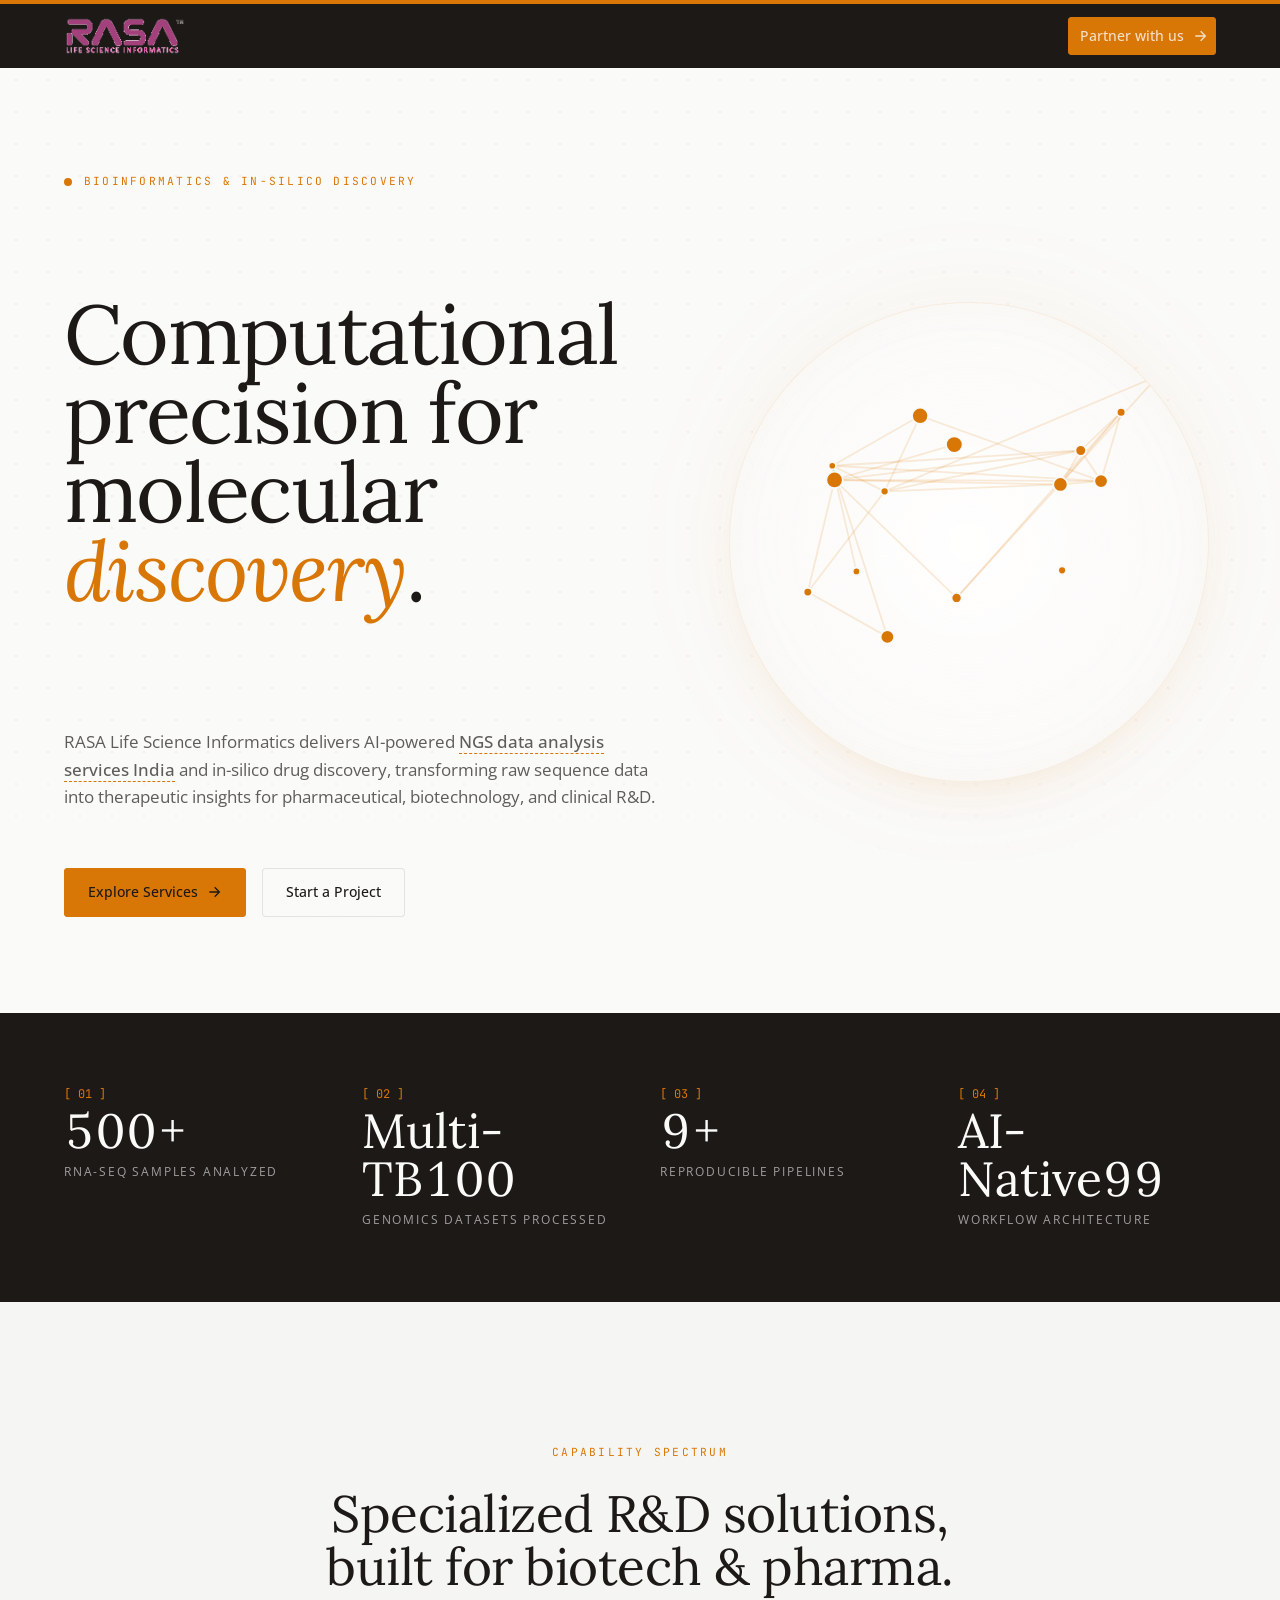
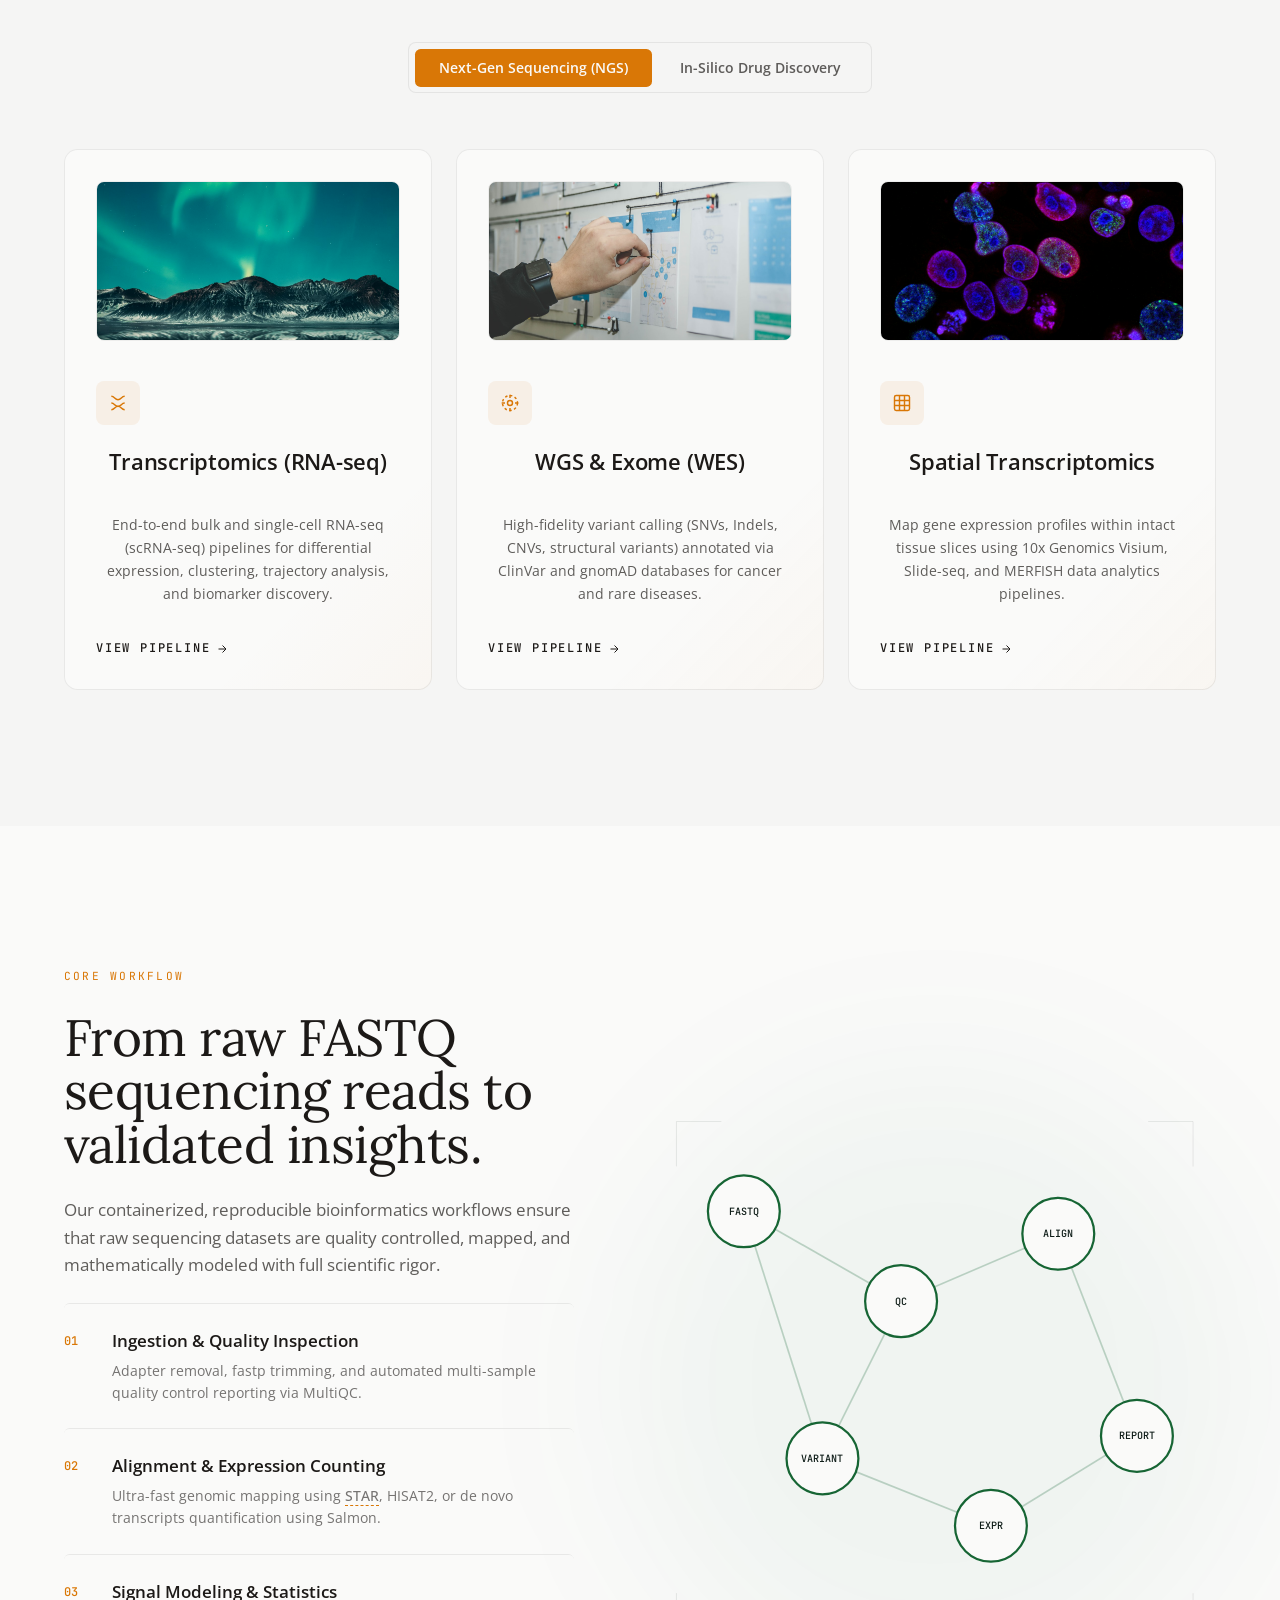
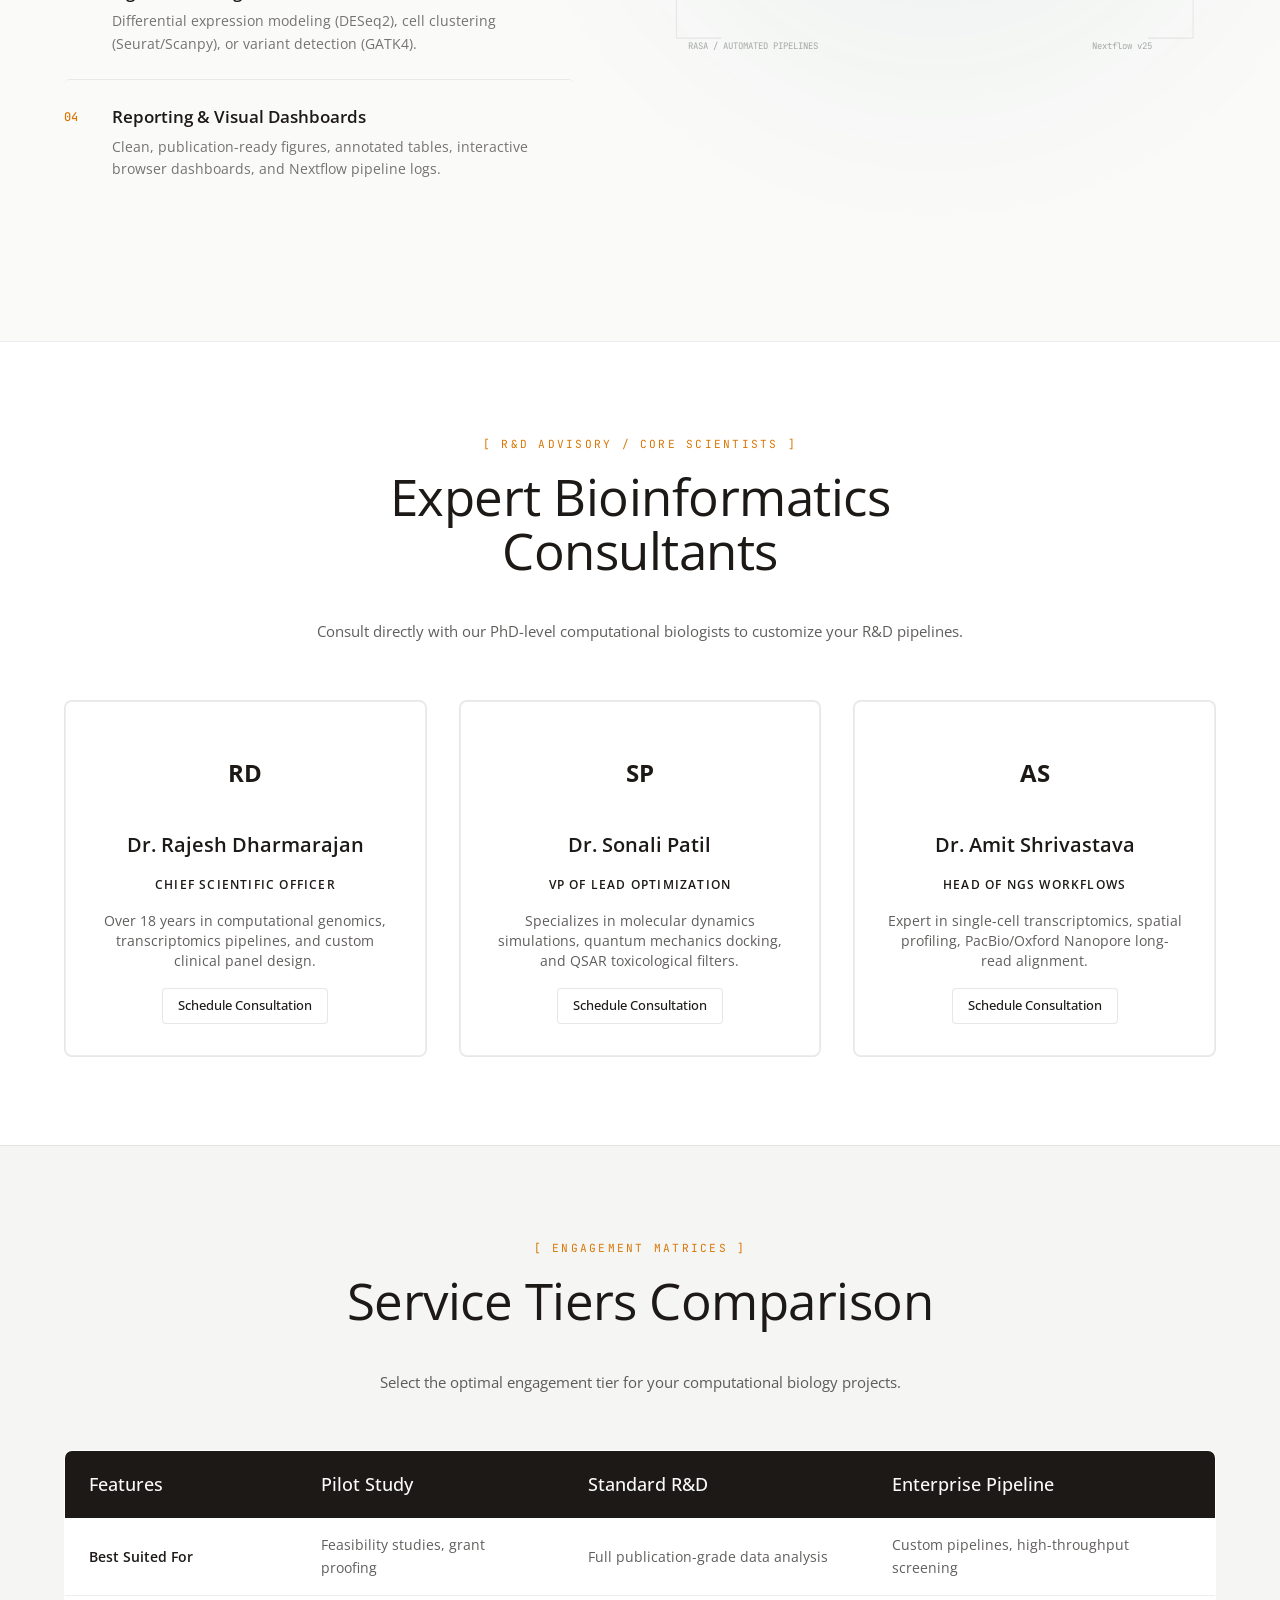
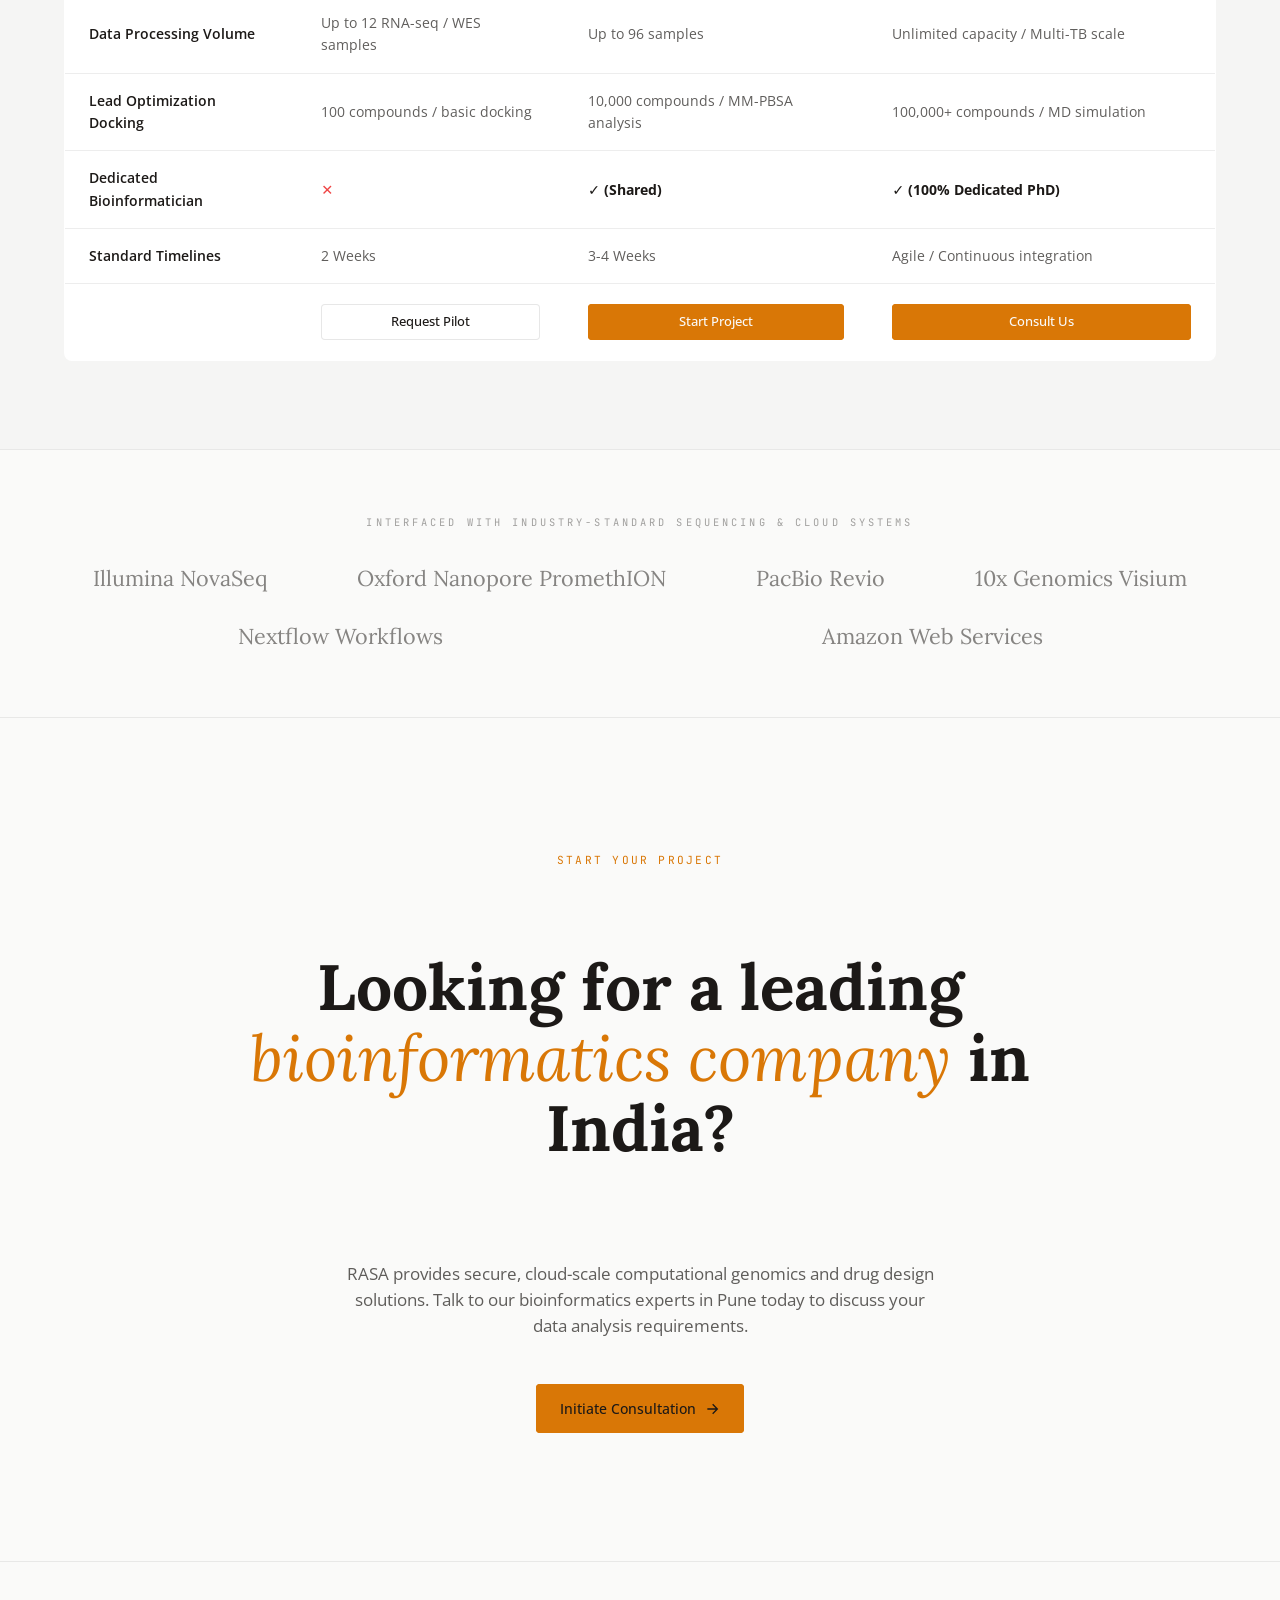
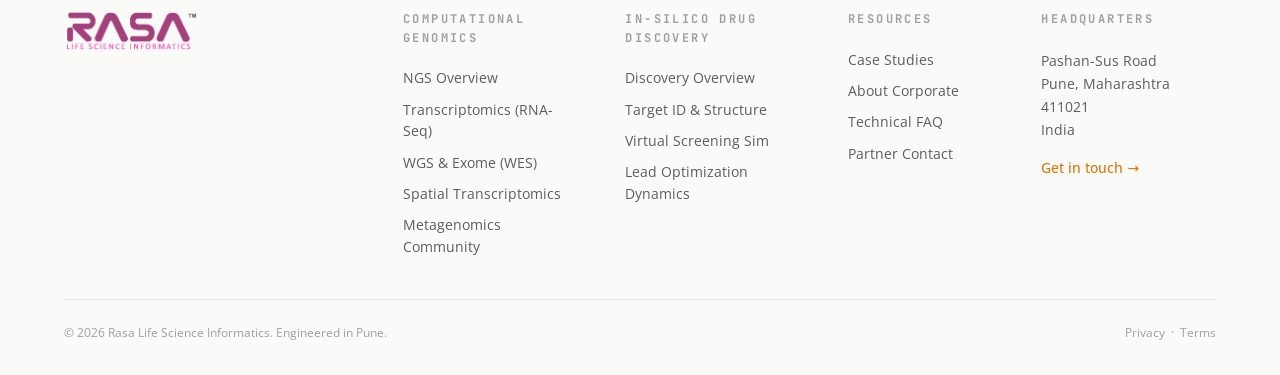
<file: index.html>
<!DOCTYPE html>
<html lang="en">
<head>
  <meta charset="UTF-8">
  <meta name="viewport" content="width=device-width, initial-scale=1.0">
  <title>RASA Life Science Informatics | Bioinformatics & NGS Services India</title>
  <meta name="description" content="RASA Life Science Informatics provides AI-powered NGS data analysis services, transcriptomics, epigenomics, and in-silico drug discovery pipelines in India.">
  <link rel="icon" type="image/svg+xml" href="favicon.svg">
  <link rel="preconnect" href="https://fonts.googleapis.com">
  <link rel="preconnect" href="https://fonts.gstatic.com" crossorigin>
  <link href="https://fonts.googleapis.com/css2?family=Instrument+Serif:ital@0;1&family=Inter:wght@300;400;500;600;700&family=JetBrains+Mono:wght@400;500&display=swap" rel="stylesheet">
  <link rel="stylesheet" href="theme.css">
</head>
<body class="rasa">
  
  <!--
================================================================
  RASA LSI — HOME PAGE
  WordPress Custom HTML block. Self-contained.
  Design system: "Academic Precision" — cream + ink + forest leaf
  Typography: Instrument Serif / Inter / JetBrains Mono
================================================================
-->







<!-- =============== HEADER =============== -->
<header class="rasa rasa-header">
  <div class="rasa-header__inner">
    <div class="rasa-header__group">
      <a href="index.html" class="rasa-brand"><img src="logo.png" alt="RASA LSI Logo" style="height: 38px; width: auto; display: block; object-fit: contain; margin: 0;"></a>
                              <nav class="rasa-nav" aria-label="Primary Nav">
        <div class="rasa-nav__item">
          <a href="services-ngs.html">NGS Analysis <span class="rasa-nav__arrow">▼</span></a>
          <div class="rasa-nav__dropdown">
            <a href="services-ngs.html">Overview</a>
            <a href="services-ngs-transcriptomics.html">Transcriptomics (RNA-Seq)</a>
            <a href="services-ngs-wgs-wes.html">WGS &amp; Exome (WES)</a>
            <a href="services-ngs-spatial.html">Spatial Transcriptomics</a>
            <a href="services-ngs-metagenomics.html">Metagenomics</a>
          </div>
        </div>
        <div class="rasa-nav__item">
          <a href="services-drug-discovery.html">Drug Discovery <span class="rasa-nav__arrow">▼</span></a>
          <div class="rasa-nav__dropdown">
            <a href="services-drug-discovery.html">Overview</a>
            <a href="services-dd-target-id.html">Target ID &amp; Structure</a>
            <a href="services-dd-virtual-screening.html">Virtual Screening</a>
            <a href="services-dd-lead-optimization.html">Lead Optimization</a>
          </div>
        </div>
        <div class="rasa-nav__item"><a href="case-studies.html">Case Studies</a></div>
        <div class="rasa-nav__item"><a href="about.html">About</a></div>
        <div class="rasa-nav__item"><a href="faq.html">FAQ</a></div>
      </nav>
    </div>
    <div class="rasa-header__actions" style="display: flex; align-items: center; gap: 1rem;">
      
      <a href="contact.html" class="rasa-cta-btn">
        Partner with us
        <svg viewBox="0 0 24 24" fill="none" stroke="currentColor" stroke-width="2" aria-hidden="true"><path d="M5 12h14M13 5l7 7-7 7"/></svg>
      </a>
    </div>
  </div>
</header>

<!-- =============== MAIN =============== -->
<main class="rasa rasa-page">

  <!-- HERO -->
  <section class="rasa-hero">
    <div class="rasa-grid-bg" aria-hidden="true"></div>
    <div class="container rasa-hero__grid">
      <div class="rasa-hero__copy">
        <div class="rasa-reveal">
          <span class="rasa-eyebrow">
            <span class="rasa-eyebrow__pulse" aria-hidden="true"></span>
            Bioinformatics &amp; In-Silico Discovery
          </span>
        </div>
        <h1 class="rasa-h1 rasa-reveal" data-delay="1">
          Computational precision for molecular
          <span class="serif italic leaf">discovery</span>.
        </h1>
        <p class="rasa-lede rasa-reveal" data-delay="2">
          RASA Life Science Informatics delivers AI-powered 
          <span class="rasa-tooltip-target">NGS data analysis services India<span class="rasa-tooltip">High-throughput DNA and RNA sequencing workflows.</span></span> 
          and in-silico drug discovery, transforming raw sequence data into therapeutic insights for pharmaceutical, biotechnology, and clinical R&amp;D.
        </p>
        <div class="rasa-reveal" data-delay="3" style="display:flex; flex-wrap:wrap; gap:1rem; padding-top:0.5rem;">
          <a href="services-ngs.html" class="rasa-btn rasa-btn--primary">
            Explore Services
            <svg viewBox="0 0 24 24" fill="none" stroke="currentColor" stroke-width="2" aria-hidden="true"><path d="M5 12h14M13 5l7 7-7 7"/></svg>
          </a>
          <a href="contact.html" class="rasa-btn rasa-btn--ghost">Start a Project</a>
        </div>
      </div>

      <!-- Interactive SVG Network Diagram -->
      <div class="rasa-hero__art rasa-reveal" data-delay="2">
        <svg id="rasa-hero-network" class="rasa-network-canvas" viewBox="0 0 400 400" aria-label="Interactive molecular network diagram"></svg>
      </div>
    </div>
  </section>

  <!-- METRICS -->
  <section class="rasa-section--ink" style="padding: 4.5rem 0;">
    <div class="container">
      <div class="rasa-metrics">
        <div>
          <div class="rasa-metric__idx">[ 01 ]</div>
          <div class="rasa-metric__value" data-count="500" data-suffix="+">0+</div>
          <span class="rasa-metric__label">RNA-seq samples analyzed</span>
        </div>
        <div>
          <div class="rasa-metric__idx">[ 02 ]</div>
          <div class="rasa-metric__value" data-count="100" data-prefix="Multi-TB" data-suffix="">Multi-TB</div>
          <span class="rasa-metric__label">Genomics datasets processed</span>
        </div>
        <div>
          <div class="rasa-metric__idx">[ 03 ]</div>
          <div class="rasa-metric__value" data-count="12" data-suffix="+">0+</div>
          <span class="rasa-metric__label">Reproducible pipelines</span>
        </div>
        <div>
          <div class="rasa-metric__idx">[ 04 ]</div>
          <div class="rasa-metric__value" data-count="99" data-prefix="AI-Native" data-suffix="">AI-Native</div>
          <span class="rasa-metric__label">Workflow architecture</span>
        </div>
      </div>
    </div>
  </section>

  <!-- SPECIALIZED SERVICES (INTERACTIVE TABS) -->
  <section class="rasa-section rasa-section--lg rasa-section--muted">
    <div class="container" style="text-align: center;">
      <div class="rasa-reveal" style="max-width: 700px; margin: 0 auto 3rem;">
        <span class="rasa-eyebrow">Capability Spectrum</span>
        <h2 class="rasa-h2" style="margin-top:1.5rem;">Specialized R&amp;D solutions, built for biotech &amp; pharma.</h2>
      </div>

      <!-- Tab Switcher -->
      <div class="rasa-reveal" data-delay="1">
        <div class="rasa-tabs-nav" role="tablist">
          <button class="rasa-tab-btn is-active" id="tab-ngs" role="tab" aria-selected="true" aria-controls="panel-ngs">Next-Gen Sequencing (NGS)</button>
          <button class="rasa-tab-btn" id="tab-dd" role="tab" aria-selected="false" aria-controls="panel-dd">In-Silico Drug Discovery</button>
        </div>
      </div>

      <!-- NGS Content Panel -->
      <div class="rasa-tab-panel is-active" id="panel-ngs" role="tabpanel" aria-labelledby="tab-ngs">
         <div class="rasa-services-grid">
           <div class="rasa-card zoom-parent">
             <div class="rasa-card__img-wrap"><img src="images/dna_sequencing_flow.png" alt="Transcriptomics"></div>
             <div class="rasa-card__icon-wrap">
               <svg viewBox="0 0 24 24"><path d="M4 4c4 0 4 4 8 4s4-4 8-4M4 12c4 0 4 4 8 4s4-4 8-4M4 20c4 0 4-4 8-4s4 4 8 4"/></svg>
             </div>
             <h3 class="rasa-card__title">Transcriptomics (RNA-seq)</h3>
             <p class="rasa-card__body">End-to-end bulk and single-cell RNA-seq (scRNA-seq) pipelines for differential expression, clustering, trajectory analysis, and biomarker discovery.</p>
             <a href="services-ngs-transcriptomics.html" class="rasa-card__more">View Pipeline <svg viewBox="0 0 24 24" fill="none" stroke="currentColor" stroke-width="2" aria-hidden="true"><path d="M5 12h14M13 5l7 7-7 7"/></svg></a>
           </div>
 
           <div class="rasa-card zoom-parent">
             <div class="rasa-card__img-wrap"><img src="images/computational_biologist_cluster.png" alt="WGS &amp; Exome"></div>
             <div class="rasa-card__icon-wrap">
               <svg viewBox="0 0 24 24"><circle cx="12" cy="12" r="3"/><circle cx="12" cy="12" r="9" stroke-dasharray="3 3"/><path d="M12 2v4M12 18v4M2 12h4M18 12h4"/></svg>
             </div>
             <h3 class="rasa-card__title">WGS &amp; Exome (WES)</h3>
             <p class="rasa-card__body">High-fidelity variant calling (SNVs, Indels, CNVs, structural variants) annotated via ClinVar and gnomAD databases for cancer and rare diseases.</p>
             <a href="services-ngs-wgs-wes.html" class="rasa-card__more">View Pipeline <svg viewBox="0 0 24 24" fill="none" stroke="currentColor" stroke-width="2" aria-hidden="true"><path d="M5 12h14M13 5l7 7-7 7"/></svg></a>
           </div>
 
           <div class="rasa-card zoom-parent">
             <div class="rasa-card__img-wrap"><img src="images/spatial_cell_mapping.png" alt="Spatial Transcriptomics"></div>
             <div class="rasa-card__icon-wrap">
               <svg viewBox="0 0 24 24"><rect x="3" y="3" width="18" height="18" rx="2"/><path d="M9 3v18M15 3v18M3 9h18M3 15h18"/></svg>
             </div>
             <h3 class="rasa-card__title">Spatial Transcriptomics</h3>
             <p class="rasa-card__body">Map gene expression profiles within intact tissue slices using 10x Genomics Visium, Slide-seq, and MERFISH data analytics pipelines.</p>
             <a href="services-ngs-spatial.html" class="rasa-card__more">View Pipeline <svg viewBox="0 0 24 24" fill="none" stroke="currentColor" stroke-width="2" aria-hidden="true"><path d="M5 12h14M13 5l7 7-7 7"/></svg></a>
           </div>
         </div>
       </div>
 
       <!-- Drug Discovery Panel -->
       <div class="rasa-tab-panel" id="panel-dd" role="tabpanel" aria-labelledby="tab-dd">
         <div class="rasa-services-grid">
           <div class="rasa-card zoom-parent">
             <div class="rasa-card__img-wrap"><img src="images/molecular_docking_3d.png" alt="Target ID &amp; Structure"></div>
             <div class="rasa-card__icon-wrap">
               <svg viewBox="0 0 24 24"><path d="M6 2v6a6 6 0 0 0 12 0V2M6 22v-6a6 6 0 0 1 12 0v6M6 2h12M6 22h12"/></svg>
             </div>
             <h3 class="rasa-card__title">Target ID &amp; Structure</h3>
             <p class="rasa-card__body">Integrative mining of transcriptomic &amp; clinical data paired with high-accuracy 3D structural prediction utilizing AlphaFold2 models.</p>
             <a href="services-dd-target-id.html" class="rasa-card__more">Explore Target ID <svg viewBox="0 0 24 24" fill="none" stroke="currentColor" stroke-width="2" aria-hidden="true"><path d="M5 12h14M13 5l7 7-7 7"/></svg></a>
           </div>
 
           <div class="rasa-card zoom-parent">
             <div class="rasa-card__img-wrap"><img src="images/lab_collaboration_science.png" alt="Virtual Screening"></div>
             <div class="rasa-card__icon-wrap">
               <svg viewBox="0 0 24 24"><circle cx="6" cy="6" r="3"/><circle cx="6" cy="18" r="3"/><circle cx="18" cy="12" r="3"/><path d="M9 6c6 0 6 6 6 6M9 18c6 0 6-6 6-6"/></svg>
             </div>
             <h3 class="rasa-card__title">Virtual Screening</h3>
             <p class="rasa-card__body">High-throughput structure-based virtual screening and shape-based pharmacophore docking of commercial compound databases.</p>
             <a href="services-dd-virtual-screening.html" class="rasa-card__more">Explore Screening <svg viewBox="0 0 24 24" fill="none" stroke="currentColor" stroke-width="2" aria-hidden="true"><path d="M5 12h14M13 5l7 7-7 7"/></svg></a>
           </div>
 
           <div class="rasa-card zoom-parent">
             <div class="rasa-card__img-wrap"><img src="images/computational_biologist_cluster.png" alt="Lead Optimization"></div>
             <div class="rasa-card__icon-wrap">
               <svg viewBox="0 0 24 24"><path d="M12 2 4 5v7c0 5 3.5 8.5 8 10 4.5-1.5 8-5 8-10V5l-8-3z"/><path d="m9 12 2 2 4-4"/></svg>
             </div>
             <h3 class="rasa-card__title">Lead Optimization</h3>
             <p class="rasa-card__body">Refine hit binding affinities with GROMACS molecular dynamics, ML QSAR modeling, SwissADME profiling, and toxicity filters.</p>
             <a href="services-dd-lead-optimization.html" class="rasa-card__more">Explore Optimization <svg viewBox="0 0 24 24" fill="none" stroke="currentColor" stroke-width="2" aria-hidden="true"><path d="M5 12h14M13 5l7 7-7 7"/></svg></a>
           </div>
         </div>
       </div>
    </div>
  </section>

  <!-- PIPELINE -->
  <section class="rasa-section rasa-section--lg">
    <div class="container rasa-pipe-grid">
      <div class="rasa-reveal">
        <span class="rasa-eyebrow">Core Workflow</span>
        <h2 class="rasa-h2" style="margin: 1.5rem 0;">From raw FASTQ sequencing reads to validated insights.</h2>
        <p class="rasa-lede">
          Our containerized, reproducible bioinformatics workflows ensure that raw sequencing datasets 
          are quality controlled, mapped, and mathematically modeled with full scientific rigor.
        </p>
        <div class="rasa-pipe-list">
          <div class="rasa-pipe-row">
            <span class="rasa-pipe-row__num">01</span>
            <div>
              <div class="rasa-pipe-row__title">Ingestion &amp; Quality Inspection</div>
              <div class="rasa-pipe-row__body">Adapter removal, fastp trimming, and automated multi-sample quality control reporting via MultiQC.</div>
            </div>
          </div>
          <div class="rasa-pipe-row">
            <span class="rasa-pipe-row__num">02</span>
            <div>
              <div class="rasa-pipe-row__title">Alignment &amp; Expression Counting</div>
              <div class="rasa-pipe-row__body">Ultra-fast genomic mapping using 
                <span class="rasa-tooltip-target">STAR<span class="rasa-tooltip">Spliced Transcripts Alignment to a Reference - high speed RNA-seq aligner.</span></span>, 
                HISAT2, or de novo transcripts quantification using Salmon.
              </div>
            </div>
          </div>
          <div class="rasa-pipe-row">
            <span class="rasa-pipe-row__num">03</span>
            <div>
              <div class="rasa-pipe-row__title">Signal Modeling &amp; Statistics</div>
              <div class="rasa-pipe-row__body">Differential expression modeling (DESeq2), cell clustering (Seurat/Scanpy), or variant detection (GATK4).</div>
            </div>
          </div>
          <div class="rasa-pipe-row">
            <span class="rasa-pipe-row__num">04</span>
            <div>
              <div class="rasa-pipe-row__title">Reporting &amp; Visual Dashboards</div>
              <div class="rasa-pipe-row__body">Clean, publication-ready figures, annotated tables, interactive browser dashboards, and Nextflow pipeline logs.</div>
            </div>
          </div>
        </div>
      </div>

      <!-- Dynamic SVG Schematic -->
      <div class="rasa-reveal" data-delay="2" style="position: relative;">
        <div style="position: absolute; inset: -2rem; background: rgba(22,101,52,0.04); filter: blur(80px); border-radius: 50%; z-index: 0;"></div>
        <svg viewBox="0 0 500 500" style="width: 100%; position: relative; z-index: 1;" aria-hidden="true" role="img">
          <defs>
            <linearGradient id="rasa-pipe-grad" x1="0" y1="0" x2="1" y2="1">
              <stop offset="0%" stop-color="#166534" stop-opacity="0.3"/>
              <stop offset="100%" stop-color="#166534" stop-opacity="0.05"/>
            </linearGradient>
          </defs>
          <!-- Grid connections -->
          <g stroke="rgba(22,101,52,0.25)" stroke-width="1.5" fill="none">
            <path d="M80,100 Q150,140 220,180"/>
            <path d="M220,180 Q290,150 360,120"/>
            <path d="M220,180 Q185,250 150,320"/>
            <path d="M360,120 Q395,210 430,300"/>
            <path d="M150,320 Q225,350 300,380"/>
            <path d="M300,380 Q365,340 430,300"/>
            <path d="M80,100 Q115,210 150,320"/>
          </g>
          <!-- Nodes -->
          <g fill="var(--cream)">
            <circle cx="80" cy="100" r="32" stroke="#166534" stroke-width="2"/>
            <circle cx="220" cy="180" r="32" stroke="#166534" stroke-width="2"/>
            <circle cx="360" cy="120" r="32" stroke="#166534" stroke-width="2"/>
            <circle cx="150" cy="320" r="32" stroke="#166534" stroke-width="2"/>
            <circle cx="300" cy="380" r="32" stroke="#166534" stroke-width="2"/>
            <circle cx="430" cy="300" r="32" stroke="#166534" stroke-width="2"/>
          </g>
          <!-- Node Texts -->
          <g font-family="JetBrains Mono, monospace" font-size="9" fill="#0c1a16" text-anchor="middle" font-weight="500">
            <text x="80" y="103">FASTQ</text>
            <text x="220" y="183">QC</text>
            <text x="360" y="123">ALIGN</text>
            <text x="150" y="323">VARIANT</text>
            <text x="300" y="383">EXPR</text>
            <text x="430" y="303">REPORT</text>
          </g>
          <!-- Ticks -->
          <g stroke="rgba(12,26,22,0.08)" stroke-width="1">
            <line x1="20" y1="20" x2="60" y2="20"/><line x1="20" y1="20" x2="20" y2="60"/>
            <line x1="480" y1="20" x2="440" y2="20"/><line x1="480" y1="20" x2="480" y2="60"/>
            <line x1="20" y1="480" x2="60" y2="480"/><line x1="20" y1="480" x2="20" y2="440"/>
            <line x1="480" y1="480" x2="440" y2="480"/><line x1="480" y1="480" x2="480" y2="440"/>
          </g>
          <g font-family="JetBrains Mono, monospace" font-size="8" fill="#0c1a16" opacity="0.35">
            <text x="30" y="490">RASA / AUTOMATED PIPELINES</text>
            <text x="390" y="490">Nextflow v25</text>
          </g>
        </svg>
      </div>
    </div>
  </section>

  <!-- PLATFORMS -->
  
      <!-- EXPERT ADVISORY / CORE SCIENTISTS -->
      <section class="rasa-section" style="background: #ffffff; border-top: 1px solid var(--border); padding: 5.5rem 0;">
        <div class="container">
          <div style="text-align: center; max-width: 700px; margin: 0 auto 3.5rem;">
            <span class="rasa-eyebrow">[ R&amp;D Advisory / Core Scientists ]</span>
            <h2 class="rasa-h2" style="margin-top: 1rem; font-family: var(--font-serif); font-weight: normal;">Expert Bioinformatics Consultants</h2>
            <p style="color: var(--foreground-70); font-size: 0.95rem;">Consult directly with our PhD-level computational biologists to customize your R&amp;D pipelines.</p>
          </div>
          <div style="display: grid; grid-template-columns: repeat(auto-fit, minmax(280px, 1fr)); gap: 2rem;">
            <!-- Scientist 1 -->
            <div class="rasa-value-card" style="padding: 2rem; display: flex; flex-direction: column; gap: 1rem; align-items: center; text-align: center;">
              <div style="width: 80px; height: 80px; border-radius: 50%; background: var(--primary-soft); color: var(--primary); display: flex; align-items: center; justify-content: center; font-size: 1.5rem; font-weight: 700; border: 2px solid var(--primary);">
                RD
              </div>
              <h3 style="font-size: 1.25rem; font-weight: 600; margin: 0; font-family: var(--font-serif);">Dr. Rajesh Dharmarajan</h3>
              <span style="font-size: 0.75rem; text-transform: uppercase; color: var(--primary); font-weight: 600; letter-spacing: 0.1em;">Chief Scientific Officer</span>
              <p style="font-size: 0.85rem; color: var(--foreground-70); margin: 0; line-height: 1.5;">Over 18 years in computational genomics, transcriptomics pipelines, and custom clinical panel design.</p>
              <a href="contact.html" class="rasa-btn rasa-btn--ghost" style="font-size: 0.8rem; padding: 0.5rem 1rem; margin-top: auto; border: 1px solid var(--primary);">Schedule Consultation</a>
            </div>
            <!-- Scientist 2 -->
            <div class="rasa-value-card" style="padding: 2rem; display: flex; flex-direction: column; gap: 1rem; align-items: center; text-align: center;">
              <div style="width: 80px; height: 80px; border-radius: 50%; background: var(--primary-soft); color: var(--primary); display: flex; align-items: center; justify-content: center; font-size: 1.5rem; font-weight: 700; border: 2px solid var(--primary);">
                SP
              </div>
              <h3 style="font-size: 1.25rem; font-weight: 600; margin: 0; font-family: var(--font-serif);">Dr. Sonali Patil</h3>
              <span style="font-size: 0.75rem; text-transform: uppercase; color: var(--primary); font-weight: 600; letter-spacing: 0.1em;">VP of Lead Optimization</span>
              <p style="font-size: 0.85rem; color: var(--foreground-70); margin: 0; line-height: 1.5;">Specializes in molecular dynamics simulations, quantum mechanics docking, and QSAR toxicological filters.</p>
              <a href="contact.html" class="rasa-btn rasa-btn--ghost" style="font-size: 0.8rem; padding: 0.5rem 1rem; margin-top: auto; border: 1px solid var(--primary);">Schedule Consultation</a>
            </div>
            <!-- Scientist 3 -->
            <div class="rasa-value-card" style="padding: 2rem; display: flex; flex-direction: column; gap: 1rem; align-items: center; text-align: center;">
              <div style="width: 80px; height: 80px; border-radius: 50%; background: var(--primary-soft); color: var(--primary); display: flex; align-items: center; justify-content: center; font-size: 1.5rem; font-weight: 700; border: 2px solid var(--primary);">
                AS
              </div>
              <h3 style="font-size: 1.25rem; font-weight: 600; margin: 0; font-family: var(--font-serif);">Dr. Amit Shrivastava</h3>
              <span style="font-size: 0.75rem; text-transform: uppercase; color: var(--primary); font-weight: 600; letter-spacing: 0.1em;">Head of NGS Workflows</span>
              <p style="font-size: 0.85rem; color: var(--foreground-70); margin: 0; line-height: 1.5;">Expert in single-cell transcriptomics, spatial profiling, PacBio/Oxford Nanopore long-read alignment.</p>
              <a href="contact.html" class="rasa-btn rasa-btn--ghost" style="font-size: 0.8rem; padding: 0.5rem 1rem; margin-top: auto; border: 1px solid var(--primary);">Schedule Consultation</a>
            </div>
          </div>
        </div>
      </section>

      <!-- TUITION PROJECT COMPARISON TABLE -->
      <section class="rasa-section rasa-section--muted" style="border-top: 1px solid var(--border); padding: 5.5rem 0;">
        <div class="container">
          <div style="text-align: center; max-width: 700px; margin: 0 auto 3.5rem;">
            <span class="rasa-eyebrow">[ Engagement Matrices ]</span>
            <h2 class="rasa-h2" style="margin-top: 1rem; font-family: var(--font-serif); font-weight: normal;">Service Tiers Comparison</h2>
            <p style="color: var(--foreground-70); font-size: 0.95rem;">Select the optimal engagement tier for your computational biology projects.</p>
          </div>
          <div style="overflow-x: auto;">
            <table style="width: 100%; border-collapse: collapse; background: #ffffff; border-radius: var(--radius); overflow: hidden; border: 1px solid var(--border); font-size: 0.9rem;">
              <thead>
                <tr style="background: var(--ink); color: #fafaf9; text-align: left;">
                  <th style="padding: 1.25rem 1.5rem; font-family: var(--font-serif); font-size: 1.1rem; font-weight: 500;">Features</th>
                  <th style="padding: 1.25rem 1.5rem; font-family: var(--font-serif); font-size: 1.1rem; font-weight: 500;">Pilot Study</th>
                  <th style="padding: 1.25rem 1.5rem; font-family: var(--font-serif); font-size: 1.1rem; font-weight: 500;">Standard R&amp;D</th>
                  <th style="padding: 1.25rem 1.5rem; font-family: var(--font-serif); font-size: 1.1rem; font-weight: 500;">Enterprise Pipeline</th>
                </tr>
              </thead>
              <tbody>
                <tr style="border-bottom: 1px solid var(--border);">
                  <td style="padding: 1rem 1.5rem; font-weight: 600;">Best Suited For</td>
                  <td style="padding: 1rem 1.5rem; color: var(--foreground-70);">Feasibility studies, grant proofing</td>
                  <td style="padding: 1rem 1.5rem; color: var(--foreground-70);">Full publication-grade data analysis</td>
                  <td style="padding: 1rem 1.5rem; color: var(--foreground-70);">Custom pipelines, high-throughput screening</td>
                </tr>
                <tr style="border-bottom: 1px solid var(--border);">
                  <td style="padding: 1rem 1.5rem; font-weight: 600;">Data Processing Volume</td>
                  <td style="padding: 1rem 1.5rem; color: var(--foreground-70);">Up to 12 RNA-seq / WES samples</td>
                  <td style="padding: 1rem 1.5rem; color: var(--foreground-70);">Up to 96 samples</td>
                  <td style="padding: 1rem 1.5rem; color: var(--foreground-70);">Unlimited capacity / Multi-TB scale</td>
                </tr>
                <tr style="border-bottom: 1px solid var(--border);">
                  <td style="padding: 1rem 1.5rem; font-weight: 600;">Lead Optimization Docking</td>
                  <td style="padding: 1rem 1.5rem; color: var(--foreground-70);">100 compounds / basic docking</td>
                  <td style="padding: 1rem 1.5rem; color: var(--foreground-70);">10,000 compounds / MM-PBSA analysis</td>
                  <td style="padding: 1rem 1.5rem; color: var(--foreground-70);">100,000+ compounds / MD simulation</td>
                </tr>
                <tr style="border-bottom: 1px solid var(--border);">
                  <td style="padding: 1rem 1.5rem; font-weight: 600;">Dedicated Bioinformatician</td>
                  <td style="padding: 1rem 1.5rem; color: #ef4444; font-weight: bold;">✕</td>
                  <td style="padding: 1rem 1.5rem; color: var(--primary); font-weight: bold;">✓ (Shared)</td>
                  <td style="padding: 1rem 1.5rem; color: var(--primary); font-weight: bold;">✓ (100% Dedicated PhD)</td>
                </tr>
                <tr style="border-bottom: 1px solid var(--border);">
                  <td style="padding: 1rem 1.5rem; font-weight: 600;">Standard Timelines</td>
                  <td style="padding: 1rem 1.5rem; color: var(--foreground-70);">2 Weeks</td>
                  <td style="padding: 1rem 1.5rem; color: var(--foreground-70);">3-4 Weeks</td>
                  <td style="padding: 1rem 1.5rem; color: var(--foreground-70);">Agile / Continuous integration</td>
                </tr>
                <tr>
                  <td style="padding: 1.25rem 1.5rem;"></td>
                  <td style="padding: 1.25rem 1.5rem;"><a href="contact.html" class="rasa-btn rasa-btn--ghost" style="padding: 0.5rem 1rem; font-size: 0.8rem; width: 100%; text-align: center; display: block;">Request Pilot</a></td>
                  <td style="padding: 1.25rem 1.5rem;"><a href="contact.html" class="rasa-btn rasa-btn--primary" style="padding: 0.5rem 1rem; font-size: 0.8rem; width: 100%; text-align: center; display: block; color:#fafaf9 !important;">Start Project</a></td>
                  <td style="padding: 1.25rem 1.5rem;"><a href="contact.html" class="rasa-btn rasa-btn--primary" style="padding: 0.5rem 1rem; font-size: 0.8rem; width: 100%; text-align: center; display: block; color:#fafaf9 !important;">Consult Us</a></td>
                </tr>
              </tbody>
            </table>
          </div>
        </div>
      </section>
<section class="rasa-platforms">
    <div class="container">
      <p class="rasa-platforms__label">Interfaced with industry-standard sequencing &amp; cloud systems</p>
      <div class="rasa-platforms__row">
        <span class="rasa-platforms__item">Illumina NovaSeq</span>
        <span class="rasa-platforms__item">Oxford Nanopore PromethION</span>
        <span class="rasa-platforms__item">PacBio Revio</span>
        <span class="rasa-platforms__item">10x Genomics Visium</span>
        <span class="rasa-platforms__item">Nextflow Workflows</span>
        <span class="rasa-platforms__item">Amazon Web Services</span>
      </div>
    </div>
  </section>

  <!-- CTA -->
  <section class="rasa-cta">
    <div class="container rasa-cta__inner">
      <div class="rasa-reveal">
        <span class="rasa-eyebrow">Start Your Project</span>
      </div>
      <h2 class="rasa-cta__heading rasa-reveal" data-delay="1">Looking for a leading <span class="serif italic leaf">bioinformatics company</span> in India?</h2>
      <p class="rasa-cta__body rasa-reveal" data-delay="2">
        RASA provides secure, cloud-scale computational genomics and drug design solutions. Talk to our bioinformatics experts in Pune today to discuss your data analysis requirements.
      </p>
      <div class="rasa-reveal" data-delay="3">
        <a href="contact.html" class="rasa-btn rasa-btn--primary">
          Initiate Consultation
          <svg viewBox="0 0 24 24" fill="none" stroke="currentColor" stroke-width="2" aria-hidden="true"><path d="M5 12h14M13 5l7 7-7 7"/></svg>
        </a>
      </div>
    </div>
  </section>

</main>

<!-- =============== FOOTER =============== -->
<footer class="rasa rasa-footer">
  <div class="container">
    <div class="rasa-footer__grid">
      <div>
        <div class="rasa-footer__brand"><img src="logo.png" alt="RASA LSI Logo" style="height: 42px; width: auto; display: block; object-fit: contain;"></div>
      </div>
      <div>
        <h4>Computational Genomics</h4>
        <a href="services-ngs.html">NGS Overview</a>
        <a href="services-ngs-transcriptomics.html">Transcriptomics (RNA-Seq)</a>
        <a href="services-ngs-wgs-wes.html">WGS &amp; Exome (WES)</a>
        <a href="services-ngs-spatial.html">Spatial Transcriptomics</a>
        <a href="services-ngs-metagenomics.html">Metagenomics Community</a>
      </div>
      <div>
        <h4>In-Silico Drug Discovery</h4>
        <a href="services-drug-discovery.html">Discovery Overview</a>
        <a href="services-dd-target-id.html">Target ID &amp; Structure</a>
        <a href="services-dd-virtual-screening.html">Virtual Screening Sim</a>
        <a href="services-dd-lead-optimization.html">Lead Optimization Dynamics</a>
      </div>
      <div>
        <h4>Resources</h4>
        <a href="case-studies.html">Case Studies</a>
        <a href="about.html">About Corporate</a>
        <a href="faq.html">Technical FAQ</a>
        <a href="contact.html">Partner Contact</a>
      </div>
      <div>
        <h4>Headquarters</h4>
        <p style="font-size: 0.875rem; color: var(--foreground-70); line-height: 1.65; margin: 0 0 1rem;">
          Pashan-Sus Road<br>
          Pune, Maharashtra 411021<br>
          India
        </p>
        <a href="contact.html" style="font-weight: 500; color: var(--leaf);">Get in touch →</a>
      </div>
    </div>
    <div class="rasa-footer__bottom">
      <span>© <span id="rasa-year">2026</span> Rasa Life Science Informatics. Engineered in Pune.</span>
      <span><a href="/privacy">Privacy</a> &nbsp;·&nbsp; <a href="/terms">Terms</a></span>
    </div>
  </div>
</footer>
  <script>

(function () {
  var y = document.getElementById('rasa-year');
  if (y) y.textContent = new Date().getFullYear();

    // Active navigation link detection
  try {
    var path = window.location.pathname;
    var page = path.split('/').pop();
    if (!page || page === '') page = 'index.html';
    document.querySelectorAll('.rasa-nav a').forEach(function (a) {
      a.classList.remove('is-active');
      var href = a.getAttribute('href').split('#')[0].split('/').pop();
      if (href === page) a.classList.add('is-active');
    });
  } catch (e) {}

  // Reveal animations on scroll
  var reveals = document.querySelectorAll('.rasa-reveal');
  var ioReveal = new IntersectionObserver(function (entries) {
    entries.forEach(function (e) {
      if (e.isIntersecting) {
        e.target.classList.add('is-visible');
        ioReveal.unobserve(e.target);
      }
    });
  }, { threshold: 0.1 });
  reveals.forEach(function (el) { ioReveal.observe(el); });

  // Metrics counter animations
  var metrics = document.querySelectorAll('.rasa-metric__value');
  var ioMetrics = new IntersectionObserver(function (entries) {
    entries.forEach(function (e) {
      if (e.isIntersecting) {
        var el = e.target;
        var targetVal = parseInt(el.getAttribute('data-count'), 10);
        var prefix = el.getAttribute('data-prefix') || '';
        var suffix = el.getAttribute('data-suffix') || '';
        if (!isNaN(targetVal)) {
          var current = 0;
          var duration = 1500; // ms
          var stepTime = Math.max(Math.floor(duration / targetVal), 15);
          var timer = setInterval(function () {
            current += Math.ceil(targetVal / 60);
            if (current >= targetVal) {
              current = targetVal;
              clearInterval(timer);
            }
            el.textContent = prefix + current + suffix;
          }, stepTime);
        } else {
          el.textContent = prefix || el.textContent;
        }
        ioMetrics.unobserve(el);
      }
    });
  }, { threshold: 0.1 });
  metrics.forEach(function (el) { ioMetrics.observe(el); });

  // Interactive Tabs
  var tabButtons = document.querySelectorAll('.rasa-tab-btn');
  var tabPanels = document.querySelectorAll('.rasa-tab-panel');
  tabButtons.forEach(function (btn) {
    btn.addEventListener('click', function () {
      tabButtons.forEach(function (b) {
        b.classList.remove('is-active');
        b.setAttribute('aria-selected', 'false');
      });
      tabPanels.forEach(function (p) { p.classList.remove('is-active'); });

      btn.classList.add('is-active');
      btn.setAttribute('aria-selected', 'true');
      var controls = btn.getAttribute('aria-controls');
      var targetPanel = document.getElementById(controls);
      if (targetPanel) targetPanel.classList.add('is-active');
    });
  });

  // Dynamic Interactive SVG Network Diagram Simulation
  (function () {
    var svg = document.getElementById('rasa-hero-network');
    if (!svg) return;
    
    var width = 400;
    var height = 400;
    var numNodes = 15;
    var nodes = [];
    var links = [];
    var mouse = { x: width / 2, y: height / 2, active: false };

    // Initialize random nodes
    for (var i = 0; i < numNodes; i++) {
      nodes.push({
        x: Math.random() * (width - 100) + 50,
        y: Math.random() * (height - 100) + 50,
        vx: (Math.random() - 0.5) * 0.8,
        vy: (Math.random() - 0.5) * 0.8,
        radius: Math.random() * 4 + 3,
        element: null
      });
    }

    // Generate random connection linkages
    for (var i = 0; i < nodes.length; i++) {
      for (var j = i + 1; j < nodes.length; j++) {
        if (Math.random() < 0.28) {
          links.push({ source: i, target: j, element: null });
        }
      }
    }

    // Create SVG elements
    var linkGroup = document.createElementNS("http://www.w3.org/2000/svg", "g");
    linkGroup.setAttribute("stroke", "rgba(217, 119, 6, 0.15)");
    linkGroup.setAttribute("stroke-width", "1.5");
    svg.appendChild(linkGroup);

    var nodeGroup = document.createElementNS("http://www.w3.org/2000/svg", "g");
    svg.appendChild(nodeGroup);

    links.forEach(function (l) {
      var line = document.createElementNS("http://www.w3.org/2000/svg", "line");
      linkGroup.appendChild(line);
      l.element = line;
    });

    nodes.forEach(function (n) {
      var circle = document.createElementNS("http://www.w3.org/2000/svg", "circle");
      circle.setAttribute("r", n.radius);
      circle.setAttribute("fill", "#d97706");
      circle.setAttribute("stroke", "#f8f9fa");
      circle.setAttribute("stroke-width", "1.5");
      nodeGroup.appendChild(circle);
      n.element = circle;
    });

    // Tracking mouse movements
    svg.addEventListener('mousemove', function (e) {
      var rect = svg.getBoundingClientRect();
      mouse.x = (e.clientX - rect.left) * (width / rect.width);
      mouse.y = (e.clientY - rect.top) * (height / rect.height);
      mouse.active = true;
    });

    svg.addEventListener('mouseleave', function () {
      mouse.active = false;
    });

    // Physics Engine Loop
    function updatePhysics() {
      nodes.forEach(function (n) {
        // Friction / Inertia
        n.x += n.vx;
        n.y += n.vy;

        // Boundary bounce check
        if (n.x < 15 || n.x > width - 15) { n.vx *= -1; n.x = Math.max(15, Math.min(width - 15, n.x)); }
        if (n.y < 15 || n.y > height - 15) { n.vy *= -1; n.y = Math.max(15, Math.min(height - 15, n.y)); }

        // Interaction with mouse pointer (attraction/spring gravity)
        if (mouse.active) {
          var dx = mouse.x - n.x;
          var dy = mouse.y - n.y;
          var dist = Math.sqrt(dx * dx + dy * dy);
          if (dist < 120) {
            var force = (120 - dist) / 1500;
            n.vx += dx * force;
            n.vy += dy * force;
          }
        }

        // Limit velocity
        var speed = Math.sqrt(n.vx * n.vx + n.vy * n.vy);
        var maxSpeed = 1.8;
        if (speed > maxSpeed) {
          n.vx = (n.vx / speed) * maxSpeed;
          n.vy = (n.vy / speed) * maxSpeed;
        }

        // Apply visual attributes
        n.element.setAttribute("cx", n.x.toFixed(1));
        n.element.setAttribute("cy", n.y.toFixed(1));
      });

      links.forEach(function (l) {
        var s = nodes[l.source];
        var t = nodes[l.target];
        l.element.setAttribute("x1", s.x.toFixed(1));
        l.element.setAttribute("y1", s.y.toFixed(1));
        l.element.setAttribute("x2", t.x.toFixed(1));
        l.element.setAttribute("y2", t.y.toFixed(1));
      });

      requestAnimationFrame(updatePhysics);
    }
    
    updatePhysics();
  })();

})();

  
</script>
</body>
</html>
</file>
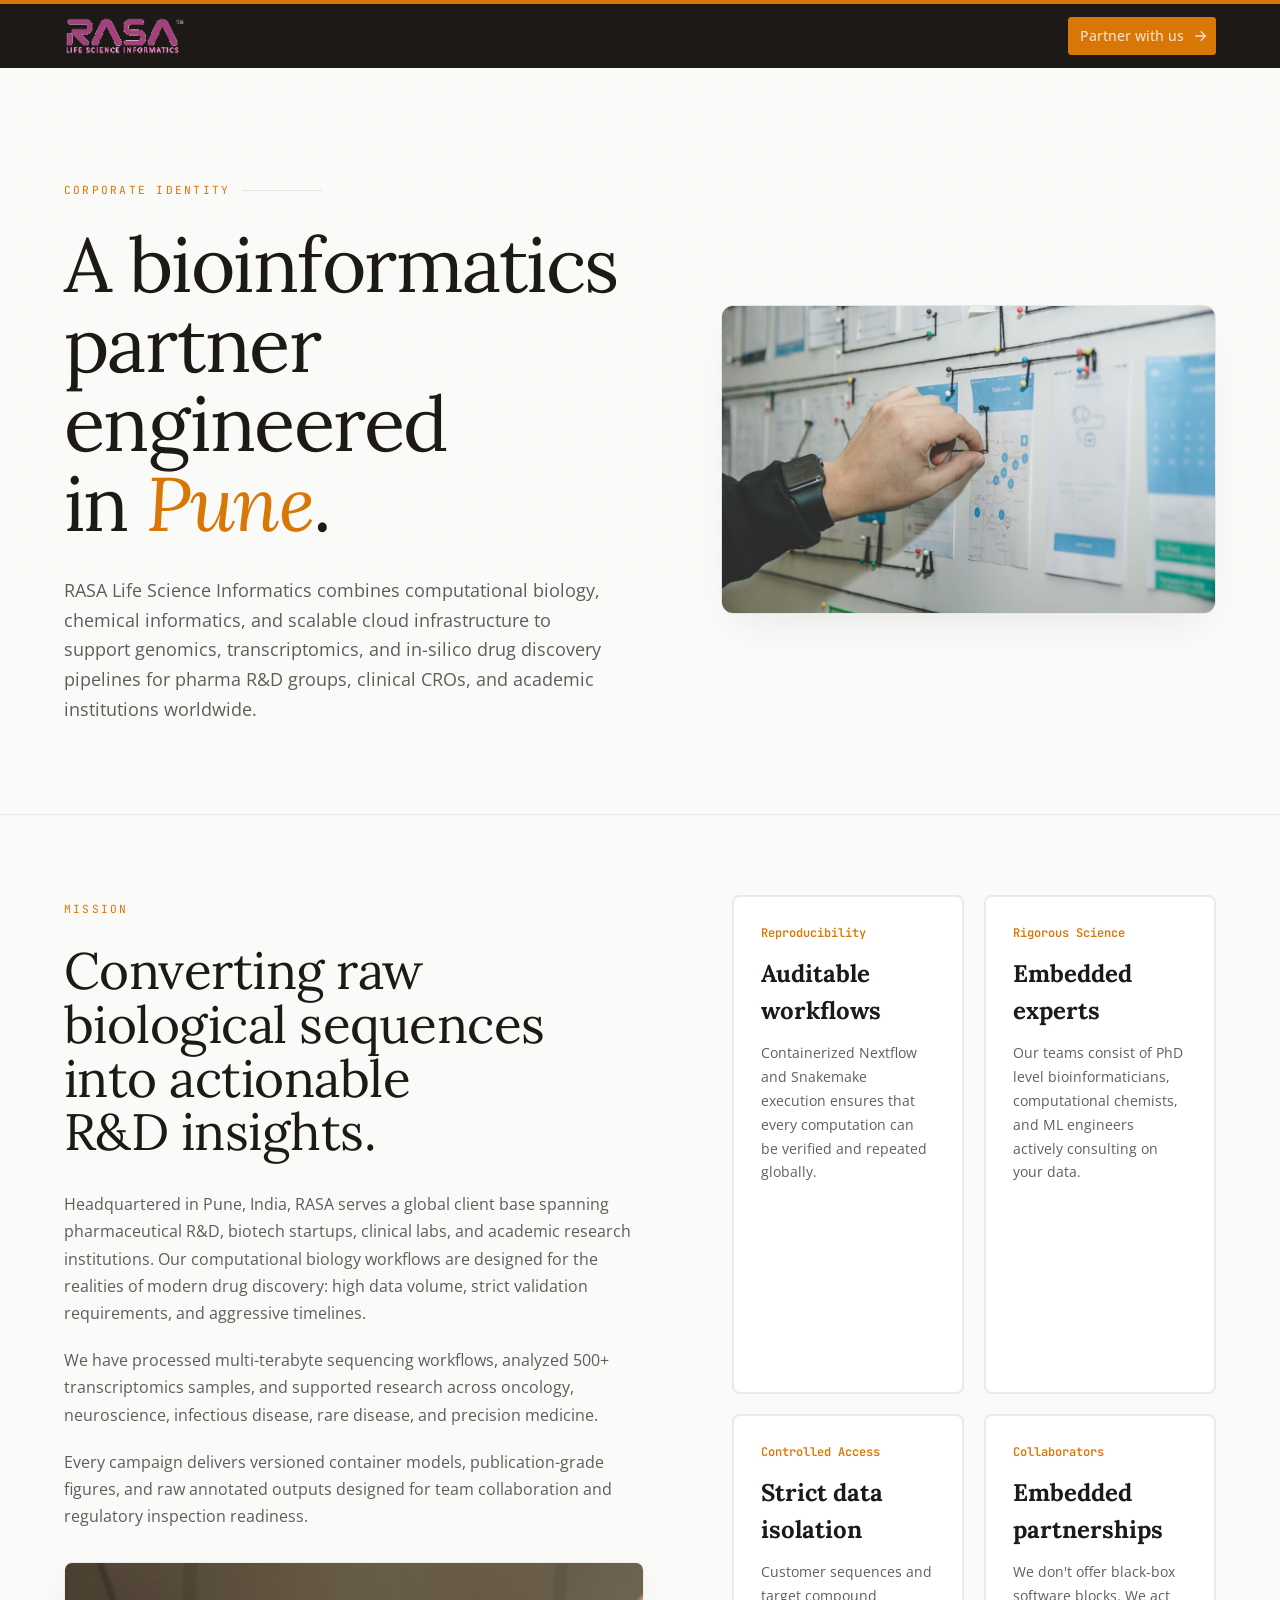
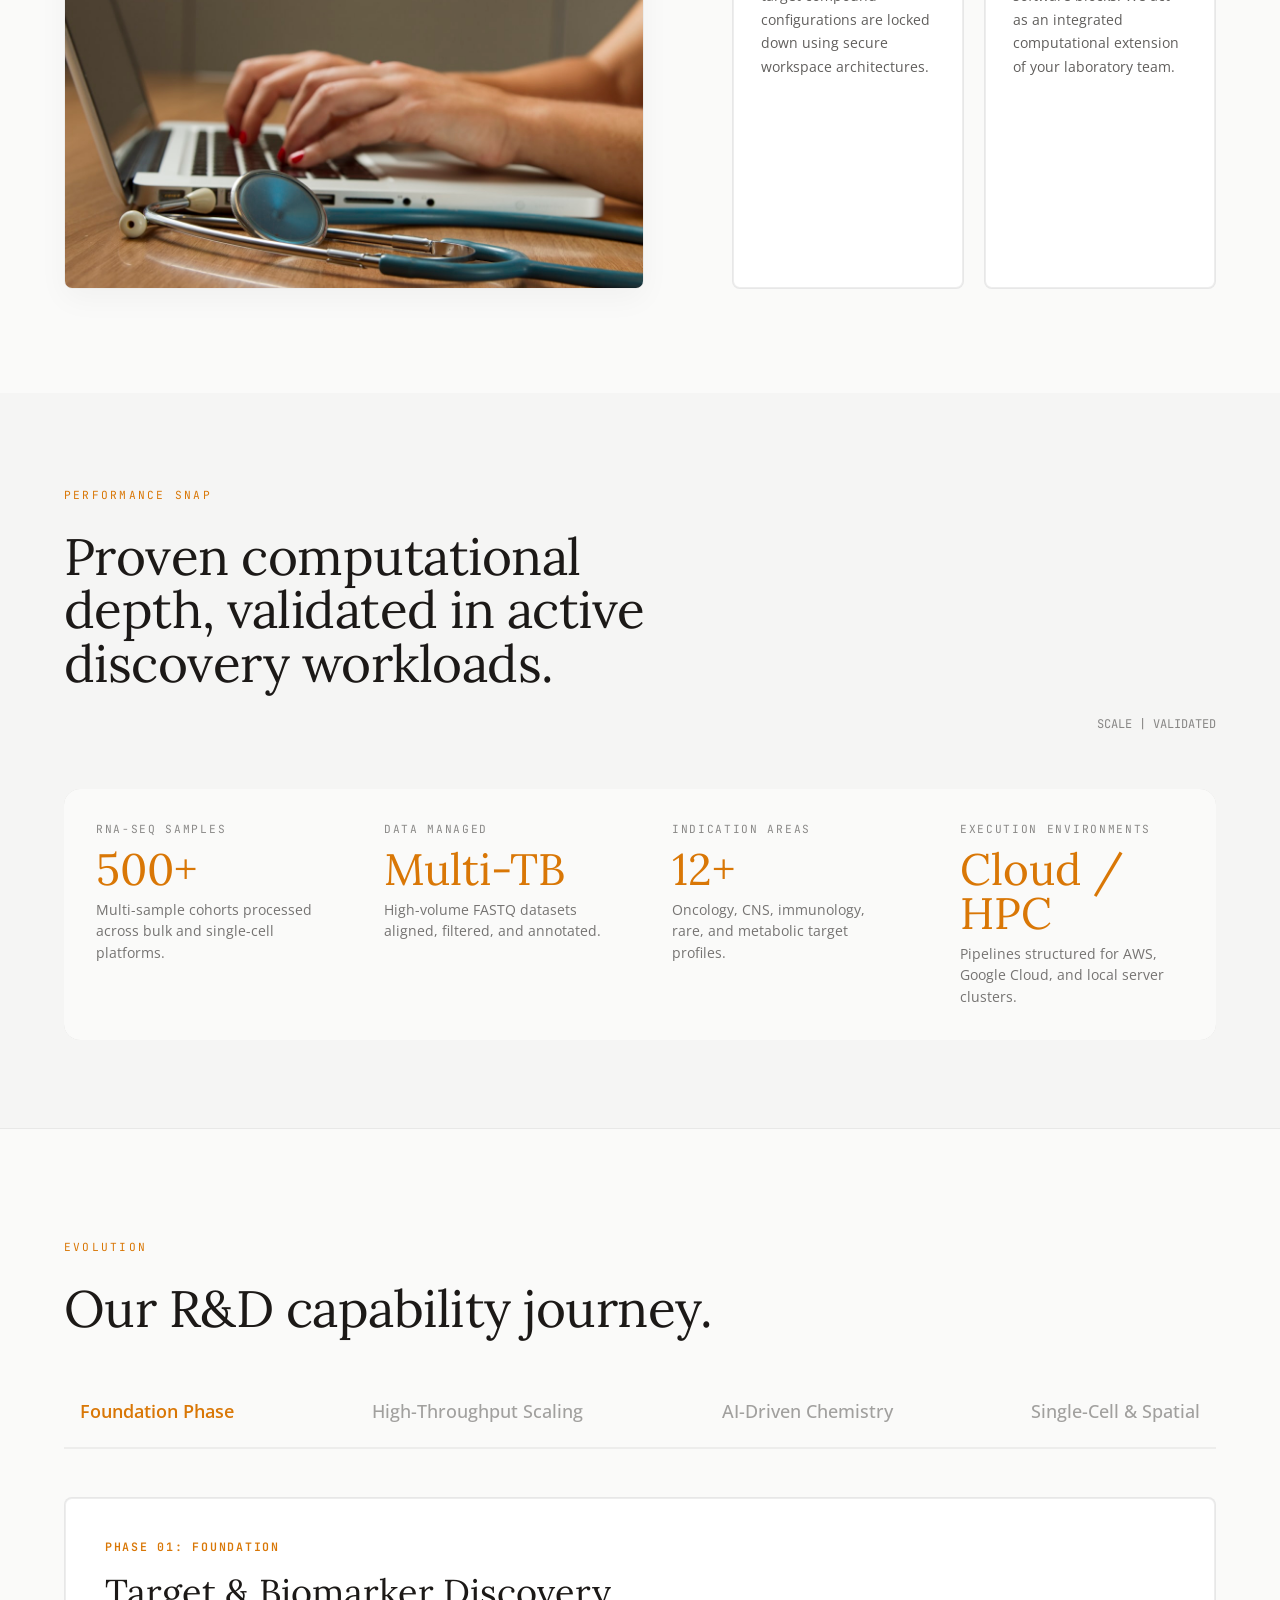
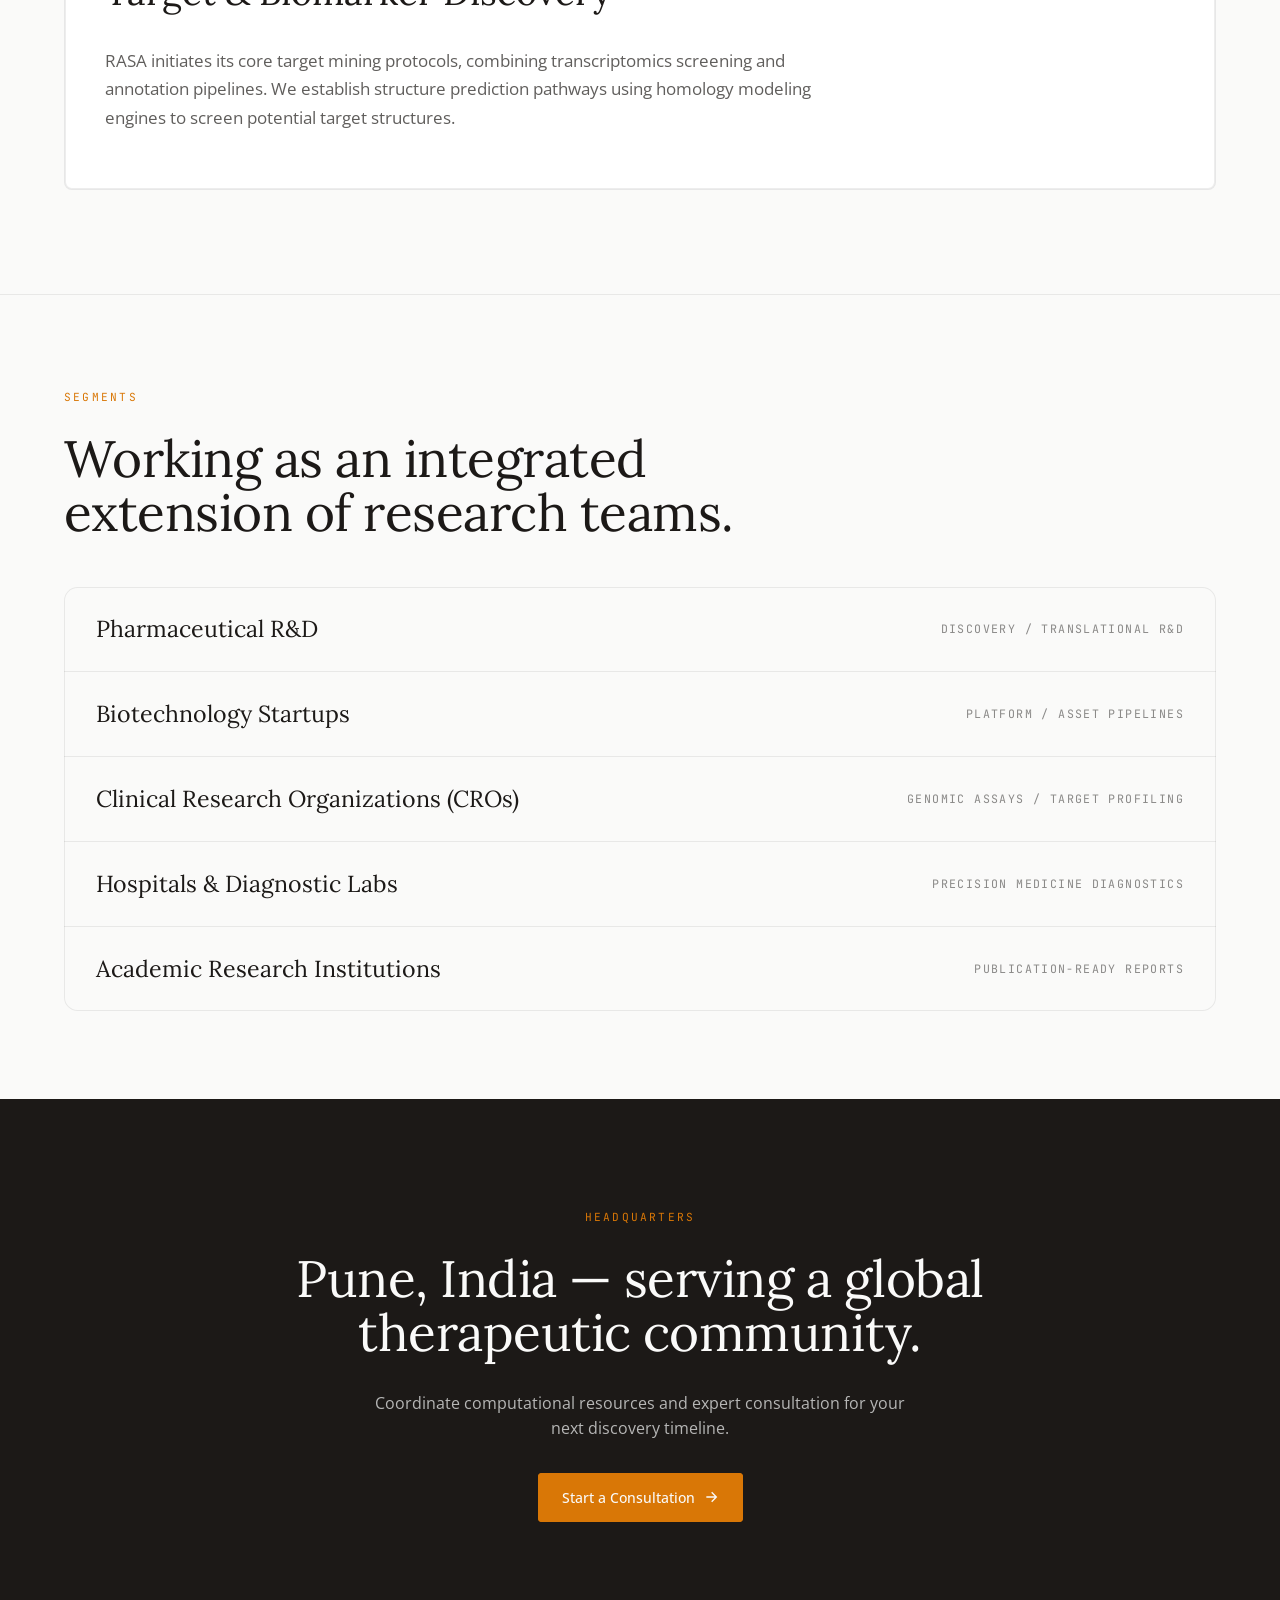
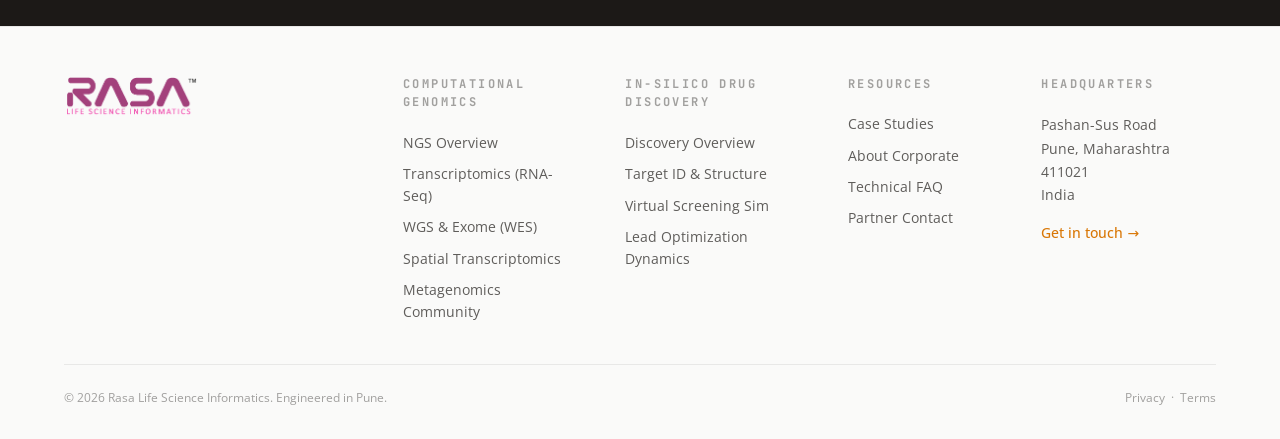
<file: about.html>
<!DOCTYPE html>
<html lang="en">
<head>
  <meta charset="UTF-8">
  <meta name="viewport" content="width=device-width, initial-scale=1.0">
  <title>About Us & Computational Biology R&D | RASA LSI</title>
  <meta name="description" content="Meet RASA Life Science Informatics, a leading bioinformatics company in Pune, India, providing computational biology, molecular modeling, and genomics consulting.">
  <link rel="icon" type="image/svg+xml" href="favicon.svg">
  <link rel="preconnect" href="https://fonts.googleapis.com">
  <link rel="preconnect" href="https://fonts.gstatic.com" crossorigin>
  <link href="https://fonts.googleapis.com/css2?family=Instrument+Serif:ital@0;1&family=Inter:wght@300;400;500;600;700&family=JetBrains+Mono:wght@400;500&display=swap" rel="stylesheet">
  <link rel="stylesheet" href="theme.css">
</head>
<body class="rasa">
  
  <!--
================================================================
  RASA LSI — ABOUT PAGE
  WordPress Custom HTML block. Self-contained.
  Design system: "Academic Precision" — cream + ink + forest leaf
================================================================
-->







<!-- =============== HEADER =============== -->
<header class="rasa rasa-header">
  <div class="rasa-header__inner">
    <div class="rasa-header__group">
      <a href="index.html" class="rasa-brand"><img src="logo.png" alt="RASA LSI Logo" style="height: 38px; width: auto; display: block; object-fit: contain; margin: 0;"></a>
                              <nav class="rasa-nav" aria-label="Primary Nav">
        <div class="rasa-nav__item">
          <a href="services-ngs.html">NGS Analysis <span class="rasa-nav__arrow">▼</span></a>
          <div class="rasa-nav__dropdown">
            <a href="services-ngs.html">Overview</a>
            <a href="services-ngs-transcriptomics.html">Transcriptomics (RNA-Seq)</a>
            <a href="services-ngs-wgs-wes.html">WGS &amp; Exome (WES)</a>
            <a href="services-ngs-spatial.html">Spatial Transcriptomics</a>
            <a href="services-ngs-metagenomics.html">Metagenomics</a>
          </div>
        </div>
        <div class="rasa-nav__item">
          <a href="services-drug-discovery.html">Drug Discovery <span class="rasa-nav__arrow">▼</span></a>
          <div class="rasa-nav__dropdown">
            <a href="services-drug-discovery.html">Overview</a>
            <a href="services-dd-target-id.html">Target ID &amp; Structure</a>
            <a href="services-dd-virtual-screening.html">Virtual Screening</a>
            <a href="services-dd-lead-optimization.html">Lead Optimization</a>
          </div>
        </div>
        <div class="rasa-nav__item"><a href="case-studies.html">Case Studies</a></div>
        <div class="rasa-nav__item"><a href="about.html">About</a></div>
        <div class="rasa-nav__item"><a href="faq.html">FAQ</a></div>
      </nav>
    </div>
    <div class="rasa-header__actions" style="display: flex; align-items: center; gap: 1rem;">
      
      <a href="contact.html" class="rasa-cta-btn">
        Partner with us
        <svg viewBox="0 0 24 24" fill="none" stroke="currentColor" stroke-width="2" aria-hidden="true"><path d="M5 12h14M13 5l7 7-7 7"/></svg>
      </a>
    </div>
  </div>
</header>

<!-- =============== MAIN =============== -->
<main class="rasa rasa-page">

  <!-- PAGE HERO -->
  <section class="rasa-pagehero">
    <div class="rasa-grid-bg" aria-hidden="true"></div>
    <div class="container rasa-pagehero__grid">
      <div>
        <div class="rasa-reveal">
          <span class="rasa-eyebrow">Corporate Identity<span class="rasa-eyebrow__rule"></span></span>
        </div>
        <h1 class="rasa-pagehero__h rasa-reveal" data-delay="1">
          A bioinformatics partner engineered in <span class="serif italic leaf">Pune</span>.
        </h1>
        <p class="rasa-pagehero__lede rasa-reveal" data-delay="2">
          RASA Life Science Informatics combines computational biology, chemical informatics, and scalable cloud infrastructure to support genomics, transcriptomics, and in-silico drug discovery pipelines for pharma R&amp;D groups, clinical CROs, and academic institutions worldwide.
        </p>
      </div>
      <div class="rasa-reveal zoom-parent rasa-pagehero__art" data-delay="2">
        <img src="images/computational_biologist_cluster.png" alt="Computational Biologist Cluster">
      </div>
    </div>
  </section>

  <!-- MANDATE -->
  <section class="rasa-section" style="padding: 5rem 0 6.5rem; border-top: 1px solid var(--border);">
    <div class="container rasa-mandate">
      <div class="rasa-reveal">
        <span class="rasa-eyebrow">Mission</span>
        <h2 class="rasa-h2" style="margin: 1.5rem 0 2rem; max-width: 20ch;">Converting raw biological sequences into actionable R&amp;D insights.</h2>
        <p>Headquartered in Pune, India, RASA serves a global client base spanning pharmaceutical R&amp;D, biotech startups, clinical labs, and academic research institutions. Our computational biology workflows are designed for the realities of modern drug discovery: high data volume, strict validation requirements, and aggressive timelines.</p>
        <p>We have processed multi-terabyte sequencing workflows, analyzed 500+ transcriptomics samples, and supported research across oncology, neuroscience, infectious disease, rare disease, and precision medicine.</p>
        <p>Every campaign delivers versioned container models, publication-grade figures, and raw annotated outputs designed for team collaboration and regulatory inspection readiness.</p>
        <div class="zoom-parent" style="width: 100%; aspect-ratio: 16/9; overflow: hidden; border-radius: 0.5rem; margin-top: 2rem; border: 1px solid rgba(0,0,0,0.05); box-shadow: 0 10px 30px rgba(0,0,0,0.04);">
          <img src="images/lab_collaboration_science.png" alt="Collaborators in Lab">
        </div>
      </div>

      <div class="rasa-principles rasa-reveal" data-delay="1">
        <div class="rasa-principle">
          <span class="rasa-principle__n">Reproducibility</span>
          <h3 class="rasa-principle__t">Auditable workflows</h3>
          <p class="rasa-principle__b">Containerized Nextflow and Snakemake execution ensures that every computation can be verified and repeated globally.</p>
        </div>
        <div class="rasa-principle">
          <span class="rasa-principle__n">Rigorous Science</span>
          <h3 class="rasa-principle__t">Embedded experts</h3>
          <p class="rasa-principle__b">Our teams consist of PhD level bioinformaticians, computational chemists, and ML engineers actively consulting on your data.</p>
        </div>
        <div class="rasa-principle">
          <span class="rasa-principle__n">Controlled Access</span>
          <h3 class="rasa-principle__t">Strict data isolation</h3>
          <p class="rasa-principle__b">Customer sequences and target compound configurations are locked down using secure workspace architectures.</p>
        </div>
        <div class="rasa-principle">
          <span class="rasa-principle__n">Collaborators</span>
          <h3 class="rasa-principle__t">Embedded partnerships</h3>
          <p class="rasa-principle__b">We don't offer black-box software blocks. We act as an integrated computational extension of your laboratory team.</p>
        </div>
      </div>
    </div>
  </section>

  <!-- CAPABILITY SNAPSHOT -->
  <section class="rasa-section rasa-section--muted">
    <div class="container">
      <div class="rasa-reveal" style="display: flex; align-items: flex-end; justify-content: space-between; flex-wrap: wrap; gap: 1.5rem; margin-bottom: 3.5rem;">
        <div>
          <span class="rasa-eyebrow">Performance Snap</span>
          <h2 class="rasa-h2" style="margin-top: 1.5rem; max-width: 24ch;">Proven computational depth, validated in active discovery workloads.</h2>
        </div>
        <span class="mono" style="font-size: 0.75rem; color: var(--foreground-50);">SCALE | VALIDATED</span>
      </div>
      <div class="rasa-expertise rasa-reveal" data-delay="1">
        <div>
          <div class="rasa-expertise__lbl">RNA-Seq Samples</div>
          <div class="rasa-expertise__v">500+</div>
          <div class="rasa-expertise__d">Multi-sample cohorts processed across bulk and single-cell platforms.</div>
        </div>
        <div>
          <div class="rasa-expertise__lbl">Data Managed</div>
          <div class="rasa-expertise__v">Multi-TB</div>
          <div class="rasa-expertise__d">High-volume FASTQ datasets aligned, filtered, and annotated.</div>
        </div>
        <div>
          <div class="rasa-expertise__lbl">Indication Areas</div>
          <div class="rasa-expertise__v">12+</div>
          <div class="rasa-expertise__d">Oncology, CNS, immunology, rare, and metabolic target profiles.</div>
        </div>
        <div>
          <div class="rasa-expertise__lbl">Execution Environments</div>
          <div class="rasa-expertise__v">Cloud / HPC</div>
          <div class="rasa-expertise__d">Pipelines structured for AWS, Google Cloud, and local server clusters.</div>
        </div>
      </div>
    </div>
  </section>

  <!-- CAPABILITY TIMELINE -->
  <section class="rasa-timeline-section">
    <div class="container">
      <div class="rasa-reveal">
        <span class="rasa-eyebrow">Evolution</span>
        <h2 class="rasa-h2" style="margin: 1.5rem 0 3.5rem;">Our R&amp;D capability journey.</h2>
      </div>

      <div class="rasa-timeline-container rasa-reveal" data-delay="1">
        <!-- Interactive Year Tabs -->
        <div class="rasa-timeline-years" role="tablist">
          <button class="rasa-timeline-year-btn is-active" data-phase="01" role="tab" aria-selected="true">Foundation Phase</button>
          <button class="rasa-timeline-year-btn" data-phase="02" role="tab" aria-selected="false">High-Throughput Scaling</button>
          <button class="rasa-timeline-year-btn" data-phase="03" role="tab" aria-selected="false">AI-Driven Chemistry</button>
          <button class="rasa-timeline-year-btn" data-phase="04" role="tab" aria-selected="false">Single-Cell &amp; Spatial</button>
        </div>

        <!-- Details Card -->
        <div class="rasa-timeline-card" id="timeline-card">
          <span class="rasa-timeline-card__phase" id="card-phase">Phase 01: Foundation</span>
          <h3 class="rasa-timeline-card__title" id="card-title">Target &amp; Biomarker Discovery</h3>
          <p class="rasa-timeline-card__desc" id="card-desc">
            RASA initiates its core target mining protocols, combining transcriptomics screening and annotation pipelines. We establish structure prediction pathways using homology modeling engines to screen potential target structures.
          </p>
        </div>
      </div>
    </div>
  </section>

  <!-- SECTORS WE SERVE -->
  <section class="rasa-section" style="border-top: 1px solid var(--border);">
    <div class="container">
      <div class="rasa-reveal">
        <span class="rasa-eyebrow">Segments</span>
        <h2 class="rasa-h2" style="margin: 1.5rem 0 3rem; max-width: 22ch;">Working as an integrated extension of research teams.</h2>
      </div>
      <div class="rasa-sectors rasa-reveal" data-delay="1">
        <div class="rasa-sector-row">
          <span class="rasa-sector-row__name">Pharmaceutical R&amp;D</span>
          <span class="rasa-sector-row__meta">Discovery / Translational R&amp;D</span>
        </div>
        <div class="rasa-sector-row">
          <span class="rasa-sector-row__name">Biotechnology Startups</span>
          <span class="rasa-sector-row__meta">Platform / Asset Pipelines</span>
        </div>
        <div class="rasa-sector-row">
          <span class="rasa-sector-row__name">Clinical Research Organizations (CROs)</span>
          <span class="rasa-sector-row__meta">Genomic Assays / Target Profiling</span>
        </div>
        <div class="rasa-sector-row">
          <span class="rasa-sector-row__name">Hospitals &amp; Diagnostic Labs</span>
          <span class="rasa-sector-row__meta">Precision Medicine Diagnostics</span>
        </div>
        <div class="rasa-sector-row">
          <span class="rasa-sector-row__name">Academic Research Institutions</span>
          <span class="rasa-sector-row__meta">Publication-Ready Reports</span>
        </div>
      </div>
    </div>
  </section>

  <!-- HQ + CTA -->
  <section class="rasa-section rasa-section--ink" style="padding: 6.5rem 0; text-align: center;">
    <div class="container">
      <div class="rasa-reveal">
        <span class="rasa-eyebrow" style="color: var(--leaf);">Headquarters</span>
        <h2 class="rasa-h2" style="margin: 1.5rem auto 2rem; color: var(--cream); max-width: 24ch;">Pune, India — serving a global therapeutic community.</h2>
        <p style="color: rgba(248,249,250,0.7); max-width: 60ch; margin: 0 auto 2rem;">
          Coordinate computational resources and expert consultation for your next discovery timeline.
        </p>
        <a href="contact.html" class="rasa-btn rasa-btn--primary">
          Start a Consultation
          <svg viewBox="0 0 24 24" fill="none" stroke="currentColor" stroke-width="2" aria-hidden="true"><path d="M5 12h14M13 5l7 7-7 7"/></svg>
        </a>
      </div>
    </div>
  </section>
</main>

<!-- =============== FOOTER =============== -->
<footer class="rasa rasa-footer">
  <div class="container">
    <div class="rasa-footer__grid">
      <div>
        <div class="rasa-footer__brand"><img src="logo.png" alt="RASA LSI Logo" style="height: 42px; width: auto; display: block; object-fit: contain;"></div>
      </div>
      <div>
        <h4>Computational Genomics</h4>
        <a href="services-ngs.html">NGS Overview</a>
        <a href="services-ngs-transcriptomics.html">Transcriptomics (RNA-Seq)</a>
        <a href="services-ngs-wgs-wes.html">WGS &amp; Exome (WES)</a>
        <a href="services-ngs-spatial.html">Spatial Transcriptomics</a>
        <a href="services-ngs-metagenomics.html">Metagenomics Community</a>
      </div>
      <div>
        <h4>In-Silico Drug Discovery</h4>
        <a href="services-drug-discovery.html">Discovery Overview</a>
        <a href="services-dd-target-id.html">Target ID &amp; Structure</a>
        <a href="services-dd-virtual-screening.html">Virtual Screening Sim</a>
        <a href="services-dd-lead-optimization.html">Lead Optimization Dynamics</a>
      </div>
      <div>
        <h4>Resources</h4>
        <a href="case-studies.html">Case Studies</a>
        <a href="about.html">About Corporate</a>
        <a href="faq.html">Technical FAQ</a>
        <a href="contact.html">Partner Contact</a>
      </div>
      <div>
        <h4>Headquarters</h4>
        <p style="font-size: 0.875rem; color: var(--foreground-70); line-height: 1.65; margin: 0 0 1rem;">
          Pashan-Sus Road<br>
          Pune, Maharashtra 411021<br>
          India
        </p>
        <a href="contact.html" style="font-weight: 500; color: var(--leaf);">Get in touch →</a>
      </div>
    </div>
    <div class="rasa-footer__bottom">
      <span>© <span id="rasa-year">2026</span> Rasa Life Science Informatics. Engineered in Pune.</span>
      <span><a href="/privacy">Privacy</a> &nbsp;·&nbsp; <a href="/terms">Terms</a></span>
    </div>
  </div>
</footer>
  <script>

(function () {
  var y = document.getElementById('rasa-year');
  if (y) y.textContent = new Date().getFullYear();

    // Active navigation link detection
  try {
    var path = window.location.pathname;
    var page = path.split('/').pop();
    if (!page || page === '') page = 'index.html';
    document.querySelectorAll('.rasa-nav a').forEach(function (a) {
      a.classList.remove('is-active');
      var href = a.getAttribute('href').split('#')[0].split('/').pop();
      if (href === page) a.classList.add('is-active');
    });
  } catch (e) {}

  // Reveal animations on scroll
  var reveals = document.querySelectorAll('.rasa-reveal');
  var ioReveal = new IntersectionObserver(function (entries) {
    entries.forEach(function (e) {
      if (e.isIntersecting) {
        e.target.classList.add('is-visible');
        ioReveal.unobserve(e.target);
      }
    });
  }, { threshold: 0.1 });
  reveals.forEach(function (el) { ioReveal.observe(el); });

  // Interactive Capability Timeline data
  var timelineData = {
    "01": {
      phase: "Phase 01: Foundation",
      title: "Target &amp; Biomarker Discovery",
      desc: "RASA initiates its core target mining protocols, combining transcriptomics screening and annotation pipelines. We establish structure prediction pathways using homology modeling engines to screen potential target structures."
    },
    "02": {
      phase: "Phase 02: High-Throughput Scaling",
      title: "Containerized Workflows",
      desc: "We migrate core workflows to Nextflow and Snakemake pipelines. This containerization (Docker &amp; Singularity) allows us to run large cohort-scale WGS and RNA-seq campaigns with complete computational reproducibility."
    },
    "03": {
      phase: "Phase 03: AI-Driven Chemistry",
      title: "Generative De Novo Design",
      desc: "Integration of generative models (GANs, VAEs, and reinforcement learning) to automate molecular design. We launch structure-guided fragment hopping pipelines to design patentable first-in-class assets from scratch."
    },
    "04": {
      phase: "Phase 04: Single-Cell &amp; Spatial Precision",
      title: "Tissue &amp; Multimodal Integration",
      desc: "Establish high-resolution spatial transcriptomics and single-cell cellular profiling. We deconvolve tissue domain patterns and map ligand-receptor communication networks to profile the tumor microenvironment."
    }
  };

  // Timeline year switcher trigger
  var timelineButtons = document.querySelectorAll('.rasa-timeline-year-btn');
  var card = document.getElementById('timeline-card');
  var cardPhase = document.getElementById('card-phase');
  var cardTitle = document.getElementById('card-title');
  var cardDesc = document.getElementById('card-desc');

  timelineButtons.forEach(function (btn) {
    btn.addEventListener('click', function () {
      timelineButtons.forEach(function (b) {
        b.classList.remove('is-active');
        b.setAttribute('aria-selected', 'false');
      });
      btn.classList.add('is-active');
      btn.setAttribute('aria-selected', 'true');

      var phase = btn.getAttribute('data-phase');
      var data = timelineData[phase];

      if (data) {
        // Simple fade transition
        card.style.opacity = 0;
        card.style.transform = 'translateY(8px)';
        setTimeout(function () {
          cardPhase.innerHTML = data.phase;
          cardTitle.innerHTML = data.title;
          cardDesc.innerHTML = data.desc;
          card.style.opacity = 1;
          card.style.transform = 'translateY(0)';
        }, 150);
      }
    });
  });

})();

  
</script>
</body>
</html>
</file>
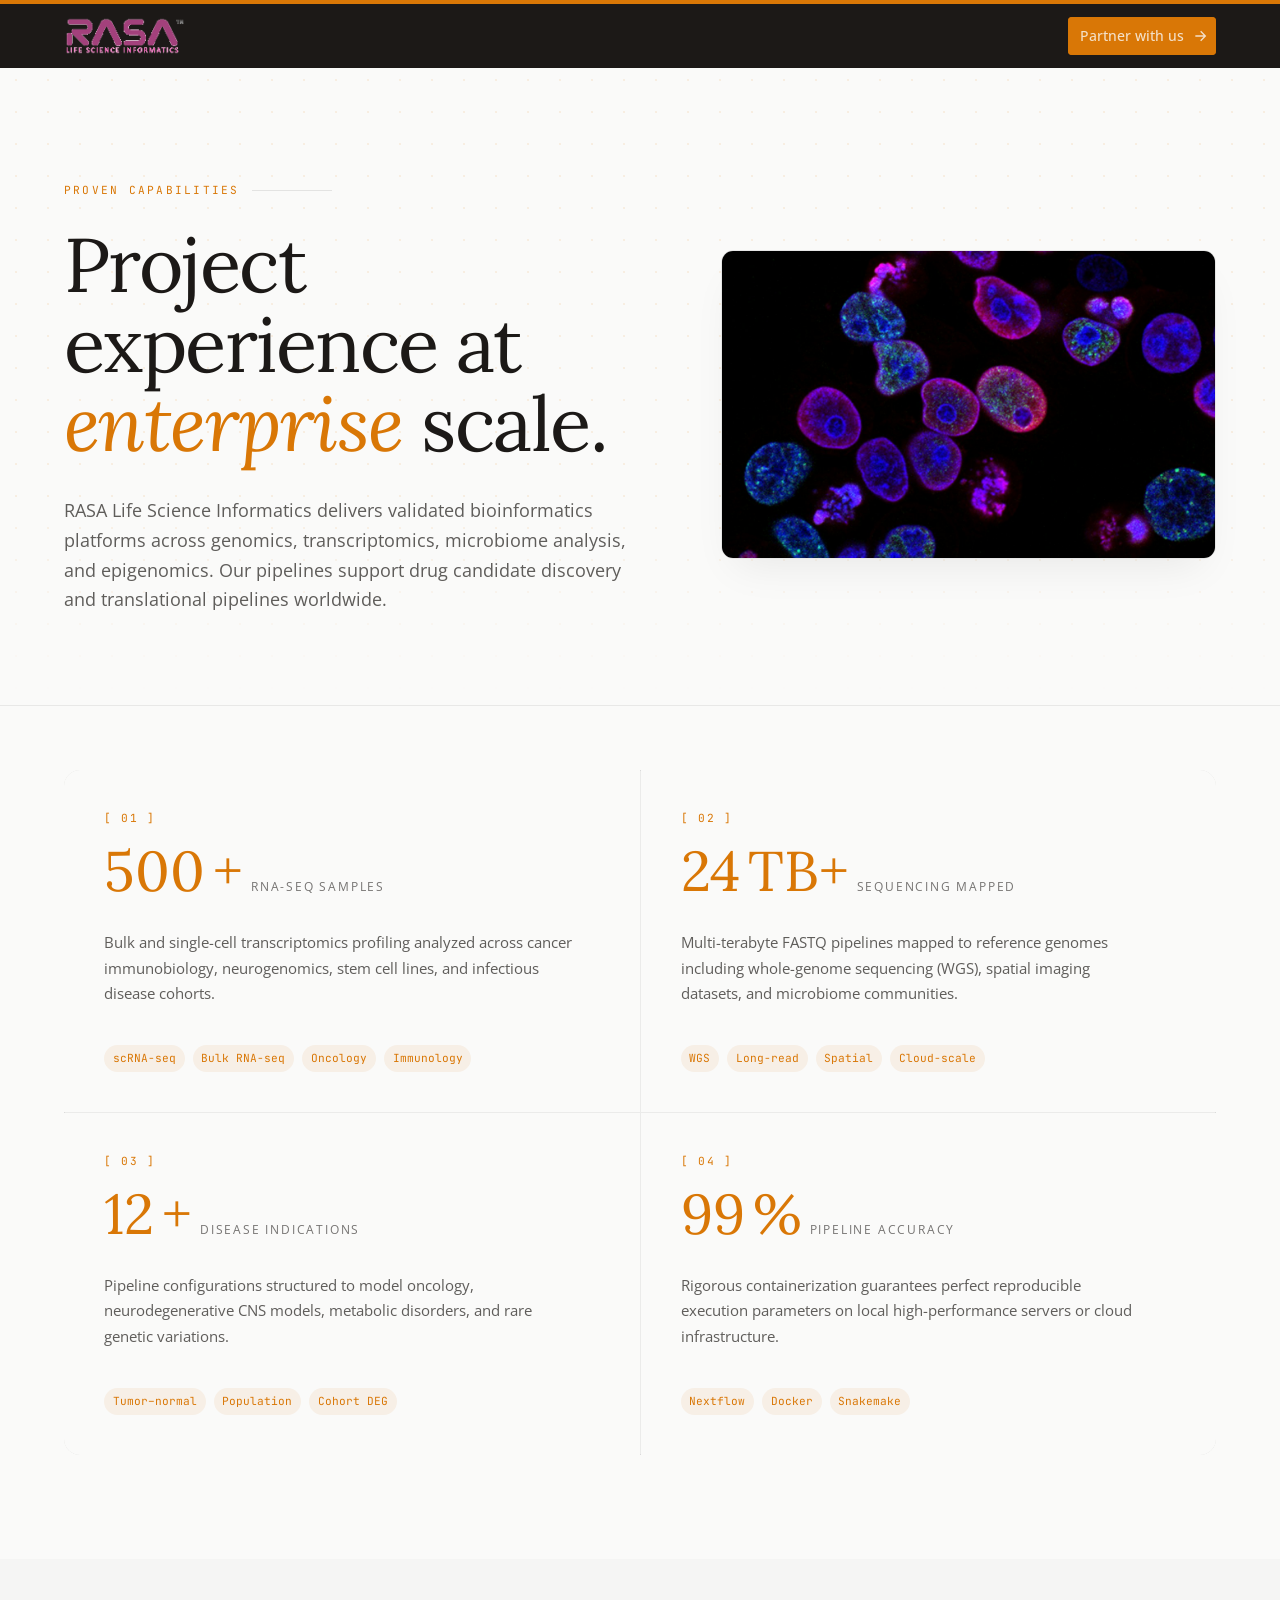
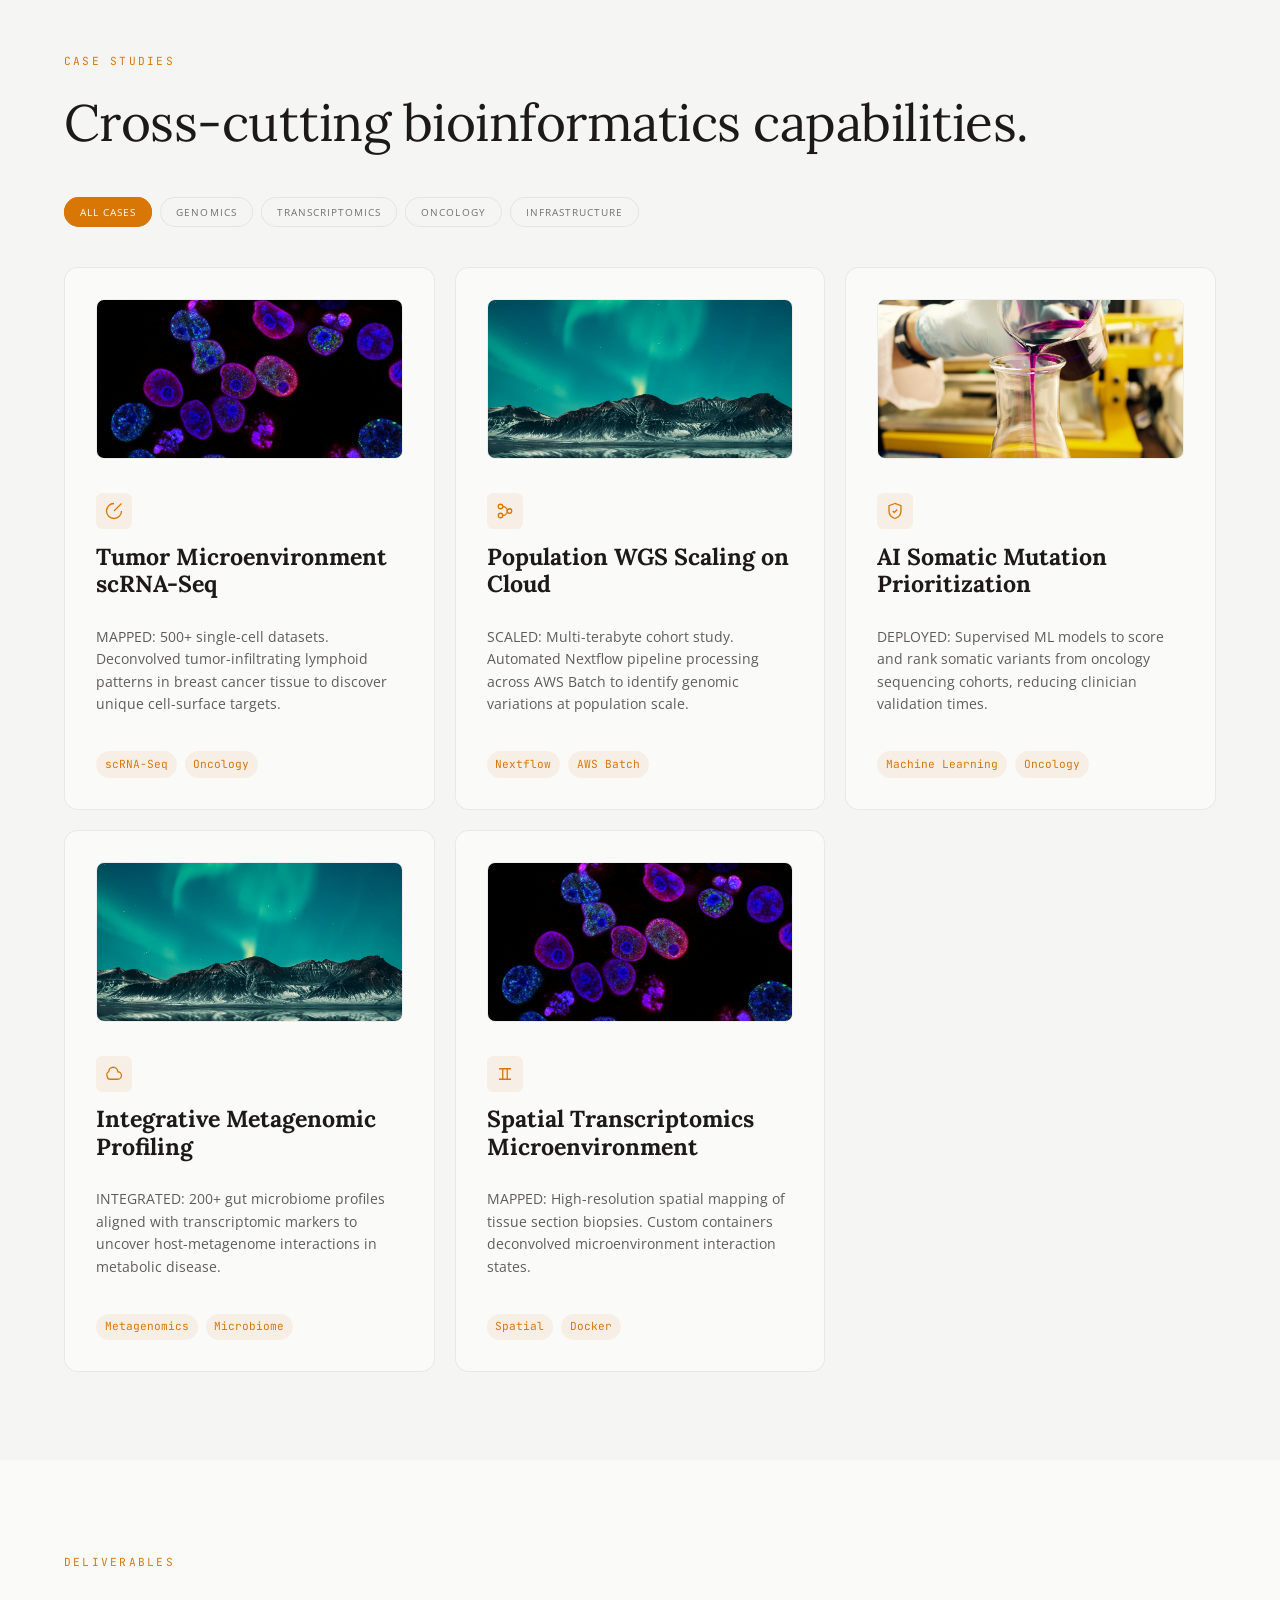
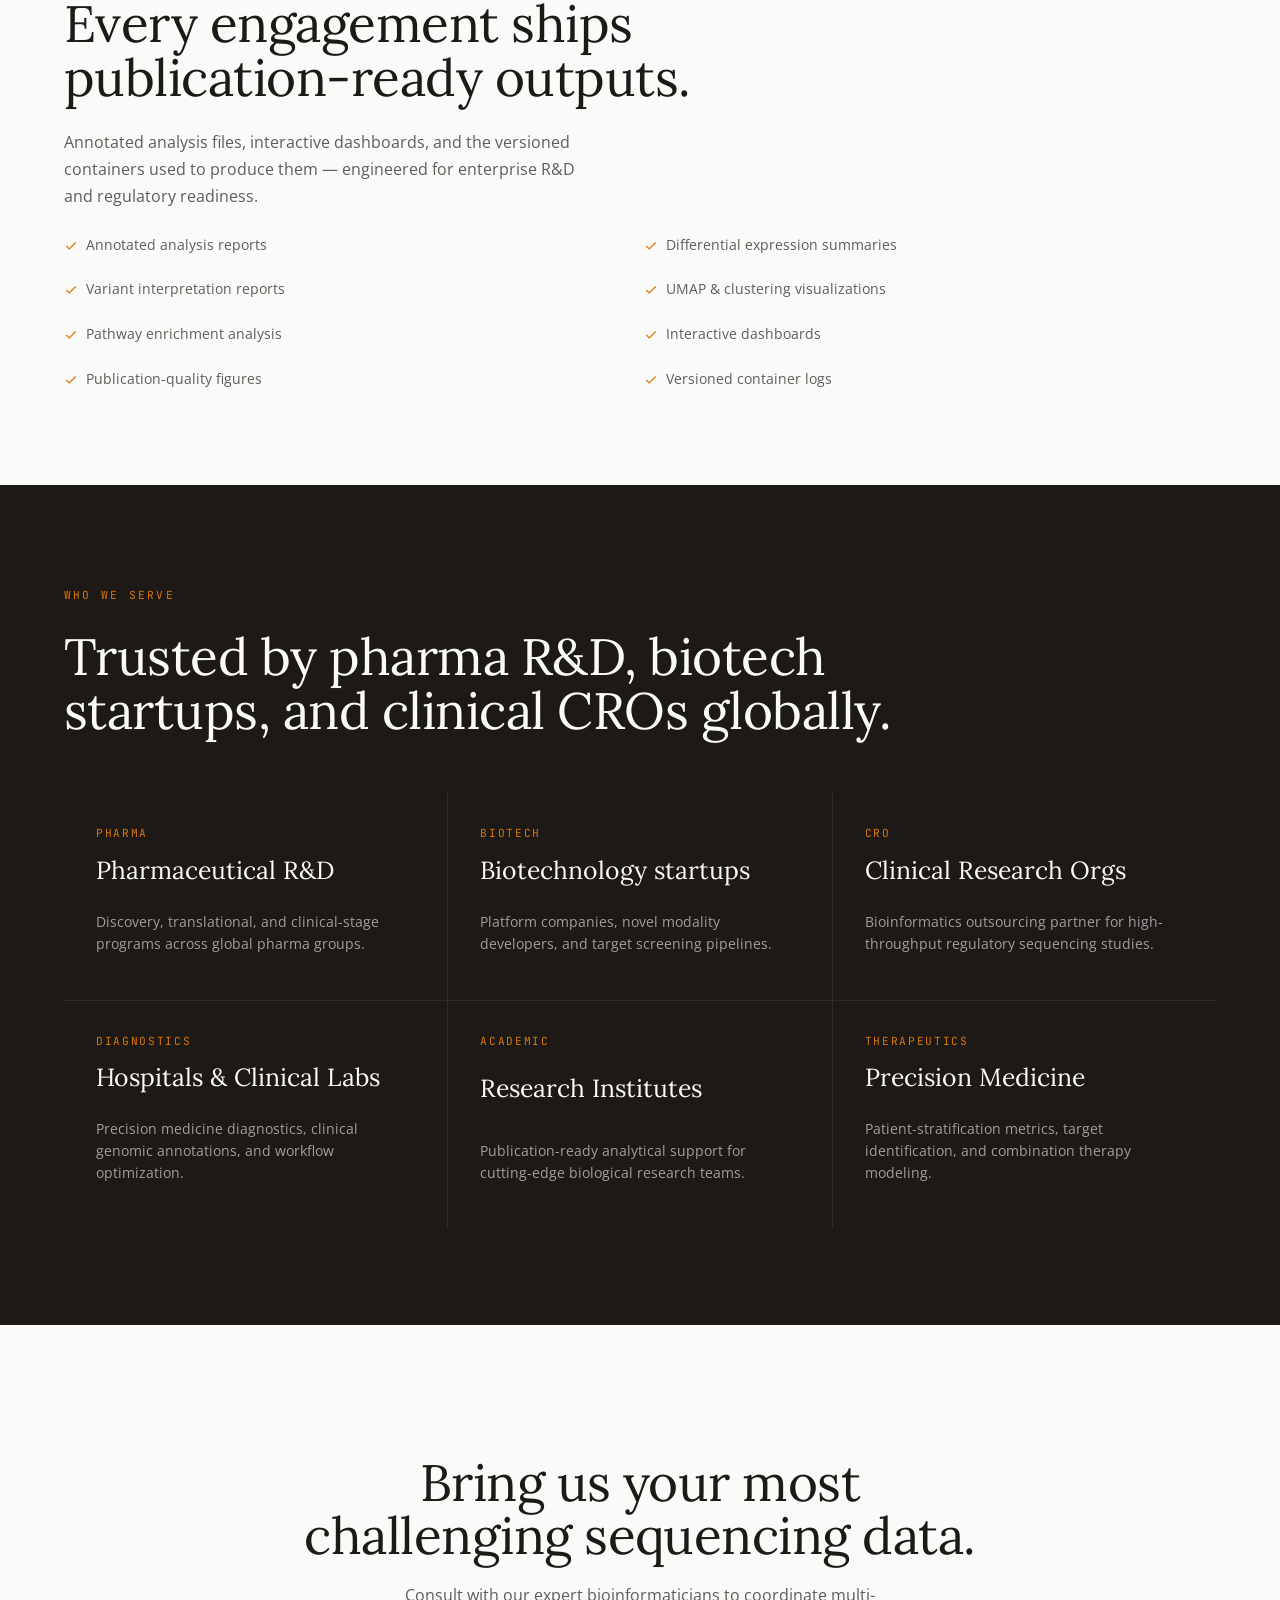
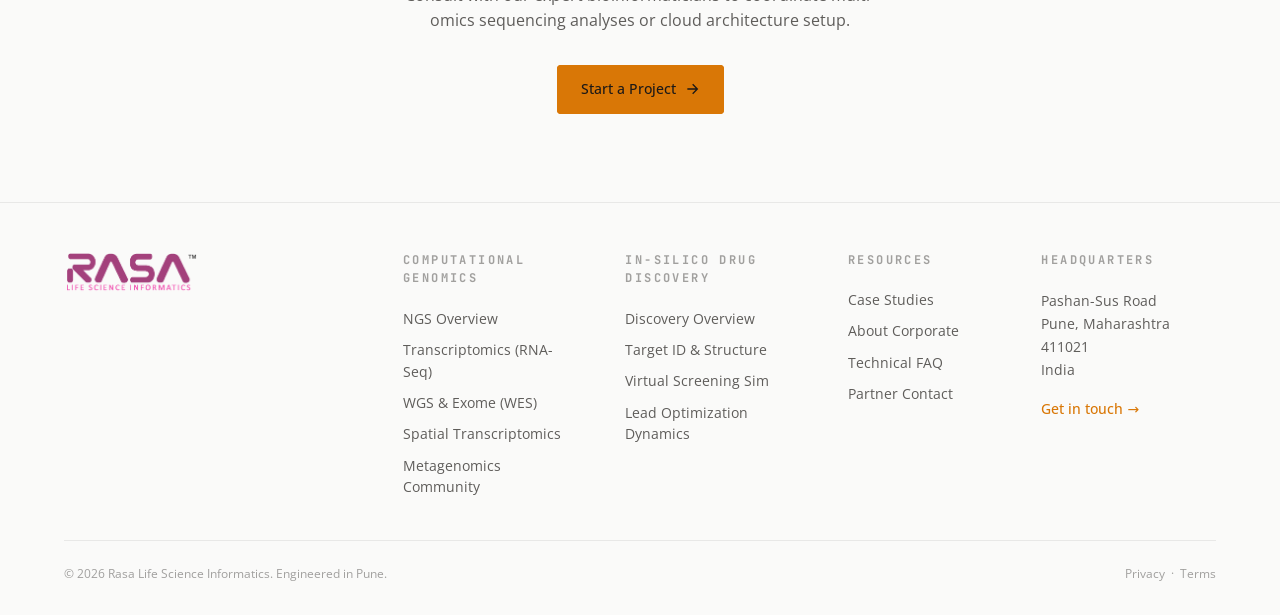
<file: case-studies.html>
<!DOCTYPE html>
<html lang="en">
<head>
  <meta charset="UTF-8">
  <meta name="viewport" content="width=device-width, initial-scale=1.0">
  <title>Proven Capabilities & Case Studies | RASA LSI</title>
  <meta name="description" content="Explore RASA's portfolio of population WGS scaling, cancer single-cell transcriptomics, microbiome assemblies, and AI somatic mutation prioritization.">
  <link rel="icon" type="image/svg+xml" href="favicon.svg">
  <link rel="preconnect" href="https://fonts.googleapis.com">
  <link rel="preconnect" href="https://fonts.gstatic.com" crossorigin>
  <link href="https://fonts.googleapis.com/css2?family=Instrument+Serif:ital@0;1&family=Inter:wght@300;400;500;600;700&family=JetBrains+Mono:wght@400;500&display=swap" rel="stylesheet">
  <link rel="stylesheet" href="theme.css">
</head>
<body class="rasa">
  
  <!--
================================================================
  RASA LSI — CASE STUDIES / PROVEN CAPABILITIES
  WordPress Custom HTML block. Self-contained.
  Design system: "Academic Precision" — cream + ink + forest leaf
================================================================
-->







<!-- =============== HEADER =============== -->
<header class="rasa rasa-header">
  <div class="rasa-header__inner">
    <div class="rasa-header__group">
      <a href="index.html" class="rasa-brand"><img src="logo.png" alt="RASA LSI Logo" style="height: 38px; width: auto; display: block; object-fit: contain; margin: 0;"></a>
                              <nav class="rasa-nav" aria-label="Primary Nav">
        <div class="rasa-nav__item">
          <a href="services-ngs.html">NGS Analysis <span class="rasa-nav__arrow">▼</span></a>
          <div class="rasa-nav__dropdown">
            <a href="services-ngs.html">Overview</a>
            <a href="services-ngs-transcriptomics.html">Transcriptomics (RNA-Seq)</a>
            <a href="services-ngs-wgs-wes.html">WGS &amp; Exome (WES)</a>
            <a href="services-ngs-spatial.html">Spatial Transcriptomics</a>
            <a href="services-ngs-metagenomics.html">Metagenomics</a>
          </div>
        </div>
        <div class="rasa-nav__item">
          <a href="services-drug-discovery.html">Drug Discovery <span class="rasa-nav__arrow">▼</span></a>
          <div class="rasa-nav__dropdown">
            <a href="services-drug-discovery.html">Overview</a>
            <a href="services-dd-target-id.html">Target ID &amp; Structure</a>
            <a href="services-dd-virtual-screening.html">Virtual Screening</a>
            <a href="services-dd-lead-optimization.html">Lead Optimization</a>
          </div>
        </div>
        <div class="rasa-nav__item"><a href="case-studies.html">Case Studies</a></div>
        <div class="rasa-nav__item"><a href="about.html">About</a></div>
        <div class="rasa-nav__item"><a href="faq.html">FAQ</a></div>
      </nav>
    </div>
    <div class="rasa-header__actions" style="display: flex; align-items: center; gap: 1rem;">
      
      <a href="contact.html" class="rasa-cta-btn">
        Partner with us
        <svg viewBox="0 0 24 24" fill="none" stroke="currentColor" stroke-width="2" aria-hidden="true"><path d="M5 12h14M13 5l7 7-7 7"/></svg>
      </a>
    </div>
  </div>
</header>

<!-- =============== MAIN =============== -->
<main class="rasa rasa-page">

  <!-- PAGE HERO -->
  <section class="rasa-pagehero">
    <div class="rasa-grid-bg" aria-hidden="true"></div>
    <div class="container rasa-pagehero__grid">
      <div>
        <div class="rasa-reveal">
          <span class="rasa-eyebrow">Proven Capabilities<span class="rasa-eyebrow__rule"></span></span>
        </div>
        <h1 class="rasa-pagehero__h rasa-reveal" data-delay="1">
          Project experience at <span class="serif italic leaf">enterprise</span> scale.
        </h1>
        <p class="rasa-pagehero__lede rasa-reveal" data-delay="2">
          RASA Life Science Informatics delivers validated bioinformatics platforms across genomics, transcriptomics, microbiome analysis, and epigenomics. Our pipelines support drug candidate discovery and translational pipelines worldwide.
        </p>
      </div>
      <div class="rasa-reveal zoom-parent rasa-pagehero__art" data-delay="2">
        <img src="images/spatial_cell_mapping.png" alt="Spatial Cell Mapping">
      </div>
    </div>
  </section>

  <!-- METRIC PROJECTS -->
  <section class="rasa-section" style="padding: 4rem 0 6.5rem; border-top: 1px solid var(--border);">
    <div class="container">
      <div class="rasa-projects rasa-reveal">
        
        <div class="rasa-project">
          <span class="rasa-project__n">[ 01 ]</span>
          <div class="rasa-project__metric-wrapper">
            <span class="rasa-project__metric counter" data-target="500">0</span><span class="rasa-project__metric">+</span>
            <span class="rasa-project__label">RNA-Seq Samples</span>
          </div>
          <p class="rasa-project__b">
            Bulk and single-cell transcriptomics profiling analyzed across cancer immunobiology, neurogenomics, stem cell lines, and infectious disease cohorts.
          </p>
          <div class="rasa-project__meta">
            <span class="rasa-project__tag">scRNA-seq</span>
            <span class="rasa-project__tag">Bulk RNA-seq</span>
            <span class="rasa-project__tag">Oncology</span>
            <span class="rasa-project__tag">Immunology</span>
          </div>
        </div>

        <div class="rasa-project">
          <span class="rasa-project__n">[ 02 ]</span>
          <div class="rasa-project__metric-wrapper">
            <span class="rasa-project__metric counter" data-target="24">0</span><span class="rasa-project__metric">TB+</span>
            <span class="rasa-project__label">Sequencing Mapped</span>
          </div>
          <p class="rasa-project__b">
            Multi-terabyte FASTQ pipelines mapped to reference genomes including whole-genome sequencing (WGS), spatial imaging datasets, and microbiome communities.
          </p>
          <div class="rasa-project__meta">
            <span class="rasa-project__tag">WGS</span>
            <span class="rasa-project__tag">Long-read</span>
            <span class="rasa-project__tag">Spatial</span>
            <span class="rasa-project__tag">Cloud-scale</span>
          </div>
        </div>

        <div class="rasa-project">
          <span class="rasa-project__n">[ 03 ]</span>
          <div class="rasa-project__metric-wrapper">
            <span class="rasa-project__metric counter" data-target="12">0</span><span class="rasa-project__metric">+</span>
            <span class="rasa-project__label">Disease Indications</span>
          </div>
          <p class="rasa-project__b">
            Pipeline configurations structured to model oncology, neurodegenerative CNS models, metabolic disorders, and rare genetic variations.
          </p>
          <div class="rasa-project__meta">
            <span class="rasa-project__tag">Tumor–normal</span>
            <span class="rasa-project__tag">Population</span>
            <span class="rasa-project__tag">Cohort DEG</span>
          </div>
        </div>

        <div class="rasa-project">
          <span class="rasa-project__n">[ 04 ]</span>
          <div class="rasa-project__metric-wrapper">
            <span class="rasa-project__metric counter" data-target="99">0</span><span class="rasa-project__metric">%</span>
            <span class="rasa-project__label">Pipeline Accuracy</span>
          </div>
          <p class="rasa-project__b">
            Rigorous containerization guarantees perfect reproducible execution parameters on local high-performance servers or cloud infrastructure.
          </p>
          <div class="rasa-project__meta">
            <span class="rasa-project__tag">Nextflow</span>
            <span class="rasa-project__tag">Docker</span>
            <span class="rasa-project__tag">Snakemake</span>
          </div>
        </div>

      </div>
    </div>
  </section>

  <!-- CAPABILITIES WITH FILTERS -->
  <section class="rasa-section rasa-section--muted">
    <div class="container">
      <div class="rasa-reveal" style="margin-bottom: 3rem;">
        <span class="rasa-eyebrow">Case Studies</span>
        <h2 class="rasa-h2" style="margin-top: 1.5rem;">Cross-cutting bioinformatics capabilities.</h2>
      </div>

      <!-- Filters menu -->
      <div class="rasa-filters-nav rasa-reveal" data-delay="1" role="tablist">
        <button class="rasa-filter-btn is-active" data-filter="all">All Cases</button>
        <button class="rasa-filter-btn" data-filter="genomics">Genomics</button>
        <button class="rasa-filter-btn" data-filter="transcriptomics">Transcriptomics</button>
        <button class="rasa-filter-btn" data-filter="oncology">Oncology</button>
        <button class="rasa-filter-btn" data-filter="infrastructure">Infrastructure</button>
      </div>

      <!-- Capability Cards Grid -->
      <div class="rasa-capabilities rasa-reveal" data-delay="2" id="capability-grid">
        
        <div class="rasa-capability zoom-parent" data-category="transcriptomics oncology">
          <div class="rasa-card__img-wrap"><img src="images/spatial_cell_mapping.png" alt="Tumor Microenvironment scRNA-Seq"></div>
          <span class="rasa-capability__icon"><svg viewBox="0 0 24 24"><path d="M12 2a10 10 0 1 0 10 10"/><path d="M22 2 12 12"/></svg></span>
          <h3 class="rasa-capability__h">Tumor Microenvironment scRNA-Seq</h3>
          <p class="rasa-capability__b">
            MAPPED: 500+ single-cell datasets. Deconvolved tumor-infiltrating lymphoid patterns in breast cancer tissue to discover unique cell-surface targets.
          </p>
          <div class="rasa-project__meta">
            <span class="rasa-project__tag">scRNA-Seq</span>
            <span class="rasa-project__tag">Oncology</span>
          </div>
        </div>

        <div class="rasa-capability zoom-parent" data-category="genomics infrastructure">
          <div class="rasa-card__img-wrap"><img src="images/dna_sequencing_flow.png" alt="Population WGS Scaling"></div>
          <span class="rasa-capability__icon"><svg viewBox="0 0 24 24"><circle cx="6" cy="6" r="3"/><circle cx="6" cy="18" r="3"/><circle cx="18" cy="12" r="3"/><path d="M9 6c6 0 6 6 6 6M9 18c6 0 6-6 6-6"/></svg></span>
          <h3 class="rasa-capability__h">Population WGS Scaling on Cloud</h3>
          <p class="rasa-capability__b">
            SCALED: Multi-terabyte cohort study. Automated Nextflow pipeline processing across AWS Batch to identify genomic variations at population scale.
          </p>
          <div class="rasa-project__meta">
            <span class="rasa-project__tag">Nextflow</span>
            <span class="rasa-project__tag">AWS Batch</span>
          </div>
        </div>

        <div class="rasa-capability zoom-parent" data-category="oncology genomics">
          <div class="rasa-card__img-wrap"><img src="images/molecular_docking_3d.png" alt="AI Somatic Mutation Prioritization"></div>
          <span class="rasa-capability__icon"><svg viewBox="0 0 24 24"><path d="M12 2 4 5v7c0 5 3.5 8.5 8 10 4.5-1.5 8-5 8-10V5l-8-3z"/><path d="m9 12 2 2 4-4"/></svg></span>
          <h3 class="rasa-capability__h">AI Somatic Mutation Prioritization</h3>
          <p class="rasa-capability__b">
            DEPLOYED: Supervised ML models to score and rank somatic variants from oncology sequencing cohorts, reducing clinician validation times.
          </p>
          <div class="rasa-project__meta">
            <span class="rasa-project__tag">Machine Learning</span>
            <span class="rasa-project__tag">Oncology</span>
          </div>
        </div>

        <div class="rasa-capability zoom-parent" data-category="transcriptomics genomics">
          <div class="rasa-card__img-wrap"><img src="images/dna_sequencing_flow.png" alt="Metagenomics"></div>
          <span class="rasa-capability__icon"><svg viewBox="0 0 24 24"><path d="M3 15a4 4 0 0 0 4 4h10a5 5 0 0 0 0-10 6 6 0 0 0-12 0v0a4 4 0 0 0-2 6z"/></svg></span>
          <h3 class="rasa-capability__h">Integrative Metagenomic Profiling</h3>
          <p class="rasa-capability__b">
            INTEGRATED: 200+ gut microbiome profiles aligned with transcriptomic markers to uncover host-metagenome interactions in metabolic disease.
          </p>
          <div class="rasa-project__meta">
            <span class="rasa-project__tag">Metagenomics</span>
            <span class="rasa-project__tag">Microbiome</span>
          </div>
        </div>

        <div class="rasa-capability zoom-parent" data-category="infrastructure transcriptomics">
          <div class="rasa-card__img-wrap"><img src="images/spatial_cell_mapping.png" alt="Spatial Transcriptomics"></div>
          <span class="rasa-capability__icon"><svg viewBox="0 0 24 24"><path d="M4 19h16M4 5h16M9 5v14M15 5v14"/></svg></span>
          <h3 class="rasa-capability__h">Spatial Transcriptomics Microenvironment</h3>
          <p class="rasa-capability__b">
            MAPPED: High-resolution spatial mapping of tissue section biopsies. Custom containers deconvolved microenvironment interaction states.
          </p>
          <div class="rasa-project__meta">
            <span class="rasa-project__tag">Spatial</span>
            <span class="rasa-project__tag">Docker</span>
          </div>
        </div>

      </div>
    </div>
  </section>

  <!-- DELIVERABLES -->
  <section class="rasa-section">
    <div class="container" style="display: grid; gap: 4rem; grid-template-columns: 1fr;">
      <div class="rasa-reveal">
        <span class="rasa-eyebrow">Deliverables</span>
        <h2 class="rasa-h2" style="margin: 1.5rem 0;">Every engagement ships publication-ready outputs.</h2>
        <p style="color: var(--foreground-70); line-height: 1.7; max-width: 60ch;">
          Annotated analysis files, interactive dashboards, and the versioned containers used to produce them — engineered for enterprise R&amp;D and regulatory readiness.
        </p>

        <div class="rasa-deliv">
          <div class="rasa-deliv__item"><svg viewBox="0 0 24 24" aria-hidden="true"><polyline points="20 6 9 17 4 12"/></svg>Annotated analysis reports</div>
          <div class="rasa-deliv__item"><svg viewBox="0 0 24 24" aria-hidden="true"><polyline points="20 6 9 17 4 12"/></svg>Differential expression summaries</div>
          <div class="rasa-deliv__item"><svg viewBox="0 0 24 24" aria-hidden="true"><polyline points="20 6 9 17 4 12"/></svg>Variant interpretation reports</div>
          <div class="rasa-deliv__item"><svg viewBox="0 0 24 24" aria-hidden="true"><polyline points="20 6 9 17 4 12"/></svg>UMAP &amp; clustering visualizations</div>
          <div class="rasa-deliv__item"><svg viewBox="0 0 24 24" aria-hidden="true"><polyline points="20 6 9 17 4 12"/></svg>Pathway enrichment analysis</div>
          <div class="rasa-deliv__item"><svg viewBox="0 0 24 24" aria-hidden="true"><polyline points="20 6 9 17 4 12"/></svg>Interactive dashboards</div>
          <div class="rasa-deliv__item"><svg viewBox="0 0 24 24" aria-hidden="true"><polyline points="20 6 9 17 4 12"/></svg>Publication-quality figures</div>
          <div class="rasa-deliv__item"><svg viewBox="0 0 24 24" aria-hidden="true"><polyline points="20 6 9 17 4 12"/></svg>Versioned container logs</div>
        </div>
      </div>
    </div>
  </section>

  <!-- CLIENT SECTORS -->
  <section class="rasa-section rasa-section--ink" style="padding: 6rem 0;">
    <div class="container">
      <div class="rasa-reveal" style="margin-bottom: 3.5rem;">
        <span class="rasa-eyebrow" style="color: var(--leaf);">Who we serve</span>
        <h2 class="rasa-h2" style="color: var(--cream); margin-top: 1.5rem; max-width: 28ch;">Trusted by pharma R&amp;D, biotech startups, and clinical CROs globally.</h2>
      </div>
      <div class="rasa-client-grid rasa-reveal" data-delay="1">
        <div class="rasa-client-cell">
          <span class="rasa-client-cell__lbl">Pharma</span>
          <h3 class="rasa-client-cell__h">Pharmaceutical R&amp;D</h3>
          <p class="rasa-client-cell__desc">Discovery, translational, and clinical-stage programs across global pharma groups.</p>
        </div>
        <div class="rasa-client-cell">
          <span class="rasa-client-cell__lbl">Biotech</span>
          <h3 class="rasa-client-cell__h">Biotechnology startups</h3>
          <p class="rasa-client-cell__desc">Platform companies, novel modality developers, and target screening pipelines.</p>
        </div>
        <div class="rasa-client-cell">
          <span class="rasa-client-cell__lbl">CRO</span>
          <h3 class="rasa-client-cell__h">Clinical Research Orgs</h3>
          <p class="rasa-client-cell__desc">Bioinformatics outsourcing partner for high-throughput regulatory sequencing studies.</p>
        </div>
        <div class="rasa-client-cell">
          <span class="rasa-client-cell__lbl">Diagnostics</span>
          <h3 class="rasa-client-cell__h">Hospitals &amp; Clinical Labs</h3>
          <p class="rasa-client-cell__desc">Precision medicine diagnostics, clinical genomic annotations, and workflow optimization.</p>
        </div>
        <div class="rasa-client-cell">
          <span class="rasa-client-cell__lbl">Academic</span>
          <h3 class="rasa-client-cell__h">Research Institutes</h3>
          <p class="rasa-client-cell__desc">Publication-ready analytical support for cutting-edge biological research teams.</p>
        </div>
        <div class="rasa-client-cell">
          <span class="rasa-client-cell__lbl">Therapeutics</span>
          <h3 class="rasa-client-cell__h">Precision Medicine</h3>
          <p class="rasa-client-cell__desc">Patient-stratification metrics, target identification, and combination therapy modeling.</p>
        </div>
      </div>
    </div>
  </section>

  <!-- CTA -->
  <section class="rasa-section" style="padding: 5.5rem 0; text-align: center;">
    <div class="container" style="max-width: 720px;">
      <h2 class="rasa-h2" style="margin-bottom: 1.25rem; max-width: 24ch; margin-left: auto; margin-right: auto;">Bring us your most challenging sequencing data.</h2>
      <p style="color: var(--foreground-70); max-width: 56ch; margin: 0 auto 2rem;">
        Consult with our expert bioinformaticians to coordinate multi-omics sequencing analyses or cloud architecture setup.
      </p>
      <a href="contact.html" class="rasa-btn rasa-btn--primary">
        Start a Project
        <svg viewBox="0 0 24 24" fill="none" stroke="currentColor" stroke-width="2" aria-hidden="true"><path d="M5 12h14M13 5l7 7-7 7"/></svg>
      </a>
    </div>
  </section>

</main>

<!-- =============== FOOTER =============== -->
<footer class="rasa rasa-footer">
  <div class="container">
    <div class="rasa-footer__grid">
      <div>
        <div class="rasa-footer__brand"><img src="logo.png" alt="RASA LSI Logo" style="height: 42px; width: auto; display: block; object-fit: contain;"></div>
      </div>
      <div>
        <h4>Computational Genomics</h4>
        <a href="services-ngs.html">NGS Overview</a>
        <a href="services-ngs-transcriptomics.html">Transcriptomics (RNA-Seq)</a>
        <a href="services-ngs-wgs-wes.html">WGS &amp; Exome (WES)</a>
        <a href="services-ngs-spatial.html">Spatial Transcriptomics</a>
        <a href="services-ngs-metagenomics.html">Metagenomics Community</a>
      </div>
      <div>
        <h4>In-Silico Drug Discovery</h4>
        <a href="services-drug-discovery.html">Discovery Overview</a>
        <a href="services-dd-target-id.html">Target ID &amp; Structure</a>
        <a href="services-dd-virtual-screening.html">Virtual Screening Sim</a>
        <a href="services-dd-lead-optimization.html">Lead Optimization Dynamics</a>
      </div>
      <div>
        <h4>Resources</h4>
        <a href="case-studies.html">Case Studies</a>
        <a href="about.html">About Corporate</a>
        <a href="faq.html">Technical FAQ</a>
        <a href="contact.html">Partner Contact</a>
      </div>
      <div>
        <h4>Headquarters</h4>
        <p style="font-size: 0.875rem; color: var(--foreground-70); line-height: 1.65; margin: 0 0 1rem;">
          Pashan-Sus Road<br>
          Pune, Maharashtra 411021<br>
          India
        </p>
        <a href="contact.html" style="font-weight: 500; color: var(--leaf);">Get in touch →</a>
      </div>
    </div>
    <div class="rasa-footer__bottom">
      <span>© <span id="rasa-year">2026</span> Rasa Life Science Informatics. Engineered in Pune.</span>
      <span><a href="/privacy">Privacy</a> &nbsp;·&nbsp; <a href="/terms">Terms</a></span>
    </div>
  </div>
</footer>
  <script>

(function () {
  var y = document.getElementById('rasa-year');
  if (y) y.textContent = new Date().getFullYear();

    // Active navigation link detection
  try {
    var path = window.location.pathname;
    var page = path.split('/').pop();
    if (!page || page === '') page = 'index.html';
    document.querySelectorAll('.rasa-nav a').forEach(function (a) {
      a.classList.remove('is-active');
      var href = a.getAttribute('href').split('#')[0].split('/').pop();
      if (href === page) a.classList.add('is-active');
    });
  } catch (e) {}

  // Reveal animations on scroll
  var reveals = document.querySelectorAll('.rasa-reveal');
  var ioReveal = new IntersectionObserver(function (entries) {
    entries.forEach(function (e) {
      if (e.isIntersecting) {
        e.target.classList.add('is-visible');
        ioReveal.unobserve(e.target);
      }
    });
  }, { threshold: 0.1 });
  reveals.forEach(function (el) { ioReveal.observe(el); });

  // Viewport Scroll Counters
  var counters = document.querySelectorAll('.counter');
  var ioCounter = new IntersectionObserver(function (entries) {
    entries.forEach(function (entry) {
      if (entry.isIntersecting) {
        var el = entry.target;
        var target = parseInt(el.getAttribute('data-target'), 10);
        var count = 0;
        var duration = 1200; // Total ms
        var increment = Math.ceil(target / (duration / 16)); // ~60fps
        
        var timer = setInterval(function () {
          count += increment;
          if (count >= target) {
            el.textContent = target;
            clearInterval(timer);
          } else {
            el.textContent = count;
          }
        }, 16);

        ioCounter.unobserve(el);
      }
    });
  }, { threshold: 0.2 });

  counters.forEach(function (c) { ioCounter.observe(c); });

  // Dynamic Filters logic
  var filterButtons = document.querySelectorAll('.rasa-filter-btn');
  var cards = document.querySelectorAll('.rasa-capability');

  filterButtons.forEach(function (btn) {
    btn.addEventListener('click', function () {
      filterButtons.forEach(function (b) { b.classList.remove('is-active'); });
      btn.classList.add('is-active');

      var filter = btn.getAttribute('data-filter');

      cards.forEach(function (card) {
        if (filter === 'all') {
          card.style.display = 'flex';
          setTimeout(function () { card.style.opacity = '1'; card.style.transform = 'scale(1)'; }, 10);
        } else {
          var categories = card.getAttribute('data-category').split(' ');
          if (categories.indexOf(filter) !== -1) {
            card.style.display = 'flex';
            setTimeout(function () { card.style.opacity = '1'; card.style.transform = 'scale(1)'; }, 10);
          } else {
            card.style.opacity = '0';
            card.style.transform = 'scale(0.95)';
            setTimeout(function () { card.style.display = 'none'; }, 200);
          }
        }
      });
    });
  });

})();

  
</script>
</body>
</html>
</file>
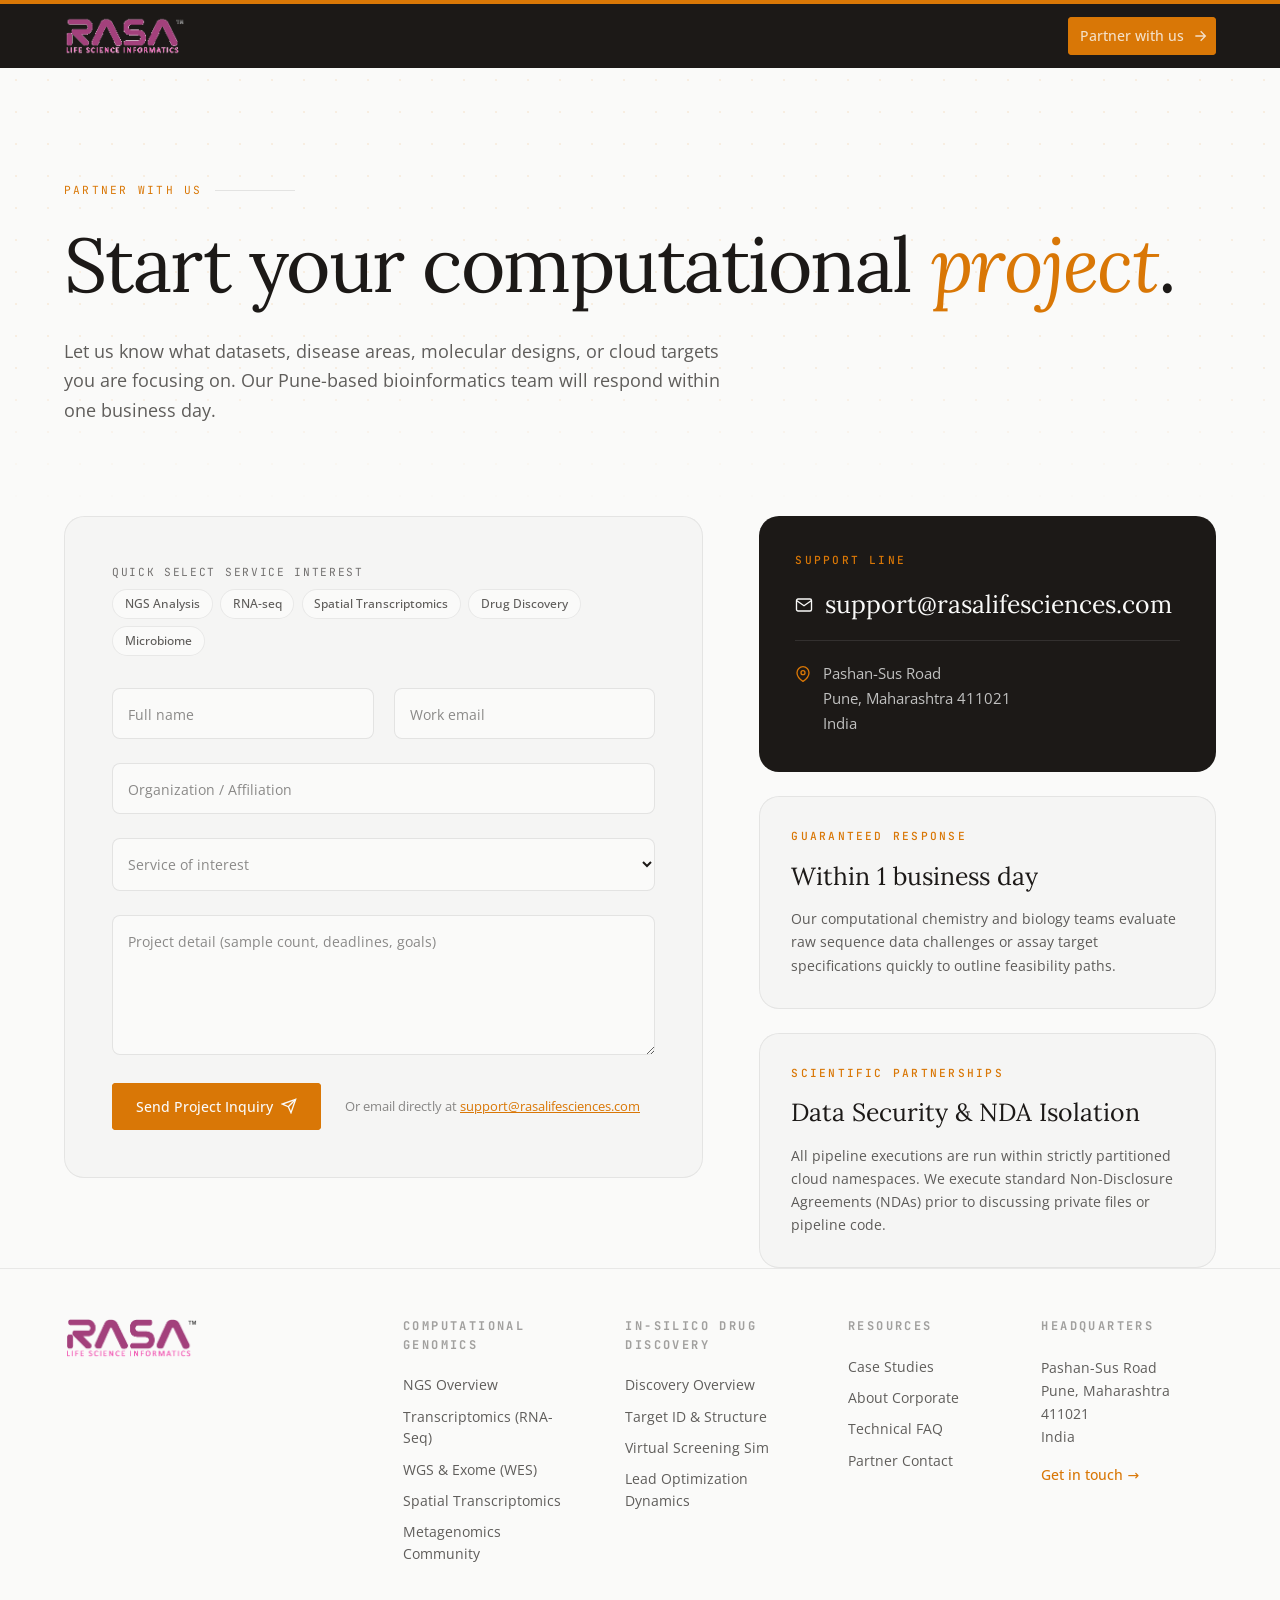
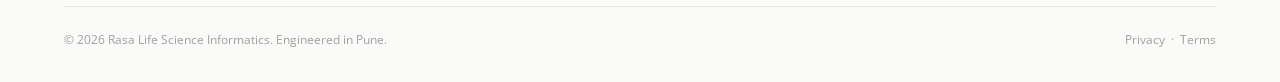
<file: contact.html>
<!DOCTYPE html>
<html lang="en">
<head>
  <meta charset="UTF-8">
  <meta name="viewport" content="width=device-width, initial-scale=1.0">
  <title>Partner With Us & Start a Project | RASA LSI</title>
  <meta name="description" content="Submit your project requirements, sample sizes, and sequencing platform specifications. Connect with our bioinformatics leads in Pune.">
  <link rel="icon" type="image/svg+xml" href="favicon.svg">
  <link rel="preconnect" href="https://fonts.googleapis.com">
  <link rel="preconnect" href="https://fonts.gstatic.com" crossorigin>
  <link href="https://fonts.googleapis.com/css2?family=Instrument+Serif:ital@0;1&family=Inter:wght@300;400;500;600;700&family=JetBrains+Mono:wght@400;500&display=swap" rel="stylesheet">
  <link rel="stylesheet" href="theme.css">
</head>
<body class="rasa">
  
  <!--
================================================================
  RASA LSI — CONTACT / PARTNER WITH US
  WordPress Custom HTML block. Self-contained.
  Design system: "Academic Precision" — cream + ink + forest leaf
================================================================
-->







<!-- =============== HEADER =============== -->
<header class="rasa rasa-header">
  <div class="rasa-header__inner">
    <div class="rasa-header__group">
      <a href="index.html" class="rasa-brand"><img src="logo.png" alt="RASA LSI Logo" style="height: 38px; width: auto; display: block; object-fit: contain; margin: 0;"></a>
                              <nav class="rasa-nav" aria-label="Primary Nav">
        <div class="rasa-nav__item">
          <a href="services-ngs.html">NGS Analysis <span class="rasa-nav__arrow">▼</span></a>
          <div class="rasa-nav__dropdown">
            <a href="services-ngs.html">Overview</a>
            <a href="services-ngs-transcriptomics.html">Transcriptomics (RNA-Seq)</a>
            <a href="services-ngs-wgs-wes.html">WGS &amp; Exome (WES)</a>
            <a href="services-ngs-spatial.html">Spatial Transcriptomics</a>
            <a href="services-ngs-metagenomics.html">Metagenomics</a>
          </div>
        </div>
        <div class="rasa-nav__item">
          <a href="services-drug-discovery.html">Drug Discovery <span class="rasa-nav__arrow">▼</span></a>
          <div class="rasa-nav__dropdown">
            <a href="services-drug-discovery.html">Overview</a>
            <a href="services-dd-target-id.html">Target ID &amp; Structure</a>
            <a href="services-dd-virtual-screening.html">Virtual Screening</a>
            <a href="services-dd-lead-optimization.html">Lead Optimization</a>
          </div>
        </div>
        <div class="rasa-nav__item"><a href="case-studies.html">Case Studies</a></div>
        <div class="rasa-nav__item"><a href="about.html">About</a></div>
        <div class="rasa-nav__item"><a href="faq.html">FAQ</a></div>
      </nav>
    </div>
    <div class="rasa-header__actions" style="display: flex; align-items: center; gap: 1rem;">
      
      <a href="contact.html" class="rasa-cta-btn">
        Partner with us
        <svg viewBox="0 0 24 24" fill="none" stroke="currentColor" stroke-width="2" aria-hidden="true"><path d="M5 12h14M13 5l7 7-7 7"/></svg>
      </a>
    </div>
  </div>
</header>

<!-- =============== MAIN =============== -->
<main class="rasa rasa-page">

  <!-- HERO -->
  <section class="rasa-pagehero">
    <div class="rasa-grid-bg" aria-hidden="true"></div>
    <div class="container">
      <div class="rasa-reveal">
        <span class="rasa-eyebrow">Partner With Us<span class="rasa-eyebrow__rule"></span></span>
      </div>
      <h1 class="rasa-pagehero__h rasa-reveal" data-delay="1">
        Start your computational <span class="serif italic leaf">project</span>.
      </h1>
      <p class="rasa-pagehero__lede rasa-reveal" data-delay="2">
        Let us know what datasets, disease areas, molecular designs, or cloud targets you are focusing on. Our Pune-based bioinformatics team will respond within one business day.
      </p>
    </div>
  </section>

  <!-- SPLIT CONTENT -->
  <section>
    <div class="container rasa-contact-grid">
      
      <!-- FORM -->
      <div class="rasa-reveal">
        <form class="rasa-form" id="rasa-contact-form" novalidate>
          
          <!-- Interactive service tags chips -->
          <div class="rasa-service-chips-container">
            <span class="rasa-service-chips-label">Quick Select Service Interest</span>
            <div class="rasa-service-chips">
              <button type="button" class="rasa-service-chip" data-val="NGS Data Analysis">NGS Analysis</button>
              <button type="button" class="rasa-service-chip" data-val="RNA-seq / scRNA-seq">RNA-seq</button>
              <button type="button" class="rasa-service-chip" data-val="Spatial Transcriptomics">Spatial Transcriptomics</button>
              <button type="button" class="rasa-service-chip" data-val="In-Silico Drug Discovery">Drug Discovery</button>
              <button type="button" class="rasa-service-chip" data-val="Metagenomics &amp; Microbiome">Microbiome</button>
            </div>
          </div>

          <!-- Name & Email -->
          <div class="rasa-form-row">
            <div class="rasa-field">
              <input id="rasa-name" name="name" type="text" placeholder=" " required>
              <label for="rasa-name">Full name</label>
              <span class="rasa-error-hint">Please enter your name.</span>
            </div>
            <div class="rasa-field">
              <input id="rasa-email" name="email" type="email" placeholder=" " required>
              <label for="rasa-email">Work email</label>
              <span class="rasa-error-hint">Please enter a valid email address.</span>
            </div>
          </div>

          <!-- Organization -->
          <div class="rasa-field">
            <input id="rasa-org" name="org" type="text" placeholder=" " required>
            <label for="rasa-org">Organization / Affiliation</label>
            <span class="rasa-error-hint">Please enter your organization name.</span>
          </div>

          <!-- Service Dropdown -->
          <div class="rasa-field" id="service-select-field">
            <select id="rasa-service" name="service" required>
              <option value="" disabled selected hidden></option>
              <option value="NGS Data Analysis">NGS Data Analysis</option>
              <option value="RNA-seq / scRNA-seq">RNA-seq / scRNA-seq</option>
              <option value="WGS / WES">WGS / WES</option>
              <option value="Spatial Transcriptomics">Spatial Transcriptomics</option>
              <option value="Long-Read Sequencing">Long-Read Sequencing</option>
              <option value="Metagenomics &amp; Microbiome">Metagenomics &amp; Microbiome</option>
              <option value="Epigenomics (ATAC / ChIP / Methylome)">Epigenomics</option>
              <option value="In-Silico Drug Discovery">In-Silico Drug Discovery</option>
              <option value="Target Identification">Target Identification &amp; Validation</option>
              <option value="Virtual Screening / Hit Discovery">Virtual Screening / Hit Discovery</option>
              <option value="Lead Optimization">Lead Optimization</option>
              <option value="De Novo Drug Design">De Novo Drug Design</option>
              <option value="Network Pharmacology / Repurposing">Network Pharmacology / Repurposing</option>
              <option value="Other / Custom">Other / Custom Requirement</option>
            </select>
            <label for="rasa-service">Service of interest</label>
            <span class="rasa-error-hint">Please select a service option.</span>
          </div>

          <!-- Message -->
          <div class="rasa-field">
            <textarea id="rasa-message" name="message" placeholder=" " required></textarea>
            <label for="rasa-message">Project detail (sample count, deadlines, goals)</label>
            <span class="rasa-error-hint">Please describe your project scope.</span>
          </div>

          <!-- Submit Row -->
          <div style="display: flex; align-items: center; gap: 1.5rem; flex-wrap: wrap; margin-top: 0.5rem;">
            <button type="submit" class="rasa-btn rasa-btn--primary" id="submit-btn">
              <span>Send Project Inquiry</span>
              <svg viewBox="0 0 24 24" fill="none" stroke="currentColor" stroke-width="2" aria-hidden="true"><path d="M22 2 11 13"/><path d="M22 2l-7 20-4-9-9-4z"/></svg>
              <span class="rasa-btn-loader" aria-hidden="true"></span>
            </button>
            <span class="rasa-form__note">Or email directly at <a href="mailto:support@rasalifesciences.com">support@rasalifesciences.com</a></span>
          </div>

        </form>
      </div>

      <!-- ASIDE INFORMATION -->
      <div class="rasa-reveal" data-delay="1">
        <aside class="rasa-aside">
          
          <div class="rasa-aside__ink">
            <span class="rasa-aside__lbl">Support Line</span>
            <a href="mailto:support@rasalifesciences.com" class="rasa-aside__email">
              <svg viewBox="0 0 24 24" aria-hidden="true"><path d="M4 4h16c1 0 2 1 2 2v12c0 1-1 2-2 2H4c-1 0-2-1-2-2V6c0-1 1-2 2-2z"/><polyline points="22,6 12,13 2,6"/></svg>
              support@rasalifesciences.com
            </a>
            <div class="rasa-aside__hr"></div>
            <div class="rasa-aside__addr">
              <svg viewBox="0 0 24 24" aria-hidden="true"><path d="M21 10c0 7-9 13-9 13s-9-6-9-13a9 9 0 0 1 18 0z"/><circle cx="12" cy="10" r="3"/></svg>
              <span>Pashan-Sus Road<br>Pune, Maharashtra 411021<br>India</span>
            </div>
          </div>

          <div class="rasa-aside__muted">
            <span class="rasa-aside__lbl" style="color: var(--leaf);">Guaranteed Response</span>
            <h3>Within 1 business day</h3>
            <p>Our computational chemistry and biology teams evaluate raw sequence data challenges or assay target specifications quickly to outline feasibility paths.</p>
          </div>

          <div class="rasa-aside__muted">
            <span class="rasa-aside__lbl" style="color: var(--leaf);">Scientific Partnerships</span>
            <h3>Data Security &amp; NDA Isolation</h3>
            <p>All pipeline executions are run within strictly partitioned cloud namespaces. We execute standard Non-Disclosure Agreements (NDAs) prior to discussing private files or pipeline code.</p>
          </div>

        </aside>
      </div>

    </div>
  </section>

</main>

<!-- TOAST CONTAINER -->
<div class="rasa rasa-toast" id="success-toast" role="alert" aria-live="polite">
  <svg viewBox="0 0 24 24" fill="none" stroke="currentColor" stroke-width="2.5" aria-hidden="true"><path d="M22 11.08V12a10 10 0 1 1-5.93-9.14"/><polyline points="22 4 12 14.01 9 11.01"/></svg>
  <div class="rasa-toast__text" id="toast-message">Opening mail client to send request...</div>
</div>

<!-- =============== FOOTER =============== -->
<footer class="rasa rasa-footer">
  <div class="container">
    <div class="rasa-footer__grid">
      <div>
        <div class="rasa-footer__brand"><img src="logo.png" alt="RASA LSI Logo" style="height: 42px; width: auto; display: block; object-fit: contain;"></div>
      </div>
      <div>
        <h4>Computational Genomics</h4>
        <a href="services-ngs.html">NGS Overview</a>
        <a href="services-ngs-transcriptomics.html">Transcriptomics (RNA-Seq)</a>
        <a href="services-ngs-wgs-wes.html">WGS &amp; Exome (WES)</a>
        <a href="services-ngs-spatial.html">Spatial Transcriptomics</a>
        <a href="services-ngs-metagenomics.html">Metagenomics Community</a>
      </div>
      <div>
        <h4>In-Silico Drug Discovery</h4>
        <a href="services-drug-discovery.html">Discovery Overview</a>
        <a href="services-dd-target-id.html">Target ID &amp; Structure</a>
        <a href="services-dd-virtual-screening.html">Virtual Screening Sim</a>
        <a href="services-dd-lead-optimization.html">Lead Optimization Dynamics</a>
      </div>
      <div>
        <h4>Resources</h4>
        <a href="case-studies.html">Case Studies</a>
        <a href="about.html">About Corporate</a>
        <a href="faq.html">Technical FAQ</a>
        <a href="contact.html">Partner Contact</a>
      </div>
      <div>
        <h4>Headquarters</h4>
        <p style="font-size: 0.875rem; color: var(--foreground-70); line-height: 1.65; margin: 0 0 1rem;">
          Pashan-Sus Road<br>
          Pune, Maharashtra 411021<br>
          India
        </p>
        <a href="contact.html" style="font-weight: 500; color: var(--leaf);">Get in touch →</a>
      </div>
    </div>
    <div class="rasa-footer__bottom">
      <span>© <span id="rasa-year">2026</span> Rasa Life Science Informatics. Engineered in Pune.</span>
      <span><a href="/privacy">Privacy</a> &nbsp;·&nbsp; <a href="/terms">Terms</a></span>
    </div>
  </div>
</footer>
  <script>

(function () {
  var y = document.getElementById('rasa-year');
  if (y) y.textContent = new Date().getFullYear();

    // Active navigation link detection
  try {
    var path = window.location.pathname;
    var page = path.split('/').pop();
    if (!page || page === '') page = 'index.html';
    document.querySelectorAll('.rasa-nav a').forEach(function (a) {
      a.classList.remove('is-active');
      var href = a.getAttribute('href').split('#')[0].split('/').pop();
      if (href === page) a.classList.add('is-active');
    });
  } catch (e) {}

  // Reveal animations on scroll
  var reveals = document.querySelectorAll('.rasa-reveal');
  var ioReveal = new IntersectionObserver(function (entries) {
    entries.forEach(function (e) {
      if (e.isIntersecting) {
        e.target.classList.add('is-visible');
        ioReveal.unobserve(e.target);
      }
    });
  }, { threshold: 0.1 });
  reveals.forEach(function (el) { ioReveal.observe(el); });

  // Floating label select value tracker
  var selectEl = document.getElementById('rasa-service');
  var selectField = document.getElementById('service-select-field');
  selectEl.addEventListener('change', function () {
    if (selectEl.value !== "") {
      selectField.classList.add('has-value');
    } else {
      selectField.classList.remove('has-value');
    }
    // Update active state on tag chips
    chips.forEach(function (chip) {
      if (chip.getAttribute('data-val') === selectEl.value) {
        chip.classList.add('is-active');
      } else {
        chip.classList.remove('is-active');
      }
    });
  });

  // Service tag chips click handler
  var chips = document.querySelectorAll('.rasa-service-chip');
  chips.forEach(function (chip) {
    chip.addEventListener('click', function () {
      chips.forEach(function (c) { c.classList.remove('is-active'); });
      chip.classList.add('is-active');
      
      var val = chip.getAttribute('data-val');
      selectEl.value = val;
      selectField.classList.add('has-value');
      
      // Trigger validation check on change
      validateField(selectEl);
    });
  });

  // Form Submission & Real-time Field Validation
  var form = document.getElementById('rasa-contact-form');
  var submitBtn = document.getElementById('submit-btn');
  var toast = document.getElementById('success-toast');

  var inputs = form.querySelectorAll('input, textarea, select');
  
  // Real-time blur validation
  inputs.forEach(function (input) {
    input.addEventListener('blur', function () {
      validateField(input);
    });
    input.addEventListener('input', function () {
      if (input.closest('.rasa-field').classList.contains('has-error')) {
        validateField(input);
      }
    });
  });

  function validateField(input) {
    var field = input.closest('.rasa-field');
    if (!field) return true;
    
    var isValid = true;
    
    if (input.required) {
      if (input.value.trim() === "") {
        isValid = false;
      }
    }
    
    if (isValid && input.type === 'email') {
      var emailRegex = /^[^\s@]+@[^\s@]+\.[^\s@]+$/;
      if (!emailRegex.test(input.value.trim())) {
        isValid = false;
      }
    }
    
    if (!isValid) {
      field.classList.add('has-error');
    } else {
      field.classList.remove('has-error');
    }
    
    return isValid;
  }

  form.addEventListener('submit', function (e) {
    e.preventDefault();
    
    var formIsValid = true;
    inputs.forEach(function (input) {
      var fieldValid = validateField(input);
      if (!fieldValid) formIsValid = false;
    });

    if (!formIsValid) {
      return;
    }

    // Submitting state
    submitBtn.classList.add('is-submitting');
    submitBtn.querySelector('span').textContent = 'Preparing Inquiry...';

    // Simulate short network delay before opening mail client
    setTimeout(function () {
      var name = form.name.value.trim();
      var email = form.email.value.trim();
      var org = form.org.value.trim();
      var service = form.service.value;
      var message = form.message.value.trim();

      var subject = 'Inquiry: ' + service + ' — ' + name;
      var body = 
        'Project Inquiry\n' +
        '========================================\n' +
        'Name: ' + name + '\n' +
        'Email: ' + email + '\n' +
        'Organization: ' + org + '\n' +
        'Service Area: ' + service + '\n' +
        '========================================\n\n' +
        'Project Requirements:\n' + message + '\n\n' +
        '---\nSent via RASA LSI Informatics Inquiry Form';

      var mailto = 'mailto:support@rasalifesciences.com' +
        '?subject=' + encodeURIComponent(subject) +
        '&body=' + encodeURIComponent(body);

      // Open mail client
      window.location.href = mailto;

      // Show success toast
      toast.classList.add('is-show');
      
      // Reset button state
      submitBtn.classList.remove('is-submitting');
      submitBtn.querySelector('span').textContent = 'Send Project Inquiry';

      // Hide toast after 4.5 seconds
      setTimeout(function () {
        toast.classList.remove('is-show');
      }, 4500);

    }, 1100);
  });

})();

  
</script>
</body>
</html>
</file>
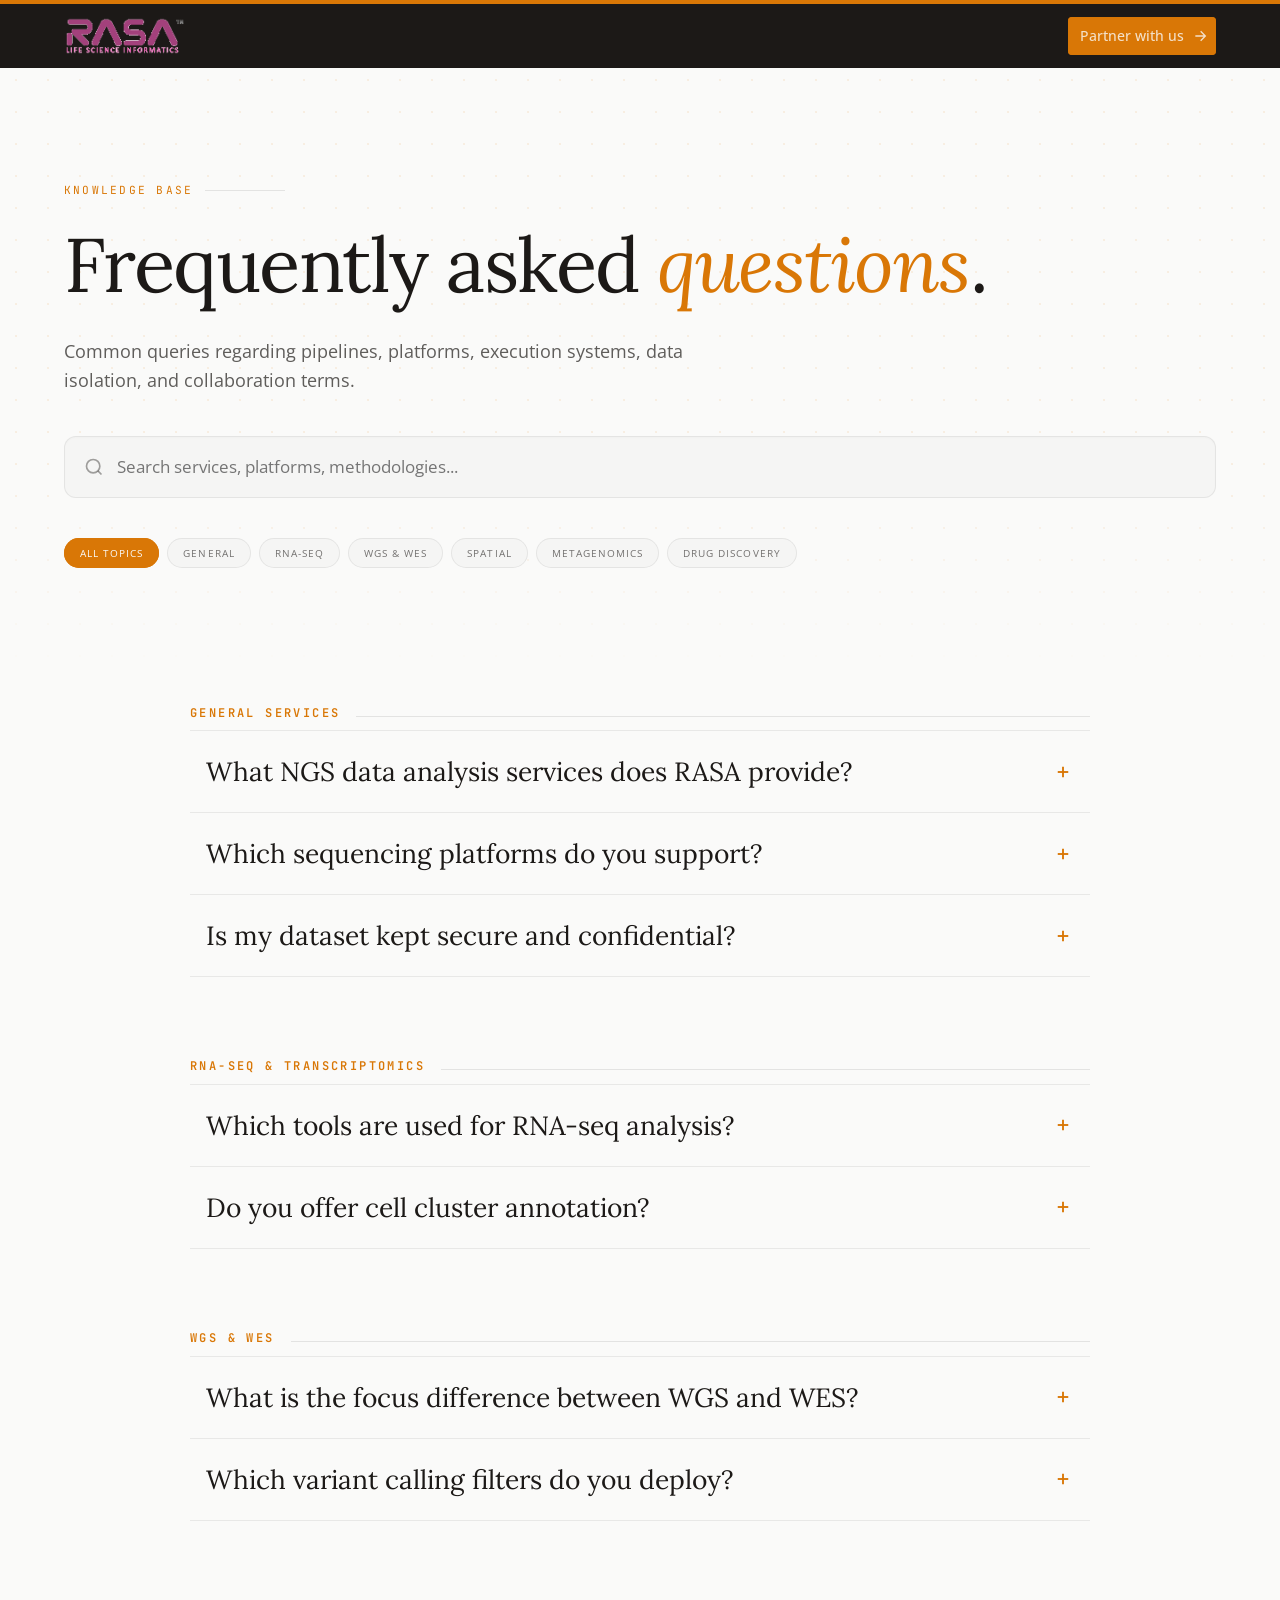
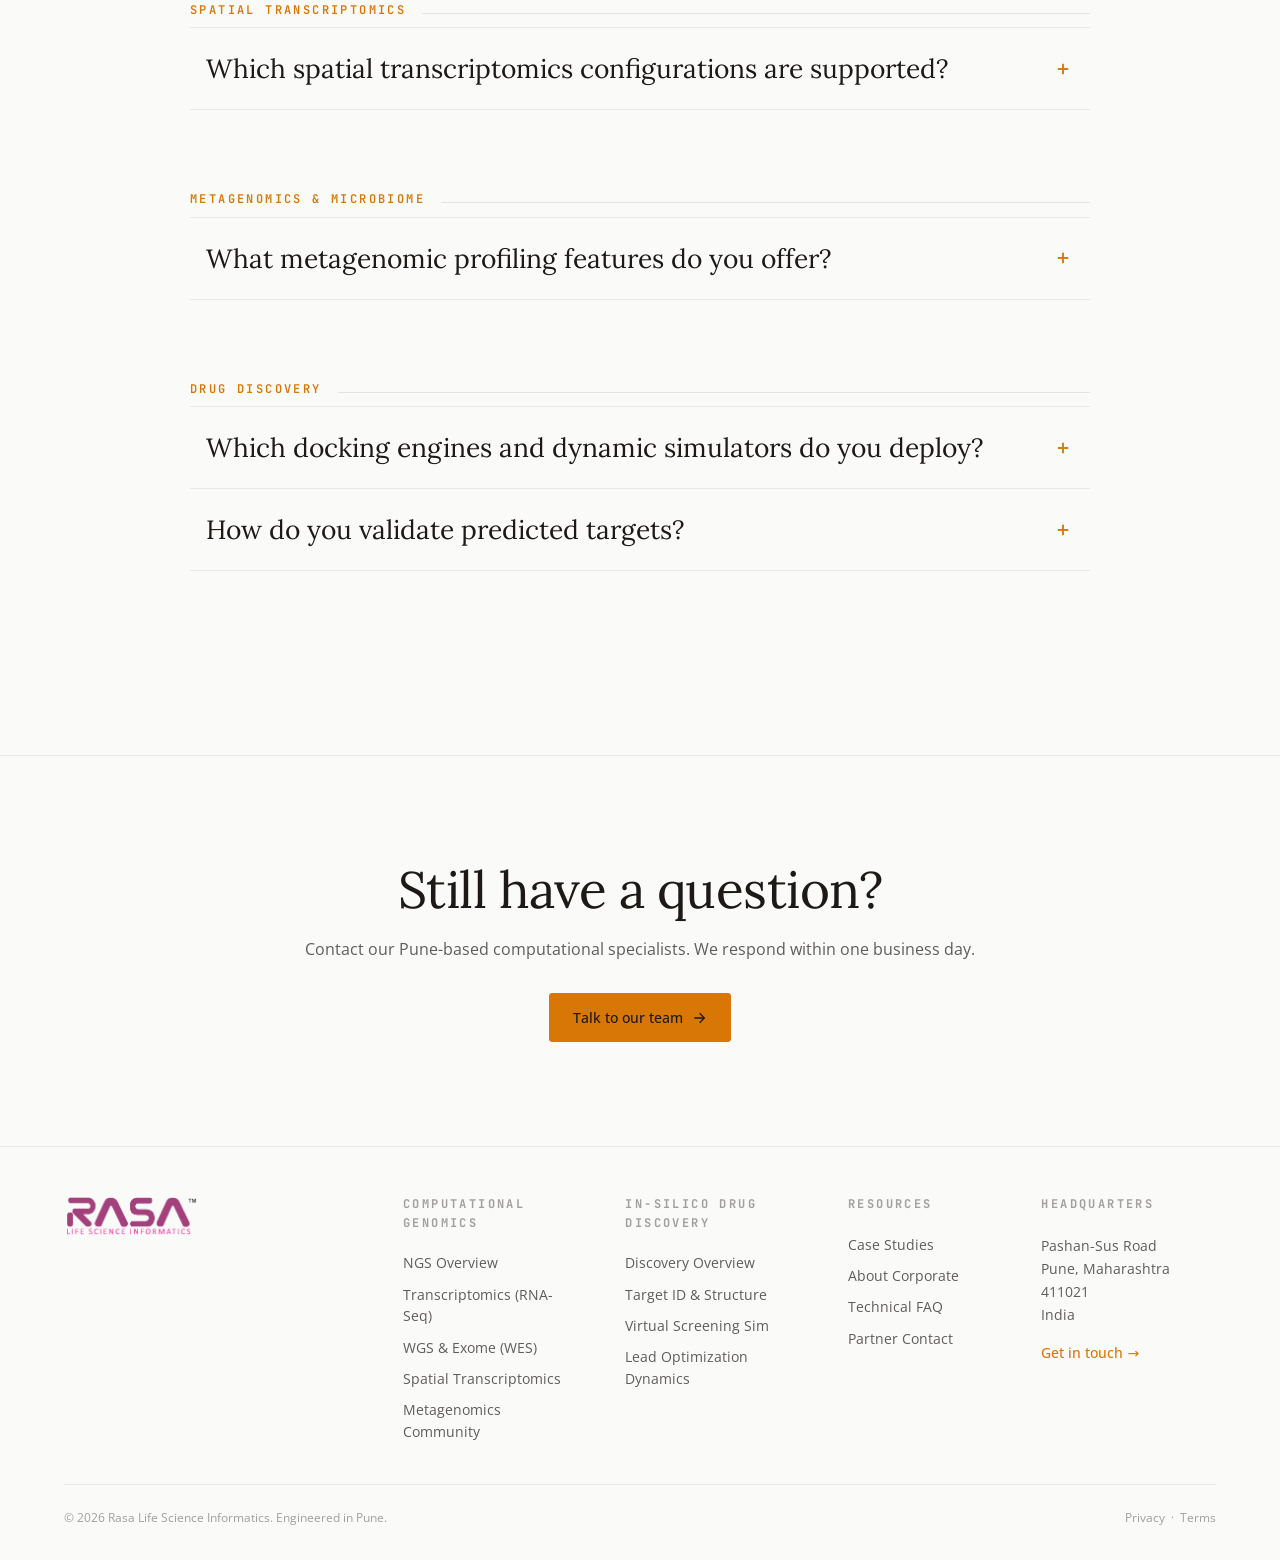
<file: faq.html>
<!DOCTYPE html>
<html lang="en">
<head>
  <meta charset="UTF-8">
  <meta name="viewport" content="width=device-width, initial-scale=1.0">
  <title>Frequently Asked Questions | RASA LSI</title>
  <meta name="description" content="Answers and technical specifications regarding sequencing platforms (Illumina, ONT, PacBio), analytics tools, data security, and drug design workflows.">
  <link rel="icon" type="image/svg+xml" href="favicon.svg">
  <link rel="preconnect" href="https://fonts.googleapis.com">
  <link rel="preconnect" href="https://fonts.gstatic.com" crossorigin>
  <link href="https://fonts.googleapis.com/css2?family=Instrument+Serif:ital@0;1&family=Inter:wght@300;400;500;600;700&family=JetBrains+Mono:wght@400;500&display=swap" rel="stylesheet">
  <link rel="stylesheet" href="theme.css">
</head>
<body class="rasa">
  
  <!--
================================================================
  RASA LSI — FAQ PAGE
  WordPress Custom HTML block. Self-contained.
  Design system: "Academic Precision" — cream + ink + forest leaf
================================================================
-->







<!-- =============== HEADER =============== -->
<header class="rasa rasa-header">
  <div class="rasa-header__inner">
    <div class="rasa-header__group">
      <a href="index.html" class="rasa-brand"><img src="logo.png" alt="RASA LSI Logo" style="height: 38px; width: auto; display: block; object-fit: contain; margin: 0;"></a>
                              <nav class="rasa-nav" aria-label="Primary Nav">
        <div class="rasa-nav__item">
          <a href="services-ngs.html">NGS Analysis <span class="rasa-nav__arrow">▼</span></a>
          <div class="rasa-nav__dropdown">
            <a href="services-ngs.html">Overview</a>
            <a href="services-ngs-transcriptomics.html">Transcriptomics (RNA-Seq)</a>
            <a href="services-ngs-wgs-wes.html">WGS &amp; Exome (WES)</a>
            <a href="services-ngs-spatial.html">Spatial Transcriptomics</a>
            <a href="services-ngs-metagenomics.html">Metagenomics</a>
          </div>
        </div>
        <div class="rasa-nav__item">
          <a href="services-drug-discovery.html">Drug Discovery <span class="rasa-nav__arrow">▼</span></a>
          <div class="rasa-nav__dropdown">
            <a href="services-drug-discovery.html">Overview</a>
            <a href="services-dd-target-id.html">Target ID &amp; Structure</a>
            <a href="services-dd-virtual-screening.html">Virtual Screening</a>
            <a href="services-dd-lead-optimization.html">Lead Optimization</a>
          </div>
        </div>
        <div class="rasa-nav__item"><a href="case-studies.html">Case Studies</a></div>
        <div class="rasa-nav__item"><a href="about.html">About</a></div>
        <div class="rasa-nav__item"><a href="faq.html">FAQ</a></div>
      </nav>
    </div>
    <div class="rasa-header__actions" style="display: flex; align-items: center; gap: 1rem;">
      
      <a href="contact.html" class="rasa-cta-btn">
        Partner with us
        <svg viewBox="0 0 24 24" fill="none" stroke="currentColor" stroke-width="2" aria-hidden="true"><path d="M5 12h14M13 5l7 7-7 7"/></svg>
      </a>
    </div>
  </div>
</header>

<!-- =============== MAIN =============== -->
<main class="rasa rasa-page">

  <!-- PAGE HERO -->
  <section class="rasa-pagehero">
    <div class="rasa-grid-bg" aria-hidden="true"></div>
    <div class="container">
      <div class="rasa-reveal">
        <span class="rasa-eyebrow">Knowledge Base<span class="rasa-eyebrow__rule"></span></span>
      </div>
      <h1 class="rasa-pagehero__h rasa-reveal" data-delay="1">
        Frequently asked <span class="serif italic leaf">questions</span>.
      </h1>
      <p class="rasa-pagehero__lede rasa-reveal" data-delay="2">
        Common queries regarding pipelines, platforms, execution systems, data isolation, and collaboration terms.
      </p>

      <!-- Premium Search Input -->
      <div class="rasa-search-container rasa-reveal" data-delay="2">
        <svg class="rasa-search-icon" viewBox="0 0 24 24" fill="none" stroke="currentColor" stroke-width="2" aria-hidden="true"><circle cx="11" cy="11" r="8"/><path d="m21 21-4.3-4.3"/></svg>
        <input type="text" class="rasa-search-input" id="faq-search" placeholder="Search services, platforms, methodologies...">
      </div>

      <!-- Category Filter Chips -->
      <div class="rasa-chips rasa-reveal" data-delay="2">
        <button class="rasa-chip-btn is-active" data-group="all">All Topics</button>
        <button class="rasa-chip-btn" data-group="general">General</button>
        <button class="rasa-chip-btn" data-group="rna-seq">RNA-seq</button>
        <button class="rasa-chip-btn" data-group="wgs-wes">WGS &amp; WES</button>
        <button class="rasa-chip-btn" data-group="spatial">Spatial</button>
        <button class="rasa-chip-btn" data-group="metagenomics">Metagenomics</button>
        <button class="rasa-chip-btn" data-group="drug-discovery">Drug Discovery</button>
      </div>

    </div>
  </section>

  <!-- Accordions List -->
  <section style="padding: 1rem 0 6.5rem;" class="rasa-faq-wrap" id="faq-list">

    <!-- GENERAL -->
    <div class="rasa-faq-group" data-category="general">
      <div class="rasa-faq-group__head">
        <span class="rasa-faq-group__lbl">General Services</span>
        <span class="rasa-faq-group__rule"></span>
      </div>
      <div class="rasa-faq">
        <div class="rasa-faq__item">
          <button class="rasa-faq__q" aria-expanded="false">
            <span class="rasa-faq__q-text">What NGS data analysis services does RASA provide?</span>
            <span class="rasa-faq__icon"><svg viewBox="0 0 24 24" aria-hidden="true"><line x1="12" y1="5" x2="12" y2="19"/><line x1="5" y1="12" x2="19" y2="12"/></svg></span>
          </button>
          <div class="rasa-faq__a">
            <div class="rasa-faq__a-inner">
              <p>We provide full-spectrum sequencing analysis including RNA-seq (bulk &amp; single-cell), Whole Genome (WGS), Whole Exome (WES), spatial transcriptomics, microbiome assemblies, and multi-omics biological integration.</p>
            </div>
          </div>
        </div>

        <div class="rasa-faq__item">
          <button class="rasa-faq__q" aria-expanded="false">
            <span class="rasa-faq__q-text">Which sequencing platforms do you support?</span>
            <span class="rasa-faq__icon"><svg viewBox="0 0 24 24" aria-hidden="true"><line x1="12" y1="5" x2="12" y2="19"/><line x1="5" y1="12" x2="19" y2="12"/></svg></span>
          </button>
          <div class="rasa-faq__a">
            <div class="rasa-faq__a-inner">
              <p>Our pipelines align sequences generated across major vendor architectures:</p>
              <ul>
                <li>Illumina platforms (NovaSeq, MiSeq)</li>
                <li>Oxford Nanopore Technologies (ONT)</li>
                <li>PacBio HiFi long-read configurations</li>
                <li>10x Genomics Single-cell structures</li>
              </ul>
            </div>
          </div>
        </div>

        <div class="rasa-faq__item">
          <button class="rasa-faq__q" aria-expanded="false">
            <span class="rasa-faq__q-text">Is my dataset kept secure and confidential?</span>
            <span class="rasa-faq__icon"><svg viewBox="0 0 24 24" aria-hidden="true"><line x1="12" y1="5" x2="12" y2="19"/><line x1="5" y1="12" x2="19" y2="12"/></svg></span>
          </button>
          <div class="rasa-faq__a">
            <div class="rasa-faq__a-inner">
              <p>Yes. Data isolation is a core parameter. Client sequence raw data is processed using isolated cloud environments with restricted permission keys and absolute project separation.</p>
            </div>
          </div>
        </div>
      </div>
    </div>

    <!-- RNA-SEQ -->
    <div class="rasa-faq-group" data-category="rna-seq">
      <div class="rasa-faq-group__head">
        <span class="rasa-faq-group__lbl">RNA-seq &amp; Transcriptomics</span>
        <span class="rasa-faq-group__rule"></span>
      </div>
      <div class="rasa-faq">
        <div class="rasa-faq__item">
          <button class="rasa-faq__q" aria-expanded="false">
            <span class="rasa-faq__q-text">Which tools are used for RNA-seq analysis?</span>
            <span class="rasa-faq__icon"><svg viewBox="0 0 24 24" aria-hidden="true"><line x1="12" y1="5" x2="12" y2="19"/><line x1="5" y1="12" x2="19" y2="12"/></svg></span>
          </button>
          <div class="rasa-faq__a">
            <div class="rasa-faq__a-inner">
              <p>Our standard transcriptomics configurations deploy STAR, Salmon, DESeq2, edgeR, and Seurat / Scanpy packages depending on whether single-cell or bulk formats are processed.</p>
            </div>
          </div>
        </div>

        <div class="rasa-faq__item">
          <button class="rasa-faq__q" aria-expanded="false">
            <span class="rasa-faq__q-text">Do you offer cell cluster annotation?</span>
            <span class="rasa-faq__icon"><svg viewBox="0 0 24 24" aria-hidden="true"><line x1="12" y1="5" x2="12" y2="19"/><line x1="5" y1="12" x2="19" y2="12"/></svg></span>
          </button>
          <div class="rasa-faq__a">
            <div class="rasa-faq__a-inner">
              <p>Yes. We map single-cell clusters against validated biomarker reference databases using machine learning assisted classifiers combined with manual biological curation.</p>
            </div>
          </div>
        </div>
      </div>
    </div>

    <!-- WGS & WES -->
    <div class="rasa-faq-group" data-category="wgs-wes">
      <div class="rasa-faq-group__head">
        <span class="rasa-faq-group__lbl">WGS &amp; WES</span>
        <span class="rasa-faq-group__rule"></span>
      </div>
      <div class="rasa-faq">
        <div class="rasa-faq__item">
          <button class="rasa-faq__q" aria-expanded="false">
            <span class="rasa-faq__q-text">What is the focus difference between WGS and WES?</span>
            <span class="rasa-faq__icon"><svg viewBox="0 0 24 24" aria-hidden="true"><line x1="12" y1="5" x2="12" y2="19"/><line x1="5" y1="12" x2="19" y2="12"/></svg></span>
          </button>
          <div class="rasa-faq__a">
            <div class="rasa-faq__a-inner">
              <p>Whole Genome Sequencing (WGS) profiles the entire genomic sequence (both coding exons and non-coding introns), whereas Whole Exome Sequencing (WES) targets only the protein-coding boundaries where key clinical mutations reside.</p>
            </div>
          </div>
        </div>

        <div class="rasa-faq__item">
          <button class="rasa-faq__q" aria-expanded="false">
            <span class="rasa-faq__q-text">Which variant calling filters do you deploy?</span>
            <span class="rasa-faq__icon"><svg viewBox="0 0 24 24" aria-hidden="true"><line x1="12" y1="5" x2="12" y2="19"/><line x1="5" y1="12" x2="19" y2="12"/></svg></span>
          </button>
          <div class="rasa-faq__a">
            <div class="rasa-faq__a-inner">
              <p>We deploy GATK4 best practice filters, variant annotations via Ensembl VEP, ANNOVAR, ClinVar classifications, and gnomAD frequency thresholds.</p>
            </div>
          </div>
        </div>
      </div>
    </div>

    <!-- SPATIAL -->
    <div class="rasa-faq-group" data-category="spatial">
      <div class="rasa-faq-group__head">
        <span class="rasa-faq-group__lbl">Spatial Transcriptomics</span>
        <span class="rasa-faq-group__rule"></span>
      </div>
      <div class="rasa-faq">
        <div class="rasa-faq__item">
          <button class="rasa-faq__q" aria-expanded="false">
            <span class="rasa-faq__q-text">Which spatial transcriptomics configurations are supported?</span>
            <span class="rasa-faq__icon"><svg viewBox="0 0 24 24" aria-hidden="true"><line x1="12" y1="5" x2="12" y2="19"/><line x1="5" y1="12" x2="19" y2="12"/></svg></span>
          </button>
          <div class="rasa-faq__a">
            <div class="rasa-faq__a-inner">
              <p>We support 10x Genomics Visium datasets (fresh frozen and FFPE section sections), Slide-seq, and MERFISH high-resolution coordinates.</p>
            </div>
          </div>
        </div>
      </div>
    </div>

    <!-- METAGENOMICS -->
    <div class="rasa-faq-group" data-category="metagenomics">
      <div class="rasa-faq-group__head">
        <span class="rasa-faq-group__lbl">Metagenomics &amp; Microbiome</span>
        <span class="rasa-faq-group__rule"></span>
      </div>
      <div class="rasa-faq">
        <div class="rasa-faq__item">
          <button class="rasa-faq__q" aria-expanded="false">
            <span class="rasa-faq__q-text">What metagenomic profiling features do you offer?</span>
            <span class="rasa-faq__icon"><svg viewBox="0 0 24 24" aria-hidden="true"><line x1="12" y1="5" x2="12" y2="19"/><line x1="5" y1="12" x2="19" y2="12"/></svg></span>
          </button>
          <div class="rasa-faq__a">
            <div class="rasa-faq__a-inner">
              <p>We provide taxonomic classification, functional pathway mapping, antibiotic resistome profiles, and community diversity metrics using Kraken2 and HumAnN3 tools.</p>
            </div>
          </div>
        </div>
      </div>
    </div>

    <!-- DRUG DISCOVERY -->
    <div class="rasa-faq-group" data-category="drug-discovery">
      <div class="rasa-faq-group__head">
        <span class="rasa-faq-group__lbl">Drug Discovery</span>
        <span class="rasa-faq-group__rule"></span>
      </div>
      <div class="rasa-faq">
        <div class="rasa-faq__item">
          <button class="rasa-faq__q" aria-expanded="false">
            <span class="rasa-faq__q-text">Which docking engines and dynamic simulators do you deploy?</span>
            <span class="rasa-faq__icon"><svg viewBox="0 0 24 24" aria-hidden="true"><line x1="12" y1="5" x2="12" y2="19"/><line x1="5" y1="12" x2="19" y2="12"/></svg></span>
          </button>
          <div class="rasa-faq__a">
            <div class="rasa-faq__a-inner">
              <p>We deploy AutoDock Vina, Smina, CB-Dock2, and MM-GBSA scoring. Molecular dynamics are simulated using GROMACS and AMBER; ADMET profiling uses pkCSM, SwissADME, and ProTox-II; generative molecule design is powered by REINVENT models.</p>
            </div>
          </div>
        </div>

        <div class="rasa-faq__item">
          <button class="rasa-faq__q" aria-expanded="false">
            <span class="rasa-faq__q-text">How do you validate predicted targets?</span>
            <span class="rasa-faq__icon"><svg viewBox="0 0 24 24" aria-hidden="true"><line x1="12" y1="5" x2="12" y2="19"/><line x1="5" y1="12" x2="19" y2="12"/></svg></span>
          </button>
          <div class="rasa-faq__a">
            <div class="rasa-faq__a-inner">
              <p>We validation-score candidate targets by mapping them against open-source patient-derived databases (TCGA, GTEx, OpenTargets) and pathways (STRING, Reactome, KEGG).</p>
            </div>
          </div>
        </div>
      </div>
    </div>

  </section>

  <!-- STILL QUESTIONS -->
  <section style="padding: 4rem 0 6.5rem; text-align: center; border-top: 1px solid var(--border);">
    <div class="container" style="max-width: 720px;">
      <h2 class="rasa-h2" style="margin-bottom: 1.25rem; max-width: 24ch; margin-left: auto; margin-right: auto;">Still have a question?</h2>
      <p style="color: var(--foreground-70); margin-bottom: 2rem;">
        Contact our Pune-based computational specialists. We respond within one business day.
      </p>
      <a href="contact.html" class="rasa-btn rasa-btn--primary">
        Talk to our team
        <svg viewBox="0 0 24 24" fill="none" stroke="currentColor" stroke-width="2" aria-hidden="true"><path d="M5 12h14M13 5l7 7-7 7"/></svg>
      </a>
    </div>
  </section>
</main>

<!-- =============== FOOTER =============== -->
<footer class="rasa rasa-footer">
  <div class="container">
    <div class="rasa-footer__grid">
      <div>
        <div class="rasa-footer__brand"><img src="logo.png" alt="RASA LSI Logo" style="height: 42px; width: auto; display: block; object-fit: contain;"></div>
      </div>
      <div>
        <h4>Computational Genomics</h4>
        <a href="services-ngs.html">NGS Overview</a>
        <a href="services-ngs-transcriptomics.html">Transcriptomics (RNA-Seq)</a>
        <a href="services-ngs-wgs-wes.html">WGS &amp; Exome (WES)</a>
        <a href="services-ngs-spatial.html">Spatial Transcriptomics</a>
        <a href="services-ngs-metagenomics.html">Metagenomics Community</a>
      </div>
      <div>
        <h4>In-Silico Drug Discovery</h4>
        <a href="services-drug-discovery.html">Discovery Overview</a>
        <a href="services-dd-target-id.html">Target ID &amp; Structure</a>
        <a href="services-dd-virtual-screening.html">Virtual Screening Sim</a>
        <a href="services-dd-lead-optimization.html">Lead Optimization Dynamics</a>
      </div>
      <div>
        <h4>Resources</h4>
        <a href="case-studies.html">Case Studies</a>
        <a href="about.html">About Corporate</a>
        <a href="faq.html">Technical FAQ</a>
        <a href="contact.html">Partner Contact</a>
      </div>
      <div>
        <h4>Headquarters</h4>
        <p style="font-size: 0.875rem; color: var(--foreground-70); line-height: 1.65; margin: 0 0 1rem;">
          Pashan-Sus Road<br>
          Pune, Maharashtra 411021<br>
          India
        </p>
        <a href="contact.html" style="font-weight: 500; color: var(--leaf);">Get in touch →</a>
      </div>
    </div>
    <div class="rasa-footer__bottom">
      <span>© <span id="rasa-year">2026</span> Rasa Life Science Informatics. Engineered in Pune.</span>
      <span><a href="/privacy">Privacy</a> &nbsp;·&nbsp; <a href="/terms">Terms</a></span>
    </div>
  </div>
</footer>
  <script>

(function () {
  var y = document.getElementById('rasa-year');
  if (y) y.textContent = new Date().getFullYear();

    // Active navigation link detection
  try {
    var path = window.location.pathname;
    var page = path.split('/').pop();
    if (!page || page === '') page = 'index.html';
    document.querySelectorAll('.rasa-nav a').forEach(function (a) {
      a.classList.remove('is-active');
      var href = a.getAttribute('href').split('#')[0].split('/').pop();
      if (href === page) a.classList.add('is-active');
    });
  } catch (e) {}

  // Reveal animations on scroll
  var reveals = document.querySelectorAll('.rasa-reveal');
  var ioReveal = new IntersectionObserver(function (entries) {
    entries.forEach(function (e) {
      if (e.isIntersecting) {
        e.target.classList.add('is-visible');
        ioReveal.unobserve(e.target);
      }
    });
  }, { threshold: 0.1 });
  reveals.forEach(function (el) { ioReveal.observe(el); });

  // Accordion toggle click handler
  var accordionItems = document.querySelectorAll('.rasa-faq__item');
  accordionItems.forEach(function (item) {
    var button = item.querySelector('.rasa-faq__q');
    button.addEventListener('click', function () {
      var isOpen = item.classList.contains('is-open');
      // Close other accordions
      accordionItems.forEach(function (otherItem) {
        otherItem.classList.remove('is-open');
        otherItem.querySelector('.rasa-faq__q').setAttribute('aria-expanded', 'false');
      });
      if (!isOpen) {
        item.classList.add('is-open');
        button.setAttribute('aria-expanded', 'true');
      }
    });
  });

  // Search filter and text highlighter
  var searchInput = document.getElementById('faq-search');
  var faqGroups = document.querySelectorAll('.rasa-faq-group');
  var faqItems = document.querySelectorAll('.rasa-faq__item');

  searchInput.addEventListener('input', function () {
    var query = searchInput.value.trim().toLowerCase();
    
    // Clear chips selection if searching
    if (query !== '') {
      document.querySelectorAll('.rasa-chip-btn').forEach(function (c) { c.classList.remove('is-active'); });
      document.querySelector('.rasa-chip-btn[data-group="all"]').classList.add('is-active');
    }

    faqItems.forEach(function (item) {
      var qTextEl = item.querySelector('.rasa-faq__q-text');
      var aInnerEl = item.querySelector('.rasa-faq__a-inner');
      
      var qTextOriginal = qTextEl.getAttribute('data-original') || qTextEl.innerHTML;
      if (!qTextEl.getAttribute('data-original')) qTextEl.setAttribute('data-original', qTextOriginal);
      
      var aTextOriginal = aInnerEl.getAttribute('data-original') || aInnerEl.innerHTML;
      if (!aInnerEl.getAttribute('data-original')) aInnerEl.setAttribute('data-original', aTextOriginal);

      if (query === '') {
        qTextEl.innerHTML = qTextOriginal;
        aInnerEl.innerHTML = aTextOriginal;
        item.style.display = 'block';
        item.classList.remove('is-open');
        item.querySelector('.rasa-faq__q').setAttribute('aria-expanded', 'false');
      } else {
        var qMatched = qTextOriginal.toLowerCase().indexOf(query) !== -1;
        var aMatched = aTextOriginal.toLowerCase().indexOf(query) !== -1;

        if (qMatched || aMatched) {
          item.style.display = 'block';
          item.classList.add('is-open');
          item.querySelector('.rasa-faq__q').setAttribute('aria-expanded', 'true');
          
          // Highlight match
          var regex = new RegExp('(' + escapeRegExp(query) + ')', 'gi');
          qTextEl.innerHTML = qTextOriginal.replace(regex, '<mark>$1</mark>');
          aInnerEl.innerHTML = aTextOriginal.replace(regex, '<mark>$1</mark>');
        } else {
          item.style.display = 'none';
          item.classList.remove('is-open');
          item.querySelector('.rasa-faq__q').setAttribute('aria-expanded', 'false');
        }
      }
    });

    // Toggle Groups visibility depending on visible children
    faqGroups.forEach(function (group) {
      var visibleChildren = group.querySelectorAll('.rasa-faq__item[style="display: block;"]').length;
      if (query !== '' && visibleChildren === 0) {
        group.style.display = 'none';
      } else {
        group.style.display = 'block';
      }
    });
  });

  // Category chip navigation logic
  var chipButtons = document.querySelectorAll('.rasa-chip-btn');
  chipButtons.forEach(function (btn) {
    btn.addEventListener('click', function () {
      chipButtons.forEach(function (b) { b.classList.remove('is-active'); });
      btn.classList.add('is-active');
      searchInput.value = ''; // clear search input on chip select

      var groupName = btn.getAttribute('data-group');
      
      // Reset match markup highlights
      faqItems.forEach(function (item) {
        var qTextEl = item.querySelector('.rasa-faq__q-text');
        var aInnerEl = item.querySelector('.rasa-faq__a-inner');
        if (qTextEl.getAttribute('data-original')) qTextEl.innerHTML = qTextEl.getAttribute('data-original');
        if (aInnerEl.getAttribute('data-original')) aInnerEl.innerHTML = aInnerEl.getAttribute('data-original');
        
        item.style.display = 'block';
        item.classList.remove('is-open');
        item.querySelector('.rasa-faq__q').setAttribute('aria-expanded', 'false');
      });

      faqGroups.forEach(function (group) {
        var catName = group.getAttribute('data-category');
        if (groupName === 'all' || catName === groupName) {
          group.style.display = 'block';
        } else {
          group.style.display = 'none';
        }
      });
    });
  });

  function escapeRegExp(string) {
    return string.replace(/[.*+?^${}()|[\]\\]/g, '\\$&');
  }

})();

  
</script>
</body>
</html>
</file>
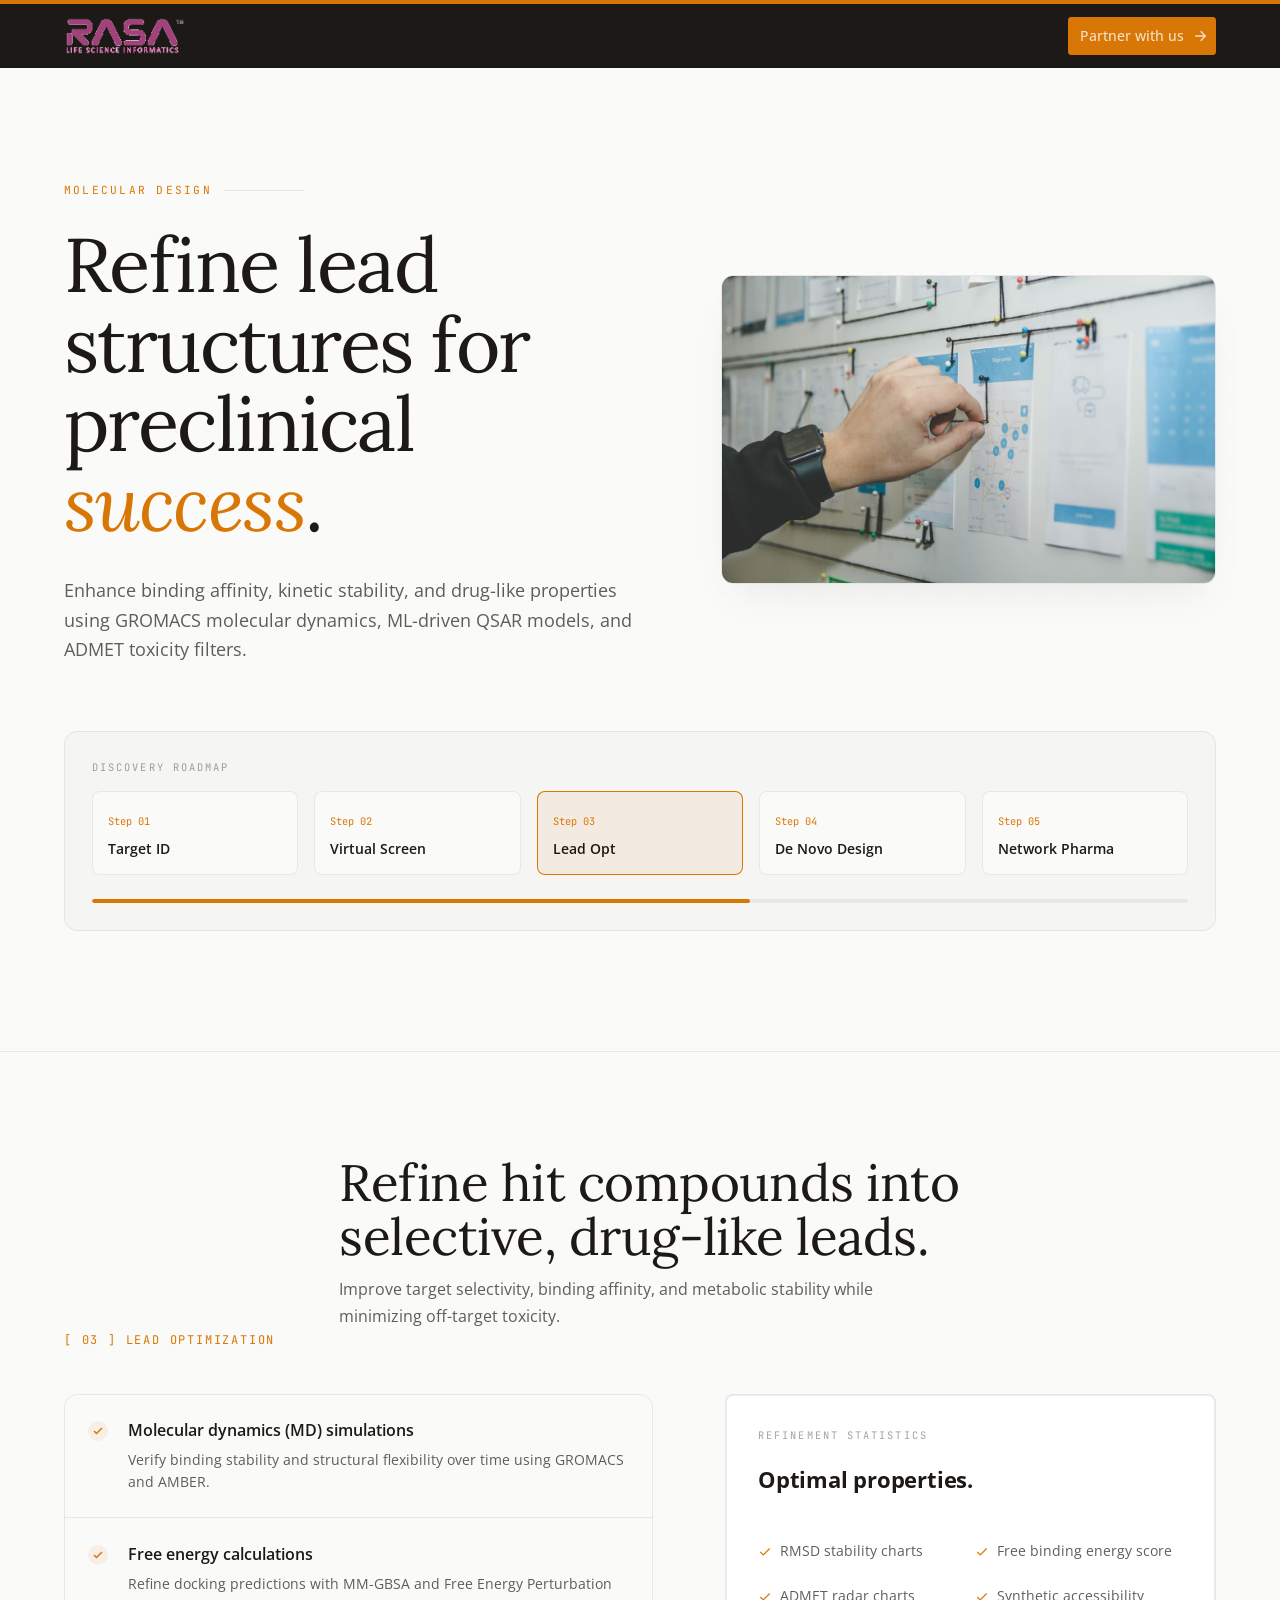
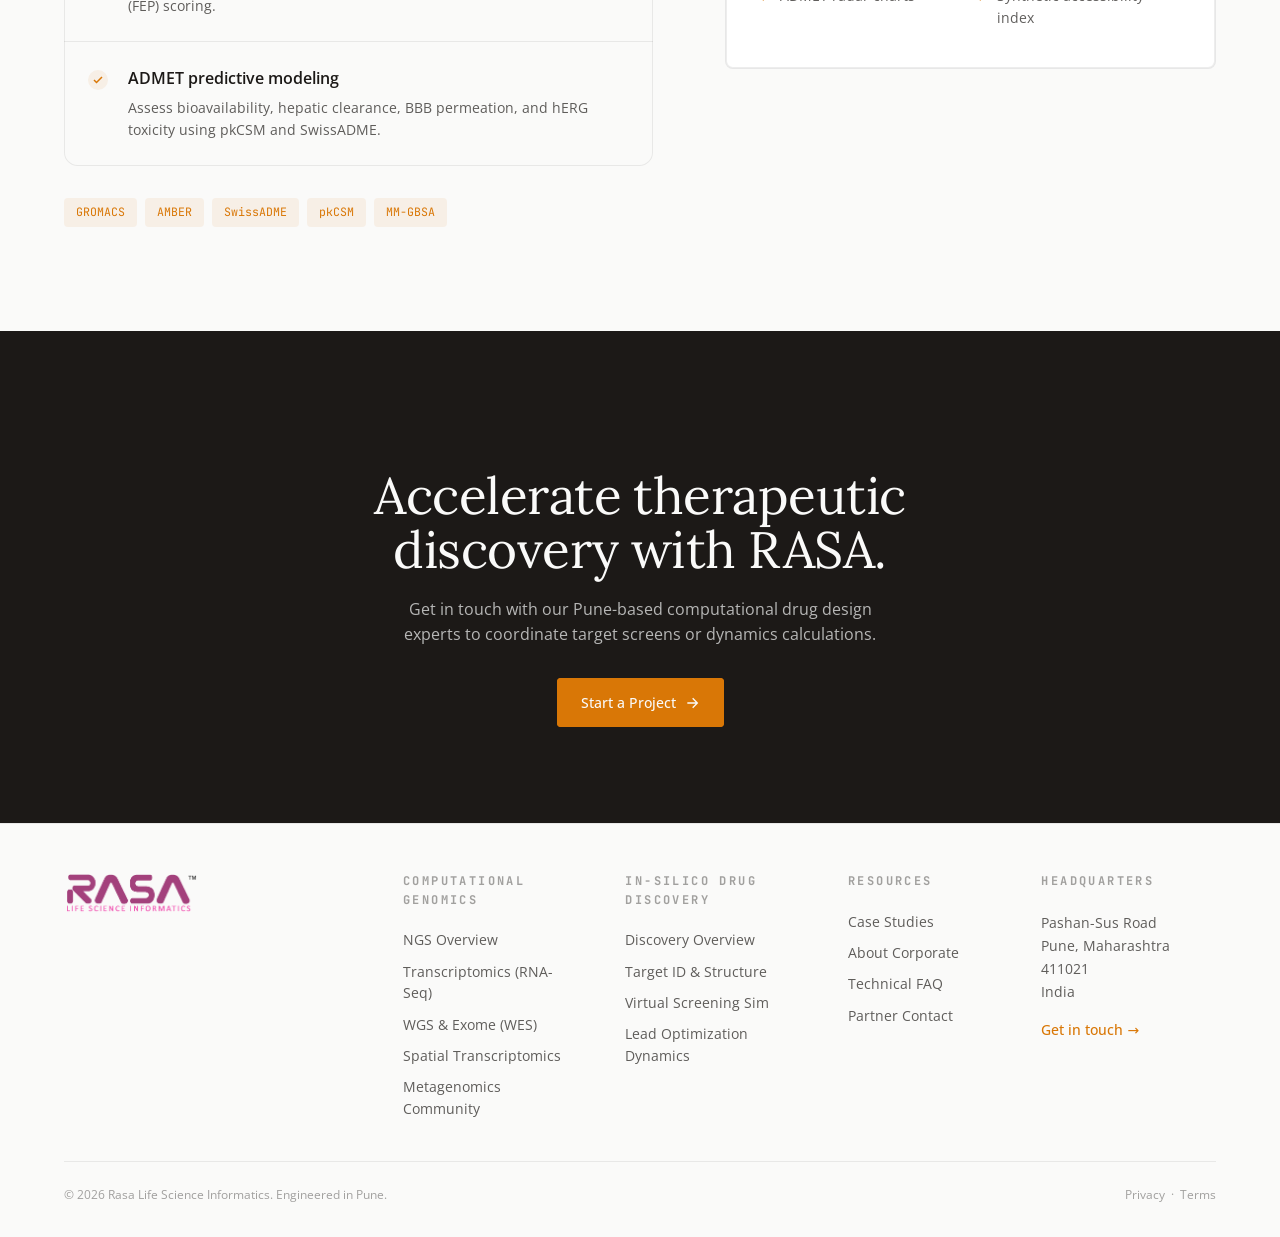
<file: services-dd-lead-optimization.html>
<!DOCTYPE html>
<html lang="en">
<head>
  <meta charset="UTF-8">
  <meta name="viewport" content="width=device-width, initial-scale=1.0">
  <title>Lead Optimization & Molecular Dynamics | RASA LSI</title>
  <meta name="description" content="Optimize hit compound affinity, selectivity, and ADMET profiles using GROMACS molecular dynamics, QSAR machine learning, and SwissADME.">
  <link rel="icon" type="image/svg+xml" href="favicon.svg">
  <link rel="preconnect" href="https://fonts.googleapis.com">
  <link rel="preconnect" href="https://fonts.gstatic.com" crossorigin>
  <link href="https://fonts.googleapis.com/css2?family=Instrument+Serif:ital@0;1&family=Inter:wght@300;400;500;600;700&family=JetBrains+Mono:wght@400;500&display=swap" rel="stylesheet">
  <link rel="stylesheet" href="theme.css">
</head>
<body class="rasa">
  
  <!--
================================================================
  RASA LSI — IN-SILICO DRUG DISCOVERY SERVICES
  WordPress Custom HTML block. Self-contained.
  Design system: "Academic Precision" — cream + ink + forest leaf
================================================================
-->







<!-- =============== HEADER =============== -->
<header class="rasa rasa-header">
  <div class="rasa-header__inner">
    <div class="rasa-header__group">
      <a href="index.html" class="rasa-brand"><img src="logo.png" alt="RASA LSI Logo" style="height: 38px; width: auto; display: block; object-fit: contain; margin: 0;"></a>
                                    <nav class="rasa-nav" aria-label="Primary Nav">
        <div class="rasa-nav__item">
          <a href="services-ngs.html">NGS Analysis <span class="rasa-nav__arrow">▼</span></a>
          <div class="rasa-nav__dropdown">
            <a href="services-ngs.html">Overview</a>
            <a href="services-ngs-transcriptomics.html">Transcriptomics (RNA-Seq)</a>
            <a href="services-ngs-wgs-wes.html">WGS &amp; Exome (WES)</a>
            <a href="services-ngs-spatial.html">Spatial Transcriptomics</a>
            <a href="services-ngs-metagenomics.html">Metagenomics</a>
          </div>
        </div>
        <div class="rasa-nav__item">
          <a href="services-drug-discovery.html">Drug Discovery <span class="rasa-nav__arrow">▼</span></a>
          <div class="rasa-nav__dropdown">
            <a href="services-drug-discovery.html">Overview</a>
            <a href="services-dd-target-id.html">Target ID &amp; Structure</a>
            <a href="services-dd-virtual-screening.html">Virtual Screening</a>
            <a href="services-dd-lead-optimization.html">Lead Optimization</a>
          </div>
        </div>
        <div class="rasa-nav__item"><a href="case-studies.html">Case Studies</a></div>
        <div class="rasa-nav__item"><a href="about.html">About</a></div>
        <div class="rasa-nav__item"><a href="faq.html">FAQ</a></div>
      </nav>
    </div>
    <div class="rasa-header__actions" style="display: flex; align-items: center; gap: 1rem;">
      
      <a href="contact.html" class="rasa-cta-btn">
        Partner with us
        <svg viewBox="0 0 24 24" fill="none" stroke="currentColor" stroke-width="2" aria-hidden="true"><path d="M5 12h14M13 5l7 7-7 7"/></svg>
      </a>
    </div>
  </div>
</header>

<!-- =============== MAIN =============== -->
<main class="rasa rasa-page">

  <!-- PAGE HERO -->
  <section class="rasa-pagehero">
    <div class="rasa-grid-bg" aria-hidden="true"></div>
    <div class="container">
      <div class="rasa-pagehero__grid">
        <div class="rasa-pagehero__copy">
          <div class="rasa-reveal">
            <span class="rasa-eyebrow">Molecular Design<span class="rasa-eyebrow__rule"></span></span>
          </div>
          <h1 class="rasa-pagehero__h rasa-reveal" data-delay="1">
          Refine lead structures for preclinical <span class="serif italic leaf">success</span>.
        </h1>
          <p class="rasa-pagehero__lede rasa-reveal" data-delay="2">
          Enhance binding affinity, kinetic stability, and drug-like properties using GROMACS molecular dynamics, ML-driven QSAR models, and ADMET toxicity filters.
        </p>
        </div>
        <div class="rasa-reveal zoom-parent rasa-pagehero__art" data-delay="2">
          <img src="images/computational_biologist_cluster.png" alt="Refine lead structures for preclinical success.">
        </div>
      </div>

      <!-- Interactive Pipeline tracker -->
      <div class="rasa-pipeline-tracker rasa-reveal" data-delay="2">
        <span class="rasa-side__lbl">Discovery Roadmap</span>
        <div class="rasa-pipeline-steps">
          <a href="services-dd-target-id.html" class="rasa-pipeline-step is-active" data-section="target-id" data-progress="20%" style="text-decoration: none; color: inherit;">
            <span class="rasa-pipeline-step__num">Step 01</span>
            <div class="rasa-pipeline-step__title">Target ID</div>
          </a>
          <a href="services-dd-virtual-screening.html" class="rasa-pipeline-step" data-section="hit-discovery" data-progress="40%" style="text-decoration: none; color: inherit;">
            <span class="rasa-pipeline-step__num">Step 02</span>
            <div class="rasa-pipeline-step__title">Virtual Screen</div>
          </a>
          <a href="services-dd-lead-optimization.html" class="rasa-pipeline-step" data-section="lead-opt" data-progress="60%" style="text-decoration: none; color: inherit;">
            <span class="rasa-pipeline-step__num">Step 03</span>
            <div class="rasa-pipeline-step__title">Lead Opt</div>
          </a>
          <a href="services-drug-discovery.html#de-novo" class="rasa-pipeline-step" data-section="de-novo" data-progress="80%" style="text-decoration: none; color: inherit;">
            <span class="rasa-pipeline-step__num">Step 04</span>
            <div class="rasa-pipeline-step__title">De Novo Design</div>
          </a>
          <a href="services-drug-discovery.html#multi-target" class="rasa-pipeline-step" data-section="multi-target" data-progress="100%" style="text-decoration: none; color: inherit;">
            <span class="rasa-pipeline-step__num">Step 05</span>
            <div class="rasa-pipeline-step__title">Network Pharma</div>
          </a>
        </div>
        <div class="rasa-pipeline-bar">
          <div class="rasa-pipeline-progress" id="progress-bar"></div>
        </div>
      </div>

    </div>
  </section>

  

  <!-- DEEP: TARGET ID -->
  <section class="rasa-deep rasa-reveal" id="lead-opt">
    <div class="container">
      <div class="rasa-deep__head">
        <span class="rasa-deep__index">[ 03 ] Lead Optimization</span>
        <div>
          <h2 class="rasa-h2 rasa-deep__h">Refine hit compounds into selective, drug-like leads.</h2>
          <p class="rasa-deep__lede">
            Improve target selectivity, binding affinity, and metabolic stability while minimizing off-target toxicity.
          </p>
        </div>
      </div>
      <div class="rasa-deep__body">
        <div>
          <div class="rasa-feat-list">
            <div class="rasa-feat">
              <span class="rasa-feat__chk"><svg viewBox="0 0 24 24"><polyline points="20 6 9 17 4 12"/></svg></span>
              <div>
                <div class="rasa-feat__t">Molecular dynamics (MD) simulations</div>
                <div class="rasa-feat__b">Verify binding stability and structural flexibility over time using GROMACS and AMBER.</div>
              </div>
            </div>
            <div class="rasa-feat">
              <span class="rasa-feat__chk"><svg viewBox="0 0 24 24"><polyline points="20 6 9 17 4 12"/></svg></span>
              <div>
                <div class="rasa-feat__t">Free energy calculations</div>
                <div class="rasa-feat__b">Refine docking predictions with MM-GBSA and Free Energy Perturbation (FEP) scoring.</div>
              </div>
            </div>
            <div class="rasa-feat">
              <span class="rasa-feat__chk"><svg viewBox="0 0 24 24"><polyline points="20 6 9 17 4 12"/></svg></span>
              <div>
                <div class="rasa-feat__t">ADMET predictive modeling</div>
                <div class="rasa-feat__b">Assess bioavailability, hepatic clearance, BBB permeation, and hERG toxicity using pkCSM and SwissADME.</div>
              </div>
            </div>
          </div>

          <div class="rasa-tool-cloud">
            <span class="rasa-tool">GROMACS<span class="rasa-tooltip">High-performance molecular dynamics simulator.</span></span>
            <span class="rasa-tool">AMBER<span class="rasa-tooltip">Assisted Model Building with Energy Refinement suite.</span></span>
            <span class="rasa-tool">SwissADME<span class="rasa-tooltip">Predicts ADME parameters, drug-likeness, and medicinal chemistry friendliness.</span></span>
            <span class="rasa-tool">pkCSM<span class="rasa-tooltip">Predicts small-molecule pharmacokinetics using graph signatures.</span></span>
            <span class="rasa-tool">MM-GBSA<span class="rasa-tooltip">Molecular Mechanics Generalized Born Surface Area calculations.</span></span>
          </div>
        </div>

        <aside class="rasa-side">
          <span class="rasa-side__lbl">Refinement statistics</span>
          <h3 class="rasa-side__h">Optimal properties.</h3>
          <div class="rasa-deliv">
            <div class="rasa-deliv__item"><svg viewBox="0 0 24 24"><polyline points="20 6 9 17 4 12"/></svg>RMSD stability charts</div>
            <div class="rasa-deliv__item"><svg viewBox="0 0 24 24"><polyline points="20 6 9 17 4 12"/></svg>Free binding energy score</div>
            <div class="rasa-deliv__item"><svg viewBox="0 0 24 24"><polyline points="20 6 9 17 4 12"/></svg>ADMET radar charts</div>
            <div class="rasa-deliv__item"><svg viewBox="0 0 24 24"><polyline points="20 6 9 17 4 12"/></svg>Synthetic accessibility index</div>
          </div>
        </aside>
      </div>
    </div>
  </section>



  <!-- CTA -->
  <section class="rasa-section rasa-section--ink" style="padding:6rem 0; text-align:center;">
    <div class="container" style="max-width:720px;">
      <h2 class="rasa-h2" style="color:var(--cream); margin-bottom:1.25rem; max-width:24ch; margin-left:auto; margin-right:auto;">Accelerate therapeutic discovery with RASA.</h2>
      <p style="color:rgba(248,249,250,0.7); max-width:56ch; margin:0 auto 2rem;">
        Get in touch with our Pune-based computational drug design experts to coordinate target screens or dynamics calculations.
      </p>
      <a href="contact.html" class="rasa-btn rasa-btn--primary">
        Start a Project
        <svg viewBox="0 0 24 24" fill="none" stroke="currentColor" stroke-width="2" aria-hidden="true"><path d="M5 12h14M13 5l7 7-7 7"/></svg>
      </a>
    </div>
  </section>
</main>

<!-- =============== FOOTER =============== -->
<footer class="rasa rasa-footer">
  <div class="container">
    <div class="rasa-footer__grid">
      <div>
        <div class="rasa-footer__brand"><img src="logo.png" alt="RASA LSI Logo" style="height: 42px; width: auto; display: block; object-fit: contain;"></div>
      </div>
      <div>
        <h4>Computational Genomics</h4>
        <a href="services-ngs.html">NGS Overview</a>
        <a href="services-ngs-transcriptomics.html">Transcriptomics (RNA-Seq)</a>
        <a href="services-ngs-wgs-wes.html">WGS &amp; Exome (WES)</a>
        <a href="services-ngs-spatial.html">Spatial Transcriptomics</a>
        <a href="services-ngs-metagenomics.html">Metagenomics Community</a>
      </div>
      <div>
        <h4>In-Silico Drug Discovery</h4>
        <a href="services-drug-discovery.html">Discovery Overview</a>
        <a href="services-dd-target-id.html">Target ID &amp; Structure</a>
        <a href="services-dd-virtual-screening.html">Virtual Screening Sim</a>
        <a href="services-dd-lead-optimization.html">Lead Optimization Dynamics</a>
      </div>
      <div>
        <h4>Resources</h4>
        <a href="case-studies.html">Case Studies</a>
        <a href="about.html">About Corporate</a>
        <a href="faq.html">Technical FAQ</a>
        <a href="contact.html">Partner Contact</a>
      </div>
      <div>
        <h4>Headquarters</h4>
        <p style="font-size: 0.875rem; color: var(--foreground-70); line-height: 1.65; margin: 0 0 1rem;">
          Pashan-Sus Road<br>
          Pune, Maharashtra 411021<br>
          India
        </p>
        <a href="contact.html" style="font-weight: 500; color: var(--leaf);">Get in touch →</a>
      </div>
    </div>
    <div class="rasa-footer__bottom">
      <span>© <span id="rasa-year">2026</span> Rasa Life Science Informatics. Engineered in Pune.</span>
      <span><a href="/privacy">Privacy</a> &nbsp;·&nbsp; <a href="/terms">Terms</a></span>
    </div>
  </div>
</footer>
  <script>

(function () {
  var y = document.getElementById('rasa-year');
  if (y) y.textContent = new Date().getFullYear();

    // Active navigation link detection
  try {
    var path = window.location.pathname;
    var page = path.split('/').pop();
    if (!page || page === '') page = 'index.html';
    document.querySelectorAll('.rasa-nav a').forEach(function (a) {
      a.classList.remove('is-active');
      var href = a.getAttribute('href').split('#')[0].split('/').pop();
      if (href === page) a.classList.add('is-active');
    });
  } catch (e) {}

  // Reveal animations on scroll
  var reveals = document.querySelectorAll('.rasa-reveal');
  var ioReveal = new IntersectionObserver(function (entries) {
    entries.forEach(function (e) {
      if (e.isIntersecting) {
        e.target.classList.add('is-visible');
        ioReveal.unobserve(e.target);
      }
    });
  }, { threshold: 0.1 });
  reveals.forEach(function (el) { ioReveal.observe(el); });

  // Interactive Pipeline tracker
  var steps = document.querySelectorAll('.rasa-pipeline-step');
  var progressBar = document.getElementById('progress-bar');
  steps.forEach(function (step) {
    step.addEventListener('click', function () {
      steps.forEach(function (s) { s.classList.remove('is-active'); });
      step.classList.add('is-active');
      var progress = step.getAttribute('data-progress');
      progressBar.style.width = progress;

      var id = step.getAttribute('data-section');
      var target = document.getElementById(id);
      if (target) {
        var headerOffset = 0;
        var topBar = document.querySelector('.rasa-top-bar');
        var header = document.querySelector('.rasa-header');
        var subNav = document.querySelector('.rasa-anchor-nav');
        if (topBar && window.getComputedStyle(topBar).position === 'fixed') {
          headerOffset += topBar.offsetHeight;
        }
        if (header && window.getComputedStyle(header).position === 'fixed') {
          headerOffset += header.offsetHeight;
        }
        if (subNav && (window.getComputedStyle(subNav).position === 'sticky' || window.getComputedStyle(subNav).position === 'fixed')) {
          headerOffset += subNav.offsetHeight;
        }
        if (headerOffset === 0) headerOffset = 120;
        else headerOffset += 8; // buffer

        var elementPosition = target.getBoundingClientRect().top + window.pageYOffset;
        var offsetPosition = elementPosition - headerOffset;

        window.scrollTo({
          top: offsetPosition,
          behavior: "smooth"
        });
      }
    });
  });

  // Sticky sub-nav Intersection Observer active highlighting
  var sections = document.querySelectorAll('.rasa-deep');
  var navLinks = document.querySelectorAll('.rasa-anchor-nav a');

  var ioOptions = {
    root: null,
    rootMargin: '-25% 0px -55% 0px',
    threshold: 0
  };

  var observer = new IntersectionObserver(function (entries) {
    entries.forEach(function (entry) {
      if (entry.isIntersecting) {
        var id = entry.target.getAttribute('id');
        navLinks.forEach(function (link) {
          if (link.getAttribute('href') === '#' + id) {
            link.classList.add('is-active');
          } else {
            link.classList.remove('is-active');
          }
        });
        // Sync with pipeline steps
        steps.forEach(function (step) {
          if (step.getAttribute('data-section') === id) {
            steps.forEach(function (s) { s.classList.remove('is-active'); });
            step.classList.add('is-active');
            var progress = step.getAttribute('data-progress');
            progressBar.style.width = progress;
          }
        });
      }
    });
  }, ioOptions);

  sections.forEach(function (section) {
    observer.observe(section);
  });

  // Smooth scroll to sections with offset
  navLinks.forEach(function (link) {
    link.addEventListener('click', function (e) {
      e.preventDefault();
      var id = link.getAttribute('href');
      var target = document.querySelector(id);
      if (target) {
        var headerOffset = 0;
        var topBar = document.querySelector('.rasa-top-bar');
        var header = document.querySelector('.rasa-header');
        var subNav = document.querySelector('.rasa-anchor-nav');
        if (topBar && window.getComputedStyle(topBar).position === 'fixed') {
          headerOffset += topBar.offsetHeight;
        }
        if (header && window.getComputedStyle(header).position === 'fixed') {
          headerOffset += header.offsetHeight;
        }
        if (subNav && (window.getComputedStyle(subNav).position === 'sticky' || window.getComputedStyle(subNav).position === 'fixed')) {
          headerOffset += subNav.offsetHeight;
        }
        if (headerOffset === 0) headerOffset = 120;
        else headerOffset += 8; // buffer

        var elementPosition = target.getBoundingClientRect().top + window.pageYOffset;
        var offsetPosition = elementPosition - headerOffset;

        window.scrollTo({
          top: offsetPosition,
          behavior: "smooth"
        });
      }
    });
  });

})();

  
</script>
</body>
</html>
</file>
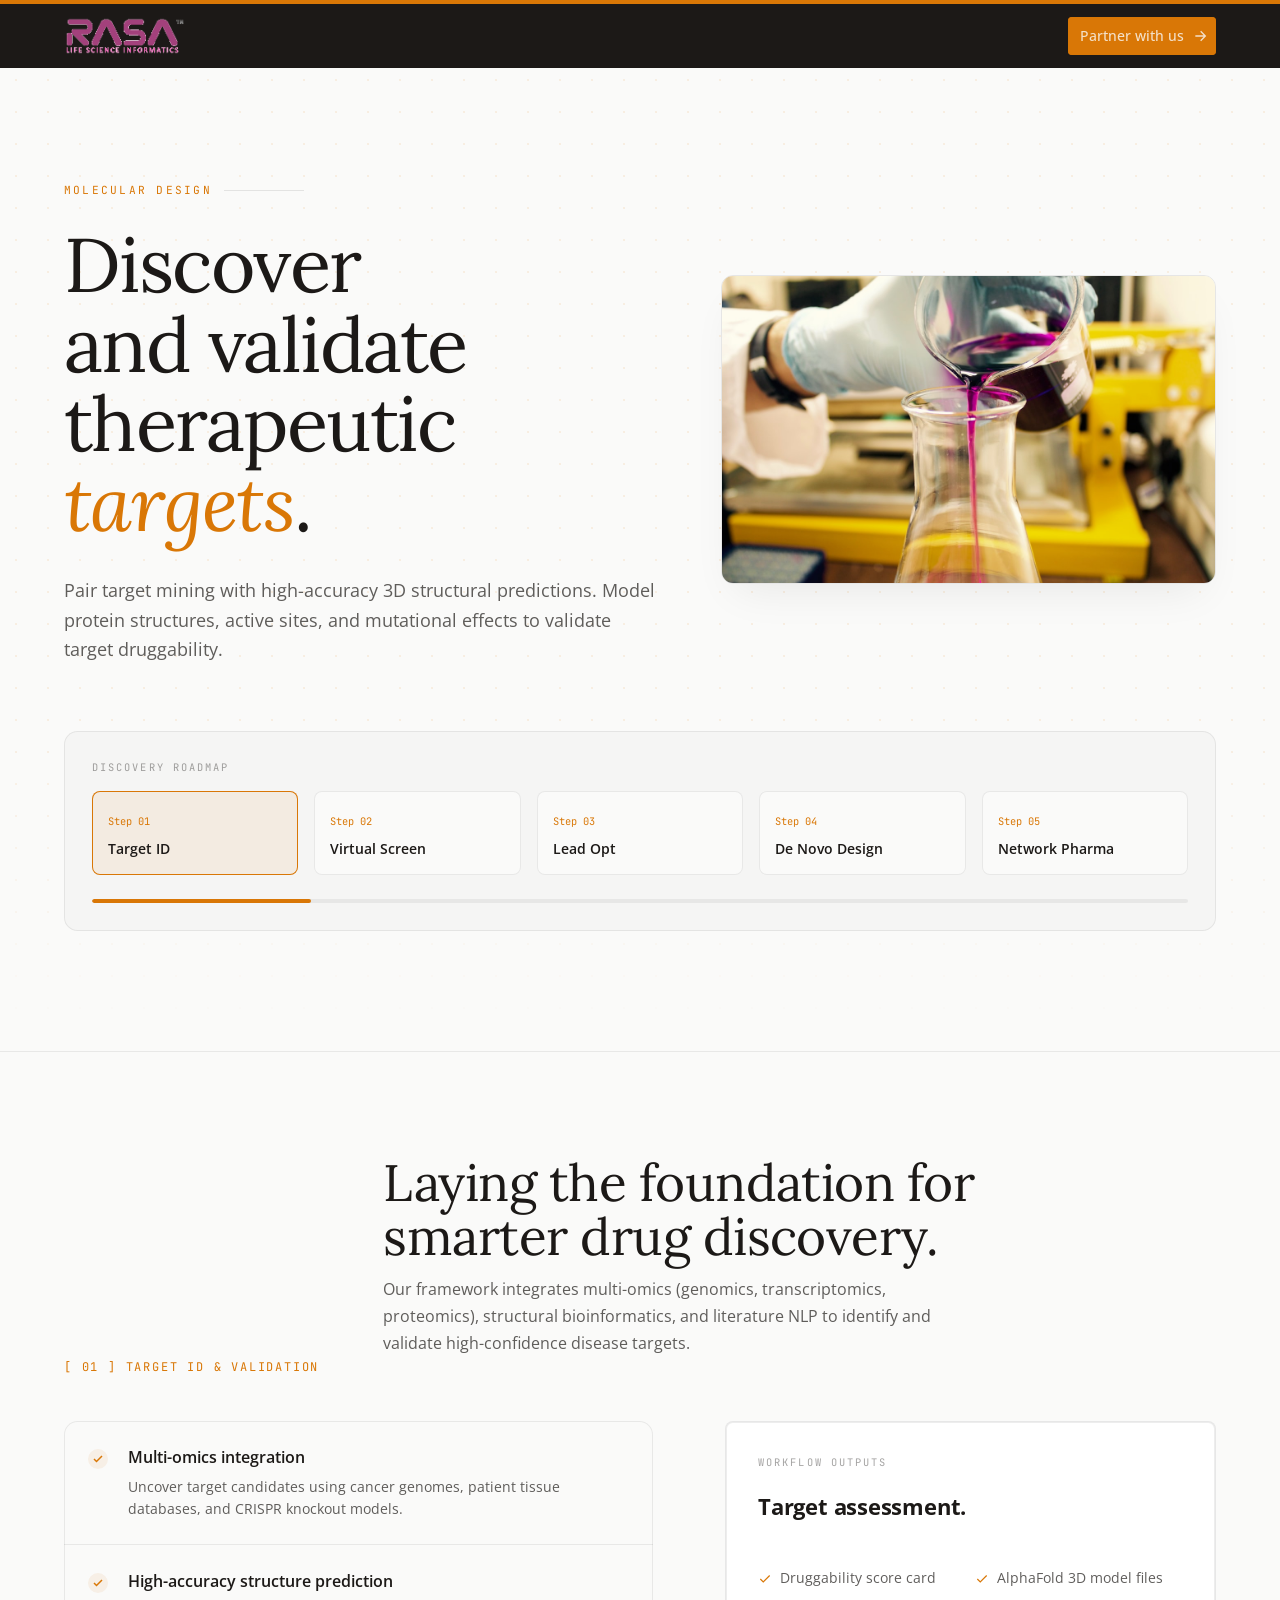
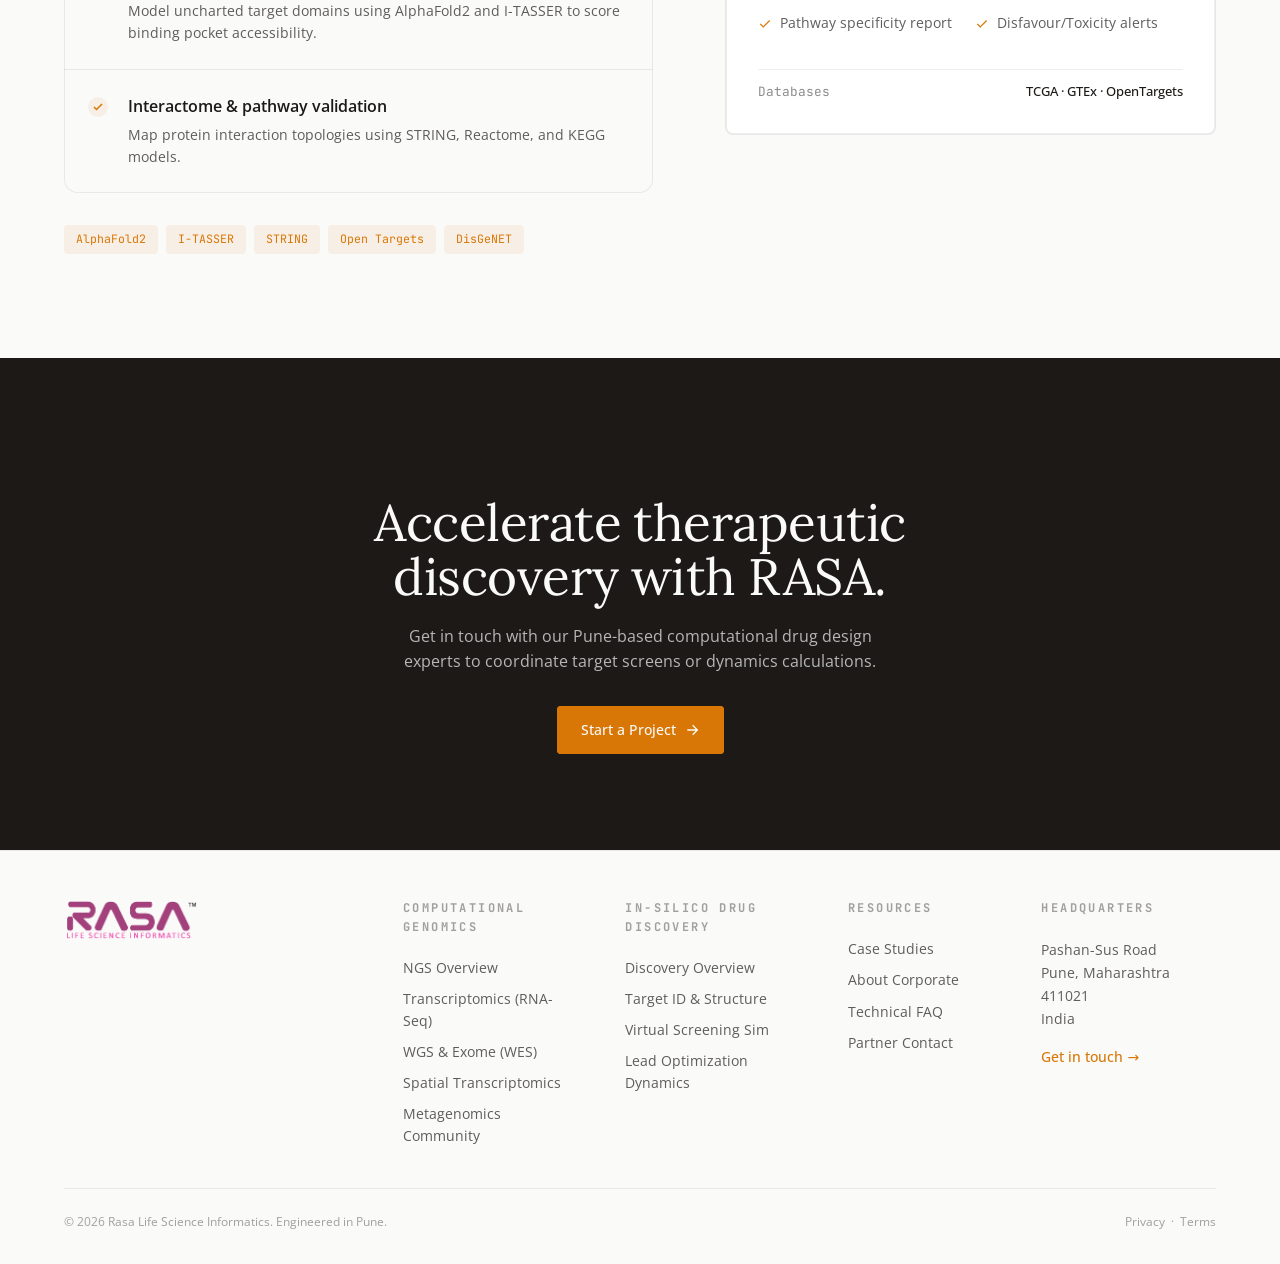
<file: services-dd-target-id.html>
<!DOCTYPE html>
<html lang="en">
<head>
  <meta charset="UTF-8">
  <meta name="viewport" content="width=device-width, initial-scale=1.0">
  <title>Target Identification & 3D Structure Prediction | RASA LSI</title>
  <meta name="description" content="Computational target identification and validation using multi-omics mining, AlphaFold2 structural models, and protein-protein interaction networks.">
  <link rel="icon" type="image/svg+xml" href="favicon.svg">
  <link rel="preconnect" href="https://fonts.googleapis.com">
  <link rel="preconnect" href="https://fonts.gstatic.com" crossorigin>
  <link href="https://fonts.googleapis.com/css2?family=Instrument+Serif:ital@0;1&family=Inter:wght@300;400;500;600;700&family=JetBrains+Mono:wght@400;500&display=swap" rel="stylesheet">
  <link rel="stylesheet" href="theme.css">
</head>
<body class="rasa">
  
  <!--
================================================================
  RASA LSI — IN-SILICO DRUG DISCOVERY SERVICES
  WordPress Custom HTML block. Self-contained.
  Design system: "Academic Precision" — cream + ink + forest leaf
================================================================
-->







<!-- =============== HEADER =============== -->
<header class="rasa rasa-header">
  <div class="rasa-header__inner">
    <div class="rasa-header__group">
      <a href="index.html" class="rasa-brand"><img src="logo.png" alt="RASA LSI Logo" style="height: 38px; width: auto; display: block; object-fit: contain; margin: 0;"></a>
                                    <nav class="rasa-nav" aria-label="Primary Nav">
        <div class="rasa-nav__item">
          <a href="services-ngs.html">NGS Analysis <span class="rasa-nav__arrow">▼</span></a>
          <div class="rasa-nav__dropdown">
            <a href="services-ngs.html">Overview</a>
            <a href="services-ngs-transcriptomics.html">Transcriptomics (RNA-Seq)</a>
            <a href="services-ngs-wgs-wes.html">WGS &amp; Exome (WES)</a>
            <a href="services-ngs-spatial.html">Spatial Transcriptomics</a>
            <a href="services-ngs-metagenomics.html">Metagenomics</a>
          </div>
        </div>
        <div class="rasa-nav__item">
          <a href="services-drug-discovery.html">Drug Discovery <span class="rasa-nav__arrow">▼</span></a>
          <div class="rasa-nav__dropdown">
            <a href="services-drug-discovery.html">Overview</a>
            <a href="services-dd-target-id.html">Target ID &amp; Structure</a>
            <a href="services-dd-virtual-screening.html">Virtual Screening</a>
            <a href="services-dd-lead-optimization.html">Lead Optimization</a>
          </div>
        </div>
        <div class="rasa-nav__item"><a href="case-studies.html">Case Studies</a></div>
        <div class="rasa-nav__item"><a href="about.html">About</a></div>
        <div class="rasa-nav__item"><a href="faq.html">FAQ</a></div>
      </nav>
    </div>
    <div class="rasa-header__actions" style="display: flex; align-items: center; gap: 1rem;">
      
      <a href="contact.html" class="rasa-cta-btn">
        Partner with us
        <svg viewBox="0 0 24 24" fill="none" stroke="currentColor" stroke-width="2" aria-hidden="true"><path d="M5 12h14M13 5l7 7-7 7"/></svg>
      </a>
    </div>
  </div>
</header>

<!-- =============== MAIN =============== -->
<main class="rasa rasa-page">

  <!-- PAGE HERO -->
  <section class="rasa-pagehero">
    <div class="rasa-grid-bg" aria-hidden="true"></div>
    <div class="container">
      <div class="rasa-pagehero__grid">
        <div class="rasa-pagehero__copy">
          <div class="rasa-reveal">
            <span class="rasa-eyebrow">Molecular Design<span class="rasa-eyebrow__rule"></span></span>
          </div>
          <h1 class="rasa-pagehero__h rasa-reveal" data-delay="1">
          Discover and validate therapeutic <span class="serif italic leaf">targets</span>.
        </h1>
          <p class="rasa-pagehero__lede rasa-reveal" data-delay="2">
          Pair target mining with high-accuracy 3D structural predictions. Model protein structures, active sites, and mutational effects to validate target druggability.
        </p>
        </div>
        <div class="rasa-reveal zoom-parent rasa-pagehero__art" data-delay="2">
          <img src="images/molecular_docking_3d.png" alt="Discover and validate therapeutic targets.">
        </div>
      </div>

      <!-- Interactive Pipeline tracker -->
      <div class="rasa-pipeline-tracker rasa-reveal" data-delay="2">
        <span class="rasa-side__lbl">Discovery Roadmap</span>
        <div class="rasa-pipeline-steps">
          <a href="services-dd-target-id.html" class="rasa-pipeline-step is-active" data-section="target-id" data-progress="20%" style="text-decoration: none; color: inherit;">
            <span class="rasa-pipeline-step__num">Step 01</span>
            <div class="rasa-pipeline-step__title">Target ID</div>
          </a>
          <a href="services-dd-virtual-screening.html" class="rasa-pipeline-step" data-section="hit-discovery" data-progress="40%" style="text-decoration: none; color: inherit;">
            <span class="rasa-pipeline-step__num">Step 02</span>
            <div class="rasa-pipeline-step__title">Virtual Screen</div>
          </a>
          <a href="services-dd-lead-optimization.html" class="rasa-pipeline-step" data-section="lead-opt" data-progress="60%" style="text-decoration: none; color: inherit;">
            <span class="rasa-pipeline-step__num">Step 03</span>
            <div class="rasa-pipeline-step__title">Lead Opt</div>
          </a>
          <a href="services-drug-discovery.html#de-novo" class="rasa-pipeline-step" data-section="de-novo" data-progress="80%" style="text-decoration: none; color: inherit;">
            <span class="rasa-pipeline-step__num">Step 04</span>
            <div class="rasa-pipeline-step__title">De Novo Design</div>
          </a>
          <a href="services-drug-discovery.html#multi-target" class="rasa-pipeline-step" data-section="multi-target" data-progress="100%" style="text-decoration: none; color: inherit;">
            <span class="rasa-pipeline-step__num">Step 05</span>
            <div class="rasa-pipeline-step__title">Network Pharma</div>
          </a>
        </div>
        <div class="rasa-pipeline-bar">
          <div class="rasa-pipeline-progress" id="progress-bar"></div>
        </div>
      </div>

    </div>
  </section>

  

  <!-- DEEP: TARGET ID -->
  <section class="rasa-deep rasa-reveal" id="target-id">
    <div class="container">
      <div class="rasa-deep__head">
        <span class="rasa-deep__index">[ 01 ] Target ID &amp; Validation</span>
        <div>
          <h2 class="rasa-h2 rasa-deep__h">Laying the foundation for smarter drug discovery.</h2>
          <p class="rasa-deep__lede">
            Our framework integrates multi-omics (genomics, transcriptomics, proteomics), structural bioinformatics, and literature NLP to identify and validate high-confidence disease targets.
          </p>
        </div>
      </div>
      <div class="rasa-deep__body">
        <div>
          <div class="rasa-feat-list">
            <div class="rasa-feat">
              <span class="rasa-feat__chk"><svg viewBox="0 0 24 24"><polyline points="20 6 9 17 4 12"/></svg></span>
              <div>
                <div class="rasa-feat__t">Multi-omics integration</div>
                <div class="rasa-feat__b">Uncover target candidates using cancer genomes, patient tissue databases, and CRISPR knockout models.</div>
              </div>
            </div>
            <div class="rasa-feat">
              <span class="rasa-feat__chk"><svg viewBox="0 0 24 24"><polyline points="20 6 9 17 4 12"/></svg></span>
              <div>
                <div class="rasa-feat__t">High-accuracy structure prediction</div>
                <div class="rasa-feat__b">Model uncharted target domains using AlphaFold2 and I-TASSER to score binding pocket accessibility.</div>
              </div>
            </div>
            <div class="rasa-feat">
              <span class="rasa-feat__chk"><svg viewBox="0 0 24 24"><polyline points="20 6 9 17 4 12"/></svg></span>
              <div>
                <div class="rasa-feat__t">Interactome &amp; pathway validation</div>
                <div class="rasa-feat__b">Map protein interaction topologies using STRING, Reactome, and KEGG models.</div>
              </div>
            </div>
          </div>

          <div class="rasa-tool-cloud">
            <span class="rasa-tool">AlphaFold2<span class="rasa-tooltip">Google DeepMind's state-of-the-art 3D structure predictor.</span></span>
            <span class="rasa-tool">I-TASSER<span class="rasa-tooltip">Iterative threading assembly for structure prediction.</span></span>
            <span class="rasa-tool">STRING<span class="rasa-tooltip">Protein-protein physical and functional interaction network.</span></span>
            <span class="rasa-tool">Open Targets<span class="rasa-tooltip">Comprehensive target validation platform.</span></span>
            <span class="rasa-tool">DisGeNET<span class="rasa-tooltip">Database of gene-disease associations.</span></span>
          </div>
        </div>

        <aside class="rasa-side">
          <span class="rasa-side__lbl">Workflow outputs</span>
          <h3 class="rasa-side__h">Target assessment.</h3>
          <div class="rasa-deliv">
            <div class="rasa-deliv__item"><svg viewBox="0 0 24 24"><polyline points="20 6 9 17 4 12"/></svg>Druggability score card</div>
            <div class="rasa-deliv__item"><svg viewBox="0 0 24 24"><polyline points="20 6 9 17 4 12"/></svg>AlphaFold 3D model files</div>
            <div class="rasa-deliv__item"><svg viewBox="0 0 24 24"><polyline points="20 6 9 17 4 12"/></svg>Pathway specificity report</div>
            <div class="rasa-deliv__item"><svg viewBox="0 0 24 24"><polyline points="20 6 9 17 4 12"/></svg>Disfavour/Toxicity alerts</div>
          </div>
          <div style="margin-top: 0.5rem;">
            <div class="rasa-side__row"><span>Databases</span><span>TCGA · GTEx · OpenTargets</span></div>
          </div>
        </aside>
      </div>
    </div>
  </section>



  <!-- CTA -->
  <section class="rasa-section rasa-section--ink" style="padding:6rem 0; text-align:center;">
    <div class="container" style="max-width:720px;">
      <h2 class="rasa-h2" style="color:var(--cream); margin-bottom:1.25rem; max-width:24ch; margin-left:auto; margin-right:auto;">Accelerate therapeutic discovery with RASA.</h2>
      <p style="color:rgba(248,249,250,0.7); max-width:56ch; margin:0 auto 2rem;">
        Get in touch with our Pune-based computational drug design experts to coordinate target screens or dynamics calculations.
      </p>
      <a href="contact.html" class="rasa-btn rasa-btn--primary">
        Start a Project
        <svg viewBox="0 0 24 24" fill="none" stroke="currentColor" stroke-width="2" aria-hidden="true"><path d="M5 12h14M13 5l7 7-7 7"/></svg>
      </a>
    </div>
  </section>
</main>

<!-- =============== FOOTER =============== -->
<footer class="rasa rasa-footer">
  <div class="container">
    <div class="rasa-footer__grid">
      <div>
        <div class="rasa-footer__brand"><img src="logo.png" alt="RASA LSI Logo" style="height: 42px; width: auto; display: block; object-fit: contain;"></div>
      </div>
      <div>
        <h4>Computational Genomics</h4>
        <a href="services-ngs.html">NGS Overview</a>
        <a href="services-ngs-transcriptomics.html">Transcriptomics (RNA-Seq)</a>
        <a href="services-ngs-wgs-wes.html">WGS &amp; Exome (WES)</a>
        <a href="services-ngs-spatial.html">Spatial Transcriptomics</a>
        <a href="services-ngs-metagenomics.html">Metagenomics Community</a>
      </div>
      <div>
        <h4>In-Silico Drug Discovery</h4>
        <a href="services-drug-discovery.html">Discovery Overview</a>
        <a href="services-dd-target-id.html">Target ID &amp; Structure</a>
        <a href="services-dd-virtual-screening.html">Virtual Screening Sim</a>
        <a href="services-dd-lead-optimization.html">Lead Optimization Dynamics</a>
      </div>
      <div>
        <h4>Resources</h4>
        <a href="case-studies.html">Case Studies</a>
        <a href="about.html">About Corporate</a>
        <a href="faq.html">Technical FAQ</a>
        <a href="contact.html">Partner Contact</a>
      </div>
      <div>
        <h4>Headquarters</h4>
        <p style="font-size: 0.875rem; color: var(--foreground-70); line-height: 1.65; margin: 0 0 1rem;">
          Pashan-Sus Road<br>
          Pune, Maharashtra 411021<br>
          India
        </p>
        <a href="contact.html" style="font-weight: 500; color: var(--leaf);">Get in touch →</a>
      </div>
    </div>
    <div class="rasa-footer__bottom">
      <span>© <span id="rasa-year">2026</span> Rasa Life Science Informatics. Engineered in Pune.</span>
      <span><a href="/privacy">Privacy</a> &nbsp;·&nbsp; <a href="/terms">Terms</a></span>
    </div>
  </div>
</footer>
  <script>

(function () {
  var y = document.getElementById('rasa-year');
  if (y) y.textContent = new Date().getFullYear();

    // Active navigation link detection
  try {
    var path = window.location.pathname;
    var page = path.split('/').pop();
    if (!page || page === '') page = 'index.html';
    document.querySelectorAll('.rasa-nav a').forEach(function (a) {
      a.classList.remove('is-active');
      var href = a.getAttribute('href').split('#')[0].split('/').pop();
      if (href === page) a.classList.add('is-active');
    });
  } catch (e) {}

  // Reveal animations on scroll
  var reveals = document.querySelectorAll('.rasa-reveal');
  var ioReveal = new IntersectionObserver(function (entries) {
    entries.forEach(function (e) {
      if (e.isIntersecting) {
        e.target.classList.add('is-visible');
        ioReveal.unobserve(e.target);
      }
    });
  }, { threshold: 0.1 });
  reveals.forEach(function (el) { ioReveal.observe(el); });

  // Interactive Pipeline tracker
  var steps = document.querySelectorAll('.rasa-pipeline-step');
  var progressBar = document.getElementById('progress-bar');
  steps.forEach(function (step) {
    step.addEventListener('click', function () {
      steps.forEach(function (s) { s.classList.remove('is-active'); });
      step.classList.add('is-active');
      var progress = step.getAttribute('data-progress');
      progressBar.style.width = progress;

      var id = step.getAttribute('data-section');
      var target = document.getElementById(id);
      if (target) {
        var headerOffset = 0;
        var topBar = document.querySelector('.rasa-top-bar');
        var header = document.querySelector('.rasa-header');
        var subNav = document.querySelector('.rasa-anchor-nav');
        if (topBar && window.getComputedStyle(topBar).position === 'fixed') {
          headerOffset += topBar.offsetHeight;
        }
        if (header && window.getComputedStyle(header).position === 'fixed') {
          headerOffset += header.offsetHeight;
        }
        if (subNav && (window.getComputedStyle(subNav).position === 'sticky' || window.getComputedStyle(subNav).position === 'fixed')) {
          headerOffset += subNav.offsetHeight;
        }
        if (headerOffset === 0) headerOffset = 120;
        else headerOffset += 8; // buffer

        var elementPosition = target.getBoundingClientRect().top + window.pageYOffset;
        var offsetPosition = elementPosition - headerOffset;

        window.scrollTo({
          top: offsetPosition,
          behavior: "smooth"
        });
      }
    });
  });

  // Sticky sub-nav Intersection Observer active highlighting
  var sections = document.querySelectorAll('.rasa-deep');
  var navLinks = document.querySelectorAll('.rasa-anchor-nav a');

  var ioOptions = {
    root: null,
    rootMargin: '-25% 0px -55% 0px',
    threshold: 0
  };

  var observer = new IntersectionObserver(function (entries) {
    entries.forEach(function (entry) {
      if (entry.isIntersecting) {
        var id = entry.target.getAttribute('id');
        navLinks.forEach(function (link) {
          if (link.getAttribute('href') === '#' + id) {
            link.classList.add('is-active');
          } else {
            link.classList.remove('is-active');
          }
        });
        // Sync with pipeline steps
        steps.forEach(function (step) {
          if (step.getAttribute('data-section') === id) {
            steps.forEach(function (s) { s.classList.remove('is-active'); });
            step.classList.add('is-active');
            var progress = step.getAttribute('data-progress');
            progressBar.style.width = progress;
          }
        });
      }
    });
  }, ioOptions);

  sections.forEach(function (section) {
    observer.observe(section);
  });

  // Smooth scroll to sections with offset
  navLinks.forEach(function (link) {
    link.addEventListener('click', function (e) {
      e.preventDefault();
      var id = link.getAttribute('href');
      var target = document.querySelector(id);
      if (target) {
        var headerOffset = 0;
        var topBar = document.querySelector('.rasa-top-bar');
        var header = document.querySelector('.rasa-header');
        var subNav = document.querySelector('.rasa-anchor-nav');
        if (topBar && window.getComputedStyle(topBar).position === 'fixed') {
          headerOffset += topBar.offsetHeight;
        }
        if (header && window.getComputedStyle(header).position === 'fixed') {
          headerOffset += header.offsetHeight;
        }
        if (subNav && (window.getComputedStyle(subNav).position === 'sticky' || window.getComputedStyle(subNav).position === 'fixed')) {
          headerOffset += subNav.offsetHeight;
        }
        if (headerOffset === 0) headerOffset = 120;
        else headerOffset += 8; // buffer

        var elementPosition = target.getBoundingClientRect().top + window.pageYOffset;
        var offsetPosition = elementPosition - headerOffset;

        window.scrollTo({
          top: offsetPosition,
          behavior: "smooth"
        });
      }
    });
  });

})();

  
</script>
</body>
</html>
</file>
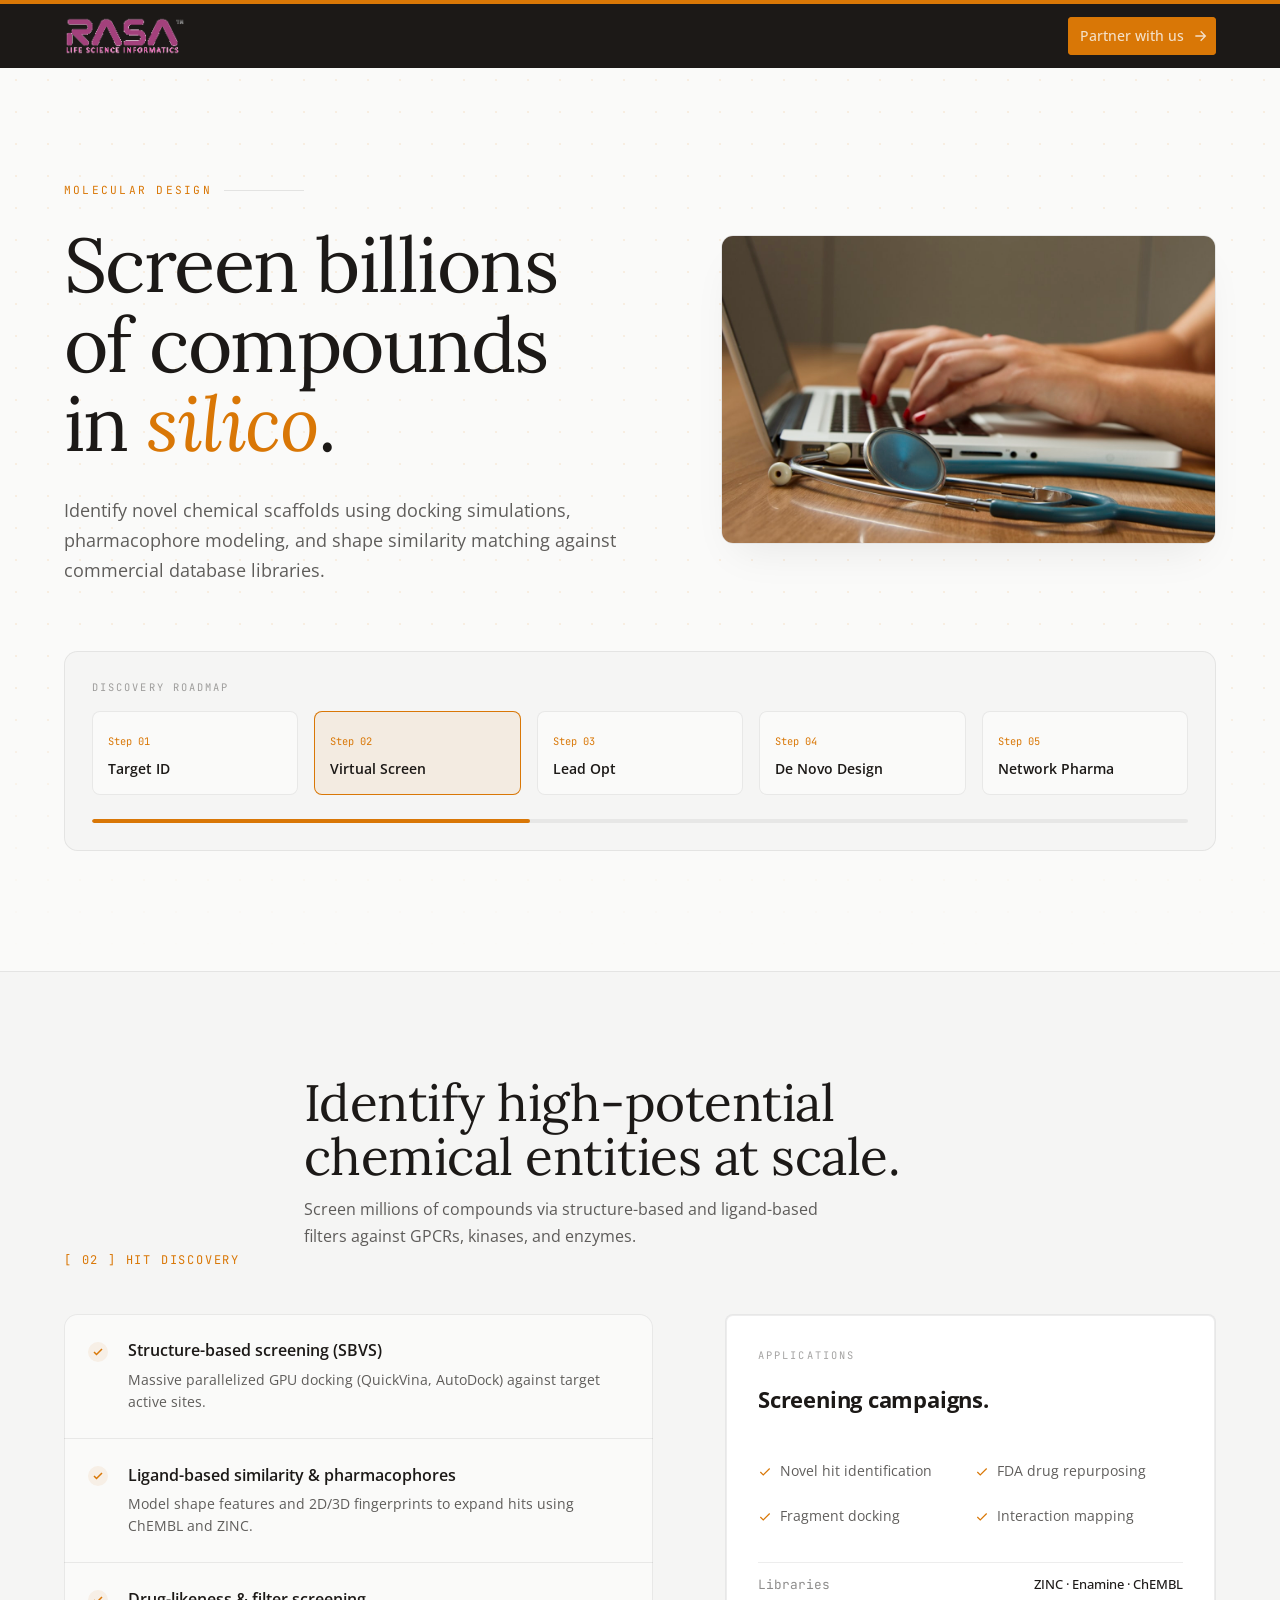
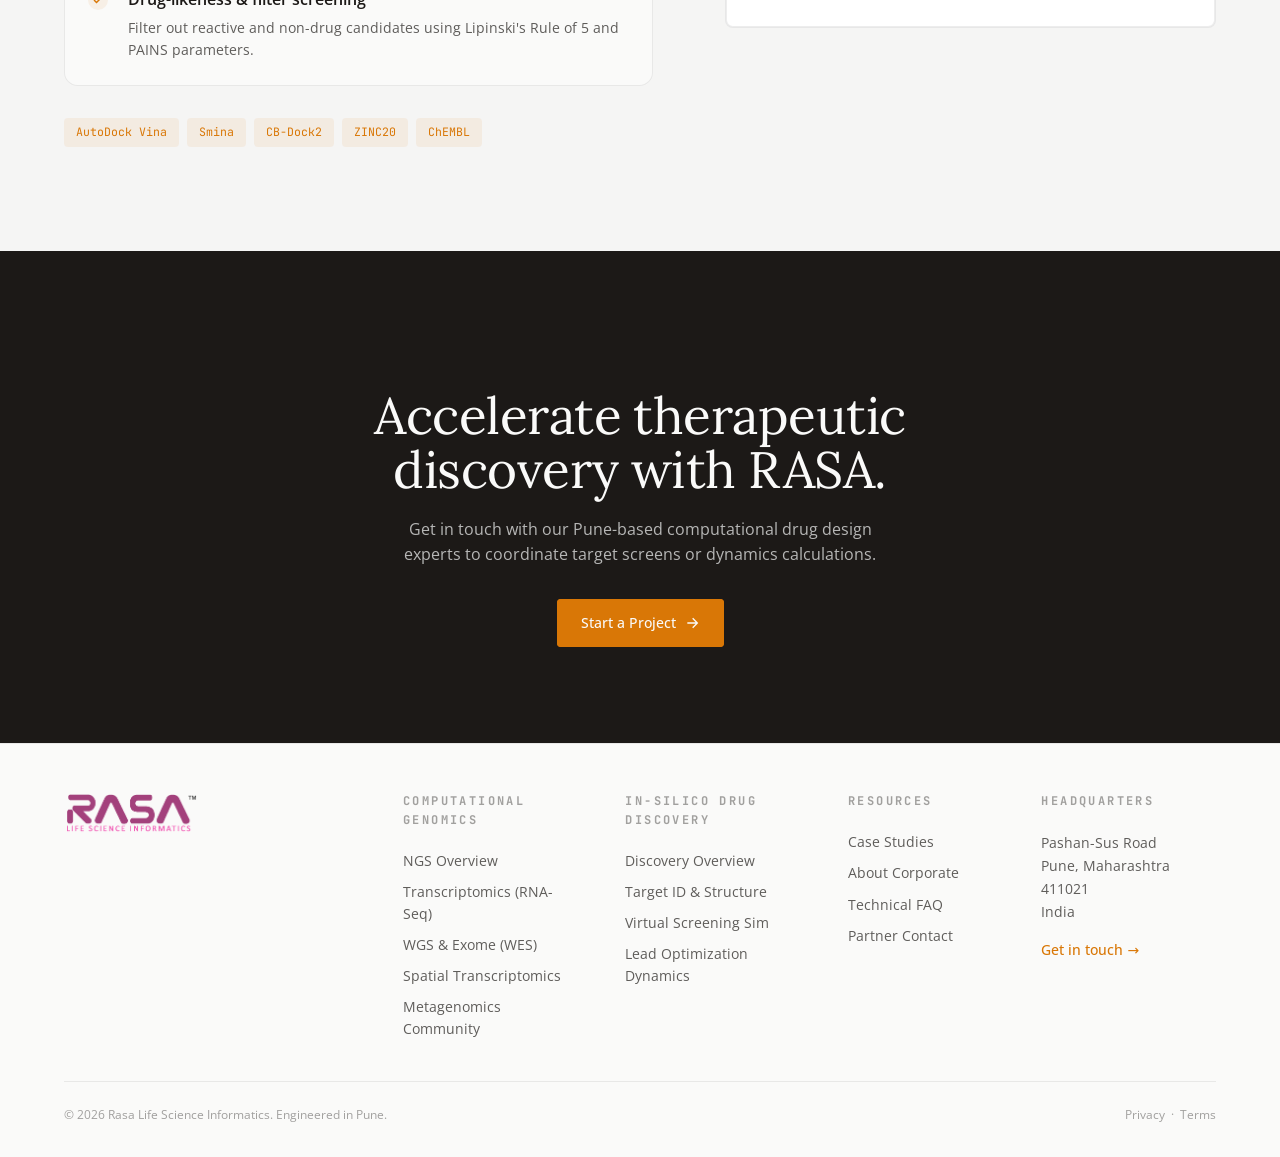
<file: services-dd-virtual-screening.html>
<!DOCTYPE html>
<html lang="en">
<head>
  <meta charset="UTF-8">
  <meta name="viewport" content="width=device-width, initial-scale=1.0">
  <title>High-Throughput Virtual Screening & Docking | RASA LSI</title>
  <meta name="description" content="Structure-based and ligand-based virtual screening of massive compound libraries using Autodock Vina, OpenEye, and shape-based pharmacophore modeling.">
  <link rel="icon" type="image/svg+xml" href="favicon.svg">
  <link rel="preconnect" href="https://fonts.googleapis.com">
  <link rel="preconnect" href="https://fonts.gstatic.com" crossorigin>
  <link href="https://fonts.googleapis.com/css2?family=Instrument+Serif:ital@0;1&family=Inter:wght@300;400;500;600;700&family=JetBrains+Mono:wght@400;500&display=swap" rel="stylesheet">
  <link rel="stylesheet" href="theme.css">
</head>
<body class="rasa">
  
  <!--
================================================================
  RASA LSI — IN-SILICO DRUG DISCOVERY SERVICES
  WordPress Custom HTML block. Self-contained.
  Design system: "Academic Precision" — cream + ink + forest leaf
================================================================
-->







<!-- =============== HEADER =============== -->
<header class="rasa rasa-header">
  <div class="rasa-header__inner">
    <div class="rasa-header__group">
      <a href="index.html" class="rasa-brand"><img src="logo.png" alt="RASA LSI Logo" style="height: 38px; width: auto; display: block; object-fit: contain; margin: 0;"></a>
                                    <nav class="rasa-nav" aria-label="Primary Nav">
        <div class="rasa-nav__item">
          <a href="services-ngs.html">NGS Analysis <span class="rasa-nav__arrow">▼</span></a>
          <div class="rasa-nav__dropdown">
            <a href="services-ngs.html">Overview</a>
            <a href="services-ngs-transcriptomics.html">Transcriptomics (RNA-Seq)</a>
            <a href="services-ngs-wgs-wes.html">WGS &amp; Exome (WES)</a>
            <a href="services-ngs-spatial.html">Spatial Transcriptomics</a>
            <a href="services-ngs-metagenomics.html">Metagenomics</a>
          </div>
        </div>
        <div class="rasa-nav__item">
          <a href="services-drug-discovery.html">Drug Discovery <span class="rasa-nav__arrow">▼</span></a>
          <div class="rasa-nav__dropdown">
            <a href="services-drug-discovery.html">Overview</a>
            <a href="services-dd-target-id.html">Target ID &amp; Structure</a>
            <a href="services-dd-virtual-screening.html">Virtual Screening</a>
            <a href="services-dd-lead-optimization.html">Lead Optimization</a>
          </div>
        </div>
        <div class="rasa-nav__item"><a href="case-studies.html">Case Studies</a></div>
        <div class="rasa-nav__item"><a href="about.html">About</a></div>
        <div class="rasa-nav__item"><a href="faq.html">FAQ</a></div>
      </nav>
    </div>
    <div class="rasa-header__actions" style="display: flex; align-items: center; gap: 1rem;">
      
      <a href="contact.html" class="rasa-cta-btn">
        Partner with us
        <svg viewBox="0 0 24 24" fill="none" stroke="currentColor" stroke-width="2" aria-hidden="true"><path d="M5 12h14M13 5l7 7-7 7"/></svg>
      </a>
    </div>
  </div>
</header>

<!-- =============== MAIN =============== -->
<main class="rasa rasa-page">

  <!-- PAGE HERO -->
  <section class="rasa-pagehero">
    <div class="rasa-grid-bg" aria-hidden="true"></div>
    <div class="container">
      <div class="rasa-pagehero__grid">
        <div class="rasa-pagehero__copy">
          <div class="rasa-reveal">
            <span class="rasa-eyebrow">Molecular Design<span class="rasa-eyebrow__rule"></span></span>
          </div>
          <h1 class="rasa-pagehero__h rasa-reveal" data-delay="1">
          Screen billions of compounds in <span class="serif italic leaf">silico</span>.
        </h1>
          <p class="rasa-pagehero__lede rasa-reveal" data-delay="2">
          Identify novel chemical scaffolds using docking simulations, pharmacophore modeling, and shape similarity matching against commercial database libraries.
        </p>
        </div>
        <div class="rasa-reveal zoom-parent rasa-pagehero__art" data-delay="2">
          <img src="images/lab_collaboration_science.png" alt="Screen billions of compounds in silico.">
        </div>
      </div>

      <!-- Interactive Pipeline tracker -->
      <div class="rasa-pipeline-tracker rasa-reveal" data-delay="2">
        <span class="rasa-side__lbl">Discovery Roadmap</span>
        <div class="rasa-pipeline-steps">
          <a href="services-dd-target-id.html" class="rasa-pipeline-step is-active" data-section="target-id" data-progress="20%" style="text-decoration: none; color: inherit;">
            <span class="rasa-pipeline-step__num">Step 01</span>
            <div class="rasa-pipeline-step__title">Target ID</div>
          </a>
          <a href="services-dd-virtual-screening.html" class="rasa-pipeline-step" data-section="hit-discovery" data-progress="40%" style="text-decoration: none; color: inherit;">
            <span class="rasa-pipeline-step__num">Step 02</span>
            <div class="rasa-pipeline-step__title">Virtual Screen</div>
          </a>
          <a href="services-dd-lead-optimization.html" class="rasa-pipeline-step" data-section="lead-opt" data-progress="60%" style="text-decoration: none; color: inherit;">
            <span class="rasa-pipeline-step__num">Step 03</span>
            <div class="rasa-pipeline-step__title">Lead Opt</div>
          </a>
          <a href="services-drug-discovery.html#de-novo" class="rasa-pipeline-step" data-section="de-novo" data-progress="80%" style="text-decoration: none; color: inherit;">
            <span class="rasa-pipeline-step__num">Step 04</span>
            <div class="rasa-pipeline-step__title">De Novo Design</div>
          </a>
          <a href="services-drug-discovery.html#multi-target" class="rasa-pipeline-step" data-section="multi-target" data-progress="100%" style="text-decoration: none; color: inherit;">
            <span class="rasa-pipeline-step__num">Step 05</span>
            <div class="rasa-pipeline-step__title">Network Pharma</div>
          </a>
        </div>
        <div class="rasa-pipeline-bar">
          <div class="rasa-pipeline-progress" id="progress-bar"></div>
        </div>
      </div>

    </div>
  </section>

  

  <!-- DEEP: TARGET ID -->
  <section class="rasa-deep rasa-reveal" id="hit-discovery" style="background:var(--surface);">
    <div class="container">
      <div class="rasa-deep__head">
        <span class="rasa-deep__index">[ 02 ] Hit Discovery</span>
        <div>
          <h2 class="rasa-h2 rasa-deep__h">Identify high-potential chemical entities at scale.</h2>
          <p class="rasa-deep__lede">
            Screen millions of compounds via structure-based and ligand-based filters against GPCRs, kinases, and enzymes.
          </p>
        </div>
      </div>
      <div class="rasa-deep__body">
        <div>
          <div class="rasa-feat-list">
            <div class="rasa-feat">
              <span class="rasa-feat__chk"><svg viewBox="0 0 24 24"><polyline points="20 6 9 17 4 12"/></svg></span>
              <div>
                <div class="rasa-feat__t">Structure-based screening (SBVS)</div>
                <div class="rasa-feat__b">Massive parallelized GPU docking (QuickVina, AutoDock) against target active sites.</div>
              </div>
            </div>
            <div class="rasa-feat">
              <span class="rasa-feat__chk"><svg viewBox="0 0 24 24"><polyline points="20 6 9 17 4 12"/></svg></span>
              <div>
                <div class="rasa-feat__t">Ligand-based similarity &amp; pharmacophores</div>
                <div class="rasa-feat__b">Model shape features and 2D/3D fingerprints to expand hits using ChEMBL and ZINC.</div>
              </div>
            </div>
            <div class="rasa-feat">
              <span class="rasa-feat__chk"><svg viewBox="0 0 24 24"><polyline points="20 6 9 17 4 12"/></svg></span>
              <div>
                <div class="rasa-feat__t">Drug-likeness &amp; filter screening</div>
                <div class="rasa-feat__b">Filter out reactive and non-drug candidates using Lipinski's Rule of 5 and PAINS parameters.</div>
              </div>
            </div>
          </div>

          <div class="rasa-tool-cloud">
            <span class="rasa-tool">AutoDock Vina<span class="rasa-tooltip">Gold-standard molecular docking simulation program.</span></span>
            <span class="rasa-tool">Smina<span class="rasa-tooltip">AutoDock fork optimized for scoring function customizability.</span></span>
            <span class="rasa-tool">CB-Dock2<span class="rasa-tooltip">Cavity-detection-guided blind docking server.</span></span>
            <span class="rasa-tool">ZINC20<span class="rasa-tooltip">Database of millions of commercially available compounds.</span></span>
            <span class="rasa-tool">ChEMBL<span class="rasa-tooltip">Curated bioactivity database of drug-like molecules.</span></span>
          </div>
        </div>

        <aside class="rasa-side">
          <span class="rasa-side__lbl">Applications</span>
          <h3 class="rasa-side__h">Screening campaigns.</h3>
          <div class="rasa-deliv">
            <div class="rasa-deliv__item"><svg viewBox="0 0 24 24"><polyline points="20 6 9 17 4 12"/></svg>Novel hit identification</div>
            <div class="rasa-deliv__item"><svg viewBox="0 0 24 24"><polyline points="20 6 9 17 4 12"/></svg>FDA drug repurposing</div>
            <div class="rasa-deliv__item"><svg viewBox="0 0 24 24"><polyline points="20 6 9 17 4 12"/></svg>Fragment docking</div>
            <div class="rasa-deliv__item"><svg viewBox="0 0 24 24"><polyline points="20 6 9 17 4 12"/></svg>Interaction mapping</div>
          </div>
          <div style="margin-top: 0.5rem;">
            <div class="rasa-side__row"><span>Libraries</span><span>ZINC · Enamine · ChEMBL</span></div>
          </div>
        </aside>
      </div>
    </div>
  </section>



  <!-- CTA -->
  <section class="rasa-section rasa-section--ink" style="padding:6rem 0; text-align:center;">
    <div class="container" style="max-width:720px;">
      <h2 class="rasa-h2" style="color:var(--cream); margin-bottom:1.25rem; max-width:24ch; margin-left:auto; margin-right:auto;">Accelerate therapeutic discovery with RASA.</h2>
      <p style="color:rgba(248,249,250,0.7); max-width:56ch; margin:0 auto 2rem;">
        Get in touch with our Pune-based computational drug design experts to coordinate target screens or dynamics calculations.
      </p>
      <a href="contact.html" class="rasa-btn rasa-btn--primary">
        Start a Project
        <svg viewBox="0 0 24 24" fill="none" stroke="currentColor" stroke-width="2" aria-hidden="true"><path d="M5 12h14M13 5l7 7-7 7"/></svg>
      </a>
    </div>
  </section>
</main>

<!-- =============== FOOTER =============== -->
<footer class="rasa rasa-footer">
  <div class="container">
    <div class="rasa-footer__grid">
      <div>
        <div class="rasa-footer__brand"><img src="logo.png" alt="RASA LSI Logo" style="height: 42px; width: auto; display: block; object-fit: contain;"></div>
      </div>
      <div>
        <h4>Computational Genomics</h4>
        <a href="services-ngs.html">NGS Overview</a>
        <a href="services-ngs-transcriptomics.html">Transcriptomics (RNA-Seq)</a>
        <a href="services-ngs-wgs-wes.html">WGS &amp; Exome (WES)</a>
        <a href="services-ngs-spatial.html">Spatial Transcriptomics</a>
        <a href="services-ngs-metagenomics.html">Metagenomics Community</a>
      </div>
      <div>
        <h4>In-Silico Drug Discovery</h4>
        <a href="services-drug-discovery.html">Discovery Overview</a>
        <a href="services-dd-target-id.html">Target ID &amp; Structure</a>
        <a href="services-dd-virtual-screening.html">Virtual Screening Sim</a>
        <a href="services-dd-lead-optimization.html">Lead Optimization Dynamics</a>
      </div>
      <div>
        <h4>Resources</h4>
        <a href="case-studies.html">Case Studies</a>
        <a href="about.html">About Corporate</a>
        <a href="faq.html">Technical FAQ</a>
        <a href="contact.html">Partner Contact</a>
      </div>
      <div>
        <h4>Headquarters</h4>
        <p style="font-size: 0.875rem; color: var(--foreground-70); line-height: 1.65; margin: 0 0 1rem;">
          Pashan-Sus Road<br>
          Pune, Maharashtra 411021<br>
          India
        </p>
        <a href="contact.html" style="font-weight: 500; color: var(--leaf);">Get in touch →</a>
      </div>
    </div>
    <div class="rasa-footer__bottom">
      <span>© <span id="rasa-year">2026</span> Rasa Life Science Informatics. Engineered in Pune.</span>
      <span><a href="/privacy">Privacy</a> &nbsp;·&nbsp; <a href="/terms">Terms</a></span>
    </div>
  </div>
</footer>
  <script>

(function () {
  var y = document.getElementById('rasa-year');
  if (y) y.textContent = new Date().getFullYear();

    // Active navigation link detection
  try {
    var path = window.location.pathname;
    var page = path.split('/').pop();
    if (!page || page === '') page = 'index.html';
    document.querySelectorAll('.rasa-nav a').forEach(function (a) {
      a.classList.remove('is-active');
      var href = a.getAttribute('href').split('#')[0].split('/').pop();
      if (href === page) a.classList.add('is-active');
    });
  } catch (e) {}

  // Reveal animations on scroll
  var reveals = document.querySelectorAll('.rasa-reveal');
  var ioReveal = new IntersectionObserver(function (entries) {
    entries.forEach(function (e) {
      if (e.isIntersecting) {
        e.target.classList.add('is-visible');
        ioReveal.unobserve(e.target);
      }
    });
  }, { threshold: 0.1 });
  reveals.forEach(function (el) { ioReveal.observe(el); });

  // Interactive Pipeline tracker
  var steps = document.querySelectorAll('.rasa-pipeline-step');
  var progressBar = document.getElementById('progress-bar');
  steps.forEach(function (step) {
    step.addEventListener('click', function () {
      steps.forEach(function (s) { s.classList.remove('is-active'); });
      step.classList.add('is-active');
      var progress = step.getAttribute('data-progress');
      progressBar.style.width = progress;

      var id = step.getAttribute('data-section');
      var target = document.getElementById(id);
      if (target) {
        var headerOffset = 0;
        var topBar = document.querySelector('.rasa-top-bar');
        var header = document.querySelector('.rasa-header');
        var subNav = document.querySelector('.rasa-anchor-nav');
        if (topBar && window.getComputedStyle(topBar).position === 'fixed') {
          headerOffset += topBar.offsetHeight;
        }
        if (header && window.getComputedStyle(header).position === 'fixed') {
          headerOffset += header.offsetHeight;
        }
        if (subNav && (window.getComputedStyle(subNav).position === 'sticky' || window.getComputedStyle(subNav).position === 'fixed')) {
          headerOffset += subNav.offsetHeight;
        }
        if (headerOffset === 0) headerOffset = 120;
        else headerOffset += 8; // buffer

        var elementPosition = target.getBoundingClientRect().top + window.pageYOffset;
        var offsetPosition = elementPosition - headerOffset;

        window.scrollTo({
          top: offsetPosition,
          behavior: "smooth"
        });
      }
    });
  });

  // Sticky sub-nav Intersection Observer active highlighting
  var sections = document.querySelectorAll('.rasa-deep');
  var navLinks = document.querySelectorAll('.rasa-anchor-nav a');

  var ioOptions = {
    root: null,
    rootMargin: '-25% 0px -55% 0px',
    threshold: 0
  };

  var observer = new IntersectionObserver(function (entries) {
    entries.forEach(function (entry) {
      if (entry.isIntersecting) {
        var id = entry.target.getAttribute('id');
        navLinks.forEach(function (link) {
          if (link.getAttribute('href') === '#' + id) {
            link.classList.add('is-active');
          } else {
            link.classList.remove('is-active');
          }
        });
        // Sync with pipeline steps
        steps.forEach(function (step) {
          if (step.getAttribute('data-section') === id) {
            steps.forEach(function (s) { s.classList.remove('is-active'); });
            step.classList.add('is-active');
            var progress = step.getAttribute('data-progress');
            progressBar.style.width = progress;
          }
        });
      }
    });
  }, ioOptions);

  sections.forEach(function (section) {
    observer.observe(section);
  });

  // Smooth scroll to sections with offset
  navLinks.forEach(function (link) {
    link.addEventListener('click', function (e) {
      e.preventDefault();
      var id = link.getAttribute('href');
      var target = document.querySelector(id);
      if (target) {
        var headerOffset = 0;
        var topBar = document.querySelector('.rasa-top-bar');
        var header = document.querySelector('.rasa-header');
        var subNav = document.querySelector('.rasa-anchor-nav');
        if (topBar && window.getComputedStyle(topBar).position === 'fixed') {
          headerOffset += topBar.offsetHeight;
        }
        if (header && window.getComputedStyle(header).position === 'fixed') {
          headerOffset += header.offsetHeight;
        }
        if (subNav && (window.getComputedStyle(subNav).position === 'sticky' || window.getComputedStyle(subNav).position === 'fixed')) {
          headerOffset += subNav.offsetHeight;
        }
        if (headerOffset === 0) headerOffset = 120;
        else headerOffset += 8; // buffer

        var elementPosition = target.getBoundingClientRect().top + window.pageYOffset;
        var offsetPosition = elementPosition - headerOffset;

        window.scrollTo({
          top: offsetPosition,
          behavior: "smooth"
        });
      }
    });
  });

})();

  
</script>
</body>
</html>
</file>
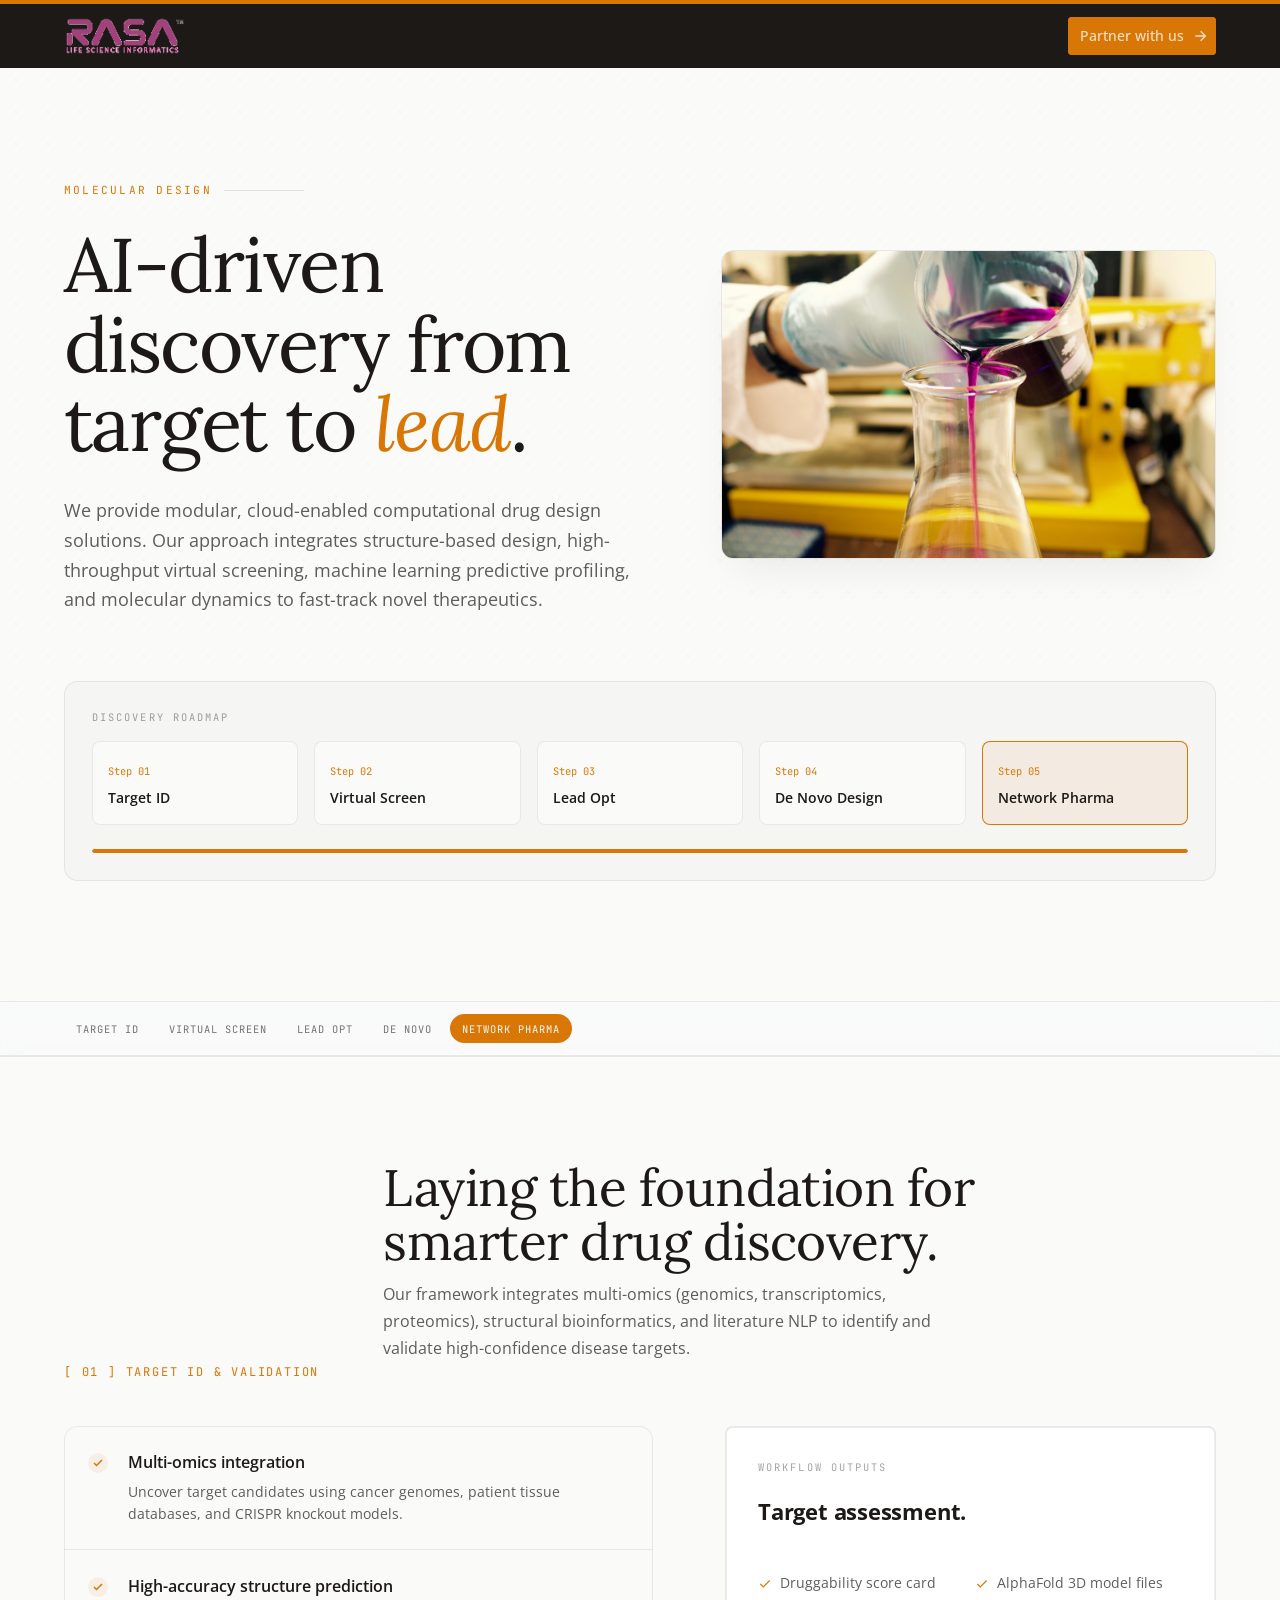
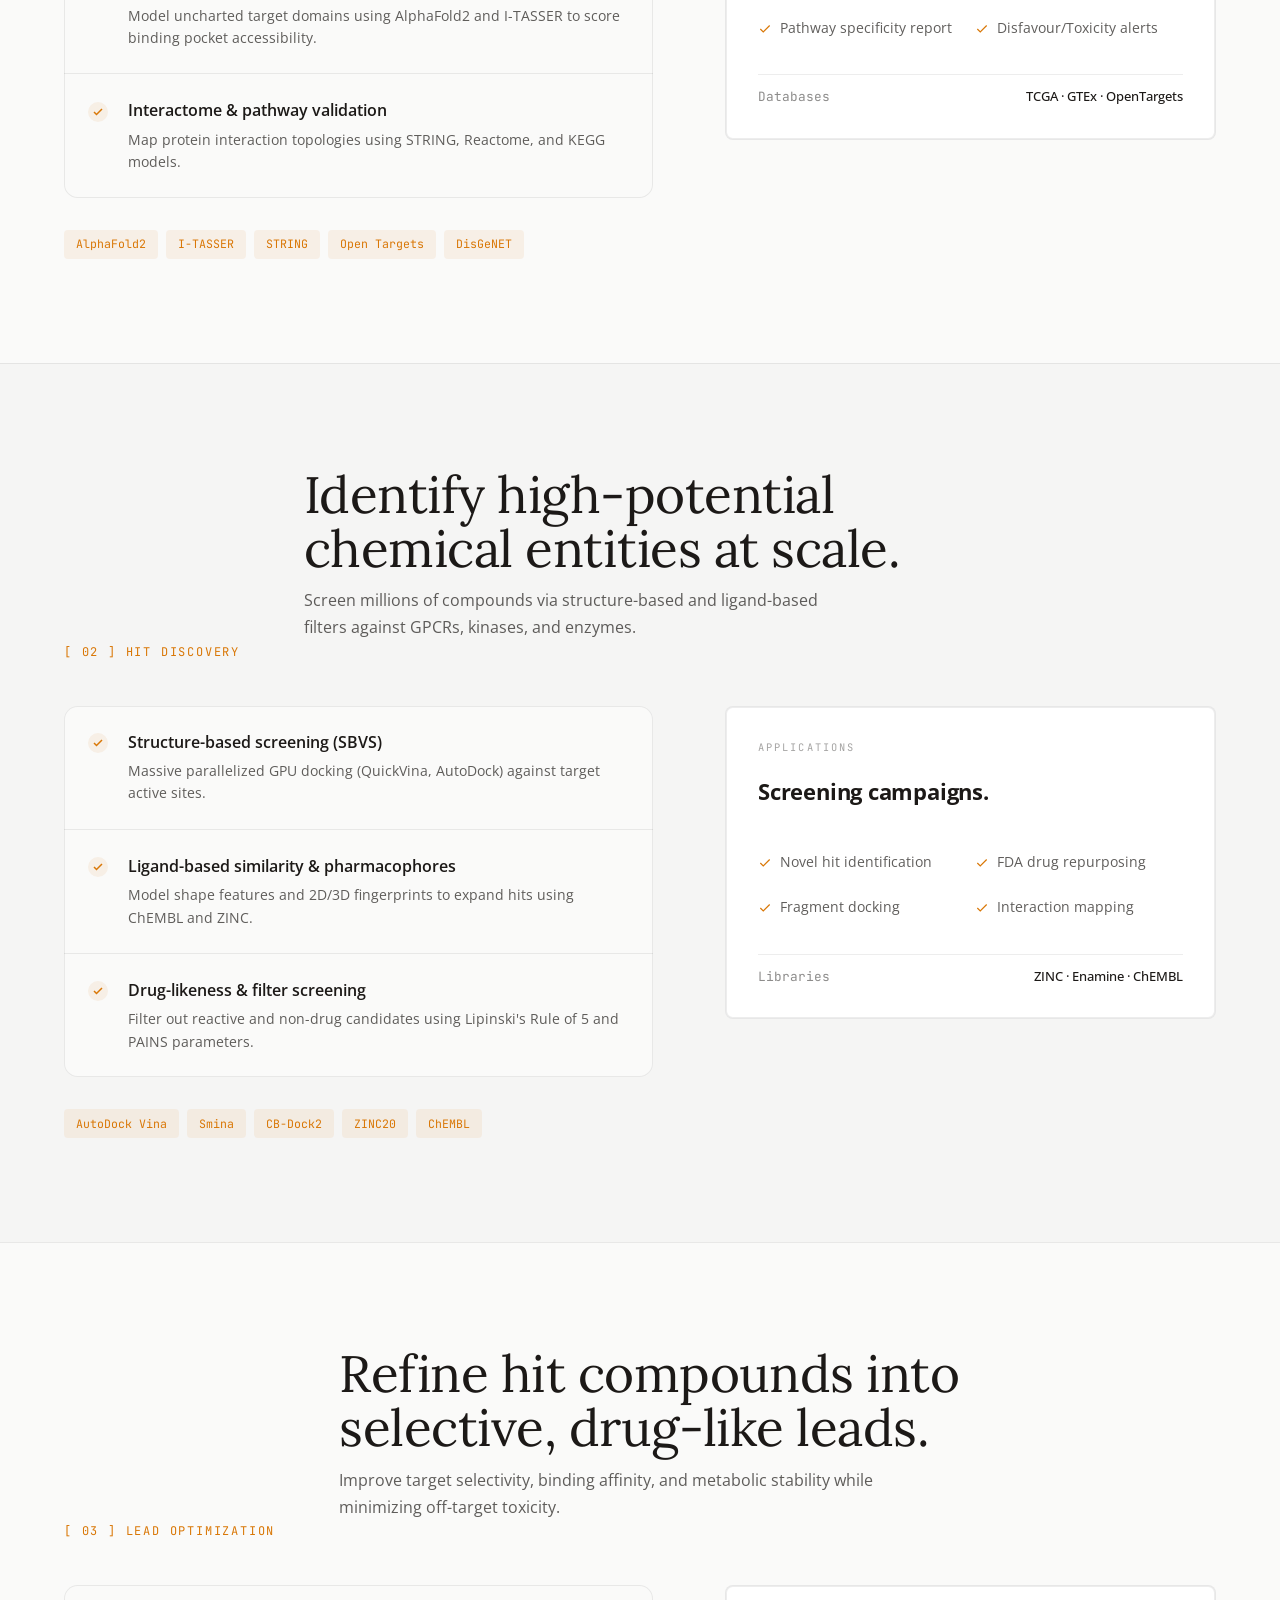
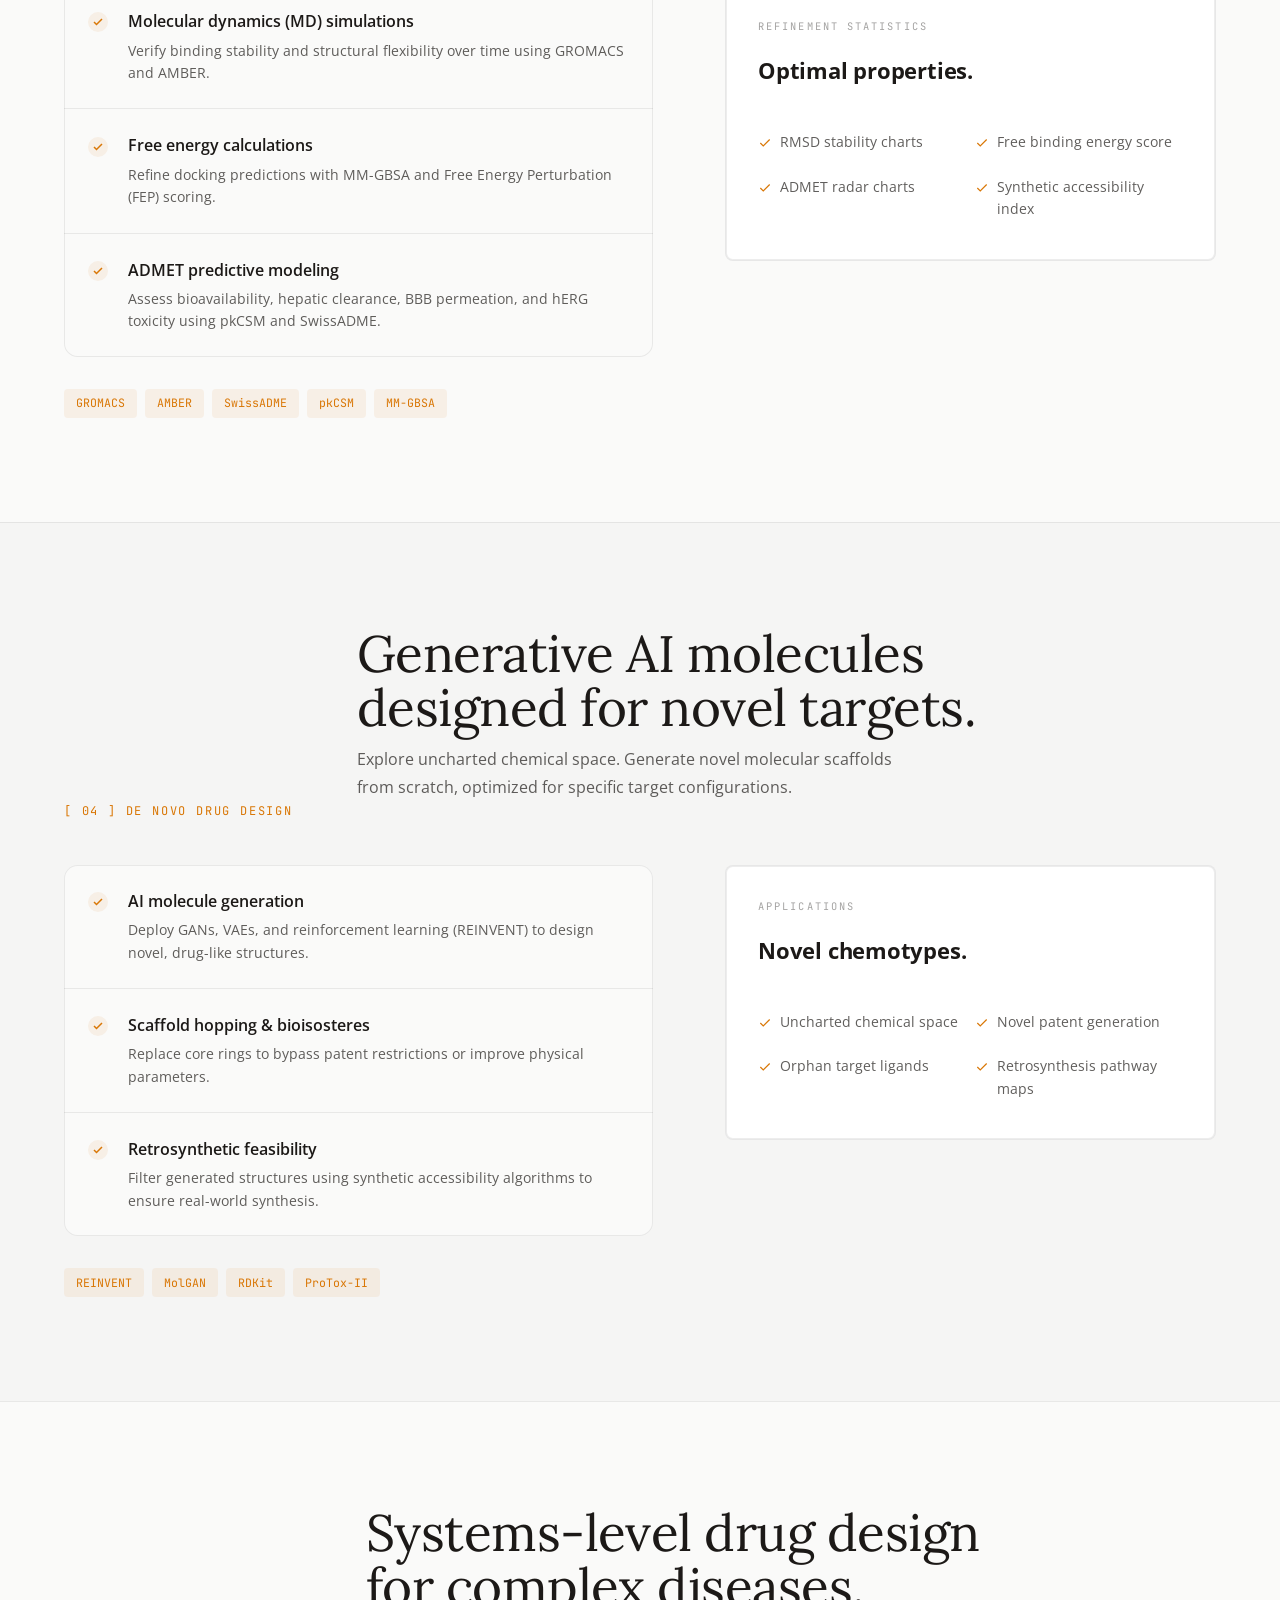
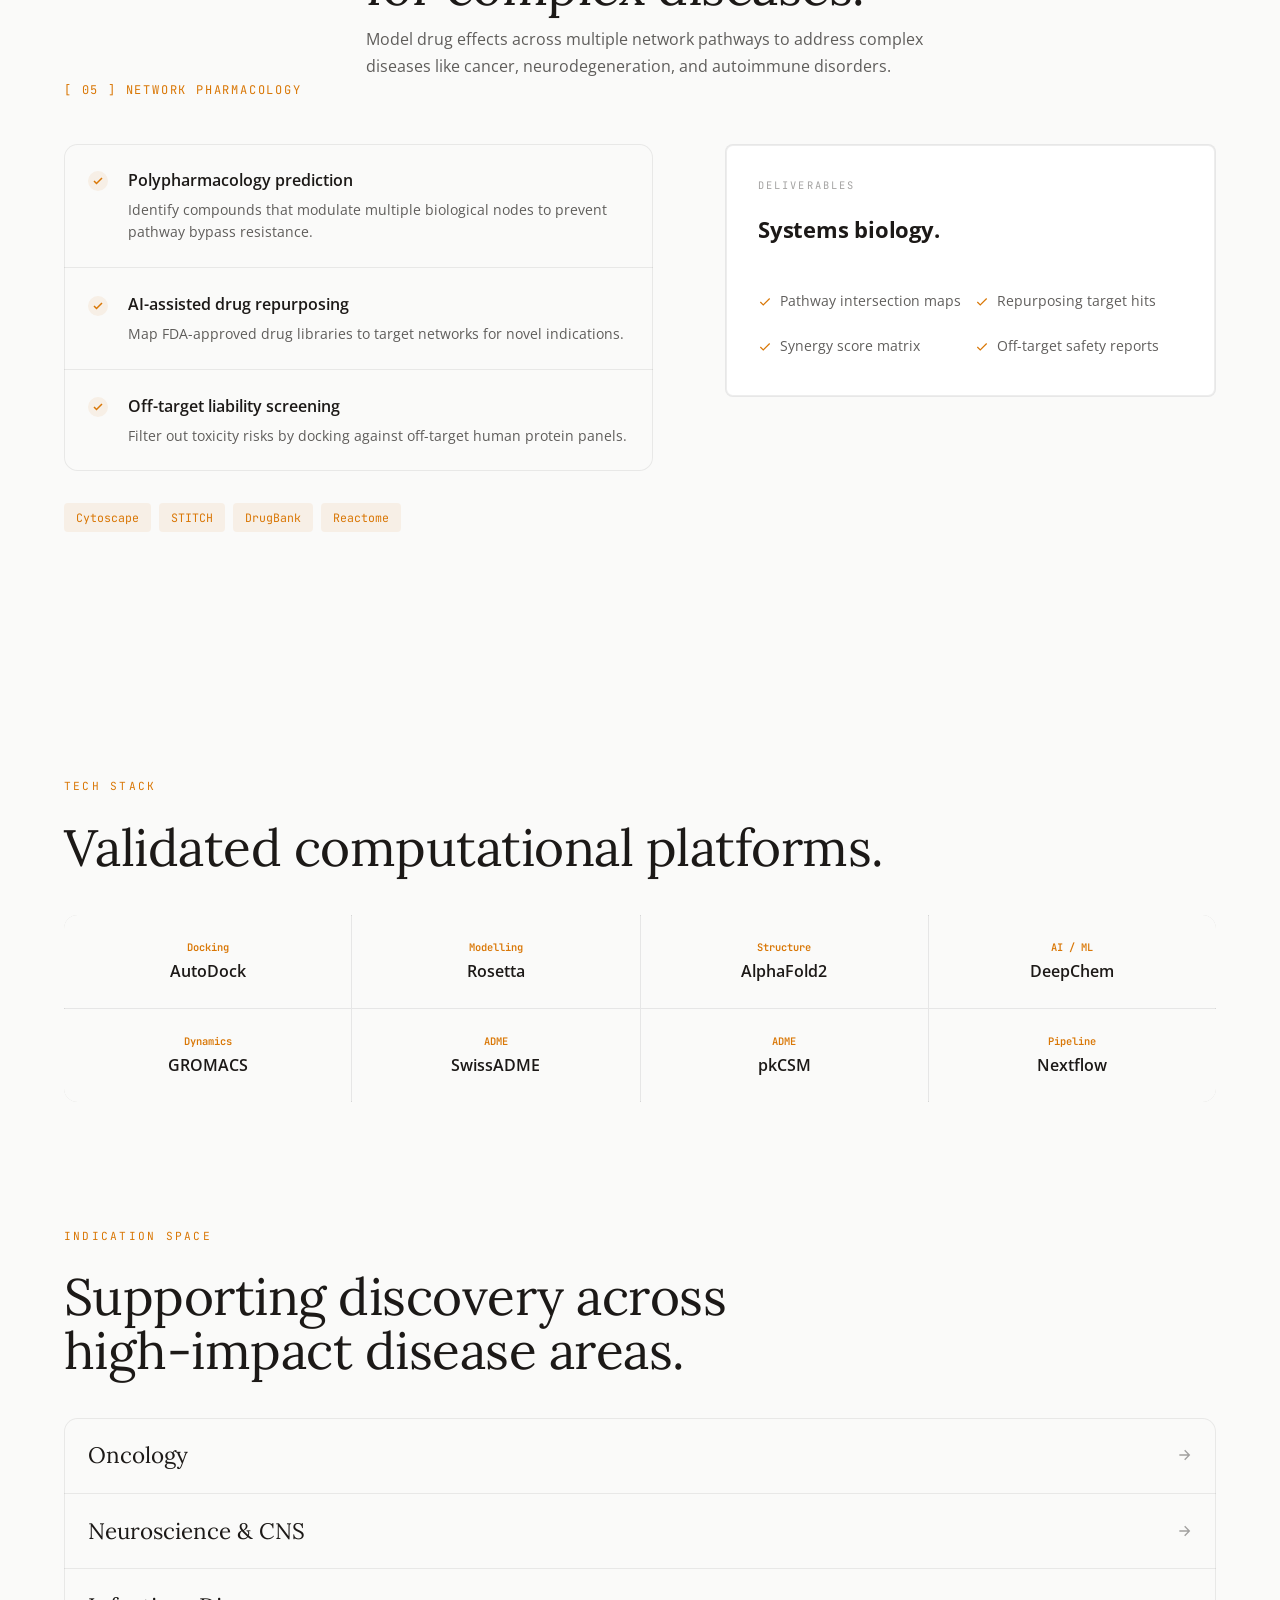
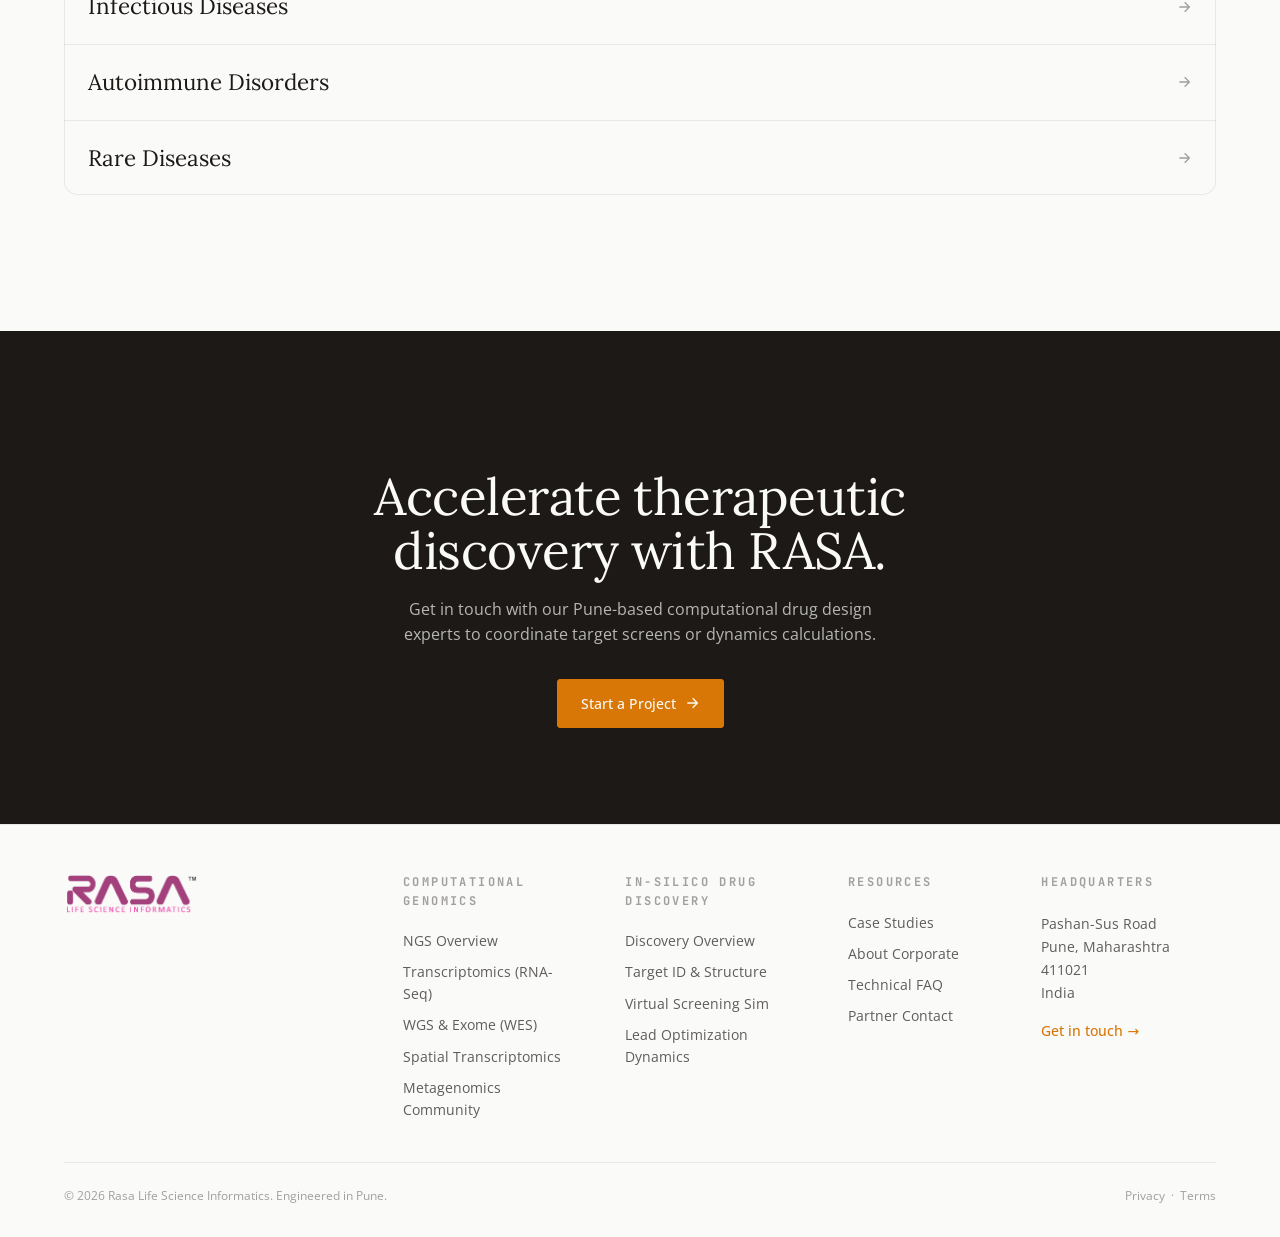
<file: services-drug-discovery.html>
<!DOCTYPE html>
<html lang="en">
<head>
  <meta charset="UTF-8">
  <meta name="viewport" content="width=device-width, initial-scale=1.0">
  <title>In-Silico Drug Discovery Services | RASA Life Science Informatics</title>
  <meta name="description" content="Scalable virtual screening, molecular dynamics simulations, target validation, ADMET profiling, and generative chemistry pipelines for pharma R&D.">
  <link rel="icon" type="image/svg+xml" href="favicon.svg">
  <link rel="preconnect" href="https://fonts.googleapis.com">
  <link rel="preconnect" href="https://fonts.gstatic.com" crossorigin>
  <link href="https://fonts.googleapis.com/css2?family=Instrument+Serif:ital@0;1&family=Inter:wght@300;400;500;600;700&family=JetBrains+Mono:wght@400;500&display=swap" rel="stylesheet">
  <link rel="stylesheet" href="theme.css">
</head>
<body class="rasa">
  
  <!--
================================================================
  RASA LSI — IN-SILICO DRUG DISCOVERY SERVICES
  WordPress Custom HTML block. Self-contained.
  Design system: "Academic Precision" — cream + ink + forest leaf
================================================================
-->







<!-- =============== HEADER =============== -->
<header class="rasa rasa-header">
  <div class="rasa-header__inner">
    <div class="rasa-header__group">
      <a href="index.html" class="rasa-brand"><img src="logo.png" alt="RASA LSI Logo" style="height: 38px; width: auto; display: block; object-fit: contain; margin: 0;"></a>
                              <nav class="rasa-nav" aria-label="Primary Nav">
        <div class="rasa-nav__item">
          <a href="services-ngs.html">NGS Analysis <span class="rasa-nav__arrow">▼</span></a>
          <div class="rasa-nav__dropdown">
            <a href="services-ngs.html">Overview</a>
            <a href="services-ngs-transcriptomics.html">Transcriptomics (RNA-Seq)</a>
            <a href="services-ngs-wgs-wes.html">WGS &amp; Exome (WES)</a>
            <a href="services-ngs-spatial.html">Spatial Transcriptomics</a>
            <a href="services-ngs-metagenomics.html">Metagenomics</a>
          </div>
        </div>
        <div class="rasa-nav__item">
          <a href="services-drug-discovery.html">Drug Discovery <span class="rasa-nav__arrow">▼</span></a>
          <div class="rasa-nav__dropdown">
            <a href="services-drug-discovery.html">Overview</a>
            <a href="services-dd-target-id.html">Target ID &amp; Structure</a>
            <a href="services-dd-virtual-screening.html">Virtual Screening</a>
            <a href="services-dd-lead-optimization.html">Lead Optimization</a>
          </div>
        </div>
        <div class="rasa-nav__item"><a href="case-studies.html">Case Studies</a></div>
        <div class="rasa-nav__item"><a href="about.html">About</a></div>
        <div class="rasa-nav__item"><a href="faq.html">FAQ</a></div>
      </nav>
    </div>
    <div class="rasa-header__actions" style="display: flex; align-items: center; gap: 1rem;">
      
      <a href="contact.html" class="rasa-cta-btn">
        Partner with us
        <svg viewBox="0 0 24 24" fill="none" stroke="currentColor" stroke-width="2" aria-hidden="true"><path d="M5 12h14M13 5l7 7-7 7"/></svg>
      </a>
    </div>
  </div>
</header>

<!-- =============== MAIN =============== -->
<main class="rasa rasa-page">

  <!-- PAGE HERO -->
  <section class="rasa-pagehero">
    <div class="rasa-grid-bg" aria-hidden="true"></div>
    <div class="container">
      <div class="rasa-pagehero__grid">
        <div class="rasa-pagehero__copy">
          <div class="rasa-reveal">
            <span class="rasa-eyebrow">Molecular Design<span class="rasa-eyebrow__rule"></span></span>
          </div>
          <h1 class="rasa-pagehero__h rasa-reveal" data-delay="1">
            AI-driven discovery from target to <span class="serif italic leaf">lead</span>.
          </h1>
          <p class="rasa-pagehero__lede rasa-reveal" data-delay="2">
            We provide modular, cloud-enabled computational drug design solutions. Our approach integrates structure-based design, high-throughput virtual screening, machine learning predictive profiling, and molecular dynamics to fast-track novel therapeutics.
          </p>
        </div>
        <div class="rasa-reveal zoom-parent rasa-pagehero__art" data-delay="2">
          <img src="images/molecular_docking_3d.png" alt="In-Silico Drug Discovery">
        </div>
      </div>

      <!-- Interactive Pipeline tracker -->
      <div class="rasa-pipeline-tracker rasa-reveal" data-delay="2">
        <span class="rasa-side__lbl">Discovery Roadmap</span>
        <div class="rasa-pipeline-steps">
          <a href="services-dd-target-id.html" class="rasa-pipeline-step is-active" data-section="target-id" data-progress="20%" style="text-decoration: none; color: inherit;">
            <span class="rasa-pipeline-step__num">Step 01</span>
            <div class="rasa-pipeline-step__title">Target ID</div>
          </a>
          <a href="services-dd-virtual-screening.html" class="rasa-pipeline-step" data-section="hit-discovery" data-progress="40%" style="text-decoration: none; color: inherit;">
            <span class="rasa-pipeline-step__num">Step 02</span>
            <div class="rasa-pipeline-step__title">Virtual Screen</div>
          </a>
          <a href="services-dd-lead-optimization.html" class="rasa-pipeline-step" data-section="lead-opt" data-progress="60%" style="text-decoration: none; color: inherit;">
            <span class="rasa-pipeline-step__num">Step 03</span>
            <div class="rasa-pipeline-step__title">Lead Opt</div>
          </a>
          <a href="services-drug-discovery.html#de-novo" class="rasa-pipeline-step" data-section="de-novo" data-progress="80%" style="text-decoration: none; color: inherit;">
            <span class="rasa-pipeline-step__num">Step 04</span>
            <div class="rasa-pipeline-step__title">De Novo Design</div>
          </a>
          <a href="services-drug-discovery.html#multi-target" class="rasa-pipeline-step" data-section="multi-target" data-progress="100%" style="text-decoration: none; color: inherit;">
            <span class="rasa-pipeline-step__num">Step 05</span>
            <div class="rasa-pipeline-step__title">Network Pharma</div>
          </a>
        </div>
        <div class="rasa-pipeline-bar">
          <div class="rasa-pipeline-progress" id="progress-bar"></div>
        </div>
      </div>

    </div>
  </section>

  <!-- STICKY ANCHOR NAV -->
  <nav class="rasa-anchor-nav" aria-label="Sections navigation">
    <div class="container rasa-anchor-nav__inner">
      <a href="#target-id" class="is-active">Target ID</a>
      <a href="#hit-discovery">Virtual Screen</a>
      <a href="#lead-opt">Lead Opt</a>
      <a href="#de-novo">De Novo</a>
      <a href="#multi-target">Network Pharma</a>
    </div>
  </nav>

  <!-- DEEP: TARGET ID -->
  <section class="rasa-deep rasa-reveal" id="target-id">
    <div class="container">
      <div class="rasa-deep__head">
        <span class="rasa-deep__index">[ 01 ] Target ID &amp; Validation</span>
        <div>
          <h2 class="rasa-h2 rasa-deep__h">Laying the foundation for smarter drug discovery.</h2>
          <p class="rasa-deep__lede">
            Our framework integrates multi-omics (genomics, transcriptomics, proteomics), structural bioinformatics, and literature NLP to identify and validate high-confidence disease targets.
          </p>
        </div>
      </div>
      <div class="rasa-deep__body">
        <div>
          <div class="rasa-feat-list">
            <div class="rasa-feat">
              <span class="rasa-feat__chk"><svg viewBox="0 0 24 24"><polyline points="20 6 9 17 4 12"/></svg></span>
              <div>
                <div class="rasa-feat__t">Multi-omics integration</div>
                <div class="rasa-feat__b">Uncover target candidates using cancer genomes, patient tissue databases, and CRISPR knockout models.</div>
              </div>
            </div>
            <div class="rasa-feat">
              <span class="rasa-feat__chk"><svg viewBox="0 0 24 24"><polyline points="20 6 9 17 4 12"/></svg></span>
              <div>
                <div class="rasa-feat__t">High-accuracy structure prediction</div>
                <div class="rasa-feat__b">Model uncharted target domains using AlphaFold2 and I-TASSER to score binding pocket accessibility.</div>
              </div>
            </div>
            <div class="rasa-feat">
              <span class="rasa-feat__chk"><svg viewBox="0 0 24 24"><polyline points="20 6 9 17 4 12"/></svg></span>
              <div>
                <div class="rasa-feat__t">Interactome &amp; pathway validation</div>
                <div class="rasa-feat__b">Map protein interaction topologies using STRING, Reactome, and KEGG models.</div>
              </div>
            </div>
          </div>

          <div class="rasa-tool-cloud">
            <span class="rasa-tool">AlphaFold2<span class="rasa-tooltip">Google DeepMind's state-of-the-art 3D structure predictor.</span></span>
            <span class="rasa-tool">I-TASSER<span class="rasa-tooltip">Iterative threading assembly for structure prediction.</span></span>
            <span class="rasa-tool">STRING<span class="rasa-tooltip">Protein-protein physical and functional interaction network.</span></span>
            <span class="rasa-tool">Open Targets<span class="rasa-tooltip">Comprehensive target validation platform.</span></span>
            <span class="rasa-tool">DisGeNET<span class="rasa-tooltip">Database of gene-disease associations.</span></span>
          </div>
        </div>

        <aside class="rasa-side">
          <span class="rasa-side__lbl">Workflow outputs</span>
          <h3 class="rasa-side__h">Target assessment.</h3>
          <div class="rasa-deliv">
            <div class="rasa-deliv__item"><svg viewBox="0 0 24 24"><polyline points="20 6 9 17 4 12"/></svg>Druggability score card</div>
            <div class="rasa-deliv__item"><svg viewBox="0 0 24 24"><polyline points="20 6 9 17 4 12"/></svg>AlphaFold 3D model files</div>
            <div class="rasa-deliv__item"><svg viewBox="0 0 24 24"><polyline points="20 6 9 17 4 12"/></svg>Pathway specificity report</div>
            <div class="rasa-deliv__item"><svg viewBox="0 0 24 24"><polyline points="20 6 9 17 4 12"/></svg>Disfavour/Toxicity alerts</div>
          </div>
          <div style="margin-top: 0.5rem;">
            <div class="rasa-side__row"><span>Databases</span><span>TCGA · GTEx · OpenTargets</span></div>
          </div>
        </aside>
      </div>
    </div>
  </section>

  <!-- DEEP: HIT DISCOVERY -->
  <section class="rasa-deep rasa-reveal" id="hit-discovery" style="background:var(--surface);">
    <div class="container">
      <div class="rasa-deep__head">
        <span class="rasa-deep__index">[ 02 ] Hit Discovery</span>
        <div>
          <h2 class="rasa-h2 rasa-deep__h">Identify high-potential chemical entities at scale.</h2>
          <p class="rasa-deep__lede">
            Screen millions of compounds via structure-based and ligand-based filters against GPCRs, kinases, and enzymes.
          </p>
        </div>
      </div>
      <div class="rasa-deep__body">
        <div>
          <div class="rasa-feat-list">
            <div class="rasa-feat">
              <span class="rasa-feat__chk"><svg viewBox="0 0 24 24"><polyline points="20 6 9 17 4 12"/></svg></span>
              <div>
                <div class="rasa-feat__t">Structure-based screening (SBVS)</div>
                <div class="rasa-feat__b">Massive parallelized GPU docking (QuickVina, AutoDock) against target active sites.</div>
              </div>
            </div>
            <div class="rasa-feat">
              <span class="rasa-feat__chk"><svg viewBox="0 0 24 24"><polyline points="20 6 9 17 4 12"/></svg></span>
              <div>
                <div class="rasa-feat__t">Ligand-based similarity &amp; pharmacophores</div>
                <div class="rasa-feat__b">Model shape features and 2D/3D fingerprints to expand hits using ChEMBL and ZINC.</div>
              </div>
            </div>
            <div class="rasa-feat">
              <span class="rasa-feat__chk"><svg viewBox="0 0 24 24"><polyline points="20 6 9 17 4 12"/></svg></span>
              <div>
                <div class="rasa-feat__t">Drug-likeness &amp; filter screening</div>
                <div class="rasa-feat__b">Filter out reactive and non-drug candidates using Lipinski's Rule of 5 and PAINS parameters.</div>
              </div>
            </div>
          </div>

          <div class="rasa-tool-cloud">
            <span class="rasa-tool">AutoDock Vina<span class="rasa-tooltip">Gold-standard molecular docking simulation program.</span></span>
            <span class="rasa-tool">Smina<span class="rasa-tooltip">AutoDock fork optimized for scoring function customizability.</span></span>
            <span class="rasa-tool">CB-Dock2<span class="rasa-tooltip">Cavity-detection-guided blind docking server.</span></span>
            <span class="rasa-tool">ZINC20<span class="rasa-tooltip">Database of millions of commercially available compounds.</span></span>
            <span class="rasa-tool">ChEMBL<span class="rasa-tooltip">Curated bioactivity database of drug-like molecules.</span></span>
          </div>
        </div>

        <aside class="rasa-side">
          <span class="rasa-side__lbl">Applications</span>
          <h3 class="rasa-side__h">Screening campaigns.</h3>
          <div class="rasa-deliv">
            <div class="rasa-deliv__item"><svg viewBox="0 0 24 24"><polyline points="20 6 9 17 4 12"/></svg>Novel hit identification</div>
            <div class="rasa-deliv__item"><svg viewBox="0 0 24 24"><polyline points="20 6 9 17 4 12"/></svg>FDA drug repurposing</div>
            <div class="rasa-deliv__item"><svg viewBox="0 0 24 24"><polyline points="20 6 9 17 4 12"/></svg>Fragment docking</div>
            <div class="rasa-deliv__item"><svg viewBox="0 0 24 24"><polyline points="20 6 9 17 4 12"/></svg>Interaction mapping</div>
          </div>
          <div style="margin-top: 0.5rem;">
            <div class="rasa-side__row"><span>Libraries</span><span>ZINC · Enamine · ChEMBL</span></div>
          </div>
        </aside>
      </div>
    </div>
  </section>

  <!-- DEEP: LEAD OPT -->
  <section class="rasa-deep rasa-reveal" id="lead-opt">
    <div class="container">
      <div class="rasa-deep__head">
        <span class="rasa-deep__index">[ 03 ] Lead Optimization</span>
        <div>
          <h2 class="rasa-h2 rasa-deep__h">Refine hit compounds into selective, drug-like leads.</h2>
          <p class="rasa-deep__lede">
            Improve target selectivity, binding affinity, and metabolic stability while minimizing off-target toxicity.
          </p>
        </div>
      </div>
      <div class="rasa-deep__body">
        <div>
          <div class="rasa-feat-list">
            <div class="rasa-feat">
              <span class="rasa-feat__chk"><svg viewBox="0 0 24 24"><polyline points="20 6 9 17 4 12"/></svg></span>
              <div>
                <div class="rasa-feat__t">Molecular dynamics (MD) simulations</div>
                <div class="rasa-feat__b">Verify binding stability and structural flexibility over time using GROMACS and AMBER.</div>
              </div>
            </div>
            <div class="rasa-feat">
              <span class="rasa-feat__chk"><svg viewBox="0 0 24 24"><polyline points="20 6 9 17 4 12"/></svg></span>
              <div>
                <div class="rasa-feat__t">Free energy calculations</div>
                <div class="rasa-feat__b">Refine docking predictions with MM-GBSA and Free Energy Perturbation (FEP) scoring.</div>
              </div>
            </div>
            <div class="rasa-feat">
              <span class="rasa-feat__chk"><svg viewBox="0 0 24 24"><polyline points="20 6 9 17 4 12"/></svg></span>
              <div>
                <div class="rasa-feat__t">ADMET predictive modeling</div>
                <div class="rasa-feat__b">Assess bioavailability, hepatic clearance, BBB permeation, and hERG toxicity using pkCSM and SwissADME.</div>
              </div>
            </div>
          </div>

          <div class="rasa-tool-cloud">
            <span class="rasa-tool">GROMACS<span class="rasa-tooltip">High-performance molecular dynamics simulator.</span></span>
            <span class="rasa-tool">AMBER<span class="rasa-tooltip">Assisted Model Building with Energy Refinement suite.</span></span>
            <span class="rasa-tool">SwissADME<span class="rasa-tooltip">Predicts ADME parameters, drug-likeness, and medicinal chemistry friendliness.</span></span>
            <span class="rasa-tool">pkCSM<span class="rasa-tooltip">Predicts small-molecule pharmacokinetics using graph signatures.</span></span>
            <span class="rasa-tool">MM-GBSA<span class="rasa-tooltip">Molecular Mechanics Generalized Born Surface Area calculations.</span></span>
          </div>
        </div>

        <aside class="rasa-side">
          <span class="rasa-side__lbl">Refinement statistics</span>
          <h3 class="rasa-side__h">Optimal properties.</h3>
          <div class="rasa-deliv">
            <div class="rasa-deliv__item"><svg viewBox="0 0 24 24"><polyline points="20 6 9 17 4 12"/></svg>RMSD stability charts</div>
            <div class="rasa-deliv__item"><svg viewBox="0 0 24 24"><polyline points="20 6 9 17 4 12"/></svg>Free binding energy score</div>
            <div class="rasa-deliv__item"><svg viewBox="0 0 24 24"><polyline points="20 6 9 17 4 12"/></svg>ADMET radar charts</div>
            <div class="rasa-deliv__item"><svg viewBox="0 0 24 24"><polyline points="20 6 9 17 4 12"/></svg>Synthetic accessibility index</div>
          </div>
        </aside>
      </div>
    </div>
  </section>

  <!-- DEEP: DE NOVO -->
  <section class="rasa-deep rasa-reveal" id="de-novo" style="background:var(--surface);">
    <div class="container">
      <div class="rasa-deep__head">
        <span class="rasa-deep__index">[ 04 ] De Novo Drug Design</span>
        <div>
          <h2 class="rasa-h2 rasa-deep__h">Generative AI molecules designed for novel targets.</h2>
          <p class="rasa-deep__lede">
            Explore uncharted chemical space. Generate novel molecular scaffolds from scratch, optimized for specific target configurations.
          </p>
        </div>
      </div>
      <div class="rasa-deep__body">
        <div>
          <div class="rasa-feat-list">
            <div class="rasa-feat">
              <span class="rasa-feat__chk"><svg viewBox="0 0 24 24"><polyline points="20 6 9 17 4 12"/></svg></span>
              <div>
                <div class="rasa-feat__t">AI molecule generation</div>
                <div class="rasa-feat__b">Deploy GANs, VAEs, and reinforcement learning (REINVENT) to design novel, drug-like structures.</div>
              </div>
            </div>
            <div class="rasa-feat">
              <span class="rasa-feat__chk"><svg viewBox="0 0 24 24"><polyline points="20 6 9 17 4 12"/></svg></span>
              <div>
                <div class="rasa-feat__t">Scaffold hopping &amp; bioisosteres</div>
                <div class="rasa-feat__b">Replace core rings to bypass patent restrictions or improve physical parameters.</div>
              </div>
            </div>
            <div class="rasa-feat">
              <span class="rasa-feat__chk"><svg viewBox="0 0 24 24"><polyline points="20 6 9 17 4 12"/></svg></span>
              <div>
                <div class="rasa-feat__t">Retrosynthetic feasibility</div>
                <div class="rasa-feat__b">Filter generated structures using synthetic accessibility algorithms to ensure real-world synthesis.</div>
              </div>
            </div>
          </div>

          <div class="rasa-tool-cloud">
            <span class="rasa-tool">REINVENT<span class="rasa-tooltip">Generative AI reinforcement learning framework for chemistry.</span></span>
            <span class="rasa-tool">MolGAN<span class="rasa-tooltip">Generative adversarial network for molecular graph structures.</span></span>
            <span class="rasa-tool">RDKit<span class="rasa-tooltip">Open-source informatics software suite for chemistry.</span></span>
            <span class="rasa-tool">ProTox-II<span class="rasa-tooltip">Toxicity endpoint prediction server.</span></span>
          </div>
        </div>

        <aside class="rasa-side">
          <span class="rasa-side__lbl">Applications</span>
          <h3 class="rasa-side__h">Novel chemotypes.</h3>
          <div class="rasa-deliv">
            <div class="rasa-deliv__item"><svg viewBox="0 0 24 24"><polyline points="20 6 9 17 4 12"/></svg>Uncharted chemical space</div>
            <div class="rasa-deliv__item"><svg viewBox="0 0 24 24"><polyline points="20 6 9 17 4 12"/></svg>Novel patent generation</div>
            <div class="rasa-deliv__item"><svg viewBox="0 0 24 24"><polyline points="20 6 9 17 4 12"/></svg>Orphan target ligands</div>
            <div class="rasa-deliv__item"><svg viewBox="0 0 24 24"><polyline points="20 6 9 17 4 12"/></svg>Retrosynthesis pathway maps</div>
          </div>
        </aside>
      </div>
    </div>
  </section>

  <!-- DEEP: NETWORK PHARMA -->
  <section class="rasa-deep rasa-reveal" id="multi-target">
    <div class="container">
      <div class="rasa-deep__head">
        <span class="rasa-deep__index">[ 05 ] Network Pharmacology</span>
        <div>
          <h2 class="rasa-h2 rasa-deep__h">Systems-level drug design for complex diseases.</h2>
          <p class="rasa-deep__lede">
            Model drug effects across multiple network pathways to address complex diseases like cancer, neurodegeneration, and autoimmune disorders.
          </p>
        </div>
      </div>
      <div class="rasa-deep__body">
        <div>
          <div class="rasa-feat-list">
            <div class="rasa-feat">
              <span class="rasa-feat__chk"><svg viewBox="0 0 24 24"><polyline points="20 6 9 17 4 12"/></svg></span>
              <div>
                <div class="rasa-feat__t">Polypharmacology prediction</div>
                <div class="rasa-feat__b">Identify compounds that modulate multiple biological nodes to prevent pathway bypass resistance.</div>
              </div>
            </div>
            <div class="rasa-feat">
              <span class="rasa-feat__chk"><svg viewBox="0 0 24 24"><polyline points="20 6 9 17 4 12"/></svg></span>
              <div>
                <div class="rasa-feat__t">AI-assisted drug repurposing</div>
                <div class="rasa-feat__b">Map FDA-approved drug libraries to target networks for novel indications.</div>
              </div>
            </div>
            <div class="rasa-feat">
              <span class="rasa-feat__chk"><svg viewBox="0 0 24 24"><polyline points="20 6 9 17 4 12"/></svg></span>
              <div>
                <div class="rasa-feat__t">Off-target liability screening</div>
                <div class="rasa-feat__b">Filter out toxicity risks by docking against off-target human protein panels.</div>
              </div>
            </div>
          </div>

          <div class="rasa-tool-cloud">
            <span class="rasa-tool">Cytoscape<span class="rasa-tooltip">Network analysis and network layout software tool.</span></span>
            <span class="rasa-tool">STITCH<span class="rasa-tooltip">Database of physical and functional compound-protein interactions.</span></span>
            <span class="rasa-tool">DrugBank<span class="rasa-tooltip">Comprehensive resource on drug structure, targets, and mechanisms.</span></span>
            <span class="rasa-tool">Reactome<span class="rasa-tooltip">Curated biological pathway database.</span></span>
          </div>
        </div>

        <aside class="rasa-side">
          <span class="rasa-side__lbl">Deliverables</span>
          <h3 class="rasa-side__h">Systems biology.</h3>
          <div class="rasa-deliv">
            <div class="rasa-deliv__item"><svg viewBox="0 0 24 24"><polyline points="20 6 9 17 4 12"/></svg>Pathway intersection maps</div>
            <div class="rasa-deliv__item"><svg viewBox="0 0 24 24"><polyline points="20 6 9 17 4 12"/></svg>Repurposing target hits</div>
            <div class="rasa-deliv__item"><svg viewBox="0 0 24 24"><polyline points="20 6 9 17 4 12"/></svg>Synergy score matrix</div>
            <div class="rasa-deliv__item"><svg viewBox="0 0 24 24"><polyline points="20 6 9 17 4 12"/></svg>Off-target safety reports</div>
          </div>
        </aside>
      </div>
    </div>
  </section>

  <!-- STACK & THERAPEUTIC -->
  <section class="rasa-section rasa-section--lg">
    <div class="container">
      <div style="display:grid; gap:4rem; grid-template-columns: 1fr;">
        
        <!-- Stack Grid -->
        <div class="rasa-reveal">
          <span class="rasa-eyebrow">Tech Stack</span>
          <h2 class="rasa-h2" style="margin: 1.5rem 0 2.5rem;">Validated computational platforms.</h2>
          <div class="rasa-stack-grid">
            <div class="rasa-stack-cell">
              <span class="rasa-stack-cell__lbl">Docking</span>
              <span class="rasa-stack-cell__val">AutoDock</span>
              <span class="rasa-tooltip">Flexible ligand binding simulation engine.</span>
            </div>
            <div class="rasa-stack-cell">
              <span class="rasa-stack-cell__lbl">Modelling</span>
              <span class="rasa-stack-cell__val">Rosetta</span>
              <span class="rasa-tooltip">Protein structure refinement suite.</span>
            </div>
            <div class="rasa-stack-cell">
              <span class="rasa-stack-cell__lbl">Structure</span>
              <span class="rasa-stack-cell__val">AlphaFold2</span>
              <span class="rasa-tooltip">Google DeepMind target folding predictor.</span>
            </div>
            <div class="rasa-stack-cell">
              <span class="rasa-stack-cell__lbl">AI / ML</span>
              <span class="rasa-stack-cell__val">DeepChem</span>
              <span class="rasa-tooltip">Deep learning library for drug discovery.</span>
            </div>
            <div class="rasa-stack-cell">
              <span class="rasa-stack-cell__lbl">Dynamics</span>
              <span class="rasa-stack-cell__val">GROMACS</span>
              <span class="rasa-tooltip">Classical molecular dynamics simulation engine.</span>
            </div>
            <div class="rasa-stack-cell">
              <span class="rasa-stack-cell__lbl">ADME</span>
              <span class="rasa-stack-cell__val">SwissADME</span>
              <span class="rasa-tooltip">ADME and drug-likeness profiler.</span>
            </div>
            <div class="rasa-stack-cell">
              <span class="rasa-stack-cell__lbl">ADME</span>
              <span class="rasa-stack-cell__val">pkCSM</span>
              <span class="rasa-tooltip">Graph-based pharmacokinetics modeler.</span>
            </div>
            <div class="rasa-stack-cell">
              <span class="rasa-stack-cell__lbl">Pipeline</span>
              <span class="rasa-stack-cell__val">Nextflow</span>
              <span class="rasa-tooltip">Data-driven scalable workflow manager.</span>
            </div>
          </div>
        </div>

        <!-- Therapeutic -->
        <div class="rasa-reveal" data-delay="1" style="margin-top: 3.5rem;">
          <span class="rasa-eyebrow">Indication Space</span>
          <h2 class="rasa-h2" style="margin: 1.5rem 0 2.5rem;">Supporting discovery across high-impact disease areas.</h2>
          <div class="rasa-therapeutic">
            <div class="rasa-therapeutic__item">
              <span class="rasa-therapeutic__name">Oncology</span>
              <svg viewBox="0 0 24 24" aria-hidden="true"><path d="M5 12h14M13 5l7 7-7 7"/></svg>
            </div>
            <div class="rasa-therapeutic__item">
              <span class="rasa-therapeutic__name">Neuroscience &amp; CNS</span>
              <svg viewBox="0 0 24 24" aria-hidden="true"><path d="M5 12h14M13 5l7 7-7 7"/></svg>
            </div>
            <div class="rasa-therapeutic__item">
              <span class="rasa-therapeutic__name">Infectious Diseases</span>
              <svg viewBox="0 0 24 24" aria-hidden="true"><path d="M5 12h14M13 5l7 7-7 7"/></svg>
            </div>
            <div class="rasa-therapeutic__item">
              <span class="rasa-therapeutic__name">Autoimmune Disorders</span>
              <svg viewBox="0 0 24 24" aria-hidden="true"><path d="M5 12h14M13 5l7 7-7 7"/></svg>
            </div>
            <div class="rasa-therapeutic__item">
              <span class="rasa-therapeutic__name">Rare Diseases</span>
              <svg viewBox="0 0 24 24" aria-hidden="true"><path d="M5 12h14M13 5l7 7-7 7"/></svg>
            </div>
          </div>
        </div>

      </div>
    </div>
  </section>

  <!-- CTA -->
  <section class="rasa-section rasa-section--ink" style="padding:6rem 0; text-align:center;">
    <div class="container" style="max-width:720px;">
      <h2 class="rasa-h2" style="color:var(--cream); margin-bottom:1.25rem; max-width:24ch; margin-left:auto; margin-right:auto;">Accelerate therapeutic discovery with RASA.</h2>
      <p style="color:rgba(248,249,250,0.7); max-width:56ch; margin:0 auto 2rem;">
        Get in touch with our Pune-based computational drug design experts to coordinate target screens or dynamics calculations.
      </p>
      <a href="contact.html" class="rasa-btn rasa-btn--primary">
        Start a Project
        <svg viewBox="0 0 24 24" fill="none" stroke="currentColor" stroke-width="2" aria-hidden="true"><path d="M5 12h14M13 5l7 7-7 7"/></svg>
      </a>
    </div>
  </section>
</main>

<!-- =============== FOOTER =============== -->
<footer class="rasa rasa-footer">
  <div class="container">
    <div class="rasa-footer__grid">
      <div>
        <div class="rasa-footer__brand"><img src="logo.png" alt="RASA LSI Logo" style="height: 42px; width: auto; display: block; object-fit: contain;"></div>
      </div>
      <div>
        <h4>Computational Genomics</h4>
        <a href="services-ngs.html">NGS Overview</a>
        <a href="services-ngs-transcriptomics.html">Transcriptomics (RNA-Seq)</a>
        <a href="services-ngs-wgs-wes.html">WGS &amp; Exome (WES)</a>
        <a href="services-ngs-spatial.html">Spatial Transcriptomics</a>
        <a href="services-ngs-metagenomics.html">Metagenomics Community</a>
      </div>
      <div>
        <h4>In-Silico Drug Discovery</h4>
        <a href="services-drug-discovery.html">Discovery Overview</a>
        <a href="services-dd-target-id.html">Target ID &amp; Structure</a>
        <a href="services-dd-virtual-screening.html">Virtual Screening Sim</a>
        <a href="services-dd-lead-optimization.html">Lead Optimization Dynamics</a>
      </div>
      <div>
        <h4>Resources</h4>
        <a href="case-studies.html">Case Studies</a>
        <a href="about.html">About Corporate</a>
        <a href="faq.html">Technical FAQ</a>
        <a href="contact.html">Partner Contact</a>
      </div>
      <div>
        <h4>Headquarters</h4>
        <p style="font-size: 0.875rem; color: var(--foreground-70); line-height: 1.65; margin: 0 0 1rem;">
          Pashan-Sus Road<br>
          Pune, Maharashtra 411021<br>
          India
        </p>
        <a href="contact.html" style="font-weight: 500; color: var(--leaf);">Get in touch →</a>
      </div>
    </div>
    <div class="rasa-footer__bottom">
      <span>© <span id="rasa-year">2026</span> Rasa Life Science Informatics. Engineered in Pune.</span>
      <span><a href="/privacy">Privacy</a> &nbsp;·&nbsp; <a href="/terms">Terms</a></span>
    </div>
  </div>
</footer>
  <script>

(function () {
  var y = document.getElementById('rasa-year');
  if (y) y.textContent = new Date().getFullYear();

    // Active navigation link detection
  try {
    var path = window.location.pathname;
    var page = path.split('/').pop();
    if (!page || page === '') page = 'index.html';
    document.querySelectorAll('.rasa-nav a').forEach(function (a) {
      a.classList.remove('is-active');
      var href = a.getAttribute('href').split('#')[0].split('/').pop();
      if (href === page) a.classList.add('is-active');
    });
  } catch (e) {}

  // Reveal animations on scroll
  var reveals = document.querySelectorAll('.rasa-reveal');
  var ioReveal = new IntersectionObserver(function (entries) {
    entries.forEach(function (e) {
      if (e.isIntersecting) {
        e.target.classList.add('is-visible');
        ioReveal.unobserve(e.target);
      }
    });
  }, { threshold: 0.1 });
  reveals.forEach(function (el) { ioReveal.observe(el); });

  // Interactive Pipeline tracker
  var steps = document.querySelectorAll('.rasa-pipeline-step');
  var progressBar = document.getElementById('progress-bar');
  steps.forEach(function (step) {
    step.addEventListener('click', function () {
      steps.forEach(function (s) { s.classList.remove('is-active'); });
      step.classList.add('is-active');
      var progress = step.getAttribute('data-progress');
      progressBar.style.width = progress;

      var id = step.getAttribute('data-section');
      var target = document.getElementById(id);
      if (target) {
        var headerOffset = 0;
        var topBar = document.querySelector('.rasa-top-bar');
        var header = document.querySelector('.rasa-header');
        var subNav = document.querySelector('.rasa-anchor-nav');
        if (topBar && window.getComputedStyle(topBar).position === 'fixed') {
          headerOffset += topBar.offsetHeight;
        }
        if (header && window.getComputedStyle(header).position === 'fixed') {
          headerOffset += header.offsetHeight;
        }
        if (subNav && (window.getComputedStyle(subNav).position === 'sticky' || window.getComputedStyle(subNav).position === 'fixed')) {
          headerOffset += subNav.offsetHeight;
        }
        if (headerOffset === 0) headerOffset = 120;
        else headerOffset += 8; // buffer

        var elementPosition = target.getBoundingClientRect().top + window.pageYOffset;
        var offsetPosition = elementPosition - headerOffset;

        window.scrollTo({
          top: offsetPosition,
          behavior: "smooth"
        });
      }
    });
  });

  // Sticky sub-nav Intersection Observer active highlighting
  var sections = document.querySelectorAll('.rasa-deep');
  var navLinks = document.querySelectorAll('.rasa-anchor-nav a');

  var ioOptions = {
    root: null,
    rootMargin: '-25% 0px -55% 0px',
    threshold: 0
  };

  var observer = new IntersectionObserver(function (entries) {
    entries.forEach(function (entry) {
      if (entry.isIntersecting) {
        var id = entry.target.getAttribute('id');
        navLinks.forEach(function (link) {
          if (link.getAttribute('href') === '#' + id) {
            link.classList.add('is-active');
          } else {
            link.classList.remove('is-active');
          }
        });
        // Sync with pipeline steps
        steps.forEach(function (step) {
          if (step.getAttribute('data-section') === id) {
            steps.forEach(function (s) { s.classList.remove('is-active'); });
            step.classList.add('is-active');
            var progress = step.getAttribute('data-progress');
            progressBar.style.width = progress;
          }
        });
      }
    });
  }, ioOptions);

  sections.forEach(function (section) {
    observer.observe(section);
  });

  // Smooth scroll to sections with offset
  navLinks.forEach(function (link) {
    link.addEventListener('click', function (e) {
      e.preventDefault();
      var id = link.getAttribute('href');
      var target = document.querySelector(id);
      if (target) {
        var headerOffset = 0;
        var topBar = document.querySelector('.rasa-top-bar');
        var header = document.querySelector('.rasa-header');
        var subNav = document.querySelector('.rasa-anchor-nav');
        if (topBar && window.getComputedStyle(topBar).position === 'fixed') {
          headerOffset += topBar.offsetHeight;
        }
        if (header && window.getComputedStyle(header).position === 'fixed') {
          headerOffset += header.offsetHeight;
        }
        if (subNav && (window.getComputedStyle(subNav).position === 'sticky' || window.getComputedStyle(subNav).position === 'fixed')) {
          headerOffset += subNav.offsetHeight;
        }
        if (headerOffset === 0) headerOffset = 120;
        else headerOffset += 8; // buffer

        var elementPosition = target.getBoundingClientRect().top + window.pageYOffset;
        var offsetPosition = elementPosition - headerOffset;

        window.scrollTo({
          top: offsetPosition,
          behavior: "smooth"
        });
      }
    });
  });

})();

  
</script>
</body>
</html>
</file>
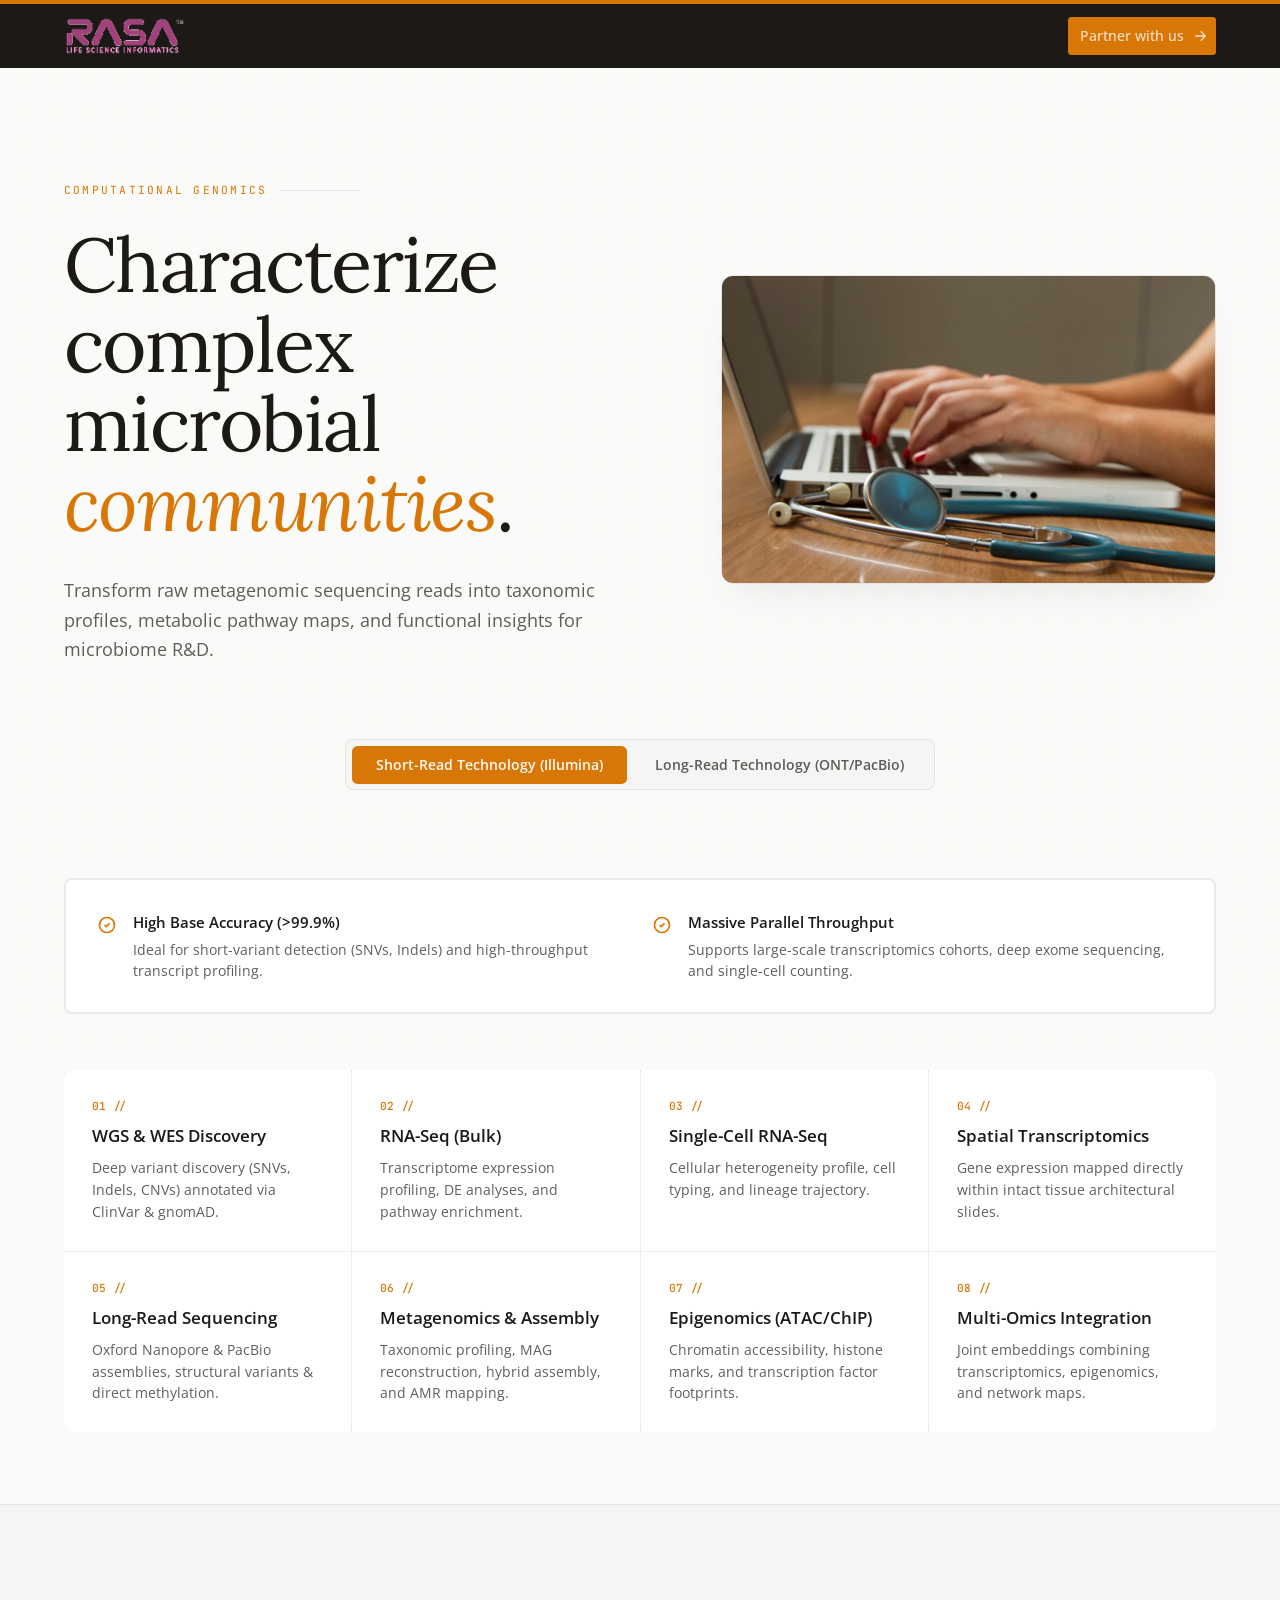
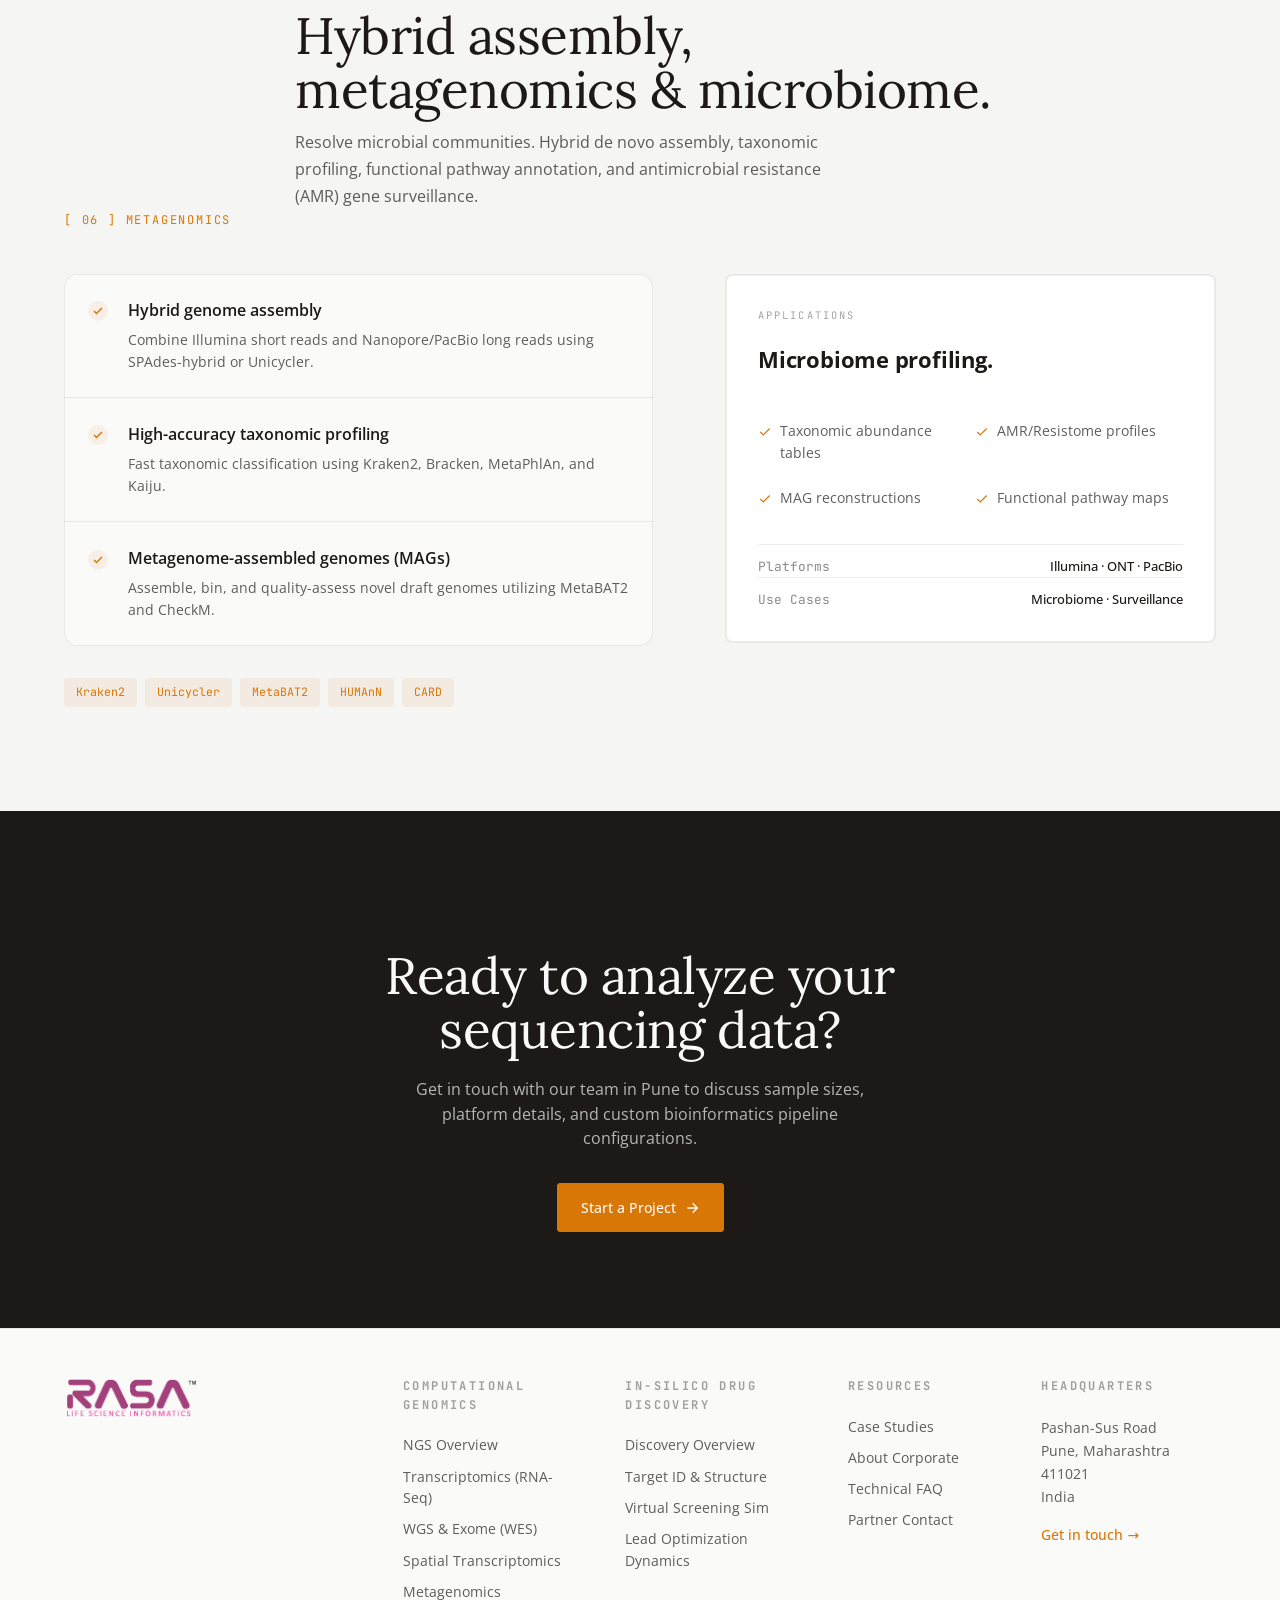
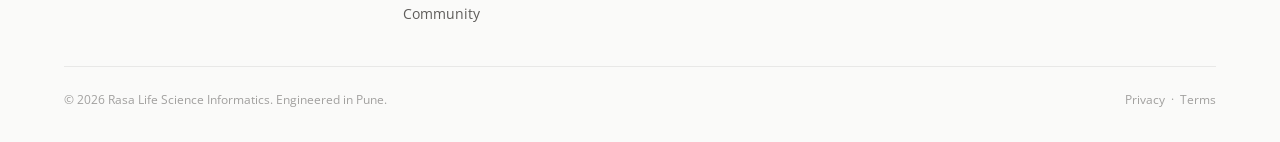
<file: services-ngs-metagenomics.html>
<!DOCTYPE html>
<html lang="en">
<head>
  <meta charset="UTF-8">
  <meta name="viewport" content="width=device-width, initial-scale=1.0">
  <title>Metagenomics & Microbiome Analysis | RASA LSI</title>
  <meta name="description" content="Taxonomic profiling and functional annotation of complex microbial communities using 16S rRNA and shotgun metagenomic sequencing.">
  <link rel="icon" type="image/svg+xml" href="favicon.svg">
  <link rel="preconnect" href="https://fonts.googleapis.com">
  <link rel="preconnect" href="https://fonts.gstatic.com" crossorigin>
  <link href="https://fonts.googleapis.com/css2?family=Instrument+Serif:ital@0;1&family=Inter:wght@300;400;500;600;700&family=JetBrains+Mono:wght@400;500&display=swap" rel="stylesheet">
  <link rel="stylesheet" href="theme.css">
</head>
<body class="rasa">
  
  <!--
================================================================
  RASA LSI — NGS DATA ANALYSIS SERVICES
  WordPress Custom HTML block. Self-contained.
  Design system: "Academic Precision" — cream + ink + forest leaf
================================================================
-->







<!-- =============== HEADER =============== -->
<header class="rasa rasa-header">
  <div class="rasa-header__inner">
    <div class="rasa-header__group">
      <a href="index.html" class="rasa-brand"><img src="logo.png" alt="RASA LSI Logo" style="height: 38px; width: auto; display: block; object-fit: contain; margin: 0;"></a>
                                    <nav class="rasa-nav" aria-label="Primary Nav">
        <div class="rasa-nav__item">
          <a href="services-ngs.html">NGS Analysis <span class="rasa-nav__arrow">▼</span></a>
          <div class="rasa-nav__dropdown">
            <a href="services-ngs.html">Overview</a>
            <a href="services-ngs-transcriptomics.html">Transcriptomics (RNA-Seq)</a>
            <a href="services-ngs-wgs-wes.html">WGS &amp; Exome (WES)</a>
            <a href="services-ngs-spatial.html">Spatial Transcriptomics</a>
            <a href="services-ngs-metagenomics.html">Metagenomics</a>
          </div>
        </div>
        <div class="rasa-nav__item">
          <a href="services-drug-discovery.html">Drug Discovery <span class="rasa-nav__arrow">▼</span></a>
          <div class="rasa-nav__dropdown">
            <a href="services-drug-discovery.html">Overview</a>
            <a href="services-dd-target-id.html">Target ID &amp; Structure</a>
            <a href="services-dd-virtual-screening.html">Virtual Screening</a>
            <a href="services-dd-lead-optimization.html">Lead Optimization</a>
          </div>
        </div>
        <div class="rasa-nav__item"><a href="case-studies.html">Case Studies</a></div>
        <div class="rasa-nav__item"><a href="about.html">About</a></div>
        <div class="rasa-nav__item"><a href="faq.html">FAQ</a></div>
      </nav>
    </div>
    <div class="rasa-header__actions" style="display: flex; align-items: center; gap: 1rem;">
      
      <a href="contact.html" class="rasa-cta-btn">
        Partner with us
        <svg viewBox="0 0 24 24" fill="none" stroke="currentColor" stroke-width="2" aria-hidden="true"><path d="M5 12h14M13 5l7 7-7 7"/></svg>
      </a>
    </div>
  </div>
</header>

<!-- =============== MAIN =============== -->
<main class="rasa rasa-page">

  <!-- PAGE HERO -->
  <section class="rasa-pagehero">
    <div class="rasa-grid-bg" aria-hidden="true"></div>
    <div class="container">
      <div class="rasa-pagehero__grid">
        <div class="rasa-pagehero__copy">
          <div class="rasa-reveal">
            <span class="rasa-eyebrow">Computational Genomics<span class="rasa-eyebrow__rule"></span></span>
          </div>
          <h1 class="rasa-pagehero__h rasa-reveal" data-delay="1">
          Characterize complex microbial <span class="serif italic leaf">communities</span>.
        </h1>
          <p class="rasa-pagehero__lede rasa-reveal" data-delay="2">
          Transform raw metagenomic sequencing reads into taxonomic profiles, metabolic pathway maps, and functional insights for microbiome R&D.
        </p>
        </div>
        <div class="rasa-reveal zoom-parent rasa-pagehero__art" data-delay="2">
          <img src="images/lab_collaboration_science.png" alt="Characterize complex microbial communities.">
        </div>
      </div>

      <!-- Interactive Technology Comparison -->
      <div class="rasa-reveal" data-delay="2" style="margin-top: 3.5rem; text-align: center;">
        <div class="rasa-tabs-nav" role="tablist">
          <button class="rasa-tab-btn is-active" id="tab-short" role="tab" aria-selected="true" aria-controls="panel-short">Short-Read Technology (Illumina)</button>
          <button class="rasa-tab-btn" id="tab-long" role="tab" aria-selected="false" aria-controls="panel-long">Long-Read Technology (ONT/PacBio)</button>
        </div>

        <div class="rasa-tech-panel is-active" id="panel-short" role="tabpanel" aria-labelledby="tab-short">
          <div class="rasa-tech-grid">
            <div class="rasa-tech-feature">
              <svg viewBox="0 0 24 24"><path d="M9 12l2 2 4-4m6 2a9 9 0 11-18 0 9 9 0 0118 0z"/></svg>
              <div>
                <div class="rasa-tech-feature__title">High Base Accuracy (>99.9%)</div>
                <div class="rasa-tech-feature__desc">Ideal for short-variant detection (SNVs, Indels) and high-throughput transcript profiling.</div>
              </div>
            </div>
            <div class="rasa-tech-feature">
              <svg viewBox="0 0 24 24"><path d="M9 12l2 2 4-4m6 2a9 9 0 11-18 0 9 9 0 0118 0z"/></svg>
              <div>
                <div class="rasa-tech-feature__title">Massive Parallel Throughput</div>
                <div class="rasa-tech-feature__desc">Supports large-scale transcriptomics cohorts, deep exome sequencing, and single-cell counting.</div>
              </div>
            </div>
          </div>
        </div>

        <div class="rasa-tech-panel" id="panel-long" role="tabpanel" aria-labelledby="tab-long">
          <div class="rasa-tech-grid">
            <div class="rasa-tech-feature">
              <svg viewBox="0 0 24 24"><path d="M9 12l2 2 4-4m6 2a9 9 0 11-18 0 9 9 0 0118 0z"/></svg>
              <div>
                <div class="rasa-tech-feature__title">Structural Variant Resolution</div>
                <div class="rasa-tech-feature__desc">Spans repetitive areas, resolving complex insertions, deletions, duplications, and translocations.</div>
              </div>
            </div>
            <div class="rasa-tech-feature">
              <svg viewBox="0 0 24 24"><path d="M9 12l2 2 4-4m6 2a9 9 0 11-18 0 9 9 0 0118 0z"/></svg>
              <div>
                <div class="rasa-tech-feature__title">Direct Methylation Detection</div>
                <div class="rasa-tech-feature__desc">Detects 5mC, 5hmC, and 6mA modifications directly on native DNA/RNA without bisulfite conversion.</div>
              </div>
            </div>
          </div>
        </div>
      </div>

      <!-- Modalities Overview Grid -->
      <div class="rasa-modalities rasa-reveal" data-delay="2">
        <a href="services-ngs-wgs-wes.html" class="rasa-modality">
          <span class="rasa-modality__idx">01 //</span>
          <span class="rasa-modality__h">WGS &amp; WES Discovery</span>
          <span class="rasa-modality__b">Deep variant discovery (SNVs, Indels, CNVs) annotated via ClinVar &amp; gnomAD.</span>
        </a>
        <a href="services-ngs-transcriptomics.html#rnaseq" class="rasa-modality">
          <span class="rasa-modality__idx">02 //</span>
          <span class="rasa-modality__h">RNA-Seq (Bulk)</span>
          <span class="rasa-modality__b">Transcriptome expression profiling, DE analyses, and pathway enrichment.</span>
        </a>
        <a href="services-ngs-transcriptomics.html#scrnaseq" class="rasa-modality">
          <span class="rasa-modality__idx">03 //</span>
          <span class="rasa-modality__h">Single-Cell RNA-Seq</span>
          <span class="rasa-modality__b">Cellular heterogeneity profile, cell typing, and lineage trajectory.</span>
        </a>
        <a href="services-ngs-spatial.html" class="rasa-modality">
          <span class="rasa-modality__idx">04 //</span>
          <span class="rasa-modality__h">Spatial Transcriptomics</span>
          <span class="rasa-modality__b">Gene expression mapped directly within intact tissue architectural slides.</span>
        </a>
        <a href="services-ngs.html#longread" class="rasa-modality">
          <span class="rasa-modality__idx">05 //</span>
          <span class="rasa-modality__h">Long-Read Sequencing</span>
          <span class="rasa-modality__b">Oxford Nanopore &amp; PacBio assemblies, structural variants &amp; direct methylation.</span>
        </a>
        <a href="services-ngs-metagenomics.html" class="rasa-modality">
          <span class="rasa-modality__idx">06 //</span>
          <span class="rasa-modality__h">Metagenomics &amp; Assembly</span>
          <span class="rasa-modality__b">Taxonomic profiling, MAG reconstruction, hybrid assembly, and AMR mapping.</span>
        </a>
        <a href="services-ngs.html#epi" class="rasa-modality">
          <span class="rasa-modality__idx">07 //</span>
          <span class="rasa-modality__h">Epigenomics (ATAC/ChIP)</span>
          <span class="rasa-modality__b">Chromatin accessibility, histone marks, and transcription factor footprints.</span>
        </a>
        <a href="services-ngs.html#multiomics" class="rasa-modality">
          <span class="rasa-modality__idx">08 //</span>
          <span class="rasa-modality__h">Multi-Omics Integration</span>
          <span class="rasa-modality__b">Joint embeddings combining transcriptomics, epigenomics, and network maps.</span>
        </a>
      </div>
    </div>
  </section>

  

  <!-- ======= DEEP SECTION 01: WGS/WES ======= -->
  <section class="rasa-deep rasa-reveal" id="meta" style="background:var(--surface);">
    <div class="container">
      <div class="rasa-deep__head">
        <span class="rasa-deep__index">[ 06 ] Metagenomics</span>
        <div>
          <h2 class="rasa-h2 rasa-deep__h">Hybrid assembly, metagenomics &amp; microbiome.</h2>
          <p class="rasa-deep__lede">
            Resolve microbial communities. Hybrid de novo assembly, taxonomic profiling, functional pathway annotation, and antimicrobial resistance (AMR) gene surveillance.
          </p>
        </div>
      </div>
      <div class="rasa-deep__body">
        <div>
          <div class="rasa-feat-list">
            <div class="rasa-feat">
              <span class="rasa-feat__chk"><svg viewBox="0 0 24 24"><polyline points="20 6 9 17 4 12"/></svg></span>
              <div>
                <div class="rasa-feat__t">Hybrid genome assembly</div>
                <div class="rasa-feat__b">Combine Illumina short reads and Nanopore/PacBio long reads using SPAdes-hybrid or Unicycler.</div>
              </div>
            </div>
            <div class="rasa-feat">
              <span class="rasa-feat__chk"><svg viewBox="0 0 24 24"><polyline points="20 6 9 17 4 12"/></svg></span>
              <div>
                <div class="rasa-feat__t">High-accuracy taxonomic profiling</div>
                <div class="rasa-feat__b">Fast taxonomic classification using Kraken2, Bracken, MetaPhlAn, and Kaiju.</div>
              </div>
            </div>
            <div class="rasa-feat">
              <span class="rasa-feat__chk"><svg viewBox="0 0 24 24"><polyline points="20 6 9 17 4 12"/></svg></span>
              <div>
                <div class="rasa-feat__t">Metagenome-assembled genomes (MAGs)</div>
                <div class="rasa-feat__b">Assemble, bin, and quality-assess novel draft genomes utilizing MetaBAT2 and CheckM.</div>
              </div>
            </div>
          </div>

          <div class="rasa-tool-cloud">
            <span class="rasa-tool">Kraken2<span class="rasa-tooltip">Ultrafast, database-matching taxonomic classifier.</span></span>
            <span class="rasa-tool">Unicycler<span class="rasa-tooltip">Hybrid assembly optimizer for bacterial genomes.</span></span>
            <span class="rasa-tool">MetaBAT2<span class="rasa-tooltip">Metagenome binning tool for reconstruction of MAGs.</span></span>
            <span class="rasa-tool">HUMAnN<span class="rasa-tooltip">Profiles functional pathways in microbial communities.</span></span>
            <span class="rasa-tool">CARD<span class="rasa-tooltip">Comprehensive Antibiotic Resistance Database.</span></span>
          </div>
        </div>

        <aside class="rasa-side">
          <span class="rasa-side__lbl">Applications</span>
          <h3 class="rasa-side__h">Microbiome profiling.</h3>
          <div class="rasa-deliv">
            <div class="rasa-deliv__item"><svg viewBox="0 0 24 24"><polyline points="20 6 9 17 4 12"/></svg>Taxonomic abundance tables</div>
            <div class="rasa-deliv__item"><svg viewBox="0 0 24 24"><polyline points="20 6 9 17 4 12"/></svg>AMR/Resistome profiles</div>
            <div class="rasa-deliv__item"><svg viewBox="0 0 24 24"><polyline points="20 6 9 17 4 12"/></svg>MAG reconstructions</div>
            <div class="rasa-deliv__item"><svg viewBox="0 0 24 24"><polyline points="20 6 9 17 4 12"/></svg>Functional pathway maps</div>
          </div>
          <div style="margin-top: 0.5rem;">
            <div class="rasa-side__row"><span>Platforms</span><span>Illumina · ONT · PacBio</span></div>
            <div class="rasa-side__row"><span>Use Cases</span><span>Microbiome · Surveillance</span></div>
          </div>
        </aside>
      </div>
    </div>
  </section>



  <!-- CTA -->
  <section class="rasa-section rasa-section--ink" style="padding:6rem 0; text-align:center;">
    <div class="container" style="max-width:720px;">
      <h2 class="rasa-h2" style="color:var(--cream); margin-bottom:1.25rem; max-width:24ch; margin-left:auto; margin-right:auto;">Ready to analyze your sequencing data?</h2>
      <p style="color:rgba(248,249,250,0.7); max-width:56ch; margin:0 auto 2rem;">
        Get in touch with our team in Pune to discuss sample sizes, platform details, and custom bioinformatics pipeline configurations.
      </p>
      <a href="contact.html" class="rasa-btn rasa-btn--primary">
        Start a Project
        <svg viewBox="0 0 24 24" fill="none" stroke="currentColor" stroke-width="2" aria-hidden="true"><path d="M5 12h14M13 5l7 7-7 7"/></svg>
      </a>
    </div>
  </section>
</main>

<!-- =============== FOOTER =============== -->
<footer class="rasa rasa-footer">
  <div class="container">
    <div class="rasa-footer__grid">
      <div>
        <div class="rasa-footer__brand"><img src="logo.png" alt="RASA LSI Logo" style="height: 42px; width: auto; display: block; object-fit: contain;"></div>
      </div>
      <div>
        <h4>Computational Genomics</h4>
        <a href="services-ngs.html">NGS Overview</a>
        <a href="services-ngs-transcriptomics.html">Transcriptomics (RNA-Seq)</a>
        <a href="services-ngs-wgs-wes.html">WGS &amp; Exome (WES)</a>
        <a href="services-ngs-spatial.html">Spatial Transcriptomics</a>
        <a href="services-ngs-metagenomics.html">Metagenomics Community</a>
      </div>
      <div>
        <h4>In-Silico Drug Discovery</h4>
        <a href="services-drug-discovery.html">Discovery Overview</a>
        <a href="services-dd-target-id.html">Target ID &amp; Structure</a>
        <a href="services-dd-virtual-screening.html">Virtual Screening Sim</a>
        <a href="services-dd-lead-optimization.html">Lead Optimization Dynamics</a>
      </div>
      <div>
        <h4>Resources</h4>
        <a href="case-studies.html">Case Studies</a>
        <a href="about.html">About Corporate</a>
        <a href="faq.html">Technical FAQ</a>
        <a href="contact.html">Partner Contact</a>
      </div>
      <div>
        <h4>Headquarters</h4>
        <p style="font-size: 0.875rem; color: var(--foreground-70); line-height: 1.65; margin: 0 0 1rem;">
          Pashan-Sus Road<br>
          Pune, Maharashtra 411021<br>
          India
        </p>
        <a href="contact.html" style="font-weight: 500; color: var(--leaf);">Get in touch →</a>
      </div>
    </div>
    <div class="rasa-footer__bottom">
      <span>© <span id="rasa-year">2026</span> Rasa Life Science Informatics. Engineered in Pune.</span>
      <span><a href="/privacy">Privacy</a> &nbsp;·&nbsp; <a href="/terms">Terms</a></span>
    </div>
  </div>
</footer>
  <script>

(function () {
  var y = document.getElementById('rasa-year');
  if (y) y.textContent = new Date().getFullYear();

    // Active navigation link detection
  try {
    var path = window.location.pathname;
    var page = path.split('/').pop();
    if (!page || page === '') page = 'index.html';
    document.querySelectorAll('.rasa-nav a').forEach(function (a) {
      a.classList.remove('is-active');
      var href = a.getAttribute('href').split('#')[0].split('/').pop();
      if (href === page) a.classList.add('is-active');
    });
  } catch (e) {}

  // Reveal animations on scroll
  var reveals = document.querySelectorAll('.rasa-reveal');
  var ioReveal = new IntersectionObserver(function (entries) {
    entries.forEach(function (e) {
      if (e.isIntersecting) {
        e.target.classList.add('is-visible');
        ioReveal.unobserve(e.target);
      }
    });
  }, { threshold: 0.1 });
  reveals.forEach(function (el) { ioReveal.observe(el); });

  // Interactive Tech Switcher
  var tabButtons = document.querySelectorAll('.rasa-tab-btn');
  var tabPanels = document.querySelectorAll('.rasa-tech-panel');
  tabButtons.forEach(function (btn) {
    btn.addEventListener('click', function () {
      tabButtons.forEach(function (b) {
        b.classList.remove('is-active');
        b.setAttribute('aria-selected', 'false');
      });
      tabPanels.forEach(function (p) { p.classList.remove('is-active'); });

      btn.classList.add('is-active');
      btn.setAttribute('aria-selected', 'true');
      var controls = btn.getAttribute('aria-controls');
      var targetPanel = document.getElementById(controls);
      if (targetPanel) targetPanel.classList.add('is-active');
    });
  });

  // Sticky sub-nav Intersection Observer active highlighting
  var sections = document.querySelectorAll('.rasa-deep');
  var navLinks = document.querySelectorAll('.rasa-anchor-nav a');

  var ioOptions = {
    root: null,
    rootMargin: '-25% 0px -55% 0px',
    threshold: 0
  };

  var observer = new IntersectionObserver(function (entries) {
    entries.forEach(function (entry) {
      if (entry.isIntersecting) {
        var id = entry.target.getAttribute('id');
        navLinks.forEach(function (link) {
          if (link.getAttribute('href') === '#' + id) {
            link.classList.add('is-active');
          } else {
            link.classList.remove('is-active');
          }
        });
      }
    });
  }, ioOptions);

  sections.forEach(function (section) {
    observer.observe(section);
  });

  // Smooth scroll to sections with offset
  navLinks.forEach(function (link) {
    link.addEventListener('click', function (e) {
      e.preventDefault();
      var id = link.getAttribute('href');
      var target = document.querySelector(id);
      if (target) {
        var headerOffset = 0;
        var topBar = document.querySelector('.rasa-top-bar');
        var header = document.querySelector('.rasa-header');
        var subNav = document.querySelector('.rasa-anchor-nav');
        if (topBar && window.getComputedStyle(topBar).position === 'fixed') {
          headerOffset += topBar.offsetHeight;
        }
        if (header && window.getComputedStyle(header).position === 'fixed') {
          headerOffset += header.offsetHeight;
        }
        if (subNav && (window.getComputedStyle(subNav).position === 'sticky' || window.getComputedStyle(subNav).position === 'fixed')) {
          headerOffset += subNav.offsetHeight;
        }
        if (headerOffset === 0) headerOffset = 120;
        else headerOffset += 8; // buffer

        var elementPosition = target.getBoundingClientRect().top + window.pageYOffset;
        var offsetPosition = elementPosition - headerOffset;

        window.scrollTo({
          top: offsetPosition,
          behavior: "smooth"
        });
      }
    });
  });

})();

  
</script>
</body>
</html>
</file>
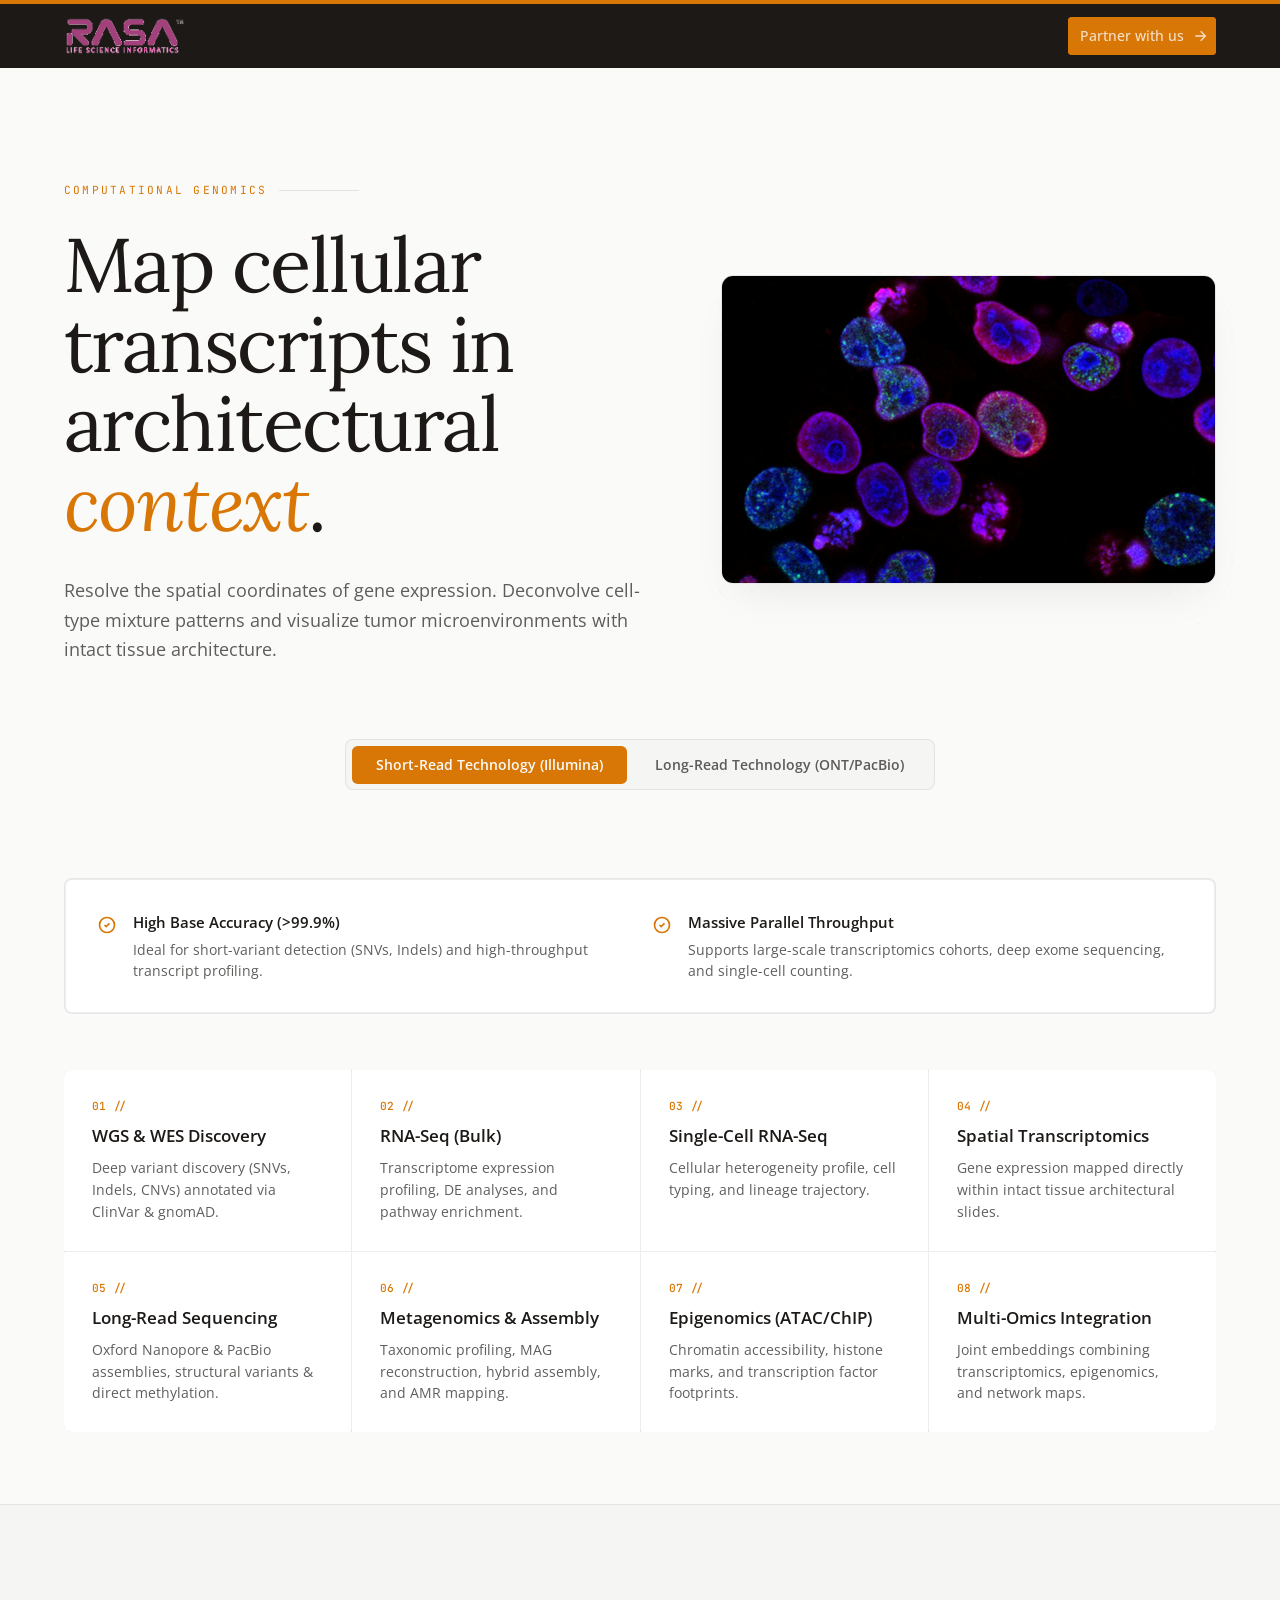
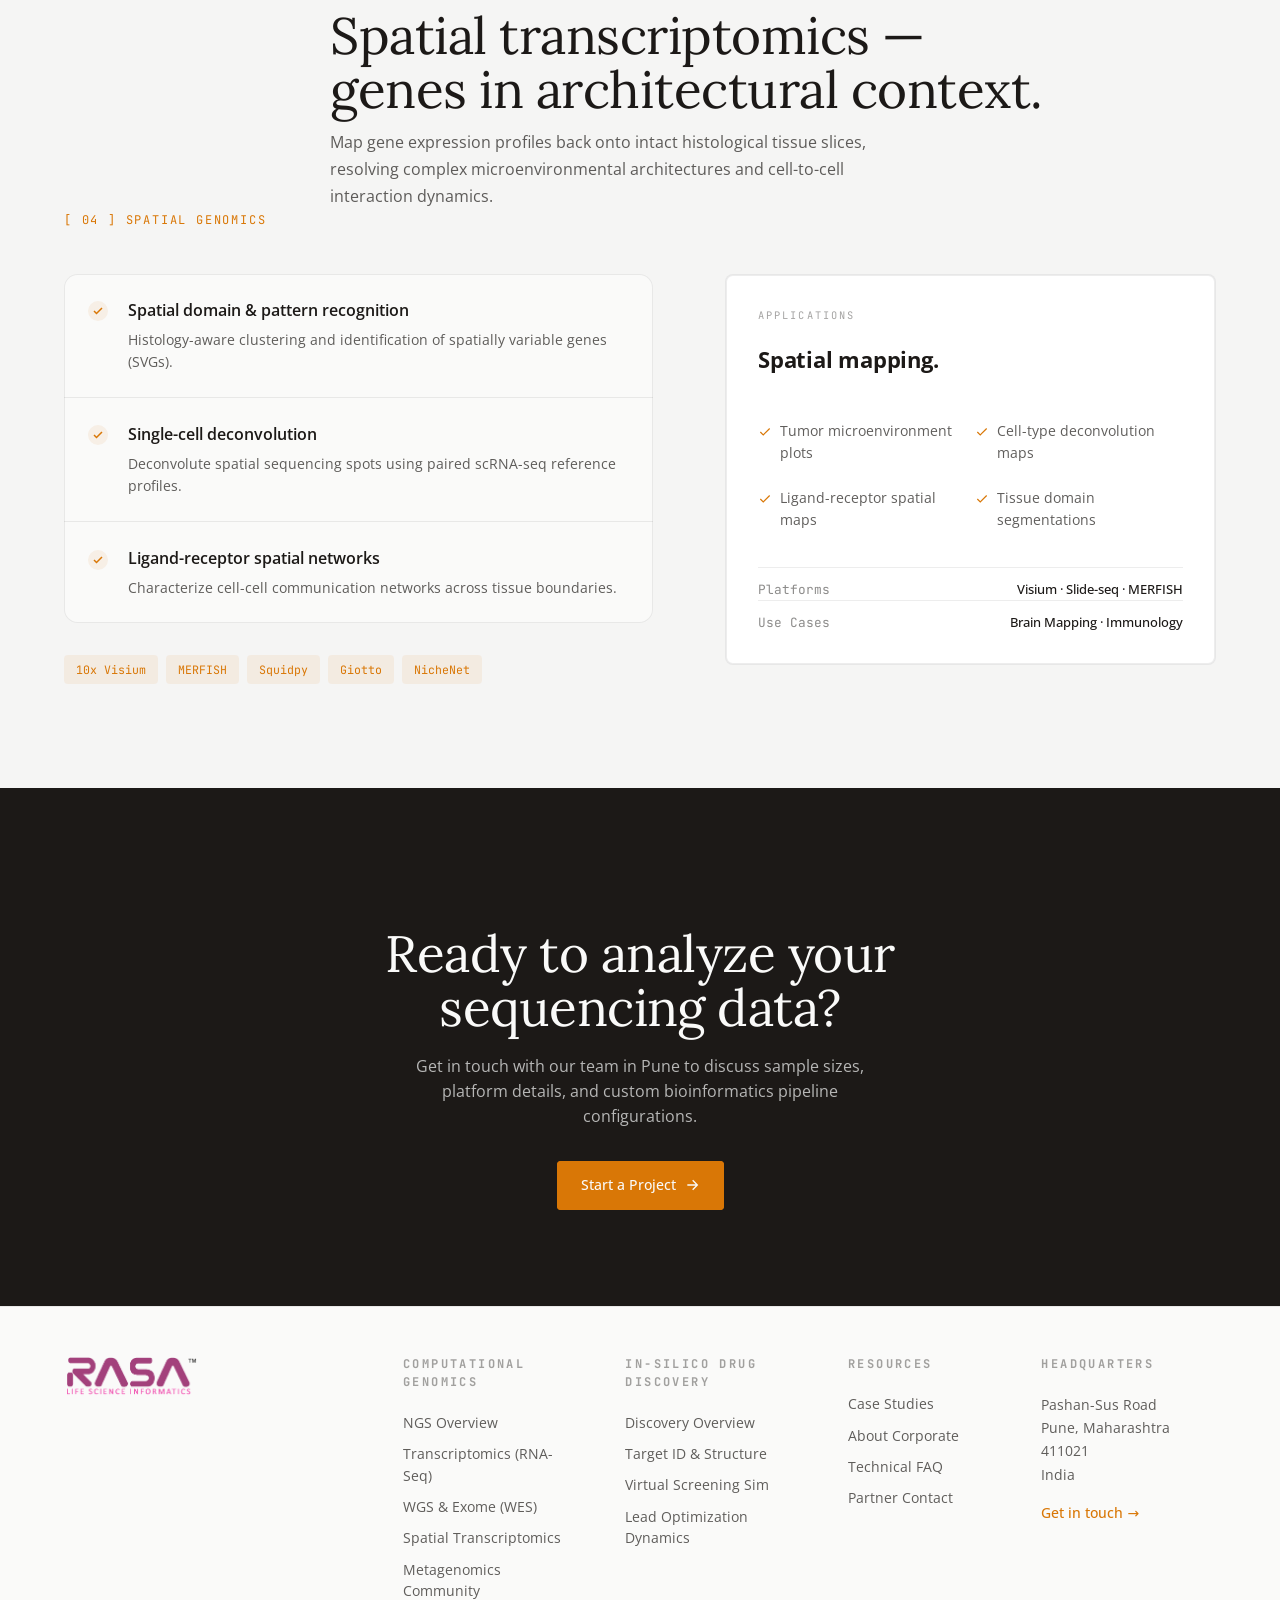
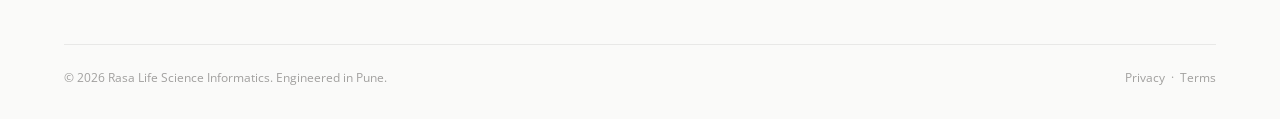
<file: services-ngs-spatial.html>
<!DOCTYPE html>
<html lang="en">
<head>
  <meta charset="UTF-8">
  <meta name="viewport" content="width=device-width, initial-scale=1.0">
  <title>Spatial Transcriptomics Data Analysis | RASA LSI</title>
  <meta name="description" content="Map gene expression profiles within intact tissue slices using 10x Genomics Visium, Slide-seq, and MERFISH data analytics pipelines.">
  <link rel="icon" type="image/svg+xml" href="favicon.svg">
  <link rel="preconnect" href="https://fonts.googleapis.com">
  <link rel="preconnect" href="https://fonts.gstatic.com" crossorigin>
  <link href="https://fonts.googleapis.com/css2?family=Instrument+Serif:ital@0;1&family=Inter:wght@300;400;500;600;700&family=JetBrains+Mono:wght@400;500&display=swap" rel="stylesheet">
  <link rel="stylesheet" href="theme.css">
</head>
<body class="rasa">
  
  <!--
================================================================
  RASA LSI — NGS DATA ANALYSIS SERVICES
  WordPress Custom HTML block. Self-contained.
  Design system: "Academic Precision" — cream + ink + forest leaf
================================================================
-->







<!-- =============== HEADER =============== -->
<header class="rasa rasa-header">
  <div class="rasa-header__inner">
    <div class="rasa-header__group">
      <a href="index.html" class="rasa-brand"><img src="logo.png" alt="RASA LSI Logo" style="height: 38px; width: auto; display: block; object-fit: contain; margin: 0;"></a>
                                    <nav class="rasa-nav" aria-label="Primary Nav">
        <div class="rasa-nav__item">
          <a href="services-ngs.html">NGS Analysis <span class="rasa-nav__arrow">▼</span></a>
          <div class="rasa-nav__dropdown">
            <a href="services-ngs.html">Overview</a>
            <a href="services-ngs-transcriptomics.html">Transcriptomics (RNA-Seq)</a>
            <a href="services-ngs-wgs-wes.html">WGS &amp; Exome (WES)</a>
            <a href="services-ngs-spatial.html">Spatial Transcriptomics</a>
            <a href="services-ngs-metagenomics.html">Metagenomics</a>
          </div>
        </div>
        <div class="rasa-nav__item">
          <a href="services-drug-discovery.html">Drug Discovery <span class="rasa-nav__arrow">▼</span></a>
          <div class="rasa-nav__dropdown">
            <a href="services-drug-discovery.html">Overview</a>
            <a href="services-dd-target-id.html">Target ID &amp; Structure</a>
            <a href="services-dd-virtual-screening.html">Virtual Screening</a>
            <a href="services-dd-lead-optimization.html">Lead Optimization</a>
          </div>
        </div>
        <div class="rasa-nav__item"><a href="case-studies.html">Case Studies</a></div>
        <div class="rasa-nav__item"><a href="about.html">About</a></div>
        <div class="rasa-nav__item"><a href="faq.html">FAQ</a></div>
      </nav>
    </div>
    <div class="rasa-header__actions" style="display: flex; align-items: center; gap: 1rem;">
      
      <a href="contact.html" class="rasa-cta-btn">
        Partner with us
        <svg viewBox="0 0 24 24" fill="none" stroke="currentColor" stroke-width="2" aria-hidden="true"><path d="M5 12h14M13 5l7 7-7 7"/></svg>
      </a>
    </div>
  </div>
</header>

<!-- =============== MAIN =============== -->
<main class="rasa rasa-page">

  <!-- PAGE HERO -->
  <section class="rasa-pagehero">
    <div class="rasa-grid-bg" aria-hidden="true"></div>
    <div class="container">
      <div class="rasa-pagehero__grid">
        <div class="rasa-pagehero__copy">
          <div class="rasa-reveal">
            <span class="rasa-eyebrow">Computational Genomics<span class="rasa-eyebrow__rule"></span></span>
          </div>
          <h1 class="rasa-pagehero__h rasa-reveal" data-delay="1">
          Map cellular transcripts in architectural <span class="serif italic leaf">context</span>.
        </h1>
          <p class="rasa-pagehero__lede rasa-reveal" data-delay="2">
          Resolve the spatial coordinates of gene expression. Deconvolve cell-type mixture patterns and visualize tumor microenvironments with intact tissue architecture.
        </p>
        </div>
        <div class="rasa-reveal zoom-parent rasa-pagehero__art" data-delay="2">
          <img src="images/spatial_cell_mapping.png" alt="Map cellular transcripts in architectural context.">
        </div>
      </div>

      <!-- Interactive Technology Comparison -->
      <div class="rasa-reveal" data-delay="2" style="margin-top: 3.5rem; text-align: center;">
        <div class="rasa-tabs-nav" role="tablist">
          <button class="rasa-tab-btn is-active" id="tab-short" role="tab" aria-selected="true" aria-controls="panel-short">Short-Read Technology (Illumina)</button>
          <button class="rasa-tab-btn" id="tab-long" role="tab" aria-selected="false" aria-controls="panel-long">Long-Read Technology (ONT/PacBio)</button>
        </div>

        <div class="rasa-tech-panel is-active" id="panel-short" role="tabpanel" aria-labelledby="tab-short">
          <div class="rasa-tech-grid">
            <div class="rasa-tech-feature">
              <svg viewBox="0 0 24 24"><path d="M9 12l2 2 4-4m6 2a9 9 0 11-18 0 9 9 0 0118 0z"/></svg>
              <div>
                <div class="rasa-tech-feature__title">High Base Accuracy (>99.9%)</div>
                <div class="rasa-tech-feature__desc">Ideal for short-variant detection (SNVs, Indels) and high-throughput transcript profiling.</div>
              </div>
            </div>
            <div class="rasa-tech-feature">
              <svg viewBox="0 0 24 24"><path d="M9 12l2 2 4-4m6 2a9 9 0 11-18 0 9 9 0 0118 0z"/></svg>
              <div>
                <div class="rasa-tech-feature__title">Massive Parallel Throughput</div>
                <div class="rasa-tech-feature__desc">Supports large-scale transcriptomics cohorts, deep exome sequencing, and single-cell counting.</div>
              </div>
            </div>
          </div>
        </div>

        <div class="rasa-tech-panel" id="panel-long" role="tabpanel" aria-labelledby="tab-long">
          <div class="rasa-tech-grid">
            <div class="rasa-tech-feature">
              <svg viewBox="0 0 24 24"><path d="M9 12l2 2 4-4m6 2a9 9 0 11-18 0 9 9 0 0118 0z"/></svg>
              <div>
                <div class="rasa-tech-feature__title">Structural Variant Resolution</div>
                <div class="rasa-tech-feature__desc">Spans repetitive areas, resolving complex insertions, deletions, duplications, and translocations.</div>
              </div>
            </div>
            <div class="rasa-tech-feature">
              <svg viewBox="0 0 24 24"><path d="M9 12l2 2 4-4m6 2a9 9 0 11-18 0 9 9 0 0118 0z"/></svg>
              <div>
                <div class="rasa-tech-feature__title">Direct Methylation Detection</div>
                <div class="rasa-tech-feature__desc">Detects 5mC, 5hmC, and 6mA modifications directly on native DNA/RNA without bisulfite conversion.</div>
              </div>
            </div>
          </div>
        </div>
      </div>

      <!-- Modalities Overview Grid -->
      <div class="rasa-modalities rasa-reveal" data-delay="2">
        <a href="services-ngs-wgs-wes.html" class="rasa-modality">
          <span class="rasa-modality__idx">01 //</span>
          <span class="rasa-modality__h">WGS &amp; WES Discovery</span>
          <span class="rasa-modality__b">Deep variant discovery (SNVs, Indels, CNVs) annotated via ClinVar &amp; gnomAD.</span>
        </a>
        <a href="services-ngs-transcriptomics.html#rnaseq" class="rasa-modality">
          <span class="rasa-modality__idx">02 //</span>
          <span class="rasa-modality__h">RNA-Seq (Bulk)</span>
          <span class="rasa-modality__b">Transcriptome expression profiling, DE analyses, and pathway enrichment.</span>
        </a>
        <a href="services-ngs-transcriptomics.html#scrnaseq" class="rasa-modality">
          <span class="rasa-modality__idx">03 //</span>
          <span class="rasa-modality__h">Single-Cell RNA-Seq</span>
          <span class="rasa-modality__b">Cellular heterogeneity profile, cell typing, and lineage trajectory.</span>
        </a>
        <a href="services-ngs-spatial.html" class="rasa-modality">
          <span class="rasa-modality__idx">04 //</span>
          <span class="rasa-modality__h">Spatial Transcriptomics</span>
          <span class="rasa-modality__b">Gene expression mapped directly within intact tissue architectural slides.</span>
        </a>
        <a href="services-ngs.html#longread" class="rasa-modality">
          <span class="rasa-modality__idx">05 //</span>
          <span class="rasa-modality__h">Long-Read Sequencing</span>
          <span class="rasa-modality__b">Oxford Nanopore &amp; PacBio assemblies, structural variants &amp; direct methylation.</span>
        </a>
        <a href="services-ngs-metagenomics.html" class="rasa-modality">
          <span class="rasa-modality__idx">06 //</span>
          <span class="rasa-modality__h">Metagenomics &amp; Assembly</span>
          <span class="rasa-modality__b">Taxonomic profiling, MAG reconstruction, hybrid assembly, and AMR mapping.</span>
        </a>
        <a href="services-ngs.html#epi" class="rasa-modality">
          <span class="rasa-modality__idx">07 //</span>
          <span class="rasa-modality__h">Epigenomics (ATAC/ChIP)</span>
          <span class="rasa-modality__b">Chromatin accessibility, histone marks, and transcription factor footprints.</span>
        </a>
        <a href="services-ngs.html#multiomics" class="rasa-modality">
          <span class="rasa-modality__idx">08 //</span>
          <span class="rasa-modality__h">Multi-Omics Integration</span>
          <span class="rasa-modality__b">Joint embeddings combining transcriptomics, epigenomics, and network maps.</span>
        </a>
      </div>
    </div>
  </section>

  

  <!-- ======= DEEP SECTION 01: WGS/WES ======= -->
  <section class="rasa-deep rasa-reveal" id="spatial" style="background:var(--surface);">
    <div class="container">
      <div class="rasa-deep__head">
        <span class="rasa-deep__index">[ 04 ] Spatial Genomics</span>
        <div>
          <h2 class="rasa-h2 rasa-deep__h">Spatial transcriptomics — genes in architectural context.</h2>
          <p class="rasa-deep__lede">
            Map gene expression profiles back onto intact histological tissue slices, resolving complex microenvironmental architectures and cell-to-cell interaction dynamics.
          </p>
        </div>
      </div>
      <div class="rasa-deep__body">
        <div>
          <div class="rasa-feat-list">
            <div class="rasa-feat">
              <span class="rasa-feat__chk"><svg viewBox="0 0 24 24"><polyline points="20 6 9 17 4 12"/></svg></span>
              <div>
                <div class="rasa-feat__t">Spatial domain &amp; pattern recognition</div>
                <div class="rasa-feat__b">Histology-aware clustering and identification of spatially variable genes (SVGs).</div>
              </div>
            </div>
            <div class="rasa-feat">
              <span class="rasa-feat__chk"><svg viewBox="0 0 24 24"><polyline points="20 6 9 17 4 12"/></svg></span>
              <div>
                <div class="rasa-feat__t">Single-cell deconvolution</div>
                <div class="rasa-feat__b">Deconvolute spatial sequencing spots using paired scRNA-seq reference profiles.</div>
              </div>
            </div>
            <div class="rasa-feat">
              <span class="rasa-feat__chk"><svg viewBox="0 0 24 24"><polyline points="20 6 9 17 4 12"/></svg></span>
              <div>
                <div class="rasa-feat__t">Ligand-receptor spatial networks</div>
                <div class="rasa-feat__b">Characterize cell-cell communication networks across tissue boundaries.</div>
              </div>
            </div>
          </div>

          <div class="rasa-tool-cloud">
            <span class="rasa-tool">10x Visium<span class="rasa-tooltip">Spatial profiling technology with histology overlay.</span></span>
            <span class="rasa-tool">MERFISH<span class="rasa-tooltip">Multiplexed error-robust fluorescence in situ hybridization.</span></span>
            <span class="rasa-tool">Squidpy<span class="rasa-tooltip">Spatial analysis toolkit in Python.</span></span>
            <span class="rasa-tool">Giotto<span class="rasa-tooltip">Comprehensive spatial analysis pipeline.</span></span>
            <span class="rasa-tool">NicheNet<span class="rasa-tooltip">Predicts intercellular communication from target genes.</span></span>
          </div>
        </div>

        <aside class="rasa-side">
          <span class="rasa-side__lbl">Applications</span>
          <h3 class="rasa-side__h">Spatial mapping.</h3>
          <div class="rasa-deliv">
            <div class="rasa-deliv__item"><svg viewBox="0 0 24 24"><polyline points="20 6 9 17 4 12"/></svg>Tumor microenvironment plots</div>
            <div class="rasa-deliv__item"><svg viewBox="0 0 24 24"><polyline points="20 6 9 17 4 12"/></svg>Cell-type deconvolution maps</div>
            <div class="rasa-deliv__item"><svg viewBox="0 0 24 24"><polyline points="20 6 9 17 4 12"/></svg>Ligand-receptor spatial maps</div>
            <div class="rasa-deliv__item"><svg viewBox="0 0 24 24"><polyline points="20 6 9 17 4 12"/></svg>Tissue domain segmentations</div>
          </div>
          <div style="margin-top: 0.5rem;">
            <div class="rasa-side__row"><span>Platforms</span><span>Visium · Slide-seq · MERFISH</span></div>
            <div class="rasa-side__row"><span>Use Cases</span><span>Brain Mapping · Immunology</span></div>
          </div>
        </aside>
      </div>
    </div>
  </section>



  <!-- CTA -->
  <section class="rasa-section rasa-section--ink" style="padding:6rem 0; text-align:center;">
    <div class="container" style="max-width:720px;">
      <h2 class="rasa-h2" style="color:var(--cream); margin-bottom:1.25rem; max-width:24ch; margin-left:auto; margin-right:auto;">Ready to analyze your sequencing data?</h2>
      <p style="color:rgba(248,249,250,0.7); max-width:56ch; margin:0 auto 2rem;">
        Get in touch with our team in Pune to discuss sample sizes, platform details, and custom bioinformatics pipeline configurations.
      </p>
      <a href="contact.html" class="rasa-btn rasa-btn--primary">
        Start a Project
        <svg viewBox="0 0 24 24" fill="none" stroke="currentColor" stroke-width="2" aria-hidden="true"><path d="M5 12h14M13 5l7 7-7 7"/></svg>
      </a>
    </div>
  </section>
</main>

<!-- =============== FOOTER =============== -->
<footer class="rasa rasa-footer">
  <div class="container">
    <div class="rasa-footer__grid">
      <div>
        <div class="rasa-footer__brand"><img src="logo.png" alt="RASA LSI Logo" style="height: 42px; width: auto; display: block; object-fit: contain;"></div>
      </div>
      <div>
        <h4>Computational Genomics</h4>
        <a href="services-ngs.html">NGS Overview</a>
        <a href="services-ngs-transcriptomics.html">Transcriptomics (RNA-Seq)</a>
        <a href="services-ngs-wgs-wes.html">WGS &amp; Exome (WES)</a>
        <a href="services-ngs-spatial.html">Spatial Transcriptomics</a>
        <a href="services-ngs-metagenomics.html">Metagenomics Community</a>
      </div>
      <div>
        <h4>In-Silico Drug Discovery</h4>
        <a href="services-drug-discovery.html">Discovery Overview</a>
        <a href="services-dd-target-id.html">Target ID &amp; Structure</a>
        <a href="services-dd-virtual-screening.html">Virtual Screening Sim</a>
        <a href="services-dd-lead-optimization.html">Lead Optimization Dynamics</a>
      </div>
      <div>
        <h4>Resources</h4>
        <a href="case-studies.html">Case Studies</a>
        <a href="about.html">About Corporate</a>
        <a href="faq.html">Technical FAQ</a>
        <a href="contact.html">Partner Contact</a>
      </div>
      <div>
        <h4>Headquarters</h4>
        <p style="font-size: 0.875rem; color: var(--foreground-70); line-height: 1.65; margin: 0 0 1rem;">
          Pashan-Sus Road<br>
          Pune, Maharashtra 411021<br>
          India
        </p>
        <a href="contact.html" style="font-weight: 500; color: var(--leaf);">Get in touch →</a>
      </div>
    </div>
    <div class="rasa-footer__bottom">
      <span>© <span id="rasa-year">2026</span> Rasa Life Science Informatics. Engineered in Pune.</span>
      <span><a href="/privacy">Privacy</a> &nbsp;·&nbsp; <a href="/terms">Terms</a></span>
    </div>
  </div>
</footer>
  <script>

(function () {
  var y = document.getElementById('rasa-year');
  if (y) y.textContent = new Date().getFullYear();

    // Active navigation link detection
  try {
    var path = window.location.pathname;
    var page = path.split('/').pop();
    if (!page || page === '') page = 'index.html';
    document.querySelectorAll('.rasa-nav a').forEach(function (a) {
      a.classList.remove('is-active');
      var href = a.getAttribute('href').split('#')[0].split('/').pop();
      if (href === page) a.classList.add('is-active');
    });
  } catch (e) {}

  // Reveal animations on scroll
  var reveals = document.querySelectorAll('.rasa-reveal');
  var ioReveal = new IntersectionObserver(function (entries) {
    entries.forEach(function (e) {
      if (e.isIntersecting) {
        e.target.classList.add('is-visible');
        ioReveal.unobserve(e.target);
      }
    });
  }, { threshold: 0.1 });
  reveals.forEach(function (el) { ioReveal.observe(el); });

  // Interactive Tech Switcher
  var tabButtons = document.querySelectorAll('.rasa-tab-btn');
  var tabPanels = document.querySelectorAll('.rasa-tech-panel');
  tabButtons.forEach(function (btn) {
    btn.addEventListener('click', function () {
      tabButtons.forEach(function (b) {
        b.classList.remove('is-active');
        b.setAttribute('aria-selected', 'false');
      });
      tabPanels.forEach(function (p) { p.classList.remove('is-active'); });

      btn.classList.add('is-active');
      btn.setAttribute('aria-selected', 'true');
      var controls = btn.getAttribute('aria-controls');
      var targetPanel = document.getElementById(controls);
      if (targetPanel) targetPanel.classList.add('is-active');
    });
  });

  // Sticky sub-nav Intersection Observer active highlighting
  var sections = document.querySelectorAll('.rasa-deep');
  var navLinks = document.querySelectorAll('.rasa-anchor-nav a');

  var ioOptions = {
    root: null,
    rootMargin: '-25% 0px -55% 0px',
    threshold: 0
  };

  var observer = new IntersectionObserver(function (entries) {
    entries.forEach(function (entry) {
      if (entry.isIntersecting) {
        var id = entry.target.getAttribute('id');
        navLinks.forEach(function (link) {
          if (link.getAttribute('href') === '#' + id) {
            link.classList.add('is-active');
          } else {
            link.classList.remove('is-active');
          }
        });
      }
    });
  }, ioOptions);

  sections.forEach(function (section) {
    observer.observe(section);
  });

  // Smooth scroll to sections with offset
  navLinks.forEach(function (link) {
    link.addEventListener('click', function (e) {
      e.preventDefault();
      var id = link.getAttribute('href');
      var target = document.querySelector(id);
      if (target) {
        var headerOffset = 0;
        var topBar = document.querySelector('.rasa-top-bar');
        var header = document.querySelector('.rasa-header');
        var subNav = document.querySelector('.rasa-anchor-nav');
        if (topBar && window.getComputedStyle(topBar).position === 'fixed') {
          headerOffset += topBar.offsetHeight;
        }
        if (header && window.getComputedStyle(header).position === 'fixed') {
          headerOffset += header.offsetHeight;
        }
        if (subNav && (window.getComputedStyle(subNav).position === 'sticky' || window.getComputedStyle(subNav).position === 'fixed')) {
          headerOffset += subNav.offsetHeight;
        }
        if (headerOffset === 0) headerOffset = 120;
        else headerOffset += 8; // buffer

        var elementPosition = target.getBoundingClientRect().top + window.pageYOffset;
        var offsetPosition = elementPosition - headerOffset;

        window.scrollTo({
          top: offsetPosition,
          behavior: "smooth"
        });
      }
    });
  });

})();

  
</script>
</body>
</html>
</file>
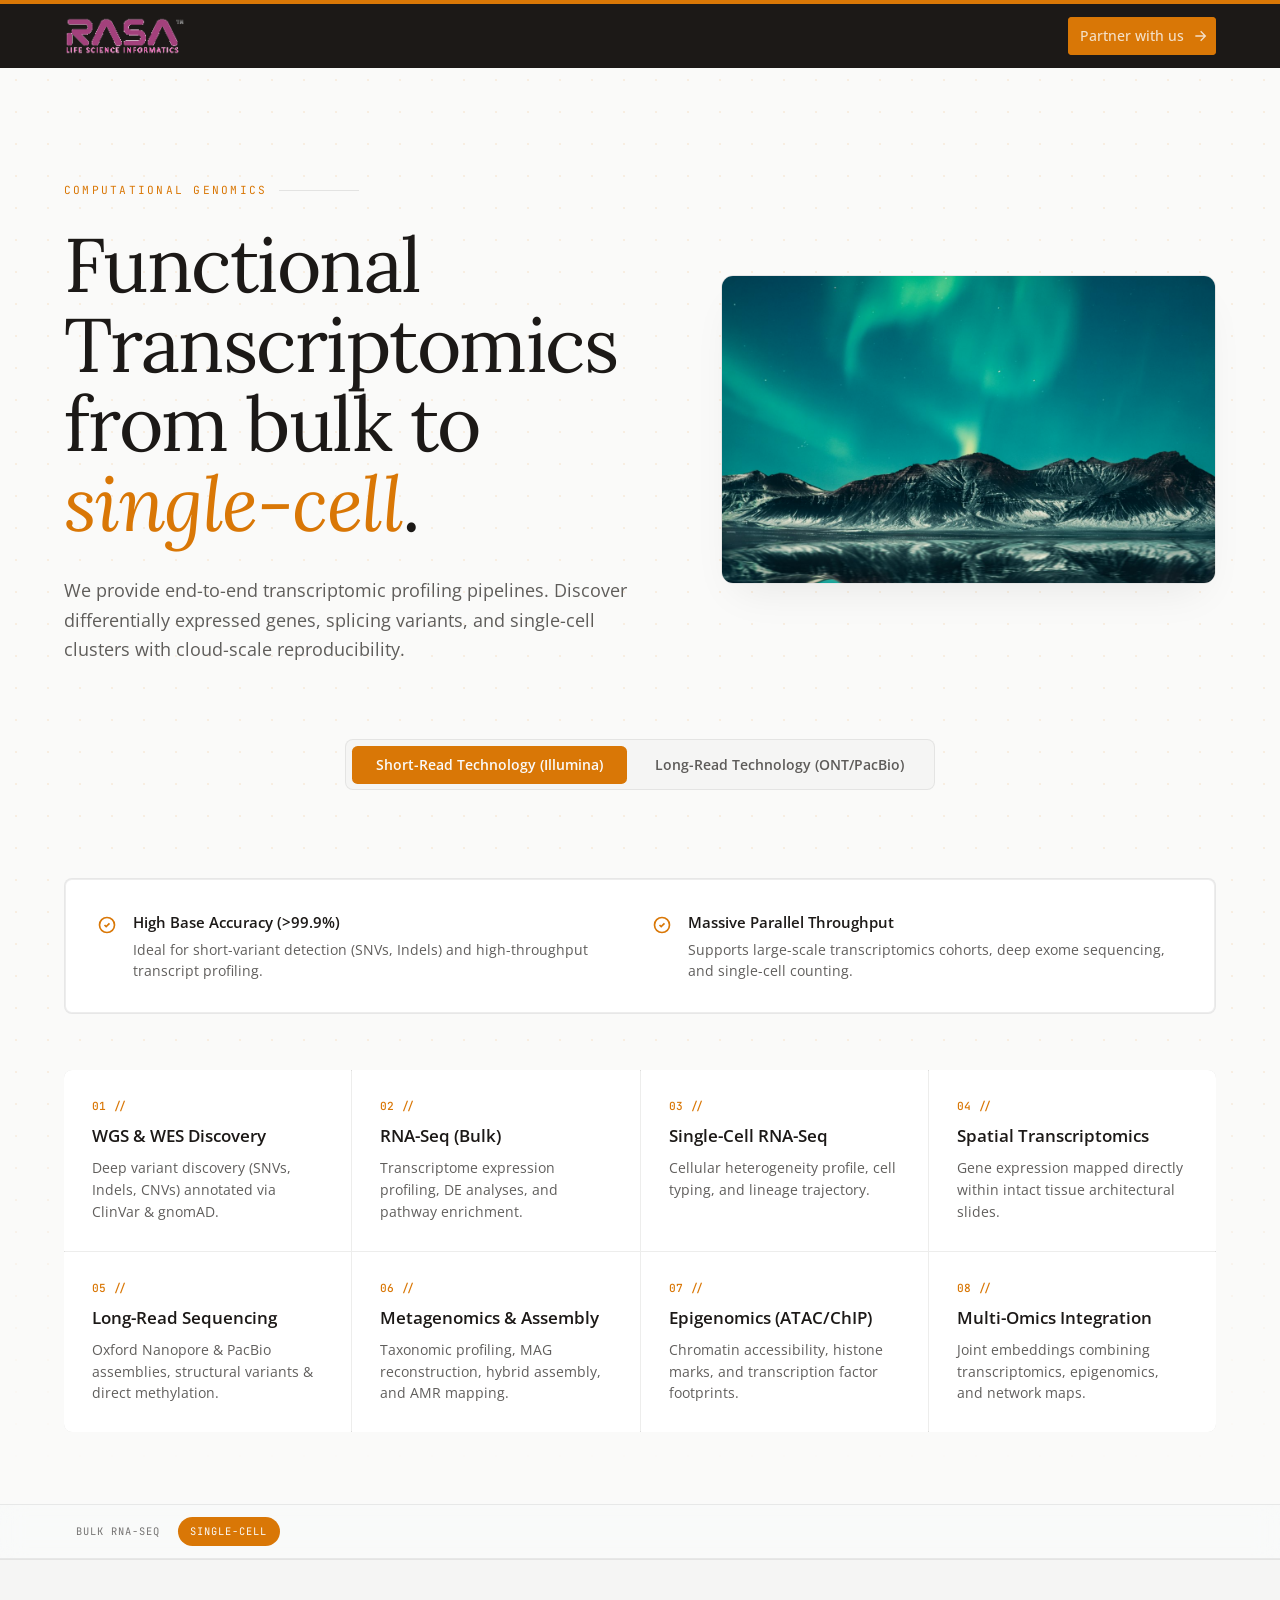
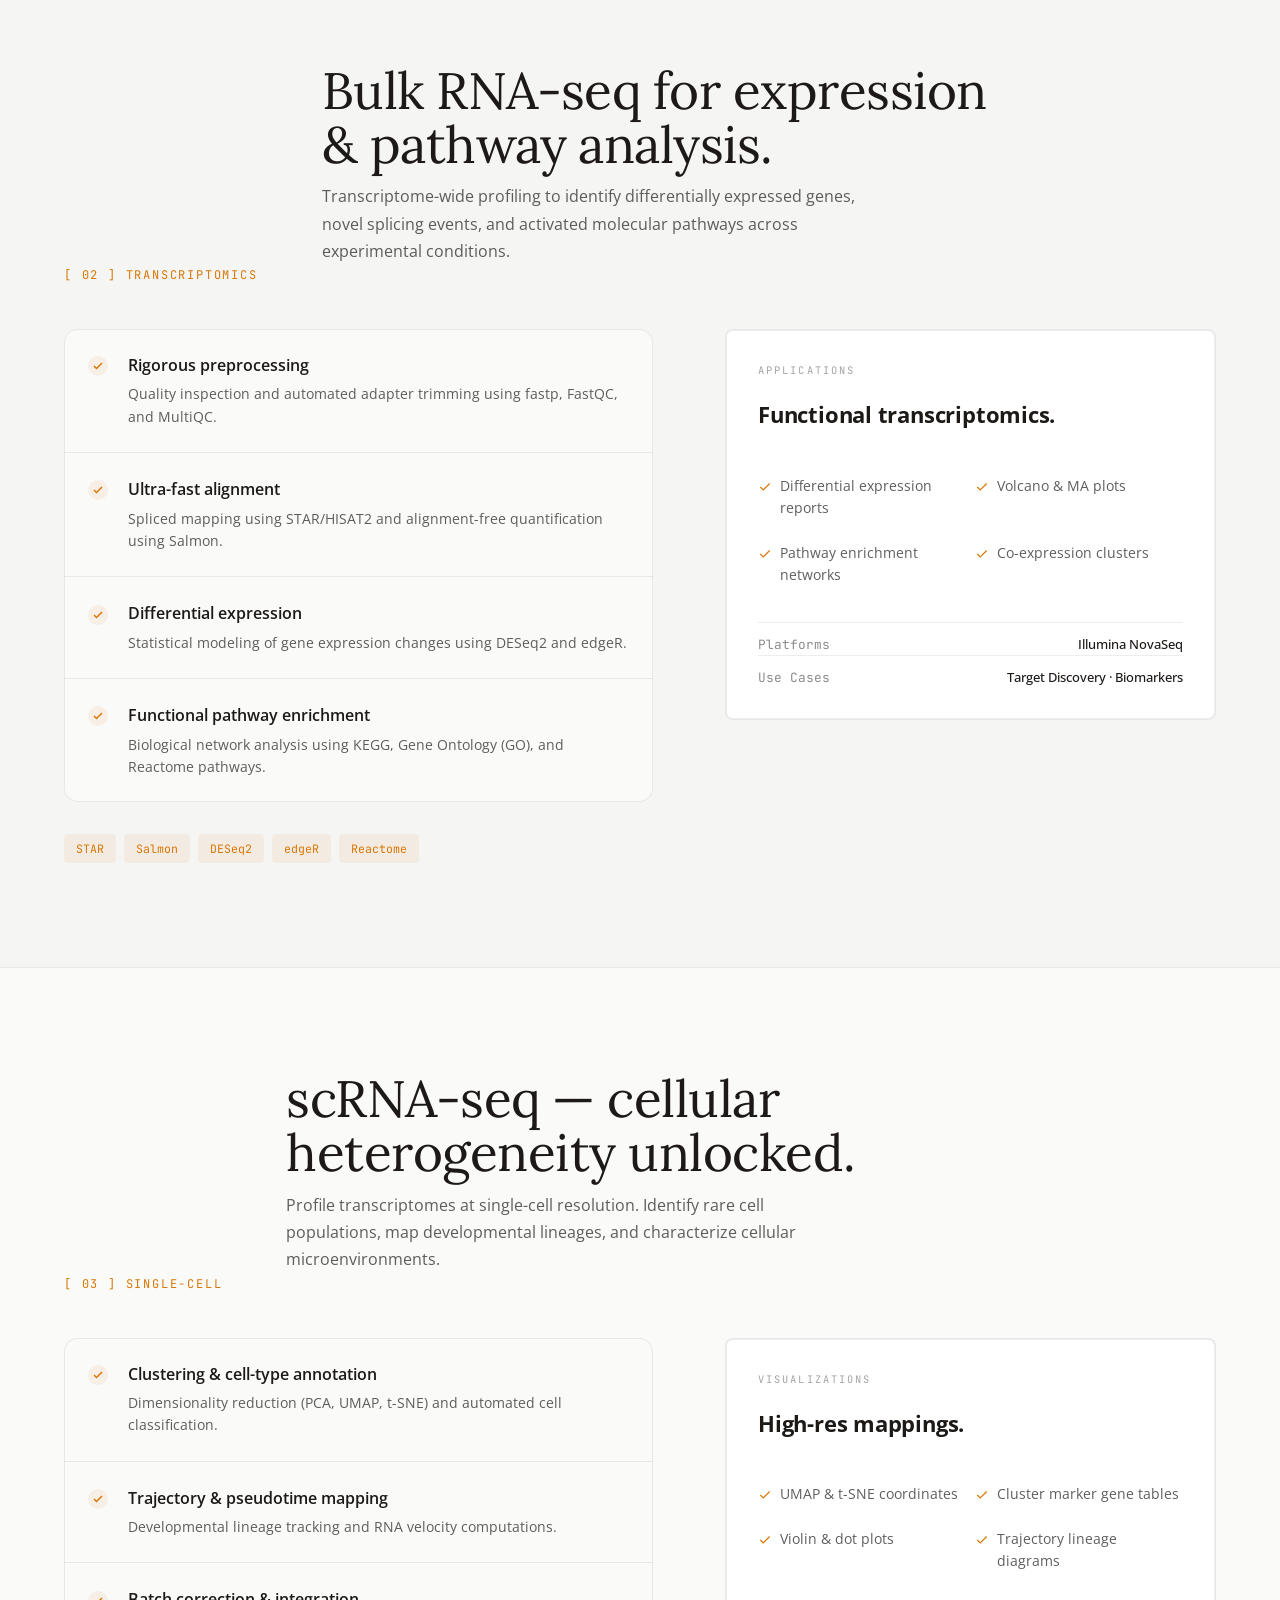
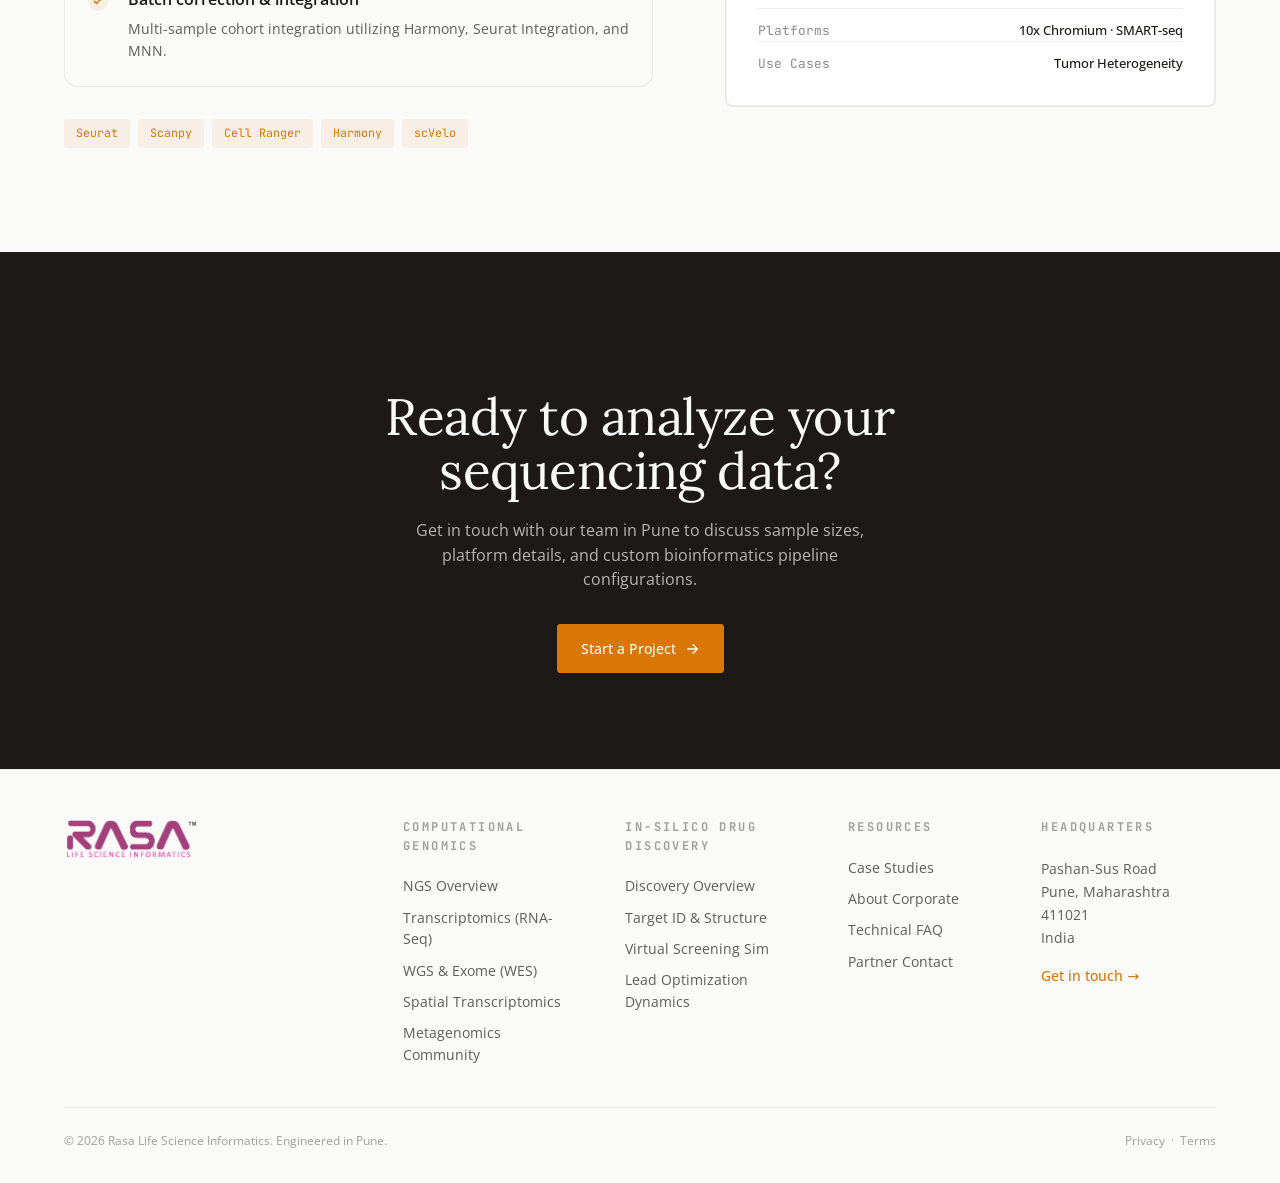
<file: services-ngs-transcriptomics.html>
<!DOCTYPE html>
<html lang="en">
<head>
  <meta charset="UTF-8">
  <meta name="viewport" content="width=device-width, initial-scale=1.0">
  <title>Transcriptomics (RNA-Seq) Analysis Services | RASA LSI</title>
  <meta name="description" content="Professional bulk and single-cell RNA-seq (scRNA-seq) pipelines for differential expression, clustering, trajectory analysis, and biomarker discovery.">
  <link rel="icon" type="image/svg+xml" href="favicon.svg">
  <link rel="preconnect" href="https://fonts.googleapis.com">
  <link rel="preconnect" href="https://fonts.gstatic.com" crossorigin>
  <link href="https://fonts.googleapis.com/css2?family=Instrument+Serif:ital@0;1&family=Inter:wght@300;400;500;600;700&family=JetBrains+Mono:wght@400;500&display=swap" rel="stylesheet">
  <link rel="stylesheet" href="theme.css">
</head>
<body class="rasa">
  
  <!--
================================================================
  RASA LSI — NGS DATA ANALYSIS SERVICES
  WordPress Custom HTML block. Self-contained.
  Design system: "Academic Precision" — cream + ink + forest leaf
================================================================
-->







<!-- =============== HEADER =============== -->
<header class="rasa rasa-header">
  <div class="rasa-header__inner">
    <div class="rasa-header__group">
      <a href="index.html" class="rasa-brand"><img src="logo.png" alt="RASA LSI Logo" style="height: 38px; width: auto; display: block; object-fit: contain; margin: 0;"></a>
                                    <nav class="rasa-nav" aria-label="Primary Nav">
        <div class="rasa-nav__item">
          <a href="services-ngs.html">NGS Analysis <span class="rasa-nav__arrow">▼</span></a>
          <div class="rasa-nav__dropdown">
            <a href="services-ngs.html">Overview</a>
            <a href="services-ngs-transcriptomics.html">Transcriptomics (RNA-Seq)</a>
            <a href="services-ngs-wgs-wes.html">WGS &amp; Exome (WES)</a>
            <a href="services-ngs-spatial.html">Spatial Transcriptomics</a>
            <a href="services-ngs-metagenomics.html">Metagenomics</a>
          </div>
        </div>
        <div class="rasa-nav__item">
          <a href="services-drug-discovery.html">Drug Discovery <span class="rasa-nav__arrow">▼</span></a>
          <div class="rasa-nav__dropdown">
            <a href="services-drug-discovery.html">Overview</a>
            <a href="services-dd-target-id.html">Target ID &amp; Structure</a>
            <a href="services-dd-virtual-screening.html">Virtual Screening</a>
            <a href="services-dd-lead-optimization.html">Lead Optimization</a>
          </div>
        </div>
        <div class="rasa-nav__item"><a href="case-studies.html">Case Studies</a></div>
        <div class="rasa-nav__item"><a href="about.html">About</a></div>
        <div class="rasa-nav__item"><a href="faq.html">FAQ</a></div>
      </nav>
    </div>
    <div class="rasa-header__actions" style="display: flex; align-items: center; gap: 1rem;">
      
      <a href="contact.html" class="rasa-cta-btn">
        Partner with us
        <svg viewBox="0 0 24 24" fill="none" stroke="currentColor" stroke-width="2" aria-hidden="true"><path d="M5 12h14M13 5l7 7-7 7"/></svg>
      </a>
    </div>
  </div>
</header>

<!-- =============== MAIN =============== -->
<main class="rasa rasa-page">

  <!-- PAGE HERO -->
  <section class="rasa-pagehero">
    <div class="rasa-grid-bg" aria-hidden="true"></div>
    <div class="container">
      <div class="rasa-pagehero__grid">
        <div class="rasa-pagehero__copy">
          <div class="rasa-reveal">
            <span class="rasa-eyebrow">Computational Genomics<span class="rasa-eyebrow__rule"></span></span>
          </div>
          <h1 class="rasa-pagehero__h rasa-reveal" data-delay="1">
          Functional Transcriptomics from bulk to <span class="serif italic leaf">single-cell</span>.
        </h1>
          <p class="rasa-pagehero__lede rasa-reveal" data-delay="2">
          We provide end-to-end transcriptomic profiling pipelines. Discover differentially expressed genes, splicing variants, and single-cell clusters with cloud-scale reproducibility.
        </p>
        </div>
        <div class="rasa-reveal zoom-parent rasa-pagehero__art" data-delay="2">
          <img src="images/dna_sequencing_flow.png" alt="Functional Transcriptomics from bulk to single-cell.">
        </div>
      </div>

      <!-- Interactive Technology Comparison -->
      <div class="rasa-reveal" data-delay="2" style="margin-top: 3.5rem; text-align: center;">
        <div class="rasa-tabs-nav" role="tablist">
          <button class="rasa-tab-btn is-active" id="tab-short" role="tab" aria-selected="true" aria-controls="panel-short">Short-Read Technology (Illumina)</button>
          <button class="rasa-tab-btn" id="tab-long" role="tab" aria-selected="false" aria-controls="panel-long">Long-Read Technology (ONT/PacBio)</button>
        </div>

        <div class="rasa-tech-panel is-active" id="panel-short" role="tabpanel" aria-labelledby="tab-short">
          <div class="rasa-tech-grid">
            <div class="rasa-tech-feature">
              <svg viewBox="0 0 24 24"><path d="M9 12l2 2 4-4m6 2a9 9 0 11-18 0 9 9 0 0118 0z"/></svg>
              <div>
                <div class="rasa-tech-feature__title">High Base Accuracy (>99.9%)</div>
                <div class="rasa-tech-feature__desc">Ideal for short-variant detection (SNVs, Indels) and high-throughput transcript profiling.</div>
              </div>
            </div>
            <div class="rasa-tech-feature">
              <svg viewBox="0 0 24 24"><path d="M9 12l2 2 4-4m6 2a9 9 0 11-18 0 9 9 0 0118 0z"/></svg>
              <div>
                <div class="rasa-tech-feature__title">Massive Parallel Throughput</div>
                <div class="rasa-tech-feature__desc">Supports large-scale transcriptomics cohorts, deep exome sequencing, and single-cell counting.</div>
              </div>
            </div>
          </div>
        </div>

        <div class="rasa-tech-panel" id="panel-long" role="tabpanel" aria-labelledby="tab-long">
          <div class="rasa-tech-grid">
            <div class="rasa-tech-feature">
              <svg viewBox="0 0 24 24"><path d="M9 12l2 2 4-4m6 2a9 9 0 11-18 0 9 9 0 0118 0z"/></svg>
              <div>
                <div class="rasa-tech-feature__title">Structural Variant Resolution</div>
                <div class="rasa-tech-feature__desc">Spans repetitive areas, resolving complex insertions, deletions, duplications, and translocations.</div>
              </div>
            </div>
            <div class="rasa-tech-feature">
              <svg viewBox="0 0 24 24"><path d="M9 12l2 2 4-4m6 2a9 9 0 11-18 0 9 9 0 0118 0z"/></svg>
              <div>
                <div class="rasa-tech-feature__title">Direct Methylation Detection</div>
                <div class="rasa-tech-feature__desc">Detects 5mC, 5hmC, and 6mA modifications directly on native DNA/RNA without bisulfite conversion.</div>
              </div>
            </div>
          </div>
        </div>
      </div>

      <!-- Modalities Overview Grid -->
      <div class="rasa-modalities rasa-reveal" data-delay="2">
        <a href="services-ngs-wgs-wes.html" class="rasa-modality">
          <span class="rasa-modality__idx">01 //</span>
          <span class="rasa-modality__h">WGS &amp; WES Discovery</span>
          <span class="rasa-modality__b">Deep variant discovery (SNVs, Indels, CNVs) annotated via ClinVar &amp; gnomAD.</span>
        </a>
        <a href="services-ngs-transcriptomics.html#rnaseq" class="rasa-modality">
          <span class="rasa-modality__idx">02 //</span>
          <span class="rasa-modality__h">RNA-Seq (Bulk)</span>
          <span class="rasa-modality__b">Transcriptome expression profiling, DE analyses, and pathway enrichment.</span>
        </a>
        <a href="services-ngs-transcriptomics.html#scrnaseq" class="rasa-modality">
          <span class="rasa-modality__idx">03 //</span>
          <span class="rasa-modality__h">Single-Cell RNA-Seq</span>
          <span class="rasa-modality__b">Cellular heterogeneity profile, cell typing, and lineage trajectory.</span>
        </a>
        <a href="services-ngs-spatial.html" class="rasa-modality">
          <span class="rasa-modality__idx">04 //</span>
          <span class="rasa-modality__h">Spatial Transcriptomics</span>
          <span class="rasa-modality__b">Gene expression mapped directly within intact tissue architectural slides.</span>
        </a>
        <a href="services-ngs.html#longread" class="rasa-modality">
          <span class="rasa-modality__idx">05 //</span>
          <span class="rasa-modality__h">Long-Read Sequencing</span>
          <span class="rasa-modality__b">Oxford Nanopore &amp; PacBio assemblies, structural variants &amp; direct methylation.</span>
        </a>
        <a href="services-ngs-metagenomics.html" class="rasa-modality">
          <span class="rasa-modality__idx">06 //</span>
          <span class="rasa-modality__h">Metagenomics &amp; Assembly</span>
          <span class="rasa-modality__b">Taxonomic profiling, MAG reconstruction, hybrid assembly, and AMR mapping.</span>
        </a>
        <a href="services-ngs.html#epi" class="rasa-modality">
          <span class="rasa-modality__idx">07 //</span>
          <span class="rasa-modality__h">Epigenomics (ATAC/ChIP)</span>
          <span class="rasa-modality__b">Chromatin accessibility, histone marks, and transcription factor footprints.</span>
        </a>
        <a href="services-ngs.html#multiomics" class="rasa-modality">
          <span class="rasa-modality__idx">08 //</span>
          <span class="rasa-modality__h">Multi-Omics Integration</span>
          <span class="rasa-modality__b">Joint embeddings combining transcriptomics, epigenomics, and network maps.</span>
        </a>
      </div>
    </div>
  </section>

    <!-- STICKY ANCHOR NAV -->
  <nav class="rasa-anchor-nav" aria-label="Sections navigation">
    <div class="container rasa-anchor-nav__inner">
      <a href="#rnaseq" class="is-active">Bulk RNA-Seq</a>
      <a href="#scrnaseq">Single-Cell</a>
    </div>
  </nav>

  <!-- ======= DEEP SECTION 01: WGS/WES ======= -->
  <section class="rasa-deep rasa-reveal" id="rnaseq" style="background:var(--surface);">
    <div class="container">
      <div class="rasa-deep__head">
        <span class="rasa-deep__index">[ 02 ] Transcriptomics</span>
        <div>
          <h2 class="rasa-h2 rasa-deep__h">Bulk RNA-seq for expression &amp; pathway analysis.</h2>
          <p class="rasa-deep__lede">
            Transcriptome-wide profiling to identify differentially expressed genes, novel splicing events, and activated molecular pathways across experimental conditions.
          </p>
        </div>
      </div>
      <div class="rasa-deep__body">
        <div>
          <div class="rasa-feat-list">
            <div class="rasa-feat">
              <span class="rasa-feat__chk"><svg viewBox="0 0 24 24"><polyline points="20 6 9 17 4 12"/></svg></span>
              <div>
                <div class="rasa-feat__t">Rigorous preprocessing</div>
                <div class="rasa-feat__b">Quality inspection and automated adapter trimming using fastp, FastQC, and MultiQC.</div>
              </div>
            </div>
            <div class="rasa-feat">
              <span class="rasa-feat__chk"><svg viewBox="0 0 24 24"><polyline points="20 6 9 17 4 12"/></svg></span>
              <div>
                <div class="rasa-feat__t">Ultra-fast alignment</div>
                <div class="rasa-feat__b">Spliced mapping using STAR/HISAT2 and alignment-free quantification using Salmon.</div>
              </div>
            </div>
            <div class="rasa-feat">
              <span class="rasa-feat__chk"><svg viewBox="0 0 24 24"><polyline points="20 6 9 17 4 12"/></svg></span>
              <div>
                <div class="rasa-feat__t">Differential expression</div>
                <div class="rasa-feat__b">Statistical modeling of gene expression changes using DESeq2 and edgeR.</div>
              </div>
            </div>
            <div class="rasa-feat">
              <span class="rasa-feat__chk"><svg viewBox="0 0 24 24"><polyline points="20 6 9 17 4 12"/></svg></span>
              <div>
                <div class="rasa-feat__t">Functional pathway enrichment</div>
                <div class="rasa-feat__b">Biological network analysis using KEGG, Gene Ontology (GO), and Reactome pathways.</div>
              </div>
            </div>
          </div>

          <div class="rasa-tool-cloud">
            <span class="rasa-tool">STAR<span class="rasa-tooltip">Highly accurate spliced aligner for RNA-seq reads.</span></span>
            <span class="rasa-tool">Salmon<span class="rasa-tooltip">Transcript-level quantification tool.</span></span>
            <span class="rasa-tool">DESeq2<span class="rasa-tooltip">Statistical method for differential gene expression analysis.</span></span>
            <span class="rasa-tool">edgeR<span class="rasa-tooltip">Empirical analysis of digital gene expression in R.</span></span>
            <span class="rasa-tool">Reactome<span class="rasa-tooltip">Curated biological pathway database.</span></span>
          </div>
        </div>

        <aside class="rasa-side">
          <span class="rasa-side__lbl">Applications</span>
          <h3 class="rasa-side__h">Functional transcriptomics.</h3>
          <div class="rasa-deliv">
            <div class="rasa-deliv__item"><svg viewBox="0 0 24 24"><polyline points="20 6 9 17 4 12"/></svg>Differential expression reports</div>
            <div class="rasa-deliv__item"><svg viewBox="0 0 24 24"><polyline points="20 6 9 17 4 12"/></svg>Volcano &amp; MA plots</div>
            <div class="rasa-deliv__item"><svg viewBox="0 0 24 24"><polyline points="20 6 9 17 4 12"/></svg>Pathway enrichment networks</div>
            <div class="rasa-deliv__item"><svg viewBox="0 0 24 24"><polyline points="20 6 9 17 4 12"/></svg>Co-expression clusters</div>
          </div>
          <div style="margin-top: 0.5rem;">
            <div class="rasa-side__row"><span>Platforms</span><span>Illumina NovaSeq</span></div>
            <div class="rasa-side__row"><span>Use Cases</span><span>Target Discovery · Biomarkers</span></div>
          </div>
        </aside>
      </div>
    </div>
  </section>

<section class="rasa-deep rasa-reveal" id="scrnaseq">
    <div class="container">
      <div class="rasa-deep__head">
        <span class="rasa-deep__index">[ 03 ] Single-Cell</span>
        <div>
          <h2 class="rasa-h2 rasa-deep__h">scRNA-seq — cellular heterogeneity unlocked.</h2>
          <p class="rasa-deep__lede">
            Profile transcriptomes at single-cell resolution. Identify rare cell populations, map developmental lineages, and characterize cellular microenvironments.
          </p>
        </div>
      </div>
      <div class="rasa-deep__body">
        <div>
          <div class="rasa-feat-list">
            <div class="rasa-feat">
              <span class="rasa-feat__chk"><svg viewBox="0 0 24 24"><polyline points="20 6 9 17 4 12"/></svg></span>
              <div>
                <div class="rasa-feat__t">Clustering &amp; cell-type annotation</div>
                <div class="rasa-feat__b">Dimensionality reduction (PCA, UMAP, t-SNE) and automated cell classification.</div>
              </div>
            </div>
            <div class="rasa-feat">
              <span class="rasa-feat__chk"><svg viewBox="0 0 24 24"><polyline points="20 6 9 17 4 12"/></svg></span>
              <div>
                <div class="rasa-feat__t">Trajectory &amp; pseudotime mapping</div>
                <div class="rasa-feat__b">Developmental lineage tracking and RNA velocity computations.</div>
              </div>
            </div>
            <div class="rasa-feat">
              <span class="rasa-feat__chk"><svg viewBox="0 0 24 24"><polyline points="20 6 9 17 4 12"/></svg></span>
              <div>
                <div class="rasa-feat__t">Batch correction &amp; integration</div>
                <div class="rasa-feat__b">Multi-sample cohort integration utilizing Harmony, Seurat Integration, and MNN.</div>
              </div>
            </div>
          </div>

          <div class="rasa-tool-cloud">
            <span class="rasa-tool">Seurat<span class="rasa-tooltip">R toolkit for single-cell genomics.</span></span>
            <span class="rasa-tool">Scanpy<span class="rasa-tooltip">Python-based single-cell analysis suite.</span></span>
            <span class="rasa-tool">Cell Ranger<span class="rasa-tooltip">10x Genomics raw processing pipeline.</span></span>
            <span class="rasa-tool">Harmony<span class="rasa-tooltip">Fast, robust batch effect correction algorithm.</span></span>
            <span class="rasa-tool">scVelo<span class="rasa-tooltip">RNA velocity analysis tool.</span></span>
          </div>
        </div>

        <aside class="rasa-side">
          <span class="rasa-side__lbl">Visualizations</span>
          <h3 class="rasa-side__h">High-res mappings.</h3>
          <div class="rasa-deliv">
            <div class="rasa-deliv__item"><svg viewBox="0 0 24 24"><polyline points="20 6 9 17 4 12"/></svg>UMAP &amp; t-SNE coordinates</div>
            <div class="rasa-deliv__item"><svg viewBox="0 0 24 24"><polyline points="20 6 9 17 4 12"/></svg>Cluster marker gene tables</div>
            <div class="rasa-deliv__item"><svg viewBox="0 0 24 24"><polyline points="20 6 9 17 4 12"/></svg>Violin &amp; dot plots</div>
            <div class="rasa-deliv__item"><svg viewBox="0 0 24 24"><polyline points="20 6 9 17 4 12"/></svg>Trajectory lineage diagrams</div>
          </div>
          <div style="margin-top: 0.5rem;">
            <div class="rasa-side__row"><span>Platforms</span><span>10x Chromium · SMART-seq</span></div>
            <div class="rasa-side__row"><span>Use Cases</span><span>Tumor Heterogeneity</span></div>
          </div>
        </aside>
      </div>
    </div>
  </section>



  <!-- CTA -->
  <section class="rasa-section rasa-section--ink" style="padding:6rem 0; text-align:center;">
    <div class="container" style="max-width:720px;">
      <h2 class="rasa-h2" style="color:var(--cream); margin-bottom:1.25rem; max-width:24ch; margin-left:auto; margin-right:auto;">Ready to analyze your sequencing data?</h2>
      <p style="color:rgba(248,249,250,0.7); max-width:56ch; margin:0 auto 2rem;">
        Get in touch with our team in Pune to discuss sample sizes, platform details, and custom bioinformatics pipeline configurations.
      </p>
      <a href="contact.html" class="rasa-btn rasa-btn--primary">
        Start a Project
        <svg viewBox="0 0 24 24" fill="none" stroke="currentColor" stroke-width="2" aria-hidden="true"><path d="M5 12h14M13 5l7 7-7 7"/></svg>
      </a>
    </div>
  </section>
</main>

<!-- =============== FOOTER =============== -->
<footer class="rasa rasa-footer">
  <div class="container">
    <div class="rasa-footer__grid">
      <div>
        <div class="rasa-footer__brand"><img src="logo.png" alt="RASA LSI Logo" style="height: 42px; width: auto; display: block; object-fit: contain;"></div>
      </div>
      <div>
        <h4>Computational Genomics</h4>
        <a href="services-ngs.html">NGS Overview</a>
        <a href="services-ngs-transcriptomics.html">Transcriptomics (RNA-Seq)</a>
        <a href="services-ngs-wgs-wes.html">WGS &amp; Exome (WES)</a>
        <a href="services-ngs-spatial.html">Spatial Transcriptomics</a>
        <a href="services-ngs-metagenomics.html">Metagenomics Community</a>
      </div>
      <div>
        <h4>In-Silico Drug Discovery</h4>
        <a href="services-drug-discovery.html">Discovery Overview</a>
        <a href="services-dd-target-id.html">Target ID &amp; Structure</a>
        <a href="services-dd-virtual-screening.html">Virtual Screening Sim</a>
        <a href="services-dd-lead-optimization.html">Lead Optimization Dynamics</a>
      </div>
      <div>
        <h4>Resources</h4>
        <a href="case-studies.html">Case Studies</a>
        <a href="about.html">About Corporate</a>
        <a href="faq.html">Technical FAQ</a>
        <a href="contact.html">Partner Contact</a>
      </div>
      <div>
        <h4>Headquarters</h4>
        <p style="font-size: 0.875rem; color: var(--foreground-70); line-height: 1.65; margin: 0 0 1rem;">
          Pashan-Sus Road<br>
          Pune, Maharashtra 411021<br>
          India
        </p>
        <a href="contact.html" style="font-weight: 500; color: var(--leaf);">Get in touch →</a>
      </div>
    </div>
    <div class="rasa-footer__bottom">
      <span>© <span id="rasa-year">2026</span> Rasa Life Science Informatics. Engineered in Pune.</span>
      <span><a href="/privacy">Privacy</a> &nbsp;·&nbsp; <a href="/terms">Terms</a></span>
    </div>
  </div>
</footer>
  <script>

(function () {
  var y = document.getElementById('rasa-year');
  if (y) y.textContent = new Date().getFullYear();

    // Active navigation link detection
  try {
    var path = window.location.pathname;
    var page = path.split('/').pop();
    if (!page || page === '') page = 'index.html';
    document.querySelectorAll('.rasa-nav a').forEach(function (a) {
      a.classList.remove('is-active');
      var href = a.getAttribute('href').split('#')[0].split('/').pop();
      if (href === page) a.classList.add('is-active');
    });
  } catch (e) {}

  // Reveal animations on scroll
  var reveals = document.querySelectorAll('.rasa-reveal');
  var ioReveal = new IntersectionObserver(function (entries) {
    entries.forEach(function (e) {
      if (e.isIntersecting) {
        e.target.classList.add('is-visible');
        ioReveal.unobserve(e.target);
      }
    });
  }, { threshold: 0.1 });
  reveals.forEach(function (el) { ioReveal.observe(el); });

  // Interactive Tech Switcher
  var tabButtons = document.querySelectorAll('.rasa-tab-btn');
  var tabPanels = document.querySelectorAll('.rasa-tech-panel');
  tabButtons.forEach(function (btn) {
    btn.addEventListener('click', function () {
      tabButtons.forEach(function (b) {
        b.classList.remove('is-active');
        b.setAttribute('aria-selected', 'false');
      });
      tabPanels.forEach(function (p) { p.classList.remove('is-active'); });

      btn.classList.add('is-active');
      btn.setAttribute('aria-selected', 'true');
      var controls = btn.getAttribute('aria-controls');
      var targetPanel = document.getElementById(controls);
      if (targetPanel) targetPanel.classList.add('is-active');
    });
  });

  // Sticky sub-nav Intersection Observer active highlighting
  var sections = document.querySelectorAll('.rasa-deep');
  var navLinks = document.querySelectorAll('.rasa-anchor-nav a');

  var ioOptions = {
    root: null,
    rootMargin: '-25% 0px -55% 0px',
    threshold: 0
  };

  var observer = new IntersectionObserver(function (entries) {
    entries.forEach(function (entry) {
      if (entry.isIntersecting) {
        var id = entry.target.getAttribute('id');
        navLinks.forEach(function (link) {
          if (link.getAttribute('href') === '#' + id) {
            link.classList.add('is-active');
          } else {
            link.classList.remove('is-active');
          }
        });
      }
    });
  }, ioOptions);

  sections.forEach(function (section) {
    observer.observe(section);
  });

  // Smooth scroll to sections with offset
  navLinks.forEach(function (link) {
    link.addEventListener('click', function (e) {
      e.preventDefault();
      var id = link.getAttribute('href');
      var target = document.querySelector(id);
      if (target) {
        var headerOffset = 0;
        var topBar = document.querySelector('.rasa-top-bar');
        var header = document.querySelector('.rasa-header');
        var subNav = document.querySelector('.rasa-anchor-nav');
        if (topBar && window.getComputedStyle(topBar).position === 'fixed') {
          headerOffset += topBar.offsetHeight;
        }
        if (header && window.getComputedStyle(header).position === 'fixed') {
          headerOffset += header.offsetHeight;
        }
        if (subNav && (window.getComputedStyle(subNav).position === 'sticky' || window.getComputedStyle(subNav).position === 'fixed')) {
          headerOffset += subNav.offsetHeight;
        }
        if (headerOffset === 0) headerOffset = 120;
        else headerOffset += 8; // buffer

        var elementPosition = target.getBoundingClientRect().top + window.pageYOffset;
        var offsetPosition = elementPosition - headerOffset;

        window.scrollTo({
          top: offsetPosition,
          behavior: "smooth"
        });
      }
    });
  });

})();

  
</script>
</body>
</html>
</file>
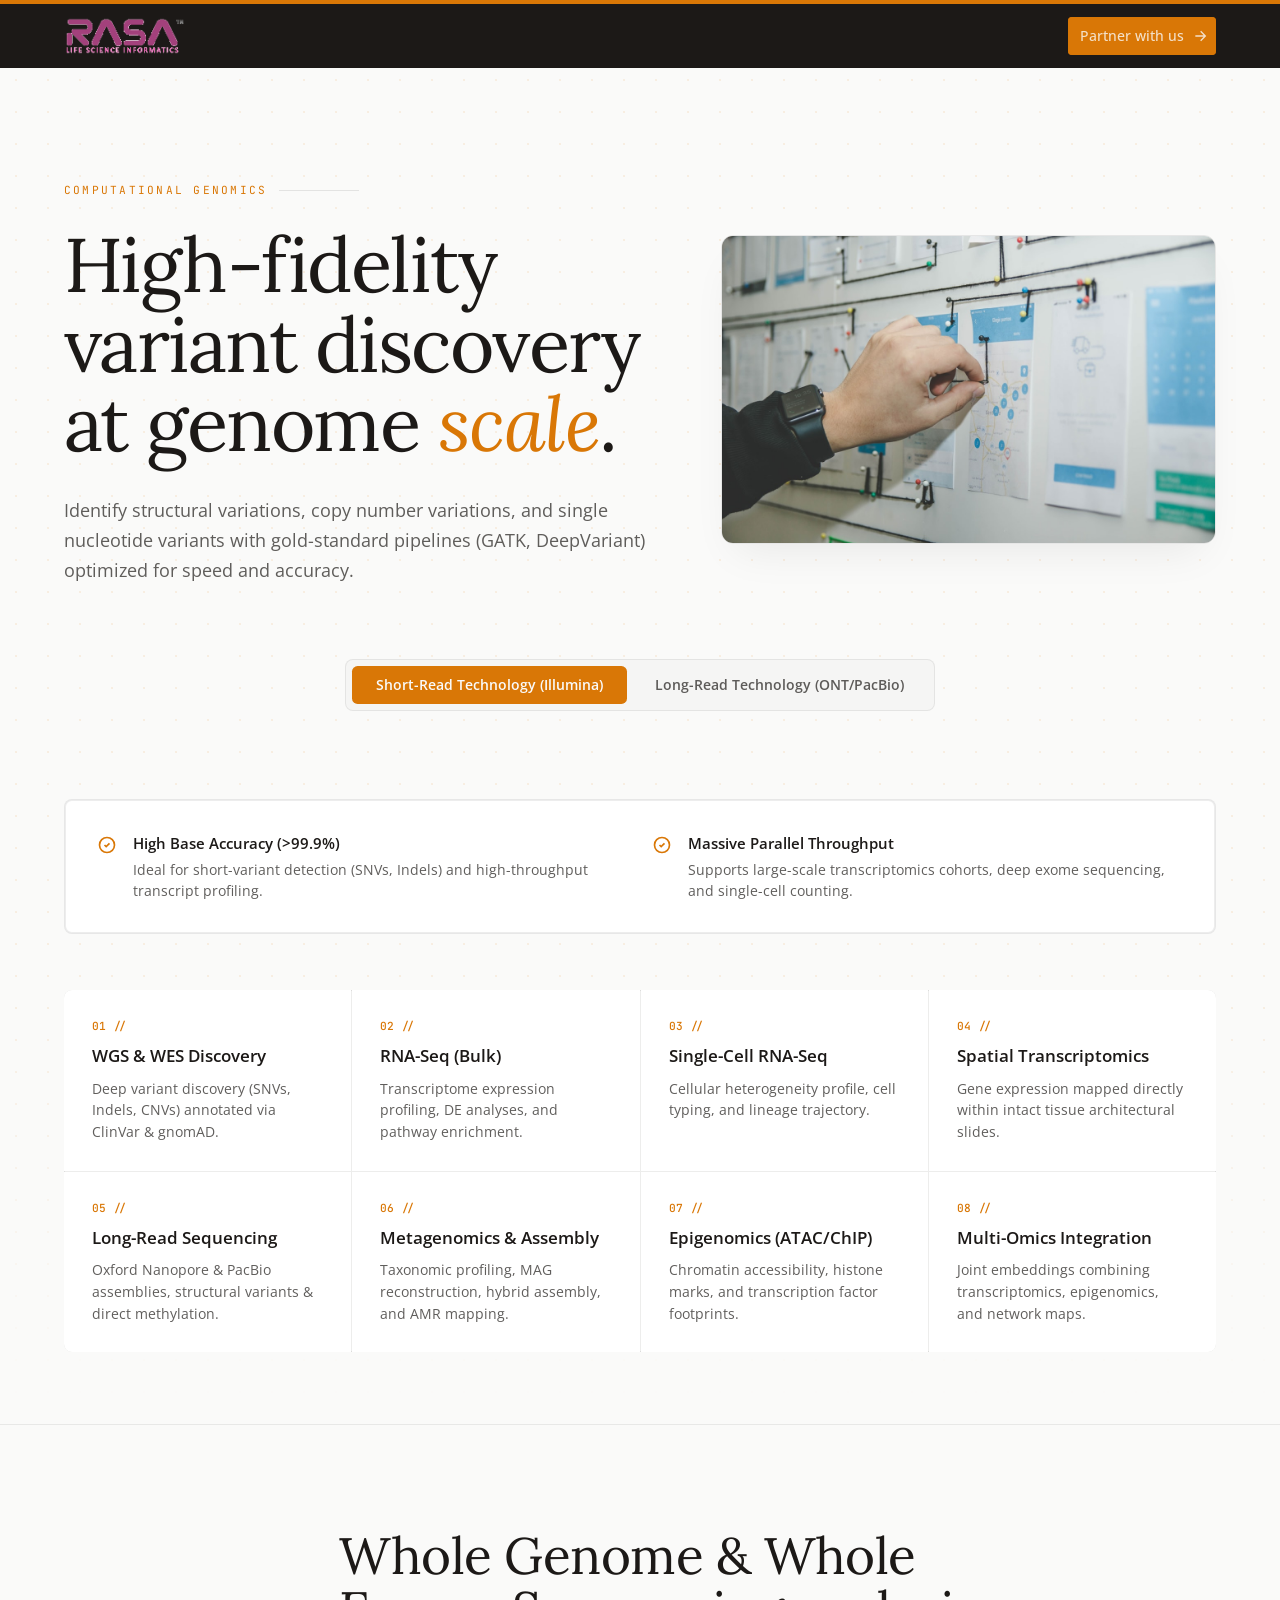
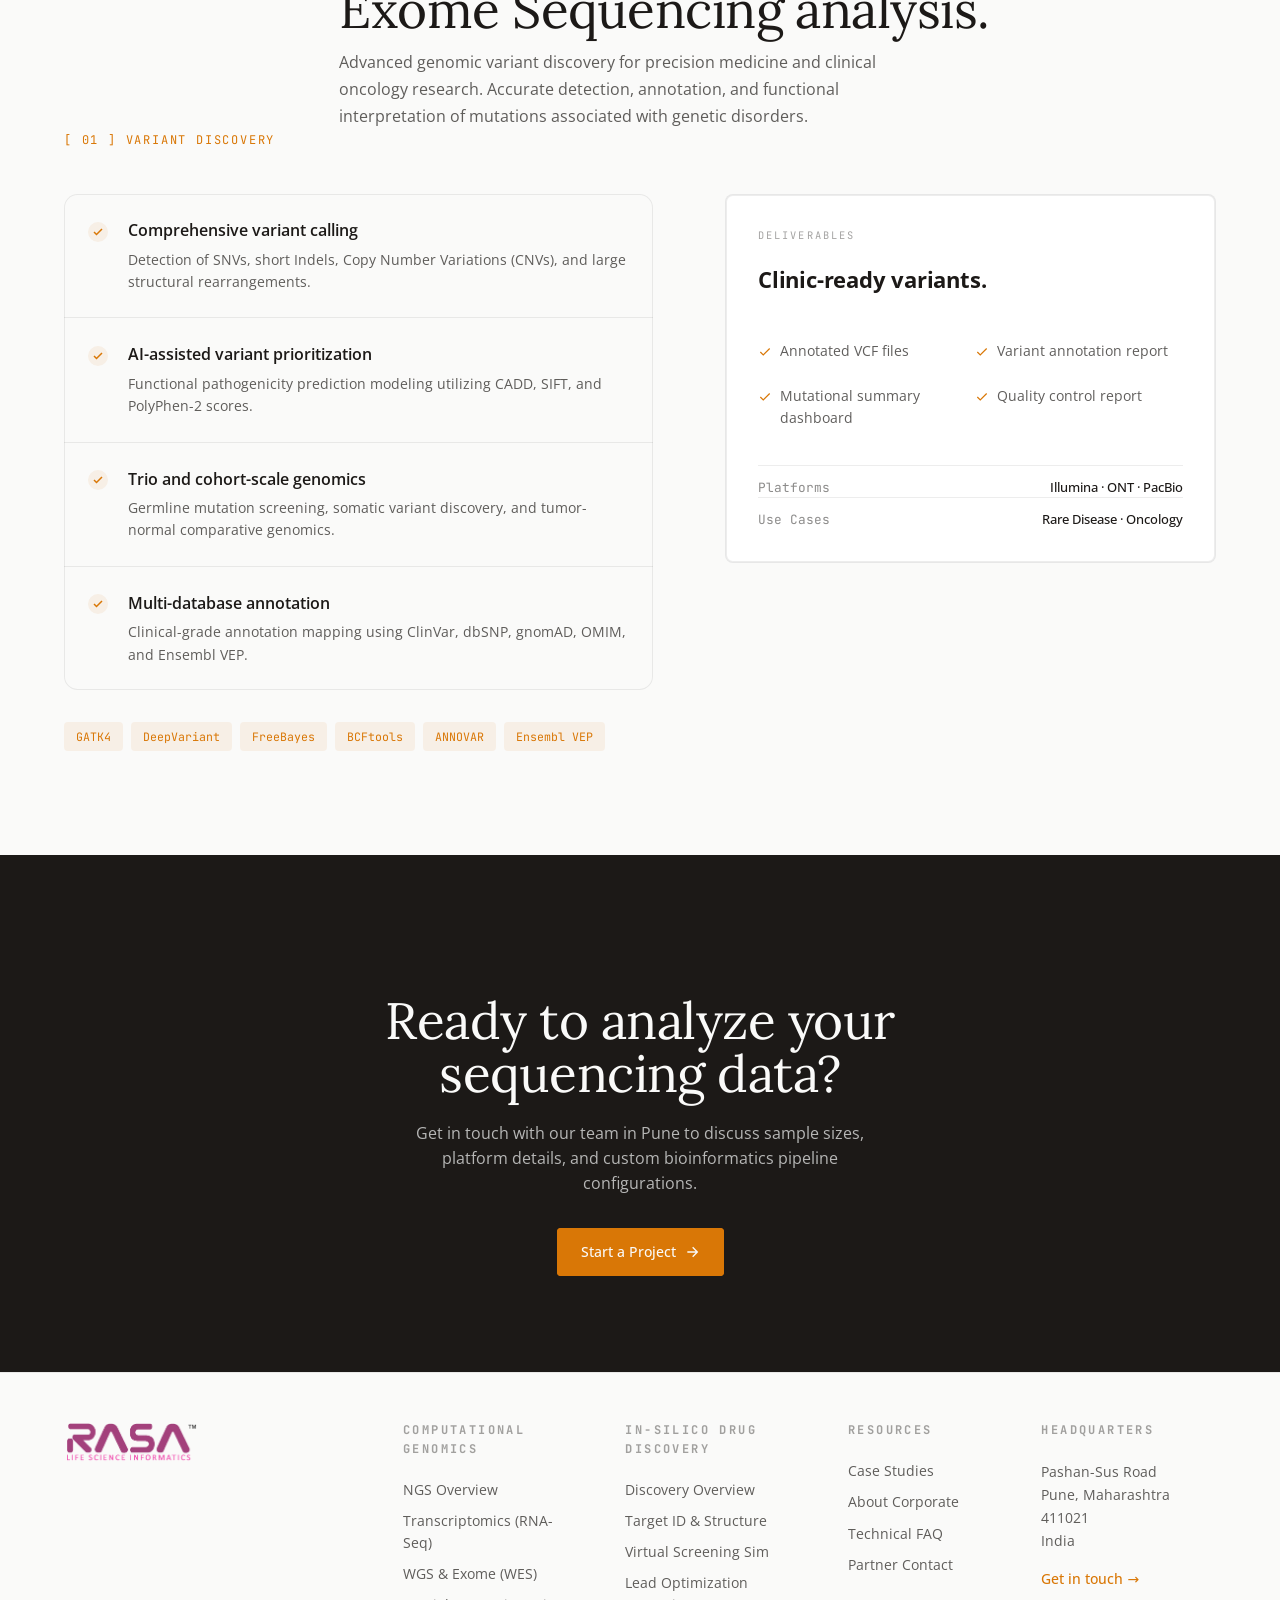
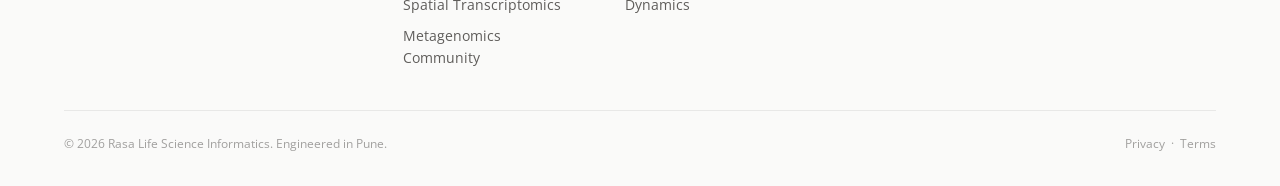
<file: services-ngs-wgs-wes.html>
<!DOCTYPE html>
<html lang="en">
<head>
  <meta charset="UTF-8">
  <meta name="viewport" content="width=device-width, initial-scale=1.0">
  <title>Whole Genome & Exome Sequencing (WGS/WES) | RASA LSI</title>
  <meta name="description" content="Secure, high-fidelity variant calling pipelines (SNVs, Indels, CNVs, SVs) annotated with gnomAD and ClinVar for oncology and clinical genetics.">
  <link rel="icon" type="image/svg+xml" href="favicon.svg">
  <link rel="preconnect" href="https://fonts.googleapis.com">
  <link rel="preconnect" href="https://fonts.gstatic.com" crossorigin>
  <link href="https://fonts.googleapis.com/css2?family=Instrument+Serif:ital@0;1&family=Inter:wght@300;400;500;600;700&family=JetBrains+Mono:wght@400;500&display=swap" rel="stylesheet">
  <link rel="stylesheet" href="theme.css">
</head>
<body class="rasa">
  
  <!--
================================================================
  RASA LSI — NGS DATA ANALYSIS SERVICES
  WordPress Custom HTML block. Self-contained.
  Design system: "Academic Precision" — cream + ink + forest leaf
================================================================
-->







<!-- =============== HEADER =============== -->
<header class="rasa rasa-header">
  <div class="rasa-header__inner">
    <div class="rasa-header__group">
      <a href="index.html" class="rasa-brand"><img src="logo.png" alt="RASA LSI Logo" style="height: 38px; width: auto; display: block; object-fit: contain; margin: 0;"></a>
                                    <nav class="rasa-nav" aria-label="Primary Nav">
        <div class="rasa-nav__item">
          <a href="services-ngs.html">NGS Analysis <span class="rasa-nav__arrow">▼</span></a>
          <div class="rasa-nav__dropdown">
            <a href="services-ngs.html">Overview</a>
            <a href="services-ngs-transcriptomics.html">Transcriptomics (RNA-Seq)</a>
            <a href="services-ngs-wgs-wes.html">WGS &amp; Exome (WES)</a>
            <a href="services-ngs-spatial.html">Spatial Transcriptomics</a>
            <a href="services-ngs-metagenomics.html">Metagenomics</a>
          </div>
        </div>
        <div class="rasa-nav__item">
          <a href="services-drug-discovery.html">Drug Discovery <span class="rasa-nav__arrow">▼</span></a>
          <div class="rasa-nav__dropdown">
            <a href="services-drug-discovery.html">Overview</a>
            <a href="services-dd-target-id.html">Target ID &amp; Structure</a>
            <a href="services-dd-virtual-screening.html">Virtual Screening</a>
            <a href="services-dd-lead-optimization.html">Lead Optimization</a>
          </div>
        </div>
        <div class="rasa-nav__item"><a href="case-studies.html">Case Studies</a></div>
        <div class="rasa-nav__item"><a href="about.html">About</a></div>
        <div class="rasa-nav__item"><a href="faq.html">FAQ</a></div>
      </nav>
    </div>
    <div class="rasa-header__actions" style="display: flex; align-items: center; gap: 1rem;">
      
      <a href="contact.html" class="rasa-cta-btn">
        Partner with us
        <svg viewBox="0 0 24 24" fill="none" stroke="currentColor" stroke-width="2" aria-hidden="true"><path d="M5 12h14M13 5l7 7-7 7"/></svg>
      </a>
    </div>
  </div>
</header>

<!-- =============== MAIN =============== -->
<main class="rasa rasa-page">

  <!-- PAGE HERO -->
  <section class="rasa-pagehero">
    <div class="rasa-grid-bg" aria-hidden="true"></div>
    <div class="container">
      <div class="rasa-pagehero__grid">
        <div class="rasa-pagehero__copy">
          <div class="rasa-reveal">
            <span class="rasa-eyebrow">Computational Genomics<span class="rasa-eyebrow__rule"></span></span>
          </div>
          <h1 class="rasa-pagehero__h rasa-reveal" data-delay="1">
          High-fidelity variant discovery at genome <span class="serif italic leaf">scale</span>.
        </h1>
          <p class="rasa-pagehero__lede rasa-reveal" data-delay="2">
          Identify structural variations, copy number variations, and single nucleotide variants with gold-standard pipelines (GATK, DeepVariant) optimized for speed and accuracy.
        </p>
        </div>
        <div class="rasa-reveal zoom-parent rasa-pagehero__art" data-delay="2">
          <img src="images/computational_biologist_cluster.png" alt="High-fidelity variant discovery at genome scale.">
        </div>
      </div>

      <!-- Interactive Technology Comparison -->
      <div class="rasa-reveal" data-delay="2" style="margin-top: 3.5rem; text-align: center;">
        <div class="rasa-tabs-nav" role="tablist">
          <button class="rasa-tab-btn is-active" id="tab-short" role="tab" aria-selected="true" aria-controls="panel-short">Short-Read Technology (Illumina)</button>
          <button class="rasa-tab-btn" id="tab-long" role="tab" aria-selected="false" aria-controls="panel-long">Long-Read Technology (ONT/PacBio)</button>
        </div>

        <div class="rasa-tech-panel is-active" id="panel-short" role="tabpanel" aria-labelledby="tab-short">
          <div class="rasa-tech-grid">
            <div class="rasa-tech-feature">
              <svg viewBox="0 0 24 24"><path d="M9 12l2 2 4-4m6 2a9 9 0 11-18 0 9 9 0 0118 0z"/></svg>
              <div>
                <div class="rasa-tech-feature__title">High Base Accuracy (>99.9%)</div>
                <div class="rasa-tech-feature__desc">Ideal for short-variant detection (SNVs, Indels) and high-throughput transcript profiling.</div>
              </div>
            </div>
            <div class="rasa-tech-feature">
              <svg viewBox="0 0 24 24"><path d="M9 12l2 2 4-4m6 2a9 9 0 11-18 0 9 9 0 0118 0z"/></svg>
              <div>
                <div class="rasa-tech-feature__title">Massive Parallel Throughput</div>
                <div class="rasa-tech-feature__desc">Supports large-scale transcriptomics cohorts, deep exome sequencing, and single-cell counting.</div>
              </div>
            </div>
          </div>
        </div>

        <div class="rasa-tech-panel" id="panel-long" role="tabpanel" aria-labelledby="tab-long">
          <div class="rasa-tech-grid">
            <div class="rasa-tech-feature">
              <svg viewBox="0 0 24 24"><path d="M9 12l2 2 4-4m6 2a9 9 0 11-18 0 9 9 0 0118 0z"/></svg>
              <div>
                <div class="rasa-tech-feature__title">Structural Variant Resolution</div>
                <div class="rasa-tech-feature__desc">Spans repetitive areas, resolving complex insertions, deletions, duplications, and translocations.</div>
              </div>
            </div>
            <div class="rasa-tech-feature">
              <svg viewBox="0 0 24 24"><path d="M9 12l2 2 4-4m6 2a9 9 0 11-18 0 9 9 0 0118 0z"/></svg>
              <div>
                <div class="rasa-tech-feature__title">Direct Methylation Detection</div>
                <div class="rasa-tech-feature__desc">Detects 5mC, 5hmC, and 6mA modifications directly on native DNA/RNA without bisulfite conversion.</div>
              </div>
            </div>
          </div>
        </div>
      </div>

      <!-- Modalities Overview Grid -->
      <div class="rasa-modalities rasa-reveal" data-delay="2">
        <a href="services-ngs-wgs-wes.html" class="rasa-modality">
          <span class="rasa-modality__idx">01 //</span>
          <span class="rasa-modality__h">WGS &amp; WES Discovery</span>
          <span class="rasa-modality__b">Deep variant discovery (SNVs, Indels, CNVs) annotated via ClinVar &amp; gnomAD.</span>
        </a>
        <a href="services-ngs-transcriptomics.html#rnaseq" class="rasa-modality">
          <span class="rasa-modality__idx">02 //</span>
          <span class="rasa-modality__h">RNA-Seq (Bulk)</span>
          <span class="rasa-modality__b">Transcriptome expression profiling, DE analyses, and pathway enrichment.</span>
        </a>
        <a href="services-ngs-transcriptomics.html#scrnaseq" class="rasa-modality">
          <span class="rasa-modality__idx">03 //</span>
          <span class="rasa-modality__h">Single-Cell RNA-Seq</span>
          <span class="rasa-modality__b">Cellular heterogeneity profile, cell typing, and lineage trajectory.</span>
        </a>
        <a href="services-ngs-spatial.html" class="rasa-modality">
          <span class="rasa-modality__idx">04 //</span>
          <span class="rasa-modality__h">Spatial Transcriptomics</span>
          <span class="rasa-modality__b">Gene expression mapped directly within intact tissue architectural slides.</span>
        </a>
        <a href="services-ngs.html#longread" class="rasa-modality">
          <span class="rasa-modality__idx">05 //</span>
          <span class="rasa-modality__h">Long-Read Sequencing</span>
          <span class="rasa-modality__b">Oxford Nanopore &amp; PacBio assemblies, structural variants &amp; direct methylation.</span>
        </a>
        <a href="services-ngs-metagenomics.html" class="rasa-modality">
          <span class="rasa-modality__idx">06 //</span>
          <span class="rasa-modality__h">Metagenomics &amp; Assembly</span>
          <span class="rasa-modality__b">Taxonomic profiling, MAG reconstruction, hybrid assembly, and AMR mapping.</span>
        </a>
        <a href="services-ngs.html#epi" class="rasa-modality">
          <span class="rasa-modality__idx">07 //</span>
          <span class="rasa-modality__h">Epigenomics (ATAC/ChIP)</span>
          <span class="rasa-modality__b">Chromatin accessibility, histone marks, and transcription factor footprints.</span>
        </a>
        <a href="services-ngs.html#multiomics" class="rasa-modality">
          <span class="rasa-modality__idx">08 //</span>
          <span class="rasa-modality__h">Multi-Omics Integration</span>
          <span class="rasa-modality__b">Joint embeddings combining transcriptomics, epigenomics, and network maps.</span>
        </a>
      </div>
    </div>
  </section>

  

  <!-- ======= DEEP SECTION 01: WGS/WES ======= -->
  <section class="rasa-deep rasa-reveal" id="wgs-wes">
    <div class="container">
      <div class="rasa-deep__head">
        <span class="rasa-deep__index">[ 01 ] Variant Discovery</span>
        <div>
          <h2 class="rasa-h2 rasa-deep__h">Whole Genome &amp; Whole Exome Sequencing analysis.</h2>
          <p class="rasa-deep__lede">
            Advanced genomic variant discovery for precision medicine and clinical oncology research.
            Accurate detection, annotation, and functional interpretation of mutations associated with genetic disorders.
          </p>
        </div>
      </div>
      <div class="rasa-deep__body">
        <div>
          <div class="rasa-feat-list">
            <div class="rasa-feat">
              <span class="rasa-feat__chk"><svg viewBox="0 0 24 24"><polyline points="20 6 9 17 4 12"/></svg></span>
              <div>
                <div class="rasa-feat__t">Comprehensive variant calling</div>
                <div class="rasa-feat__b">Detection of SNVs, short Indels, Copy Number Variations (CNVs), and large structural rearrangements.</div>
              </div>
            </div>
            <div class="rasa-feat">
              <span class="rasa-feat__chk"><svg viewBox="0 0 24 24"><polyline points="20 6 9 17 4 12"/></svg></span>
              <div>
                <div class="rasa-feat__t">AI-assisted variant prioritization</div>
                <div class="rasa-feat__b">Functional pathogenicity prediction modeling utilizing CADD, SIFT, and PolyPhen-2 scores.</div>
              </div>
            </div>
            <div class="rasa-feat">
              <span class="rasa-feat__chk"><svg viewBox="0 0 24 24"><polyline points="20 6 9 17 4 12"/></svg></span>
              <div>
                <div class="rasa-feat__t">Trio and cohort-scale genomics</div>
                <div class="rasa-feat__b">Germline mutation screening, somatic variant discovery, and tumor-normal comparative genomics.</div>
              </div>
            </div>
            <div class="rasa-feat">
              <span class="rasa-feat__chk"><svg viewBox="0 0 24 24"><polyline points="20 6 9 17 4 12"/></svg></span>
              <div>
                <div class="rasa-feat__t">Multi-database annotation</div>
                <div class="rasa-feat__b">Clinical-grade annotation mapping using ClinVar, dbSNP, gnomAD, OMIM, and Ensembl VEP.</div>
              </div>
            </div>
          </div>

          <div class="rasa-tool-cloud">
            <span class="rasa-tool">GATK4<span class="rasa-tooltip">Genome Analysis Toolkit - standard variant discovery pipeline.</span></span>
            <span class="rasa-tool">DeepVariant<span class="rasa-tooltip">NVIDIA deep learning variant caller.</span></span>
            <span class="rasa-tool">FreeBayes<span class="rasa-tooltip">Haplotype-based variant detector.</span></span>
            <span class="rasa-tool">BCFtools<span class="rasa-tooltip">VCF/BCF file processing utility.</span></span>
            <span class="rasa-tool">ANNOVAR<span class="rasa-tooltip">Functional annotation tool for genomic variants.</span></span>
            <span class="rasa-tool">Ensembl VEP<span class="rasa-tooltip">Variant Effect Predictor by Ensembl.</span></span>
          </div>
        </div>

        <aside class="rasa-side">
          <span class="rasa-side__lbl">Deliverables</span>
          <h3 class="rasa-side__h">Clinic-ready variants.</h3>
          <div class="rasa-deliv">
            <div class="rasa-deliv__item"><svg viewBox="0 0 24 24"><polyline points="20 6 9 17 4 12"/></svg>Annotated VCF files</div>
            <div class="rasa-deliv__item"><svg viewBox="0 0 24 24"><polyline points="20 6 9 17 4 12"/></svg>Variant annotation report</div>
            <div class="rasa-deliv__item"><svg viewBox="0 0 24 24"><polyline points="20 6 9 17 4 12"/></svg>Mutational summary dashboard</div>
            <div class="rasa-deliv__item"><svg viewBox="0 0 24 24"><polyline points="20 6 9 17 4 12"/></svg>Quality control report</div>
          </div>
          <div style="margin-top: 0.5rem;">
            <div class="rasa-side__row"><span>Platforms</span><span>Illumina · ONT · PacBio</span></div>
            <div class="rasa-side__row"><span>Use Cases</span><span>Rare Disease · Oncology</span></div>
          </div>
        </aside>
      </div>
    </div>
  </section>



  <!-- CTA -->
  <section class="rasa-section rasa-section--ink" style="padding:6rem 0; text-align:center;">
    <div class="container" style="max-width:720px;">
      <h2 class="rasa-h2" style="color:var(--cream); margin-bottom:1.25rem; max-width:24ch; margin-left:auto; margin-right:auto;">Ready to analyze your sequencing data?</h2>
      <p style="color:rgba(248,249,250,0.7); max-width:56ch; margin:0 auto 2rem;">
        Get in touch with our team in Pune to discuss sample sizes, platform details, and custom bioinformatics pipeline configurations.
      </p>
      <a href="contact.html" class="rasa-btn rasa-btn--primary">
        Start a Project
        <svg viewBox="0 0 24 24" fill="none" stroke="currentColor" stroke-width="2" aria-hidden="true"><path d="M5 12h14M13 5l7 7-7 7"/></svg>
      </a>
    </div>
  </section>
</main>

<!-- =============== FOOTER =============== -->
<footer class="rasa rasa-footer">
  <div class="container">
    <div class="rasa-footer__grid">
      <div>
        <div class="rasa-footer__brand"><img src="logo.png" alt="RASA LSI Logo" style="height: 42px; width: auto; display: block; object-fit: contain;"></div>
      </div>
      <div>
        <h4>Computational Genomics</h4>
        <a href="services-ngs.html">NGS Overview</a>
        <a href="services-ngs-transcriptomics.html">Transcriptomics (RNA-Seq)</a>
        <a href="services-ngs-wgs-wes.html">WGS &amp; Exome (WES)</a>
        <a href="services-ngs-spatial.html">Spatial Transcriptomics</a>
        <a href="services-ngs-metagenomics.html">Metagenomics Community</a>
      </div>
      <div>
        <h4>In-Silico Drug Discovery</h4>
        <a href="services-drug-discovery.html">Discovery Overview</a>
        <a href="services-dd-target-id.html">Target ID &amp; Structure</a>
        <a href="services-dd-virtual-screening.html">Virtual Screening Sim</a>
        <a href="services-dd-lead-optimization.html">Lead Optimization Dynamics</a>
      </div>
      <div>
        <h4>Resources</h4>
        <a href="case-studies.html">Case Studies</a>
        <a href="about.html">About Corporate</a>
        <a href="faq.html">Technical FAQ</a>
        <a href="contact.html">Partner Contact</a>
      </div>
      <div>
        <h4>Headquarters</h4>
        <p style="font-size: 0.875rem; color: var(--foreground-70); line-height: 1.65; margin: 0 0 1rem;">
          Pashan-Sus Road<br>
          Pune, Maharashtra 411021<br>
          India
        </p>
        <a href="contact.html" style="font-weight: 500; color: var(--leaf);">Get in touch →</a>
      </div>
    </div>
    <div class="rasa-footer__bottom">
      <span>© <span id="rasa-year">2026</span> Rasa Life Science Informatics. Engineered in Pune.</span>
      <span><a href="/privacy">Privacy</a> &nbsp;·&nbsp; <a href="/terms">Terms</a></span>
    </div>
  </div>
</footer>
  <script>

(function () {
  var y = document.getElementById('rasa-year');
  if (y) y.textContent = new Date().getFullYear();

    // Active navigation link detection
  try {
    var path = window.location.pathname;
    var page = path.split('/').pop();
    if (!page || page === '') page = 'index.html';
    document.querySelectorAll('.rasa-nav a').forEach(function (a) {
      a.classList.remove('is-active');
      var href = a.getAttribute('href').split('#')[0].split('/').pop();
      if (href === page) a.classList.add('is-active');
    });
  } catch (e) {}

  // Reveal animations on scroll
  var reveals = document.querySelectorAll('.rasa-reveal');
  var ioReveal = new IntersectionObserver(function (entries) {
    entries.forEach(function (e) {
      if (e.isIntersecting) {
        e.target.classList.add('is-visible');
        ioReveal.unobserve(e.target);
      }
    });
  }, { threshold: 0.1 });
  reveals.forEach(function (el) { ioReveal.observe(el); });

  // Interactive Tech Switcher
  var tabButtons = document.querySelectorAll('.rasa-tab-btn');
  var tabPanels = document.querySelectorAll('.rasa-tech-panel');
  tabButtons.forEach(function (btn) {
    btn.addEventListener('click', function () {
      tabButtons.forEach(function (b) {
        b.classList.remove('is-active');
        b.setAttribute('aria-selected', 'false');
      });
      tabPanels.forEach(function (p) { p.classList.remove('is-active'); });

      btn.classList.add('is-active');
      btn.setAttribute('aria-selected', 'true');
      var controls = btn.getAttribute('aria-controls');
      var targetPanel = document.getElementById(controls);
      if (targetPanel) targetPanel.classList.add('is-active');
    });
  });

  // Sticky sub-nav Intersection Observer active highlighting
  var sections = document.querySelectorAll('.rasa-deep');
  var navLinks = document.querySelectorAll('.rasa-anchor-nav a');

  var ioOptions = {
    root: null,
    rootMargin: '-25% 0px -55% 0px',
    threshold: 0
  };

  var observer = new IntersectionObserver(function (entries) {
    entries.forEach(function (entry) {
      if (entry.isIntersecting) {
        var id = entry.target.getAttribute('id');
        navLinks.forEach(function (link) {
          if (link.getAttribute('href') === '#' + id) {
            link.classList.add('is-active');
          } else {
            link.classList.remove('is-active');
          }
        });
      }
    });
  }, ioOptions);

  sections.forEach(function (section) {
    observer.observe(section);
  });

  // Smooth scroll to sections with offset
  navLinks.forEach(function (link) {
    link.addEventListener('click', function (e) {
      e.preventDefault();
      var id = link.getAttribute('href');
      var target = document.querySelector(id);
      if (target) {
        var headerOffset = 0;
        var topBar = document.querySelector('.rasa-top-bar');
        var header = document.querySelector('.rasa-header');
        var subNav = document.querySelector('.rasa-anchor-nav');
        if (topBar && window.getComputedStyle(topBar).position === 'fixed') {
          headerOffset += topBar.offsetHeight;
        }
        if (header && window.getComputedStyle(header).position === 'fixed') {
          headerOffset += header.offsetHeight;
        }
        if (subNav && (window.getComputedStyle(subNav).position === 'sticky' || window.getComputedStyle(subNav).position === 'fixed')) {
          headerOffset += subNav.offsetHeight;
        }
        if (headerOffset === 0) headerOffset = 120;
        else headerOffset += 8; // buffer

        var elementPosition = target.getBoundingClientRect().top + window.pageYOffset;
        var offsetPosition = elementPosition - headerOffset;

        window.scrollTo({
          top: offsetPosition,
          behavior: "smooth"
        });
      }
    });
  });

})();

  
</script>
</body>
</html>
</file>
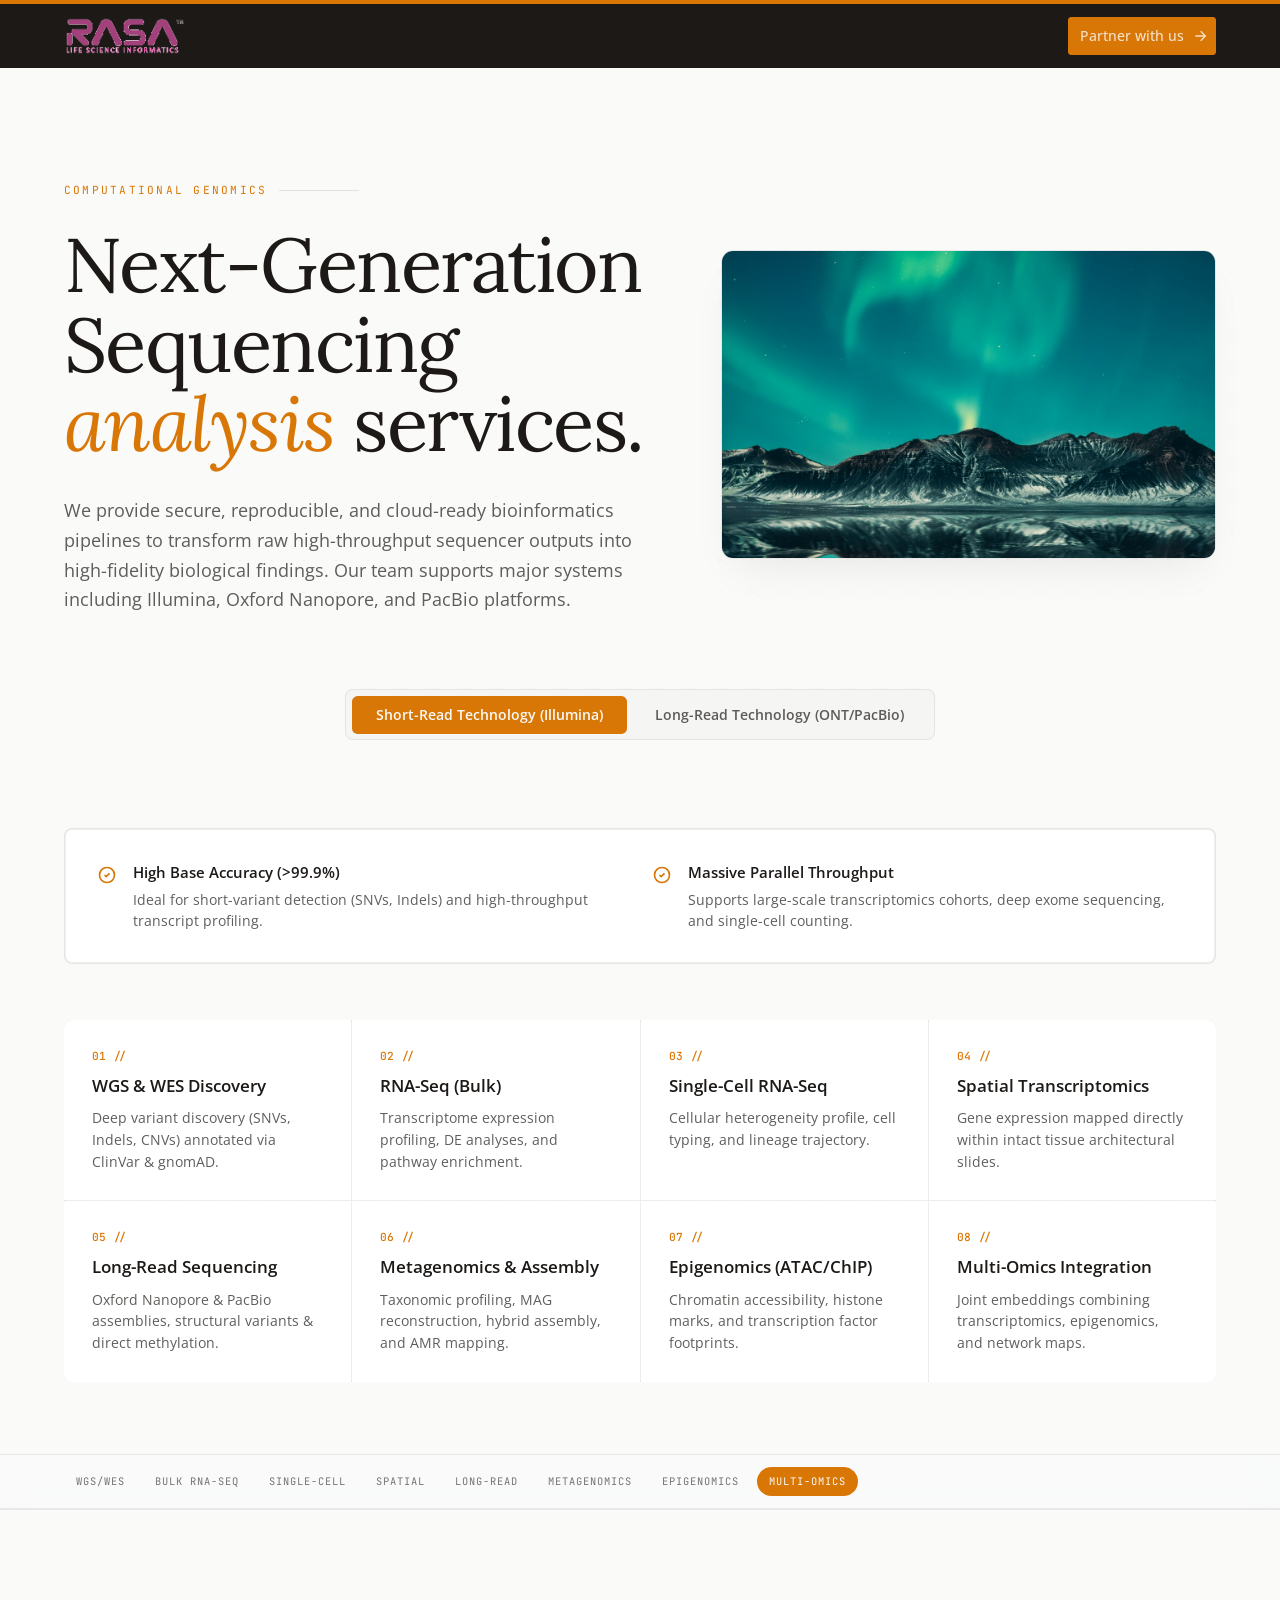
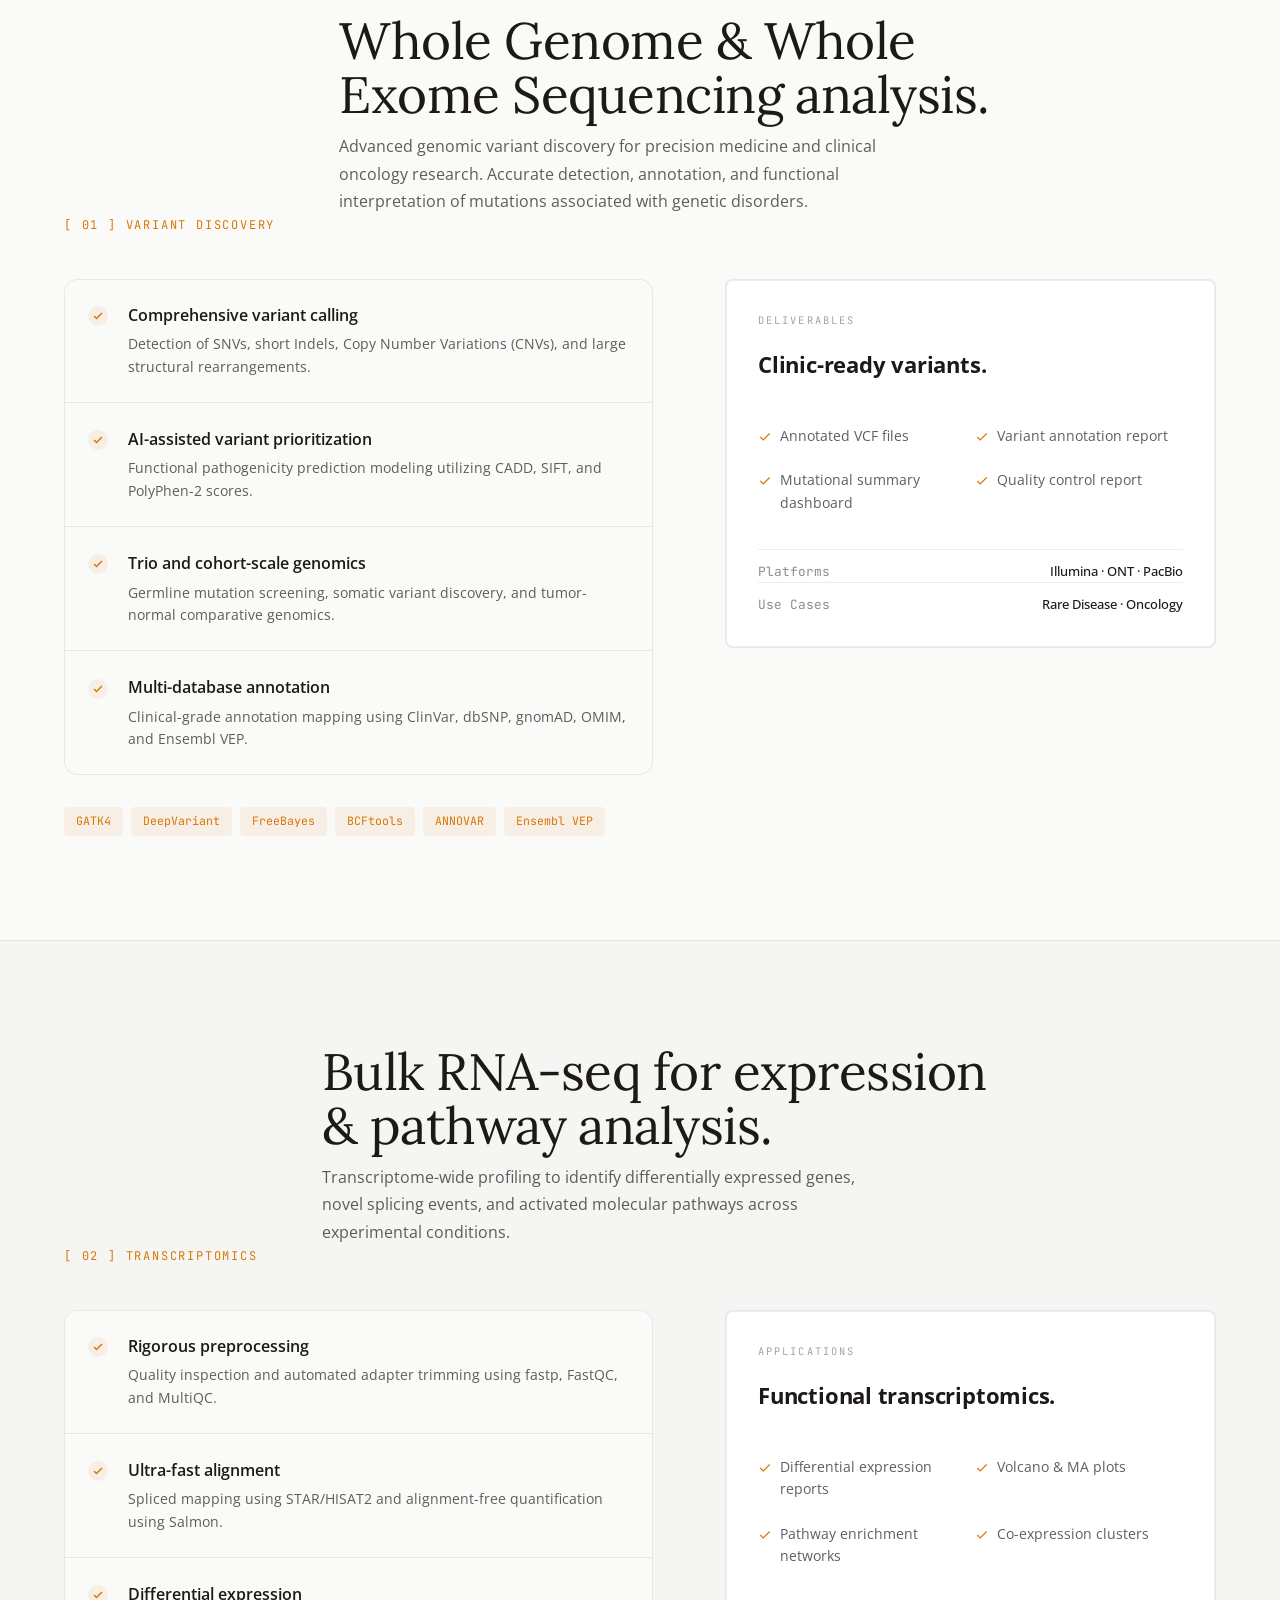
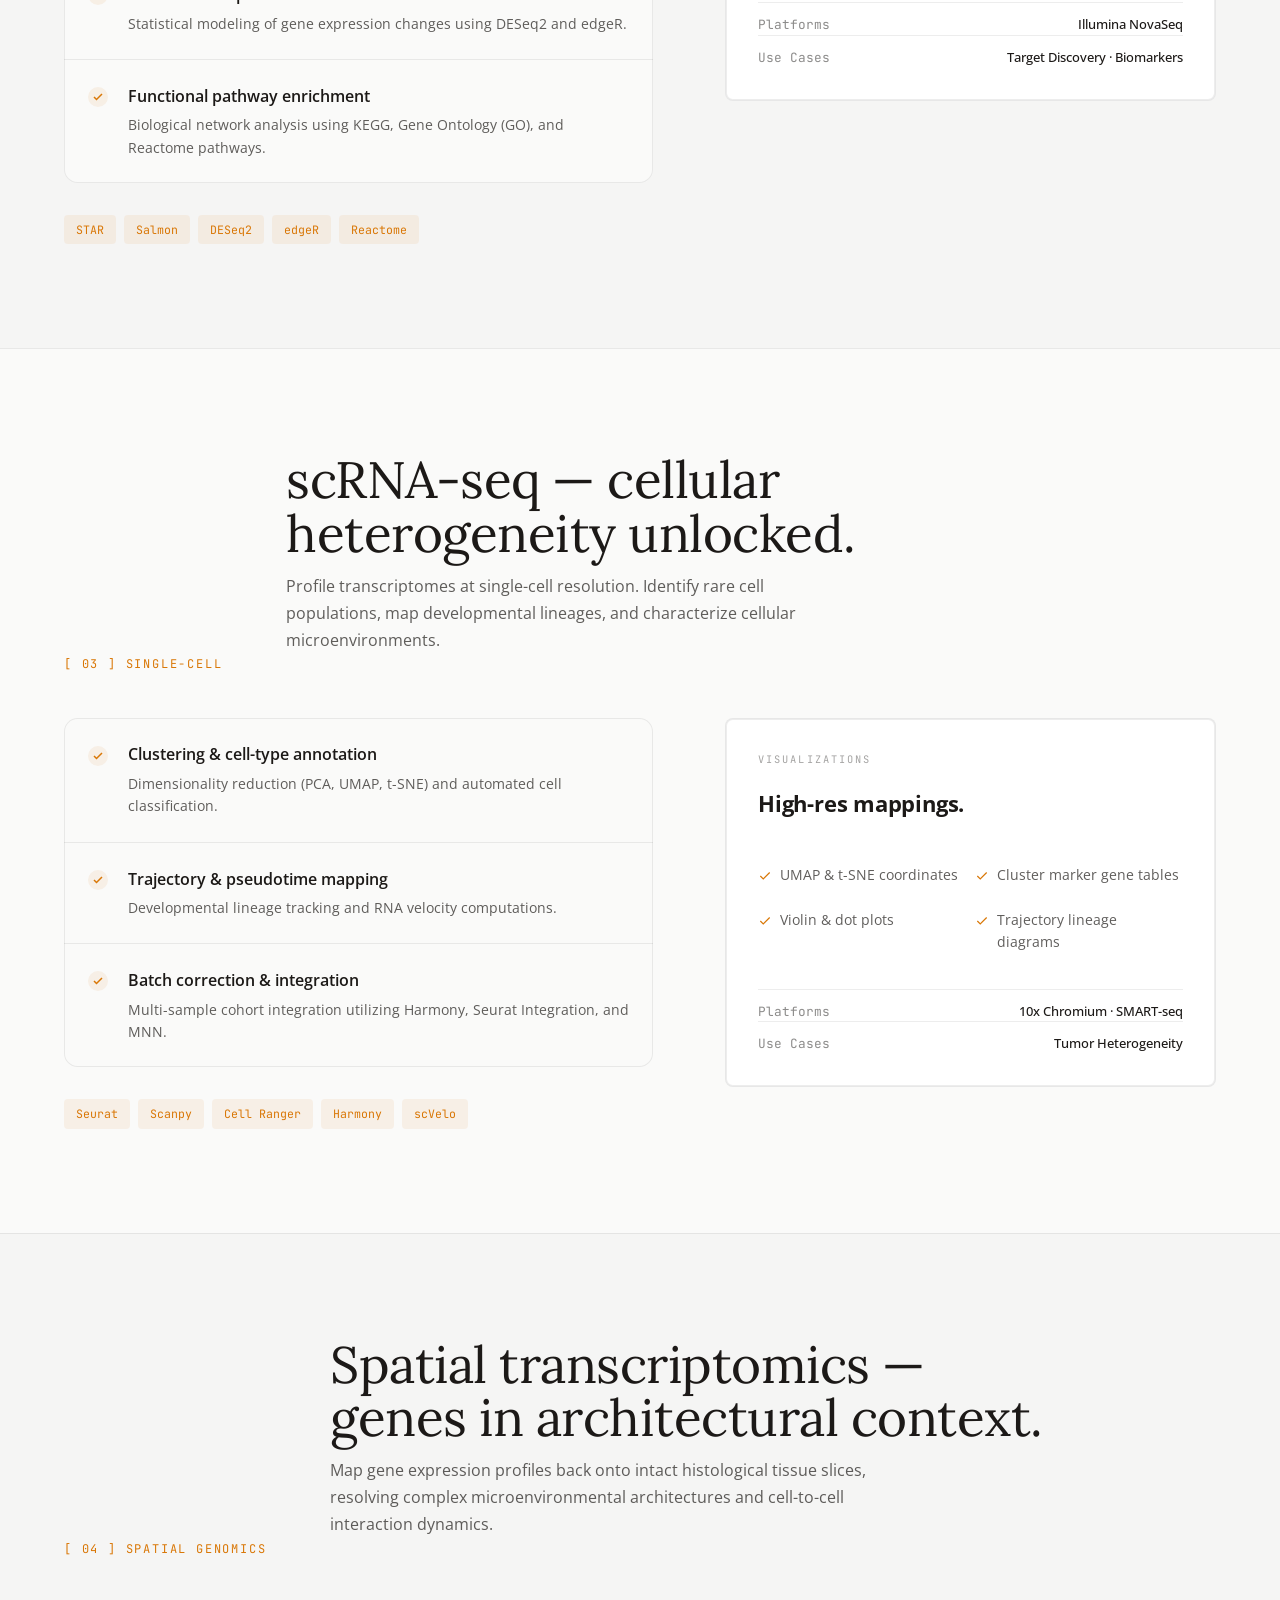
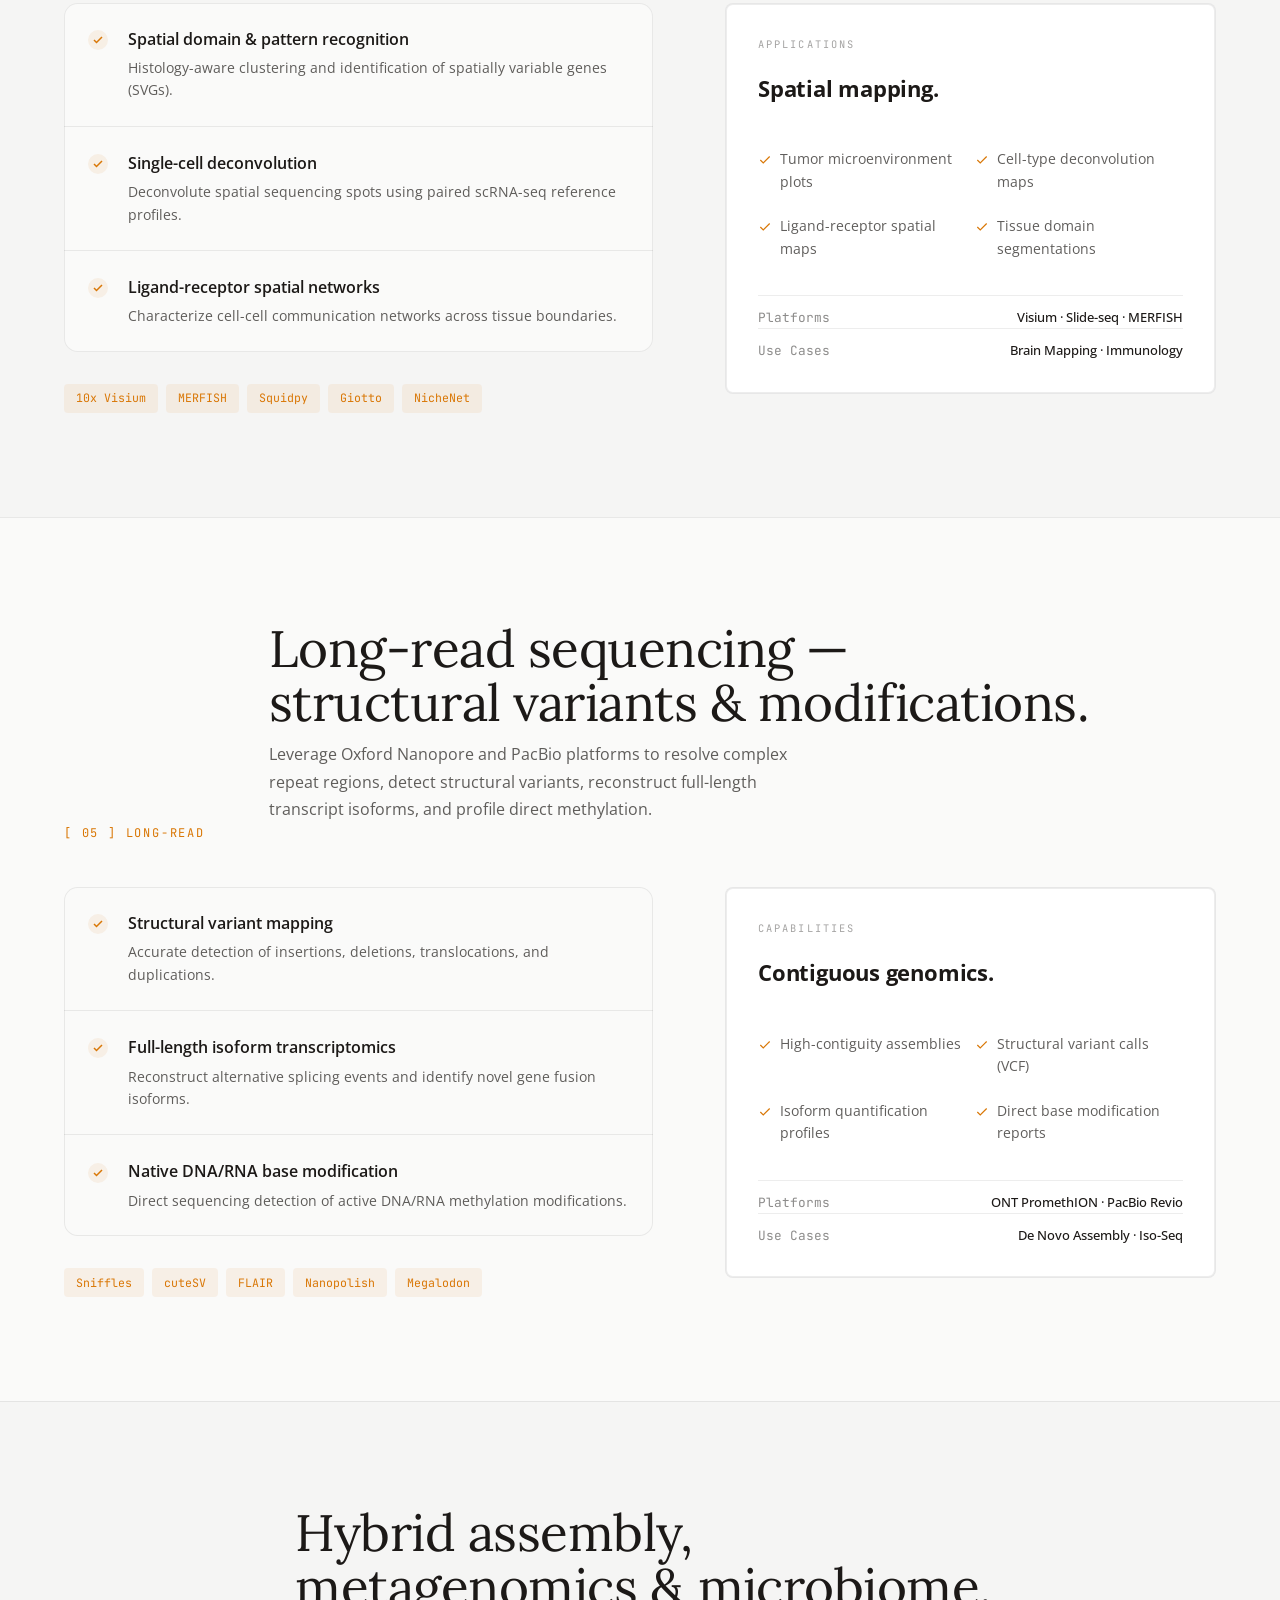
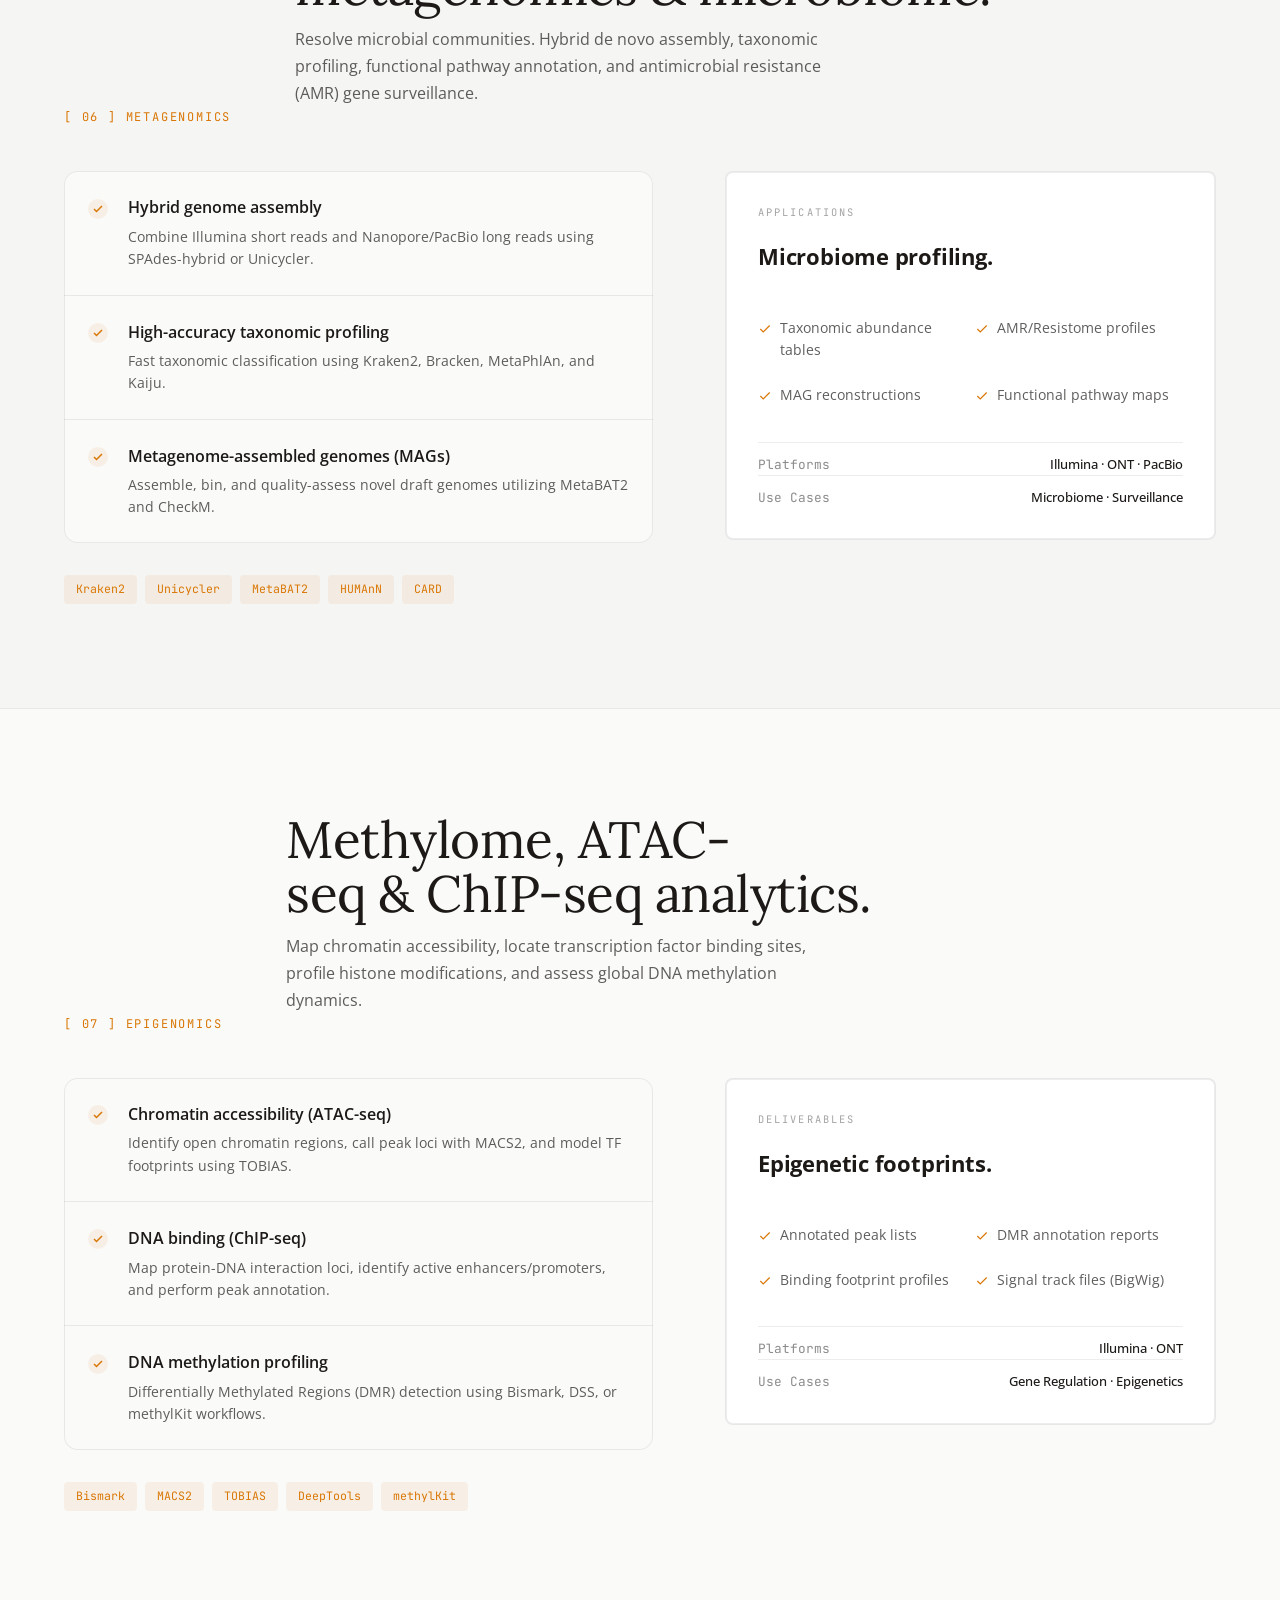
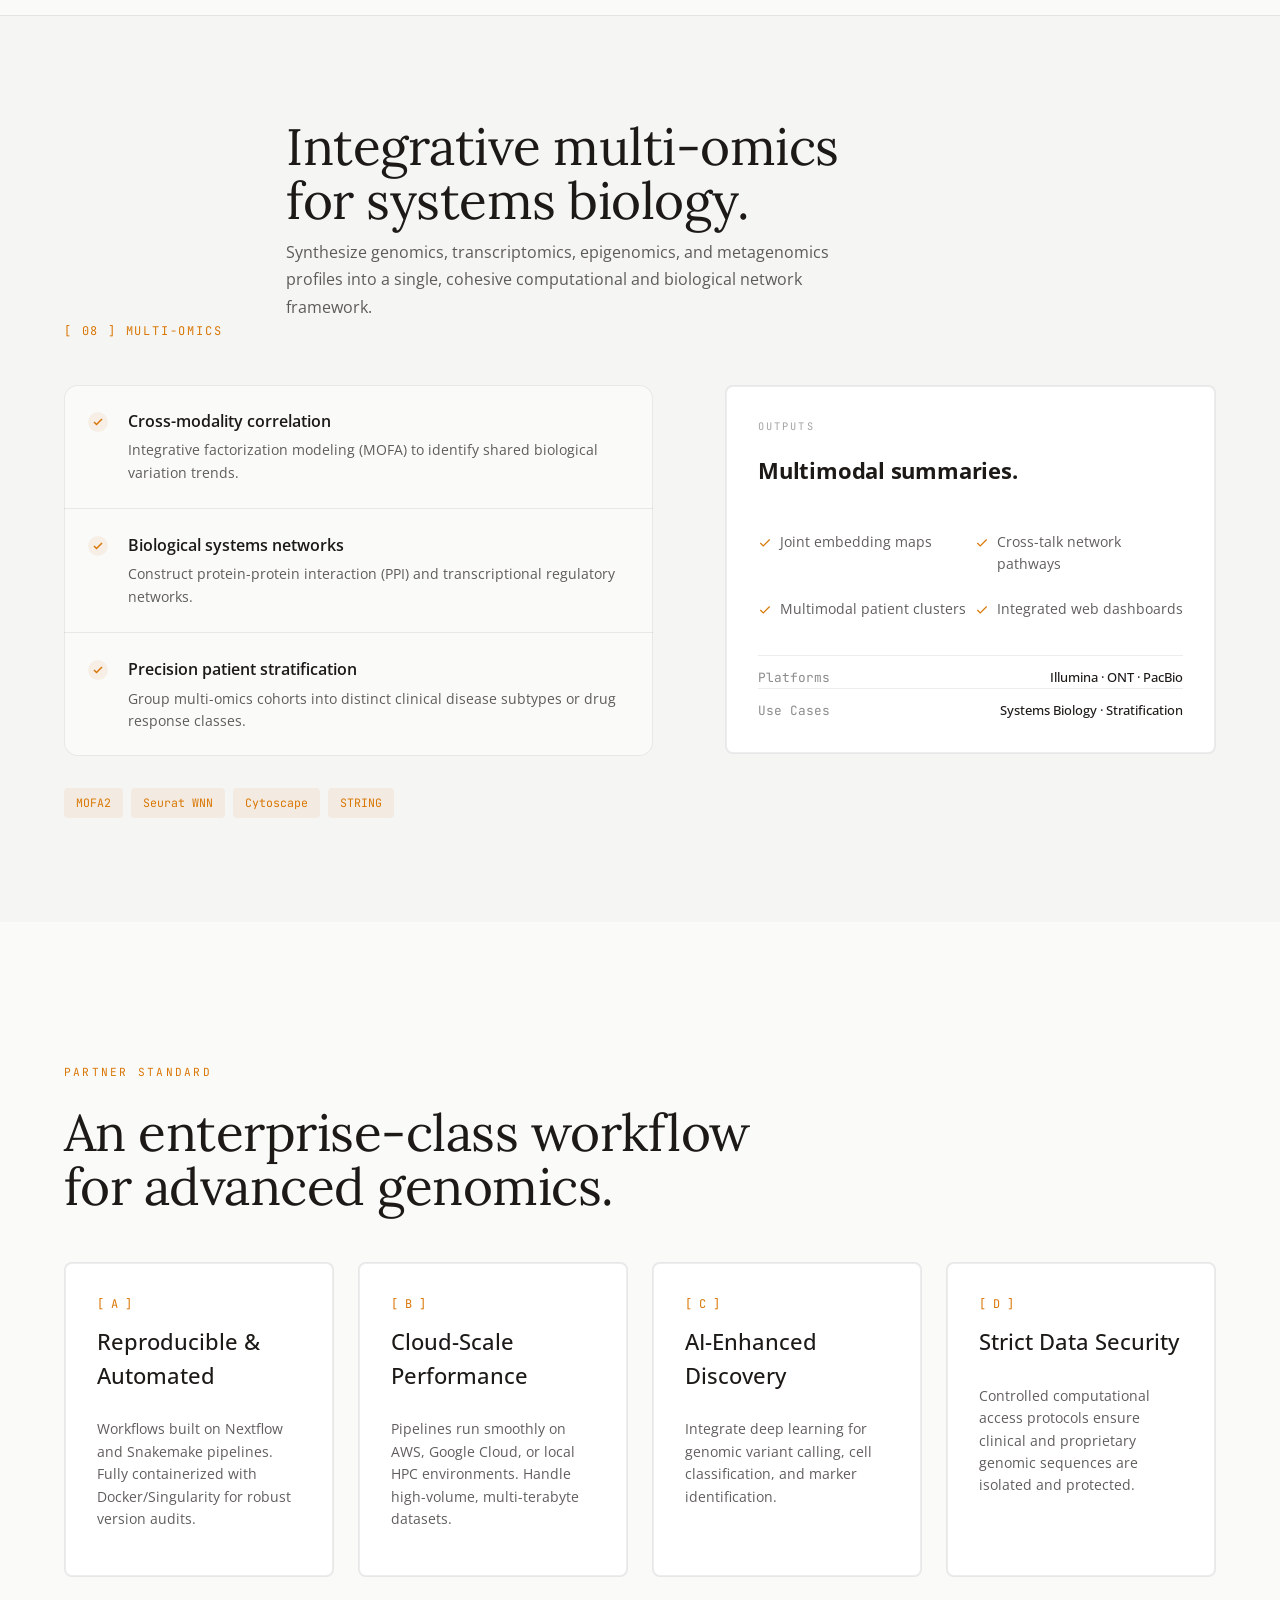
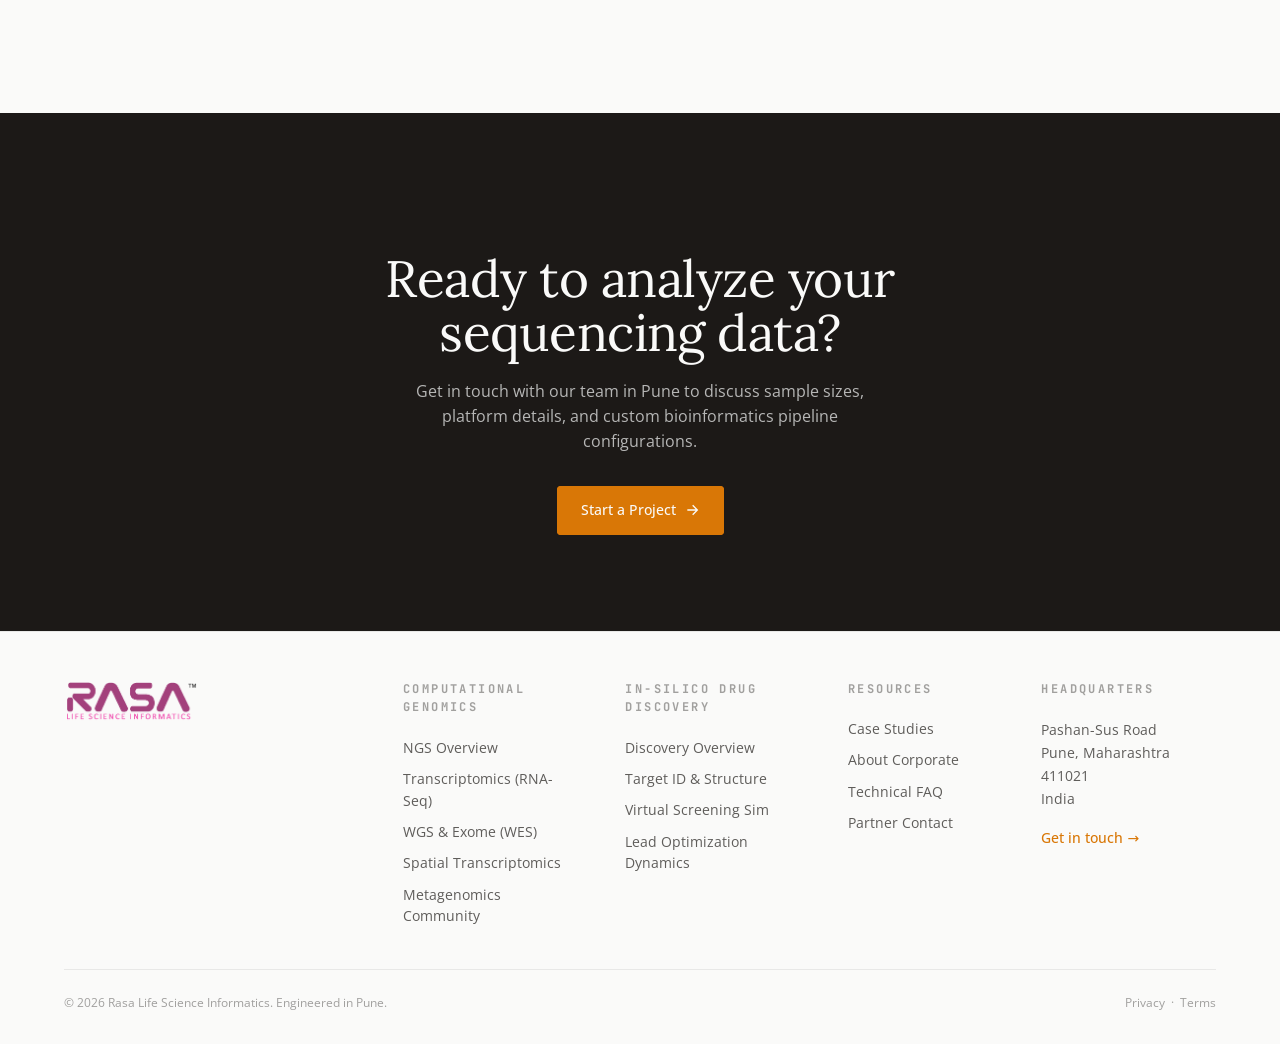
<file: services-ngs.html>
<!DOCTYPE html>
<html lang="en">
<head>
  <meta charset="UTF-8">
  <meta name="viewport" content="width=device-width, initial-scale=1.0">
  <title>NGS Data Analysis Services India | RASA Life Science Informatics</title>
  <meta name="description" content="Professional NGS data analysis services in India including RNA-seq, scRNA-seq, WGS/WES, metagenomics, and spatial transcriptomics for research & clinical R&D.">
  <link rel="icon" type="image/svg+xml" href="favicon.svg">
  <link rel="preconnect" href="https://fonts.googleapis.com">
  <link rel="preconnect" href="https://fonts.gstatic.com" crossorigin>
  <link href="https://fonts.googleapis.com/css2?family=Instrument+Serif:ital@0;1&family=Inter:wght@300;400;500;600;700&family=JetBrains+Mono:wght@400;500&display=swap" rel="stylesheet">
  <link rel="stylesheet" href="theme.css">
</head>
<body class="rasa">
  
  <!--
================================================================
  RASA LSI — NGS DATA ANALYSIS SERVICES
  WordPress Custom HTML block. Self-contained.
  Design system: "Academic Precision" — cream + ink + forest leaf
================================================================
-->







<!-- =============== HEADER =============== -->
<header class="rasa rasa-header">
  <div class="rasa-header__inner">
    <div class="rasa-header__group">
      <a href="index.html" class="rasa-brand"><img src="logo.png" alt="RASA LSI Logo" style="height: 38px; width: auto; display: block; object-fit: contain; margin: 0;"></a>
                              <nav class="rasa-nav" aria-label="Primary Nav">
        <div class="rasa-nav__item">
          <a href="services-ngs.html">NGS Analysis <span class="rasa-nav__arrow">▼</span></a>
          <div class="rasa-nav__dropdown">
            <a href="services-ngs.html">Overview</a>
            <a href="services-ngs-transcriptomics.html">Transcriptomics (RNA-Seq)</a>
            <a href="services-ngs-wgs-wes.html">WGS &amp; Exome (WES)</a>
            <a href="services-ngs-spatial.html">Spatial Transcriptomics</a>
            <a href="services-ngs-metagenomics.html">Metagenomics</a>
          </div>
        </div>
        <div class="rasa-nav__item">
          <a href="services-drug-discovery.html">Drug Discovery <span class="rasa-nav__arrow">▼</span></a>
          <div class="rasa-nav__dropdown">
            <a href="services-drug-discovery.html">Overview</a>
            <a href="services-dd-target-id.html">Target ID &amp; Structure</a>
            <a href="services-dd-virtual-screening.html">Virtual Screening</a>
            <a href="services-dd-lead-optimization.html">Lead Optimization</a>
          </div>
        </div>
        <div class="rasa-nav__item"><a href="case-studies.html">Case Studies</a></div>
        <div class="rasa-nav__item"><a href="about.html">About</a></div>
        <div class="rasa-nav__item"><a href="faq.html">FAQ</a></div>
      </nav>
    </div>
    <div class="rasa-header__actions" style="display: flex; align-items: center; gap: 1rem;">
      
      <a href="contact.html" class="rasa-cta-btn">
        Partner with us
        <svg viewBox="0 0 24 24" fill="none" stroke="currentColor" stroke-width="2" aria-hidden="true"><path d="M5 12h14M13 5l7 7-7 7"/></svg>
      </a>
    </div>
  </div>
</header>

<!-- =============== MAIN =============== -->
<main class="rasa rasa-page">

  <!-- PAGE HERO -->
  <section class="rasa-pagehero">
    <div class="rasa-grid-bg" aria-hidden="true"></div>
    <div class="container">
      <div class="rasa-pagehero__grid">
        <div class="rasa-pagehero__copy">
          <div class="rasa-reveal">
            <span class="rasa-eyebrow">Computational Genomics<span class="rasa-eyebrow__rule"></span></span>
          </div>
          <h1 class="rasa-pagehero__h rasa-reveal" data-delay="1">
            Next-Generation Sequencing <span class="serif italic leaf">analysis</span> services.
          </h1>
          <p class="rasa-pagehero__lede rasa-reveal" data-delay="2">
            We provide secure, reproducible, and cloud-ready bioinformatics pipelines to transform raw high-throughput sequencer outputs into high-fidelity biological findings. Our team supports major systems including Illumina, Oxford Nanopore, and PacBio platforms.
          </p>
        </div>
        <div class="rasa-reveal zoom-parent rasa-pagehero__art" data-delay="2">
          <img src="images/dna_sequencing_flow.png" alt="Next-Gen Sequencing Flow">
        </div>
      </div>

      <!-- Interactive Technology Comparison -->
      <div class="rasa-reveal" data-delay="2" style="margin-top: 3.5rem; text-align: center;">
        <div class="rasa-tabs-nav" role="tablist">
          <button class="rasa-tab-btn is-active" id="tab-short" role="tab" aria-selected="true" aria-controls="panel-short">Short-Read Technology (Illumina)</button>
          <button class="rasa-tab-btn" id="tab-long" role="tab" aria-selected="false" aria-controls="panel-long">Long-Read Technology (ONT/PacBio)</button>
        </div>

        <div class="rasa-tech-panel is-active" id="panel-short" role="tabpanel" aria-labelledby="tab-short">
          <div class="rasa-tech-grid">
            <div class="rasa-tech-feature">
              <svg viewBox="0 0 24 24"><path d="M9 12l2 2 4-4m6 2a9 9 0 11-18 0 9 9 0 0118 0z"/></svg>
              <div>
                <div class="rasa-tech-feature__title">High Base Accuracy (>99.9%)</div>
                <div class="rasa-tech-feature__desc">Ideal for short-variant detection (SNVs, Indels) and high-throughput transcript profiling.</div>
              </div>
            </div>
            <div class="rasa-tech-feature">
              <svg viewBox="0 0 24 24"><path d="M9 12l2 2 4-4m6 2a9 9 0 11-18 0 9 9 0 0118 0z"/></svg>
              <div>
                <div class="rasa-tech-feature__title">Massive Parallel Throughput</div>
                <div class="rasa-tech-feature__desc">Supports large-scale transcriptomics cohorts, deep exome sequencing, and single-cell counting.</div>
              </div>
            </div>
          </div>
        </div>

        <div class="rasa-tech-panel" id="panel-long" role="tabpanel" aria-labelledby="tab-long">
          <div class="rasa-tech-grid">
            <div class="rasa-tech-feature">
              <svg viewBox="0 0 24 24"><path d="M9 12l2 2 4-4m6 2a9 9 0 11-18 0 9 9 0 0118 0z"/></svg>
              <div>
                <div class="rasa-tech-feature__title">Structural Variant Resolution</div>
                <div class="rasa-tech-feature__desc">Spans repetitive areas, resolving complex insertions, deletions, duplications, and translocations.</div>
              </div>
            </div>
            <div class="rasa-tech-feature">
              <svg viewBox="0 0 24 24"><path d="M9 12l2 2 4-4m6 2a9 9 0 11-18 0 9 9 0 0118 0z"/></svg>
              <div>
                <div class="rasa-tech-feature__title">Direct Methylation Detection</div>
                <div class="rasa-tech-feature__desc">Detects 5mC, 5hmC, and 6mA modifications directly on native DNA/RNA without bisulfite conversion.</div>
              </div>
            </div>
          </div>
        </div>
      </div>

      <!-- Modalities Overview Grid -->
      <div class="rasa-modalities rasa-reveal" data-delay="2">
        <a href="services-ngs-wgs-wes.html" class="rasa-modality">
          <span class="rasa-modality__idx">01 //</span>
          <span class="rasa-modality__h">WGS &amp; WES Discovery</span>
          <span class="rasa-modality__b">Deep variant discovery (SNVs, Indels, CNVs) annotated via ClinVar &amp; gnomAD.</span>
        </a>
        <a href="services-ngs-transcriptomics.html#rnaseq" class="rasa-modality">
          <span class="rasa-modality__idx">02 //</span>
          <span class="rasa-modality__h">RNA-Seq (Bulk)</span>
          <span class="rasa-modality__b">Transcriptome expression profiling, DE analyses, and pathway enrichment.</span>
        </a>
        <a href="services-ngs-transcriptomics.html#scrnaseq" class="rasa-modality">
          <span class="rasa-modality__idx">03 //</span>
          <span class="rasa-modality__h">Single-Cell RNA-Seq</span>
          <span class="rasa-modality__b">Cellular heterogeneity profile, cell typing, and lineage trajectory.</span>
        </a>
        <a href="services-ngs-spatial.html" class="rasa-modality">
          <span class="rasa-modality__idx">04 //</span>
          <span class="rasa-modality__h">Spatial Transcriptomics</span>
          <span class="rasa-modality__b">Gene expression mapped directly within intact tissue architectural slides.</span>
        </a>
        <a href="services-ngs.html#longread" class="rasa-modality">
          <span class="rasa-modality__idx">05 //</span>
          <span class="rasa-modality__h">Long-Read Sequencing</span>
          <span class="rasa-modality__b">Oxford Nanopore &amp; PacBio assemblies, structural variants &amp; direct methylation.</span>
        </a>
        <a href="services-ngs-metagenomics.html" class="rasa-modality">
          <span class="rasa-modality__idx">06 //</span>
          <span class="rasa-modality__h">Metagenomics &amp; Assembly</span>
          <span class="rasa-modality__b">Taxonomic profiling, MAG reconstruction, hybrid assembly, and AMR mapping.</span>
        </a>
        <a href="services-ngs.html#epi" class="rasa-modality">
          <span class="rasa-modality__idx">07 //</span>
          <span class="rasa-modality__h">Epigenomics (ATAC/ChIP)</span>
          <span class="rasa-modality__b">Chromatin accessibility, histone marks, and transcription factor footprints.</span>
        </a>
        <a href="services-ngs.html#multiomics" class="rasa-modality">
          <span class="rasa-modality__idx">08 //</span>
          <span class="rasa-modality__h">Multi-Omics Integration</span>
          <span class="rasa-modality__b">Joint embeddings combining transcriptomics, epigenomics, and network maps.</span>
        </a>
      </div>
    </div>
  </section>

  <!-- STICKY ANCHOR NAV -->
  <nav class="rasa-anchor-nav" aria-label="Sections navigation">
    <div class="container rasa-anchor-nav__inner">
      <a href="#wgs-wes" class="is-active">WGS/WES</a>
      <a href="#rnaseq">Bulk RNA-Seq</a>
      <a href="#scrnaseq">Single-Cell</a>
      <a href="#spatial">Spatial</a>
      <a href="#longread">Long-Read</a>
      <a href="#meta">Metagenomics</a>
      <a href="#epi">Epigenomics</a>
      <a href="#multiomics">Multi-Omics</a>
    </div>
  </nav>

  <!-- ======= DEEP SECTION 01: WGS/WES ======= -->
  <section class="rasa-deep rasa-reveal" id="wgs-wes">
    <div class="container">
      <div class="rasa-deep__head">
        <span class="rasa-deep__index">[ 01 ] Variant Discovery</span>
        <div>
          <h2 class="rasa-h2 rasa-deep__h">Whole Genome &amp; Whole Exome Sequencing analysis.</h2>
          <p class="rasa-deep__lede">
            Advanced genomic variant discovery for precision medicine and clinical oncology research.
            Accurate detection, annotation, and functional interpretation of mutations associated with genetic disorders.
          </p>
        </div>
      </div>
      <div class="rasa-deep__body">
        <div>
          <div class="rasa-feat-list">
            <div class="rasa-feat">
              <span class="rasa-feat__chk"><svg viewBox="0 0 24 24"><polyline points="20 6 9 17 4 12"/></svg></span>
              <div>
                <div class="rasa-feat__t">Comprehensive variant calling</div>
                <div class="rasa-feat__b">Detection of SNVs, short Indels, Copy Number Variations (CNVs), and large structural rearrangements.</div>
              </div>
            </div>
            <div class="rasa-feat">
              <span class="rasa-feat__chk"><svg viewBox="0 0 24 24"><polyline points="20 6 9 17 4 12"/></svg></span>
              <div>
                <div class="rasa-feat__t">AI-assisted variant prioritization</div>
                <div class="rasa-feat__b">Functional pathogenicity prediction modeling utilizing CADD, SIFT, and PolyPhen-2 scores.</div>
              </div>
            </div>
            <div class="rasa-feat">
              <span class="rasa-feat__chk"><svg viewBox="0 0 24 24"><polyline points="20 6 9 17 4 12"/></svg></span>
              <div>
                <div class="rasa-feat__t">Trio and cohort-scale genomics</div>
                <div class="rasa-feat__b">Germline mutation screening, somatic variant discovery, and tumor-normal comparative genomics.</div>
              </div>
            </div>
            <div class="rasa-feat">
              <span class="rasa-feat__chk"><svg viewBox="0 0 24 24"><polyline points="20 6 9 17 4 12"/></svg></span>
              <div>
                <div class="rasa-feat__t">Multi-database annotation</div>
                <div class="rasa-feat__b">Clinical-grade annotation mapping using ClinVar, dbSNP, gnomAD, OMIM, and Ensembl VEP.</div>
              </div>
            </div>
          </div>

          <div class="rasa-tool-cloud">
            <span class="rasa-tool">GATK4<span class="rasa-tooltip">Genome Analysis Toolkit - standard variant discovery pipeline.</span></span>
            <span class="rasa-tool">DeepVariant<span class="rasa-tooltip">NVIDIA deep learning variant caller.</span></span>
            <span class="rasa-tool">FreeBayes<span class="rasa-tooltip">Haplotype-based variant detector.</span></span>
            <span class="rasa-tool">BCFtools<span class="rasa-tooltip">VCF/BCF file processing utility.</span></span>
            <span class="rasa-tool">ANNOVAR<span class="rasa-tooltip">Functional annotation tool for genomic variants.</span></span>
            <span class="rasa-tool">Ensembl VEP<span class="rasa-tooltip">Variant Effect Predictor by Ensembl.</span></span>
          </div>
        </div>

        <aside class="rasa-side">
          <span class="rasa-side__lbl">Deliverables</span>
          <h3 class="rasa-side__h">Clinic-ready variants.</h3>
          <div class="rasa-deliv">
            <div class="rasa-deliv__item"><svg viewBox="0 0 24 24"><polyline points="20 6 9 17 4 12"/></svg>Annotated VCF files</div>
            <div class="rasa-deliv__item"><svg viewBox="0 0 24 24"><polyline points="20 6 9 17 4 12"/></svg>Variant annotation report</div>
            <div class="rasa-deliv__item"><svg viewBox="0 0 24 24"><polyline points="20 6 9 17 4 12"/></svg>Mutational summary dashboard</div>
            <div class="rasa-deliv__item"><svg viewBox="0 0 24 24"><polyline points="20 6 9 17 4 12"/></svg>Quality control report</div>
          </div>
          <div style="margin-top: 0.5rem;">
            <div class="rasa-side__row"><span>Platforms</span><span>Illumina · ONT · PacBio</span></div>
            <div class="rasa-side__row"><span>Use Cases</span><span>Rare Disease · Oncology</span></div>
          </div>
        </aside>
      </div>
    </div>
  </section>

  <!-- ======= DEEP SECTION 02: BULK RNA-SEQ ======= -->
  <section class="rasa-deep rasa-reveal" id="rnaseq" style="background:var(--surface);">
    <div class="container">
      <div class="rasa-deep__head">
        <span class="rasa-deep__index">[ 02 ] Transcriptomics</span>
        <div>
          <h2 class="rasa-h2 rasa-deep__h">Bulk RNA-seq for expression &amp; pathway analysis.</h2>
          <p class="rasa-deep__lede">
            Transcriptome-wide profiling to identify differentially expressed genes, novel splicing events, and activated molecular pathways across experimental conditions.
          </p>
        </div>
      </div>
      <div class="rasa-deep__body">
        <div>
          <div class="rasa-feat-list">
            <div class="rasa-feat">
              <span class="rasa-feat__chk"><svg viewBox="0 0 24 24"><polyline points="20 6 9 17 4 12"/></svg></span>
              <div>
                <div class="rasa-feat__t">Rigorous preprocessing</div>
                <div class="rasa-feat__b">Quality inspection and automated adapter trimming using fastp, FastQC, and MultiQC.</div>
              </div>
            </div>
            <div class="rasa-feat">
              <span class="rasa-feat__chk"><svg viewBox="0 0 24 24"><polyline points="20 6 9 17 4 12"/></svg></span>
              <div>
                <div class="rasa-feat__t">Ultra-fast alignment</div>
                <div class="rasa-feat__b">Spliced mapping using STAR/HISAT2 and alignment-free quantification using Salmon.</div>
              </div>
            </div>
            <div class="rasa-feat">
              <span class="rasa-feat__chk"><svg viewBox="0 0 24 24"><polyline points="20 6 9 17 4 12"/></svg></span>
              <div>
                <div class="rasa-feat__t">Differential expression</div>
                <div class="rasa-feat__b">Statistical modeling of gene expression changes using DESeq2 and edgeR.</div>
              </div>
            </div>
            <div class="rasa-feat">
              <span class="rasa-feat__chk"><svg viewBox="0 0 24 24"><polyline points="20 6 9 17 4 12"/></svg></span>
              <div>
                <div class="rasa-feat__t">Functional pathway enrichment</div>
                <div class="rasa-feat__b">Biological network analysis using KEGG, Gene Ontology (GO), and Reactome pathways.</div>
              </div>
            </div>
          </div>

          <div class="rasa-tool-cloud">
            <span class="rasa-tool">STAR<span class="rasa-tooltip">Highly accurate spliced aligner for RNA-seq reads.</span></span>
            <span class="rasa-tool">Salmon<span class="rasa-tooltip">Transcript-level quantification tool.</span></span>
            <span class="rasa-tool">DESeq2<span class="rasa-tooltip">Statistical method for differential gene expression analysis.</span></span>
            <span class="rasa-tool">edgeR<span class="rasa-tooltip">Empirical analysis of digital gene expression in R.</span></span>
            <span class="rasa-tool">Reactome<span class="rasa-tooltip">Curated biological pathway database.</span></span>
          </div>
        </div>

        <aside class="rasa-side">
          <span class="rasa-side__lbl">Applications</span>
          <h3 class="rasa-side__h">Functional transcriptomics.</h3>
          <div class="rasa-deliv">
            <div class="rasa-deliv__item"><svg viewBox="0 0 24 24"><polyline points="20 6 9 17 4 12"/></svg>Differential expression reports</div>
            <div class="rasa-deliv__item"><svg viewBox="0 0 24 24"><polyline points="20 6 9 17 4 12"/></svg>Volcano &amp; MA plots</div>
            <div class="rasa-deliv__item"><svg viewBox="0 0 24 24"><polyline points="20 6 9 17 4 12"/></svg>Pathway enrichment networks</div>
            <div class="rasa-deliv__item"><svg viewBox="0 0 24 24"><polyline points="20 6 9 17 4 12"/></svg>Co-expression clusters</div>
          </div>
          <div style="margin-top: 0.5rem;">
            <div class="rasa-side__row"><span>Platforms</span><span>Illumina NovaSeq</span></div>
            <div class="rasa-side__row"><span>Use Cases</span><span>Target Discovery · Biomarkers</span></div>
          </div>
        </aside>
      </div>
    </div>
  </section>

  <!-- ======= DEEP SECTION 03: scRNA-SEQ ======= -->
  <section class="rasa-deep rasa-reveal" id="scrnaseq">
    <div class="container">
      <div class="rasa-deep__head">
        <span class="rasa-deep__index">[ 03 ] Single-Cell</span>
        <div>
          <h2 class="rasa-h2 rasa-deep__h">scRNA-seq — cellular heterogeneity unlocked.</h2>
          <p class="rasa-deep__lede">
            Profile transcriptomes at single-cell resolution. Identify rare cell populations, map developmental lineages, and characterize cellular microenvironments.
          </p>
        </div>
      </div>
      <div class="rasa-deep__body">
        <div>
          <div class="rasa-feat-list">
            <div class="rasa-feat">
              <span class="rasa-feat__chk"><svg viewBox="0 0 24 24"><polyline points="20 6 9 17 4 12"/></svg></span>
              <div>
                <div class="rasa-feat__t">Clustering &amp; cell-type annotation</div>
                <div class="rasa-feat__b">Dimensionality reduction (PCA, UMAP, t-SNE) and automated cell classification.</div>
              </div>
            </div>
            <div class="rasa-feat">
              <span class="rasa-feat__chk"><svg viewBox="0 0 24 24"><polyline points="20 6 9 17 4 12"/></svg></span>
              <div>
                <div class="rasa-feat__t">Trajectory &amp; pseudotime mapping</div>
                <div class="rasa-feat__b">Developmental lineage tracking and RNA velocity computations.</div>
              </div>
            </div>
            <div class="rasa-feat">
              <span class="rasa-feat__chk"><svg viewBox="0 0 24 24"><polyline points="20 6 9 17 4 12"/></svg></span>
              <div>
                <div class="rasa-feat__t">Batch correction &amp; integration</div>
                <div class="rasa-feat__b">Multi-sample cohort integration utilizing Harmony, Seurat Integration, and MNN.</div>
              </div>
            </div>
          </div>

          <div class="rasa-tool-cloud">
            <span class="rasa-tool">Seurat<span class="rasa-tooltip">R toolkit for single-cell genomics.</span></span>
            <span class="rasa-tool">Scanpy<span class="rasa-tooltip">Python-based single-cell analysis suite.</span></span>
            <span class="rasa-tool">Cell Ranger<span class="rasa-tooltip">10x Genomics raw processing pipeline.</span></span>
            <span class="rasa-tool">Harmony<span class="rasa-tooltip">Fast, robust batch effect correction algorithm.</span></span>
            <span class="rasa-tool">scVelo<span class="rasa-tooltip">RNA velocity analysis tool.</span></span>
          </div>
        </div>

        <aside class="rasa-side">
          <span class="rasa-side__lbl">Visualizations</span>
          <h3 class="rasa-side__h">High-res mappings.</h3>
          <div class="rasa-deliv">
            <div class="rasa-deliv__item"><svg viewBox="0 0 24 24"><polyline points="20 6 9 17 4 12"/></svg>UMAP &amp; t-SNE coordinates</div>
            <div class="rasa-deliv__item"><svg viewBox="0 0 24 24"><polyline points="20 6 9 17 4 12"/></svg>Cluster marker gene tables</div>
            <div class="rasa-deliv__item"><svg viewBox="0 0 24 24"><polyline points="20 6 9 17 4 12"/></svg>Violin &amp; dot plots</div>
            <div class="rasa-deliv__item"><svg viewBox="0 0 24 24"><polyline points="20 6 9 17 4 12"/></svg>Trajectory lineage diagrams</div>
          </div>
          <div style="margin-top: 0.5rem;">
            <div class="rasa-side__row"><span>Platforms</span><span>10x Chromium · SMART-seq</span></div>
            <div class="rasa-side__row"><span>Use Cases</span><span>Tumor Heterogeneity</span></div>
          </div>
        </aside>
      </div>
    </div>
  </section>

  <!-- ======= DEEP SECTION 04: SPATIAL ======= -->
  <section class="rasa-deep rasa-reveal" id="spatial" style="background:var(--surface);">
    <div class="container">
      <div class="rasa-deep__head">
        <span class="rasa-deep__index">[ 04 ] Spatial Genomics</span>
        <div>
          <h2 class="rasa-h2 rasa-deep__h">Spatial transcriptomics — genes in architectural context.</h2>
          <p class="rasa-deep__lede">
            Map gene expression profiles back onto intact histological tissue slices, resolving complex microenvironmental architectures and cell-to-cell interaction dynamics.
          </p>
        </div>
      </div>
      <div class="rasa-deep__body">
        <div>
          <div class="rasa-feat-list">
            <div class="rasa-feat">
              <span class="rasa-feat__chk"><svg viewBox="0 0 24 24"><polyline points="20 6 9 17 4 12"/></svg></span>
              <div>
                <div class="rasa-feat__t">Spatial domain &amp; pattern recognition</div>
                <div class="rasa-feat__b">Histology-aware clustering and identification of spatially variable genes (SVGs).</div>
              </div>
            </div>
            <div class="rasa-feat">
              <span class="rasa-feat__chk"><svg viewBox="0 0 24 24"><polyline points="20 6 9 17 4 12"/></svg></span>
              <div>
                <div class="rasa-feat__t">Single-cell deconvolution</div>
                <div class="rasa-feat__b">Deconvolute spatial sequencing spots using paired scRNA-seq reference profiles.</div>
              </div>
            </div>
            <div class="rasa-feat">
              <span class="rasa-feat__chk"><svg viewBox="0 0 24 24"><polyline points="20 6 9 17 4 12"/></svg></span>
              <div>
                <div class="rasa-feat__t">Ligand-receptor spatial networks</div>
                <div class="rasa-feat__b">Characterize cell-cell communication networks across tissue boundaries.</div>
              </div>
            </div>
          </div>

          <div class="rasa-tool-cloud">
            <span class="rasa-tool">10x Visium<span class="rasa-tooltip">Spatial profiling technology with histology overlay.</span></span>
            <span class="rasa-tool">MERFISH<span class="rasa-tooltip">Multiplexed error-robust fluorescence in situ hybridization.</span></span>
            <span class="rasa-tool">Squidpy<span class="rasa-tooltip">Spatial analysis toolkit in Python.</span></span>
            <span class="rasa-tool">Giotto<span class="rasa-tooltip">Comprehensive spatial analysis pipeline.</span></span>
            <span class="rasa-tool">NicheNet<span class="rasa-tooltip">Predicts intercellular communication from target genes.</span></span>
          </div>
        </div>

        <aside class="rasa-side">
          <span class="rasa-side__lbl">Applications</span>
          <h3 class="rasa-side__h">Spatial mapping.</h3>
          <div class="rasa-deliv">
            <div class="rasa-deliv__item"><svg viewBox="0 0 24 24"><polyline points="20 6 9 17 4 12"/></svg>Tumor microenvironment plots</div>
            <div class="rasa-deliv__item"><svg viewBox="0 0 24 24"><polyline points="20 6 9 17 4 12"/></svg>Cell-type deconvolution maps</div>
            <div class="rasa-deliv__item"><svg viewBox="0 0 24 24"><polyline points="20 6 9 17 4 12"/></svg>Ligand-receptor spatial maps</div>
            <div class="rasa-deliv__item"><svg viewBox="0 0 24 24"><polyline points="20 6 9 17 4 12"/></svg>Tissue domain segmentations</div>
          </div>
          <div style="margin-top: 0.5rem;">
            <div class="rasa-side__row"><span>Platforms</span><span>Visium · Slide-seq · MERFISH</span></div>
            <div class="rasa-side__row"><span>Use Cases</span><span>Brain Mapping · Immunology</span></div>
          </div>
        </aside>
      </div>
    </div>
  </section>

  <!-- ======= DEEP SECTION 05: LONG-READ ======= -->
  <section class="rasa-deep rasa-reveal" id="longread">
    <div class="container">
      <div class="rasa-deep__head">
        <span class="rasa-deep__index">[ 05 ] Long-Read</span>
        <div>
          <h2 class="rasa-h2 rasa-deep__h">Long-read sequencing — structural variants &amp; modifications.</h2>
          <p class="rasa-deep__lede">
            Leverage Oxford Nanopore and PacBio platforms to resolve complex repeat regions, detect structural variants, reconstruct full-length transcript isoforms, and profile direct methylation.
          </p>
        </div>
      </div>
      <div class="rasa-deep__body">
        <div>
          <div class="rasa-feat-list">
            <div class="rasa-feat">
              <span class="rasa-feat__chk"><svg viewBox="0 0 24 24"><polyline points="20 6 9 17 4 12"/></svg></span>
              <div>
                <div class="rasa-feat__t">Structural variant mapping</div>
                <div class="rasa-feat__b">Accurate detection of insertions, deletions, translocations, and duplications.</div>
              </div>
            </div>
            <div class="rasa-feat">
              <span class="rasa-feat__chk"><svg viewBox="0 0 24 24"><polyline points="20 6 9 17 4 12"/></svg></span>
              <div>
                <div class="rasa-feat__t">Full-length isoform transcriptomics</div>
                <div class="rasa-feat__b">Reconstruct alternative splicing events and identify novel gene fusion isoforms.</div>
              </div>
            </div>
            <div class="rasa-feat">
              <span class="rasa-feat__chk"><svg viewBox="0 0 24 24"><polyline points="20 6 9 17 4 12"/></svg></span>
              <div>
                <div class="rasa-feat__t">Native DNA/RNA base modification</div>
                <div class="rasa-feat__b">Direct sequencing detection of active DNA/RNA methylation modifications.</div>
              </div>
            </div>
          </div>

          <div class="rasa-tool-cloud">
            <span class="rasa-tool">Sniffles<span class="rasa-tooltip">Structural variant caller for long reads.</span></span>
            <span class="rasa-tool">cuteSV<span class="rasa-tooltip">Signature-based structural variant detector.</span></span>
            <span class="rasa-tool">FLAIR<span class="rasa-tooltip">Isoform identification and quantification tool.</span></span>
            <span class="rasa-tool">Nanopolish<span class="rasa-tooltip">Signal-level algorithms for Oxford Nanopore data.</span></span>
            <span class="rasa-tool">Megalodon<span class="rasa-tooltip">Direct methylation caller by Oxford Nanopore.</span></span>
          </div>
        </div>

        <aside class="rasa-side">
          <span class="rasa-side__lbl">Capabilities</span>
          <h3 class="rasa-side__h">Contiguous genomics.</h3>
          <div class="rasa-deliv">
            <div class="rasa-deliv__item"><svg viewBox="0 0 24 24"><polyline points="20 6 9 17 4 12"/></svg>High-contiguity assemblies</div>
            <div class="rasa-deliv__item"><svg viewBox="0 0 24 24"><polyline points="20 6 9 17 4 12"/></svg>Structural variant calls (VCF)</div>
            <div class="rasa-deliv__item"><svg viewBox="0 0 24 24"><polyline points="20 6 9 17 4 12"/></svg>Isoform quantification profiles</div>
            <div class="rasa-deliv__item"><svg viewBox="0 0 24 24"><polyline points="20 6 9 17 4 12"/></svg>Direct base modification reports</div>
          </div>
          <div style="margin-top: 0.5rem;">
            <div class="rasa-side__row"><span>Platforms</span><span>ONT PromethION · PacBio Revio</span></div>
            <div class="rasa-side__row"><span>Use Cases</span><span>De Novo Assembly · Iso-Seq</span></div>
          </div>
        </aside>
      </div>
    </div>
  </section>

  <!-- ======= DEEP SECTION 06: META-OMICS ======= -->
  <section class="rasa-deep rasa-reveal" id="meta" style="background:var(--surface);">
    <div class="container">
      <div class="rasa-deep__head">
        <span class="rasa-deep__index">[ 06 ] Metagenomics</span>
        <div>
          <h2 class="rasa-h2 rasa-deep__h">Hybrid assembly, metagenomics &amp; microbiome.</h2>
          <p class="rasa-deep__lede">
            Resolve microbial communities. Hybrid de novo assembly, taxonomic profiling, functional pathway annotation, and antimicrobial resistance (AMR) gene surveillance.
          </p>
        </div>
      </div>
      <div class="rasa-deep__body">
        <div>
          <div class="rasa-feat-list">
            <div class="rasa-feat">
              <span class="rasa-feat__chk"><svg viewBox="0 0 24 24"><polyline points="20 6 9 17 4 12"/></svg></span>
              <div>
                <div class="rasa-feat__t">Hybrid genome assembly</div>
                <div class="rasa-feat__b">Combine Illumina short reads and Nanopore/PacBio long reads using SPAdes-hybrid or Unicycler.</div>
              </div>
            </div>
            <div class="rasa-feat">
              <span class="rasa-feat__chk"><svg viewBox="0 0 24 24"><polyline points="20 6 9 17 4 12"/></svg></span>
              <div>
                <div class="rasa-feat__t">High-accuracy taxonomic profiling</div>
                <div class="rasa-feat__b">Fast taxonomic classification using Kraken2, Bracken, MetaPhlAn, and Kaiju.</div>
              </div>
            </div>
            <div class="rasa-feat">
              <span class="rasa-feat__chk"><svg viewBox="0 0 24 24"><polyline points="20 6 9 17 4 12"/></svg></span>
              <div>
                <div class="rasa-feat__t">Metagenome-assembled genomes (MAGs)</div>
                <div class="rasa-feat__b">Assemble, bin, and quality-assess novel draft genomes utilizing MetaBAT2 and CheckM.</div>
              </div>
            </div>
          </div>

          <div class="rasa-tool-cloud">
            <span class="rasa-tool">Kraken2<span class="rasa-tooltip">Ultrafast, database-matching taxonomic classifier.</span></span>
            <span class="rasa-tool">Unicycler<span class="rasa-tooltip">Hybrid assembly optimizer for bacterial genomes.</span></span>
            <span class="rasa-tool">MetaBAT2<span class="rasa-tooltip">Metagenome binning tool for reconstruction of MAGs.</span></span>
            <span class="rasa-tool">HUMAnN<span class="rasa-tooltip">Profiles functional pathways in microbial communities.</span></span>
            <span class="rasa-tool">CARD<span class="rasa-tooltip">Comprehensive Antibiotic Resistance Database.</span></span>
          </div>
        </div>

        <aside class="rasa-side">
          <span class="rasa-side__lbl">Applications</span>
          <h3 class="rasa-side__h">Microbiome profiling.</h3>
          <div class="rasa-deliv">
            <div class="rasa-deliv__item"><svg viewBox="0 0 24 24"><polyline points="20 6 9 17 4 12"/></svg>Taxonomic abundance tables</div>
            <div class="rasa-deliv__item"><svg viewBox="0 0 24 24"><polyline points="20 6 9 17 4 12"/></svg>AMR/Resistome profiles</div>
            <div class="rasa-deliv__item"><svg viewBox="0 0 24 24"><polyline points="20 6 9 17 4 12"/></svg>MAG reconstructions</div>
            <div class="rasa-deliv__item"><svg viewBox="0 0 24 24"><polyline points="20 6 9 17 4 12"/></svg>Functional pathway maps</div>
          </div>
          <div style="margin-top: 0.5rem;">
            <div class="rasa-side__row"><span>Platforms</span><span>Illumina · ONT · PacBio</span></div>
            <div class="rasa-side__row"><span>Use Cases</span><span>Microbiome · Surveillance</span></div>
          </div>
        </aside>
      </div>
    </div>
  </section>

  <!-- ======= DEEP SECTION 07: EPIGENOMICS ======= -->
  <section class="rasa-deep rasa-reveal" id="epi">
    <div class="container">
      <div class="rasa-deep__head">
        <span class="rasa-deep__index">[ 07 ] Epigenomics</span>
        <div>
          <h2 class="rasa-h2 rasa-deep__h">Methylome, ATAC-seq &amp; ChIP-seq analytics.</h2>
          <p class="rasa-deep__lede">
            Map chromatin accessibility, locate transcription factor binding sites, profile histone modifications, and assess global DNA methylation dynamics.
          </p>
        </div>
      </div>
      <div class="rasa-deep__body">
        <div>
          <div class="rasa-feat-list">
            <div class="rasa-feat">
              <span class="rasa-feat__chk"><svg viewBox="0 0 24 24"><polyline points="20 6 9 17 4 12"/></svg></span>
              <div>
                <div class="rasa-feat__t">Chromatin accessibility (ATAC-seq)</div>
                <div class="rasa-feat__b">Identify open chromatin regions, call peak loci with MACS2, and model TF footprints using TOBIAS.</div>
              </div>
            </div>
            <div class="rasa-feat">
              <span class="rasa-feat__chk"><svg viewBox="0 0 24 24"><polyline points="20 6 9 17 4 12"/></svg></span>
              <div>
                <div class="rasa-feat__t">DNA binding (ChIP-seq)</div>
                <div class="rasa-feat__b">Map protein-DNA interaction loci, identify active enhancers/promoters, and perform peak annotation.</div>
              </div>
            </div>
            <div class="rasa-feat">
              <span class="rasa-feat__chk"><svg viewBox="0 0 24 24"><polyline points="20 6 9 17 4 12"/></svg></span>
              <div>
                <div class="rasa-feat__t">DNA methylation profiling</div>
                <div class="rasa-feat__b">Differentially Methylated Regions (DMR) detection using Bismark, DSS, or methylKit workflows.</div>
              </div>
            </div>
          </div>

          <div class="rasa-tool-cloud">
            <span class="rasa-tool">Bismark<span class="rasa-tooltip">Bisulfite mapping and methylation calling tool.</span></span>
            <span class="rasa-tool">MACS2<span class="rasa-tooltip">Model-based Analysis of ChIP-Seq peak caller.</span></span>
            <span class="rasa-tool">TOBIAS<span class="rasa-tooltip">Transcription factor footprinting from ATAC-seq.</span></span>
            <span class="rasa-tool">DeepTools<span class="rasa-tooltip">User-friendly tools for deep sequencing data normalization.</span></span>
            <span class="rasa-tool">methylKit<span class="rasa-tooltip">R package for DNA methylation analysis.</span></span>
          </div>
        </div>

        <aside class="rasa-side">
          <span class="rasa-side__lbl">Deliverables</span>
          <h3 class="rasa-side__h">Epigenetic footprints.</h3>
          <div class="rasa-deliv">
            <div class="rasa-deliv__item"><svg viewBox="0 0 24 24"><polyline points="20 6 9 17 4 12"/></svg>Annotated peak lists</div>
            <div class="rasa-deliv__item"><svg viewBox="0 0 24 24"><polyline points="20 6 9 17 4 12"/></svg>DMR annotation reports</div>
            <div class="rasa-deliv__item"><svg viewBox="0 0 24 24"><polyline points="20 6 9 17 4 12"/></svg>Binding footprint profiles</div>
            <div class="rasa-deliv__item"><svg viewBox="0 0 24 24"><polyline points="20 6 9 17 4 12"/></svg>Signal track files (BigWig)</div>
          </div>
          <div style="margin-top: 0.5rem;">
            <div class="rasa-side__row"><span>Platforms</span><span>Illumina · ONT</span></div>
            <div class="rasa-side__row"><span>Use Cases</span><span>Gene Regulation · Epigenetics</span></div>
          </div>
        </aside>
      </div>
    </div>
  </section>

  <!-- ======= DEEP SECTION 08: MULTI-OMICS ======= -->
  <section class="rasa-deep rasa-reveal" id="multiomics" style="background:var(--surface);">
    <div class="container">
      <div class="rasa-deep__head">
        <span class="rasa-deep__index">[ 08 ] Multi-Omics</span>
        <div>
          <h2 class="rasa-h2 rasa-deep__h">Integrative multi-omics for systems biology.</h2>
          <p class="rasa-deep__lede">
            Synthesize genomics, transcriptomics, epigenomics, and metagenomics profiles into a single, cohesive computational and biological network framework.
          </p>
        </div>
      </div>
      <div class="rasa-deep__body">
        <div>
          <div class="rasa-feat-list">
            <div class="rasa-feat">
              <span class="rasa-feat__chk"><svg viewBox="0 0 24 24"><polyline points="20 6 9 17 4 12"/></svg></span>
              <div>
                <div class="rasa-feat__t">Cross-modality correlation</div>
                <div class="rasa-feat__b">Integrative factorization modeling (MOFA) to identify shared biological variation trends.</div>
              </div>
            </div>
            <div class="rasa-feat">
              <span class="rasa-feat__chk"><svg viewBox="0 0 24 24"><polyline points="20 6 9 17 4 12"/></svg></span>
              <div>
                <div class="rasa-feat__t">Biological systems networks</div>
                <div class="rasa-feat__b">Construct protein-protein interaction (PPI) and transcriptional regulatory networks.</div>
              </div>
            </div>
            <div class="rasa-feat">
              <span class="rasa-feat__chk"><svg viewBox="0 0 24 24"><polyline points="20 6 9 17 4 12"/></svg></span>
              <div>
                <div class="rasa-feat__t">Precision patient stratification</div>
                <div class="rasa-feat__b">Group multi-omics cohorts into distinct clinical disease subtypes or drug response classes.</div>
              </div>
            </div>
          </div>

          <div class="rasa-tool-cloud">
            <span class="rasa-tool">MOFA2<span class="rasa-tooltip">Multi-Omics Factor Analysis framework.</span></span>
            <span class="rasa-tool">Seurat WNN<span class="rasa-tooltip">Weighted Nearest Neighbor analysis for multimodal data.</span></span>
            <span class="rasa-tool">Cytoscape<span class="rasa-tooltip">Interactive network visualization program.</span></span>
            <span class="rasa-tool">STRING<span class="rasa-tooltip">Known and predicted protein-protein interactions.</span></span>
          </div>
        </div>

        <aside class="rasa-side">
          <span class="rasa-side__lbl">Outputs</span>
          <h3 class="rasa-side__h">Multimodal summaries.</h3>
          <div class="rasa-deliv">
            <div class="rasa-deliv__item"><svg viewBox="0 0 24 24"><polyline points="20 6 9 17 4 12"/></svg>Joint embedding maps</div>
            <div class="rasa-deliv__item"><svg viewBox="0 0 24 24"><polyline points="20 6 9 17 4 12"/></svg>Cross-talk network pathways</div>
            <div class="rasa-deliv__item"><svg viewBox="0 0 24 24"><polyline points="20 6 9 17 4 12"/></svg>Multimodal patient clusters</div>
            <div class="rasa-deliv__item"><svg viewBox="0 0 24 24"><polyline points="20 6 9 17 4 12"/></svg>Integrated web dashboards</div>
          </div>
          <div style="margin-top: 0.5rem;">
            <div class="rasa-side__row"><span>Platforms</span><span>Illumina · ONT · PacBio</span></div>
            <div class="rasa-side__row"><span>Use Cases</span><span>Systems Biology · Stratification</span></div>
          </div>
        </aside>
      </div>
    </div>
  </section>

  <!-- WHY CHOOSE -->
  <section class="rasa-section rasa-section--lg">
    <div class="container">
      <div class="rasa-reveal">
        <span class="rasa-eyebrow">Partner Standard</span>
      </div>
      <h2 class="rasa-h2 rasa-reveal" data-delay="1" style="margin-top: 1.5rem; max-width: 24ch;">An enterprise-class workflow for advanced genomics.</h2>
      
      <div class="rasa-value-grid rasa-reveal" data-delay="2">
        <div class="rasa-value-card">
          <span class="rasa-value-card__idx">[ A ]</span>
          <h3 class="rasa-value-card__t">Reproducible &amp; Automated</h3>
          <p class="rasa-value-card__b">Workflows built on Nextflow and Snakemake pipelines. Fully containerized with Docker/Singularity for robust version audits.</p>
        </div>
        <div class="rasa-value-card">
          <span class="rasa-value-card__idx">[ B ]</span>
          <h3 class="rasa-value-card__t">Cloud-Scale Performance</h3>
          <p class="rasa-value-card__b">Pipelines run smoothly on AWS, Google Cloud, or local HPC environments. Handle high-volume, multi-terabyte datasets.</p>
        </div>
        <div class="rasa-value-card">
          <span class="rasa-value-card__idx">[ C ]</span>
          <h3 class="rasa-value-card__t">AI-Enhanced Discovery</h3>
          <p class="rasa-value-card__b">Integrate deep learning for genomic variant calling, cell classification, and marker identification.</p>
        </div>
        <div class="rasa-value-card">
          <span class="rasa-value-card__idx">[ D ]</span>
          <h3 class="rasa-value-card__t">Strict Data Security</h3>
          <p class="rasa-value-card__b">Controlled computational access protocols ensure clinical and proprietary genomic sequences are isolated and protected.</p>
        </div>
      </div>
    </div>
  </section>

  <!-- CTA -->
  <section class="rasa-section rasa-section--ink" style="padding:6rem 0; text-align:center;">
    <div class="container" style="max-width:720px;">
      <h2 class="rasa-h2" style="color:var(--cream); margin-bottom:1.25rem; max-width:24ch; margin-left:auto; margin-right:auto;">Ready to analyze your sequencing data?</h2>
      <p style="color:rgba(248,249,250,0.7); max-width:56ch; margin:0 auto 2rem;">
        Get in touch with our team in Pune to discuss sample sizes, platform details, and custom bioinformatics pipeline configurations.
      </p>
      <a href="contact.html" class="rasa-btn rasa-btn--primary">
        Start a Project
        <svg viewBox="0 0 24 24" fill="none" stroke="currentColor" stroke-width="2" aria-hidden="true"><path d="M5 12h14M13 5l7 7-7 7"/></svg>
      </a>
    </div>
  </section>
</main>

<!-- =============== FOOTER =============== -->
<footer class="rasa rasa-footer">
  <div class="container">
    <div class="rasa-footer__grid">
      <div>
        <div class="rasa-footer__brand"><img src="logo.png" alt="RASA LSI Logo" style="height: 42px; width: auto; display: block; object-fit: contain;"></div>
      </div>
      <div>
        <h4>Computational Genomics</h4>
        <a href="services-ngs.html">NGS Overview</a>
        <a href="services-ngs-transcriptomics.html">Transcriptomics (RNA-Seq)</a>
        <a href="services-ngs-wgs-wes.html">WGS &amp; Exome (WES)</a>
        <a href="services-ngs-spatial.html">Spatial Transcriptomics</a>
        <a href="services-ngs-metagenomics.html">Metagenomics Community</a>
      </div>
      <div>
        <h4>In-Silico Drug Discovery</h4>
        <a href="services-drug-discovery.html">Discovery Overview</a>
        <a href="services-dd-target-id.html">Target ID &amp; Structure</a>
        <a href="services-dd-virtual-screening.html">Virtual Screening Sim</a>
        <a href="services-dd-lead-optimization.html">Lead Optimization Dynamics</a>
      </div>
      <div>
        <h4>Resources</h4>
        <a href="case-studies.html">Case Studies</a>
        <a href="about.html">About Corporate</a>
        <a href="faq.html">Technical FAQ</a>
        <a href="contact.html">Partner Contact</a>
      </div>
      <div>
        <h4>Headquarters</h4>
        <p style="font-size: 0.875rem; color: var(--foreground-70); line-height: 1.65; margin: 0 0 1rem;">
          Pashan-Sus Road<br>
          Pune, Maharashtra 411021<br>
          India
        </p>
        <a href="contact.html" style="font-weight: 500; color: var(--leaf);">Get in touch →</a>
      </div>
    </div>
    <div class="rasa-footer__bottom">
      <span>© <span id="rasa-year">2026</span> Rasa Life Science Informatics. Engineered in Pune.</span>
      <span><a href="/privacy">Privacy</a> &nbsp;·&nbsp; <a href="/terms">Terms</a></span>
    </div>
  </div>
</footer>
  <script>

(function () {
  var y = document.getElementById('rasa-year');
  if (y) y.textContent = new Date().getFullYear();

    // Active navigation link detection
  try {
    var path = window.location.pathname;
    var page = path.split('/').pop();
    if (!page || page === '') page = 'index.html';
    document.querySelectorAll('.rasa-nav a').forEach(function (a) {
      a.classList.remove('is-active');
      var href = a.getAttribute('href').split('#')[0].split('/').pop();
      if (href === page) a.classList.add('is-active');
    });
  } catch (e) {}

  // Reveal animations on scroll
  var reveals = document.querySelectorAll('.rasa-reveal');
  var ioReveal = new IntersectionObserver(function (entries) {
    entries.forEach(function (e) {
      if (e.isIntersecting) {
        e.target.classList.add('is-visible');
        ioReveal.unobserve(e.target);
      }
    });
  }, { threshold: 0.1 });
  reveals.forEach(function (el) { ioReveal.observe(el); });

  // Interactive Tech Switcher
  var tabButtons = document.querySelectorAll('.rasa-tab-btn');
  var tabPanels = document.querySelectorAll('.rasa-tech-panel');
  tabButtons.forEach(function (btn) {
    btn.addEventListener('click', function () {
      tabButtons.forEach(function (b) {
        b.classList.remove('is-active');
        b.setAttribute('aria-selected', 'false');
      });
      tabPanels.forEach(function (p) { p.classList.remove('is-active'); });

      btn.classList.add('is-active');
      btn.setAttribute('aria-selected', 'true');
      var controls = btn.getAttribute('aria-controls');
      var targetPanel = document.getElementById(controls);
      if (targetPanel) targetPanel.classList.add('is-active');
    });
  });

  // Sticky sub-nav Intersection Observer active highlighting
  var sections = document.querySelectorAll('.rasa-deep');
  var navLinks = document.querySelectorAll('.rasa-anchor-nav a');

  var ioOptions = {
    root: null,
    rootMargin: '-25% 0px -55% 0px',
    threshold: 0
  };

  var observer = new IntersectionObserver(function (entries) {
    entries.forEach(function (entry) {
      if (entry.isIntersecting) {
        var id = entry.target.getAttribute('id');
        navLinks.forEach(function (link) {
          if (link.getAttribute('href') === '#' + id) {
            link.classList.add('is-active');
          } else {
            link.classList.remove('is-active');
          }
        });
      }
    });
  }, ioOptions);

  sections.forEach(function (section) {
    observer.observe(section);
  });

  // Smooth scroll to sections with offset
  navLinks.forEach(function (link) {
    link.addEventListener('click', function (e) {
      e.preventDefault();
      var id = link.getAttribute('href');
      var target = document.querySelector(id);
      if (target) {
        var headerOffset = 0;
        var topBar = document.querySelector('.rasa-top-bar');
        var header = document.querySelector('.rasa-header');
        var subNav = document.querySelector('.rasa-anchor-nav');
        if (topBar && window.getComputedStyle(topBar).position === 'fixed') {
          headerOffset += topBar.offsetHeight;
        }
        if (header && window.getComputedStyle(header).position === 'fixed') {
          headerOffset += header.offsetHeight;
        }
        if (subNav && (window.getComputedStyle(subNav).position === 'sticky' || window.getComputedStyle(subNav).position === 'fixed')) {
          headerOffset += subNav.offsetHeight;
        }
        if (headerOffset === 0) headerOffset = 120;
        else headerOffset += 8; // buffer

        var elementPosition = target.getBoundingClientRect().top + window.pageYOffset;
        var offsetPosition = elementPosition - headerOffset;

        window.scrollTo({
          top: offsetPosition,
          behavior: "smooth"
        });
      }
    });
  });

})();

  
</script>
</body>
</html>
</file>
<file: theme.css>
@import url('https://fonts.googleapis.com/css2?family=Open+Sans:ital,wght@0,300..800;1,300..800&family=Lora:ital,wght@0,400..700;1,400..700&family=JetBrains+Mono:wght@400;500&display=swap');


/* ========================================== */

/* Theme: Tuition */

/* ========================================== */


html, body { margin: 0; padding: 0; background: #f8f9fa; scroll-behavior: smooth; }

.rasa-page { min-height: 100vh; }

.rasa,
.rasa *,
.rasa *::before,
.rasa *::after { box-sizing: border-box; }

.rasa {
  /* Brand palette */
  --cream: #fafaf9;
  --ink: #1c1917;
  --leaf: #d97706;
  --leaf-hover: #b45309;
  --leaf-soft: rgba(217, 119, 6, 0.08);
  --leaf-tint: rgba(217, 119, 6, 0.04);
  --surface: #f5f5f4;
  --foreground: #1c1917;
  --foreground-70: rgba(28, 25, 23, 0.70);
  --foreground-60: rgba(28, 25, 23, 0.60);
  --foreground-50: rgba(28, 25, 23, 0.50);
  --foreground-40: rgba(28, 25, 23, 0.40);
  --foreground-10: rgba(28, 25, 23, 0.10);
  --foreground-05: rgba(28, 25, 23, 0.05);
  --background: var(--cream);
  --border: rgba(0, 0, 0, 0.07);
  --radius: 0.5rem;

  font-family: 'Open Sans', ui-sans-serif, system-ui, sans-serif;
  color: var(--foreground);
  background: var(--background);
  line-height: 1.55;
  -webkit-font-smoothing: antialiased;
  text-rendering: optimizeLegibility;
}

.rasa ::selection { background: rgba(217, 119, 6,0.18); color: var(--ink); }

.rasa a { color: inherit; text-decoration: none; }

.rasa img { max-width: 100%; height: auto; display: block; }

.rasa button { font-family: inherit; cursor: pointer; }

.rasa .container { max-width: 1200px; margin: 0 auto; padding: 0 1.5rem; }

.rasa .serif { font-family: 'Lora', Georgia, serif; font-weight: 400; }

.rasa .mono { font-family: 'JetBrains Mono', ui-monospace, monospace; }

.rasa .italic { font-style: italic; }

.rasa .leaf { color: var(--leaf); }

/* Header */
.rasa-header {
  position: fixed; top: 0; left: 0; right: 0; z-index: 100;
  background: rgba(248, 249, 250, 0.85);
  backdrop-filter: saturate(140%) blur(16px);
  -webkit-backdrop-filter: saturate(140%) blur(16px);
  box-shadow: inset 0 -1px 0 rgba(0, 0, 0, 0.05);
}

.rasa-header__inner {
  max-width: 1200px; margin: 0 auto; padding: 0 1.5rem;
  height: 64px; display: flex; align-items: center; justify-content: space-between;
}

.rasa-brand {
  display: inline-flex; align-items: center; gap: 0.5rem;
  font-family: 'Lora', Georgia, serif;
  font-size: 1.5rem; letter-spacing: -0.02em; line-height: 1;
}

.rasa-brand__dot { width: 10px; height: 10px; border-radius: 999px; background: var(--leaf); display: inline-block; }

.rasa-brand__leaf { color: var(--leaf); }

.rasa-nav { display: none; gap: 1.5rem; font-size: 0.875rem; font-weight: 500; }

.rasa-nav a { color: var(--foreground-70); transition: color 0.15s; }

.rasa-nav a:hover, .rasa-nav a.is-active { color: var(--foreground); }

.rasa-cta-btn {
  display: inline-flex; align-items: center; gap: 0.5rem;
  background: var(--leaf); color: var(--cream);
  font-size: 0.875rem; font-weight: 500;
  padding: 0.5rem 0.5rem 0.5rem 0.75rem; border-radius: 0.4rem;
  box-shadow: inset 0 0 0 1px rgba(217, 119, 6,0.8);
  transition: background 0.2s, transform 0.2s;
}

.rasa-cta-btn:hover { background: var(--leaf-hover); transform: translateY(-1px); }

.rasa-cta-btn svg { width: 16px; height: 16px; }

@media (min-width: 900px) { .rasa-nav { display: inline-flex; } .rasa-header__inner { gap: 2rem; } .rasa-header__group { display: flex; gap: 2rem; align-items: center; } }

@media (max-width: 899px) { .rasa-header__group { display: flex; gap: 0.5rem; align-items: center; } }

/* Buttons */
.rasa-btn {
  display: inline-flex; align-items: center; gap: 0.5rem;
  font-size: 0.875rem; font-weight: 500;
  padding: 0.75rem 1.25rem; border-radius: 0.4rem;
  border: none; transition: filter 0.2s, background 0.2s, color 0.2s, box-shadow 0.2s, transform 0.2s;
}

.rasa-btn--primary { background: var(--leaf); color: var(--cream); box-shadow: inset 0 0 0 1px var(--leaf); }

.rasa-btn--primary:hover { background: var(--leaf-hover); transform: translateY(-1px); }

.rasa-btn--ghost { background: transparent; color: var(--foreground-70); box-shadow: inset 0 0 0 1px var(--foreground-10); }

.rasa-btn--ghost:hover { color: var(--foreground); box-shadow: inset 0 0 0 1px rgba(0,0,0,0.25); background: rgba(0,0,0,0.02); }

.rasa-btn svg { width: 16px; height: 16px; }

/* Sections */
.rasa-section { padding: 5.5rem 0; position: relative; }

.rasa-section--lg { padding: 8.5rem 0; }

.rasa-section--muted { background: var(--surface); }

.rasa-section--ink { background: var(--ink); color: var(--cream); }

.rasa-section--ink .rasa-eyebrow { color: var(--leaf); }

.rasa-section--ink .rasa-muted-text { color: rgba(248,249,250,0.7); }

/* Eyebrow label */
.rasa-eyebrow {
  display: inline-flex; align-items: center; gap: 0.75rem;
  font-family: 'JetBrains Mono', monospace;
  font-size: 0.7rem; text-transform: uppercase;
  letter-spacing: 0.2em; color: var(--leaf);
}

.rasa-eyebrow__rule { display: inline-block; width: 80px; height: 1px; background: rgba(28, 25, 23,0.10); }

.rasa-section--ink .rasa-eyebrow__rule { background: rgba(248,249,250,0.15); }

.rasa-eyebrow__pulse {
  display: inline-block; width: 8px; height: 8px; border-radius: 999px; background: var(--leaf);
  animation: rasaPulse 2.5s ease-in-out infinite;
}

@keyframes rasaPulse { 0%,100% { opacity: 1; transform: scale(1); } 50% { opacity: 0.5; transform: scale(1.3); } }

/* Headings */
.rasa-h1 { font-family: 'Lora', Georgia, serif; font-weight: 400; font-size: clamp(2.75rem, 6.5vw, 5.75rem); line-height: 0.95; letter-spacing: -0.02em; text-wrap: balance; }

.rasa-h2 { font-family: 'Lora', Georgia, serif; font-weight: 400; font-size: clamp(2.25rem, 4.5vw, 3.5rem); line-height: 1.05; letter-spacing: -0.01em; text-wrap: balance; }

.rasa-h3 { font-family: 'Lora', Georgia, serif; font-weight: 400; font-size: 1.6rem; line-height: 1.25; }

.rasa-lede { font-size: 1.125rem; color: var(--foreground-70); line-height: 1.65; max-width: 64ch; text-wrap: pretty; }

/* Grid backdrop */
.rasa-grid-bg {
  position: absolute; inset: 0; z-index: 0; pointer-events: none;
  background-image: radial-gradient(circle, rgba(217, 119, 6,0.15) 1px, transparent 1px);
  background-size: 32px 32px; opacity: 0.65;
  mask-image: linear-gradient(to bottom, black 0%, black 70%, transparent 100%);
  -webkit-mask-image: linear-gradient(to bottom, black 0%, black 70%, transparent 100%);
}

.rasa-section > .container { position: relative; z-index: 1; }

/* Reveal Animations */
.rasa-reveal {
  opacity: 0;
  transform: translateY(24px);
  transition: opacity 0.85s cubic-bezier(0.16, 1, 0.3, 1), transform 0.85s cubic-bezier(0.16, 1, 0.3, 1);
}

.rasa-reveal.is-visible {
  opacity: 1;
  transform: translateY(0);
}

.rasa-reveal[data-delay="1"] { transition-delay: 0.1s; }

.rasa-reveal[data-delay="2"] { transition-delay: 0.2s; }

.rasa-reveal[data-delay="3"] { transition-delay: 0.3s; }

.rasa-reveal[data-delay="4"] { transition-delay: 0.4s; }

/* Hero */
.rasa-hero { padding: 10.5rem 0 6rem; position: relative; overflow: hidden; }

.rasa-hero__grid { display: grid; grid-template-columns: 1fr; gap: 4rem; align-items: center; }

@media (min-width: 1000px) { .rasa-hero__grid { grid-template-columns: 1.2fr 1fr; gap: 4rem; } }

.rasa-hero__copy { display: flex; flex-direction: column; gap: 2rem; }

.rasa-hero__art {
  position: relative; aspect-ratio: 1/1; max-width: 480px; width: 100%; margin: 0 auto;
  border-radius: 50%; display: flex; align-items: center; justify-content: center;
}

.rasa-hero__art::before {
  content: ""; position: absolute; inset: 0rem; background: rgba(217, 119, 6, 0.05); filter: blur(50px); border-radius: 50%; z-index: 0;
}

/* Dynamic Interactive SVG Network Canvas */
.rasa-network-canvas {
  position: relative; z-index: 1; width: 100%; height: 100%;
  border-radius: 50%; background: radial-gradient(circle, rgba(255, 255, 255, 0.95) 0%, rgba(248, 249, 250, 0.6) 100%);
  border: 1px solid rgba(217, 119, 6, 0.1);
  box-shadow: inset 0 0 40px rgba(217, 119, 6, 0.04), 0 20px 50px -25px rgba(217, 119, 6, 0.15);
  cursor: grab;
}

.rasa-network-canvas:active { cursor: grabbing; }

/* Metrics band */
.rasa-metrics { display: grid; gap: 2.5rem; grid-template-columns: repeat(2, 1fr); }

@media (min-width: 900px) { .rasa-metrics { grid-template-columns: repeat(4, 1fr); } }

.rasa-metric__idx { font-family: 'JetBrains Mono', monospace; font-size: 0.75rem; color: var(--leaf); margin-bottom: 0.25rem; }

.rasa-metric__value { font-family: 'Lora', Georgia, serif; font-size: 3rem; line-height: 1; color: var(--cream); font-variant-numeric: tabular-nums; }

.rasa-metric__label { display: block; margin-top: 0.5rem; font-size: 0.75rem; text-transform: uppercase; letter-spacing: 0.15em; color: rgba(248,249,250,0.6); }

/* Interactive Tabs Section */
.rasa-tabs-nav {
  display: inline-flex; background: var(--surface); padding: 0.35rem; border-radius: 0.5rem;
  border: 1px solid var(--border); position: relative; gap: 0.25rem; margin-bottom: 3.5rem;
}

.rasa-tab-btn {
  background: none; border: none; padding: 0.6rem 1.5rem; font-size: 0.85rem; font-weight: 600;
  color: var(--foreground-70); border-radius: 0.35rem; transition: color 0.25s, background 0.25s;
  font-family: inherit; z-index: 2; position: relative;
}

.rasa-tab-btn.is-active { color: var(--cream); background: var(--leaf); }

.rasa-tab-panel {
  display: none; animation: rasaFadeIn 0.5s ease forwards;
}

.rasa-tab-panel.is-active { display: block; }

@keyframes rasaFadeIn { from { opacity: 0; transform: translateY(10px); } to { opacity: 1; transform: translateY(0); } }

.rasa-services-grid { display: grid; gap: 1.5rem; grid-template-columns: 1fr; }

@media (min-width: 700px) { .rasa-services-grid { grid-template-columns: repeat(2, 1fr); } }

@media (min-width: 1000px) { .rasa-services-grid { grid-template-columns: repeat(3, 1fr); } }

.rasa-card {
  display: flex; flex-direction: column; gap: 1.25rem;
  background: var(--cream); padding: 2rem; border-radius: 0.85rem;
  box-shadow: inset 0 0 0 1px var(--border);
  transition: transform 0.25s, box-shadow 0.25s, border-color 0.25s;
  position: relative; overflow: hidden;
}

.rasa-card::before {
  content: ""; position: absolute; inset: 0; background: linear-gradient(135deg, transparent 75%, rgba(217, 119, 6, 0.03));
  pointer-events: none;
}

.rasa-card:hover {
  transform: translateY(-4px);
  box-shadow: inset 0 0 0 1px rgba(217, 119, 6, 0.25), 0 16px 36px -18px rgba(217, 119, 6, 0.18);
}

.rasa-card__icon-wrap {
  width: 44px; height: 44px; border-radius: 0.5rem; background: var(--leaf-soft);
  display: inline-flex; align-items: center; justify-content: center; transition: transform 0.3s;
}

.rasa-card:hover .rasa-card__icon-wrap { transform: scale(1.05) rotate(2deg); }

.rasa-card__icon-wrap svg { width: 20px; height: 20px; stroke: var(--leaf); fill: none; stroke-width: 1.75; }

.rasa-card__title { font-size: 1.35rem; font-weight: 600; margin: 0; letter-spacing: -0.01em; }

.rasa-card__body { font-size: 0.875rem; color: var(--foreground-70); line-height: 1.65; }

.rasa-card__more {
  margin-top: auto;
  font-family: 'JetBrains Mono', monospace;
  font-size: 0.75rem; text-transform: uppercase; letter-spacing: 0.15em;
  color: var(--leaf); display: inline-flex; align-items: center; gap: 0.35rem; font-weight: 500;
}

.rasa-card__more svg { width: 12px; height: 12px; transition: transform 0.2s; }

.rasa-card:hover .rasa-card__more svg { transform: translateX(4px); }

/* Pipeline section */
.rasa-pipe-grid { display: grid; gap: 4rem; grid-template-columns: 1fr; align-items: center; }

@media (min-width: 1000px) { .rasa-pipe-grid { grid-template-columns: 1fr 1.1fr; gap: 5rem; } }

.rasa-pipe-list { display: flex; flex-direction: column; margin-top: 1.5rem; }

.rasa-pipe-row {
  display: flex; gap: 1.5rem; padding: 1.5rem 0; border-top: 1px solid var(--border);
  transition: background 0.25s, padding-left 0.25s; border-radius: 0.35rem;
}

.rasa-pipe-row:hover { background: var(--leaf-tint); padding-left: 0.75rem; }

.rasa-pipe-row__num { font-family: 'JetBrains Mono', monospace; font-size: 0.75rem; color: var(--leaf); padding-top: 0.25rem; min-width: 24px; font-weight: 500; }

.rasa-pipe-row__title { font-size: 1.05rem; font-weight: 600; }

.rasa-pipe-row__body { font-size: 0.875rem; color: var(--foreground-60); margin-top: 0.35rem; line-height: 1.6; }

/* Interactive Tech Tooltips */
.rasa-tooltip-target {
  border-bottom: 1px dashed var(--leaf);
  cursor: help;
  position: relative;
  font-weight: 500;
}

.rasa-tooltip {
  position: absolute; bottom: 125%; left: 50%; transform: translateX(-50%) translateY(8px);
  background: var(--ink); color: var(--cream); font-family: 'Open Sans', ui-sans-serif, system-ui, sans-serif;
  font-size: 0.75rem; line-height: 1.4; padding: 0.5rem 0.75rem; border-radius: 0.35rem;
  width: 200px; text-align: center; pointer-events: none; opacity: 0;
  box-shadow: 0 8px 20px rgba(0,0,0,0.15); transition: opacity 0.2s, transform 0.2s;
  z-index: 100; font-weight: 400; text-transform: none; letter-spacing: normal;
}

.rasa-tooltip::after {
  content: ""; position: absolute; top: 100%; left: 50%; transform: translateX(-50%);
  border-width: 5px; border-style: solid; border-color: var(--ink) transparent transparent transparent;
}

.rasa-tooltip-target:hover .rasa-tooltip {
  opacity: 1; transform: translateX(-50%) translateY(0);
}

/* Platforms strip */
.rasa-platforms { padding: 4rem 0; border-top: 1px solid var(--border); border-bottom: 1px solid var(--border); background: var(--background); }

.rasa-platforms__label { text-align: center; font-family: 'JetBrains Mono', monospace; font-size: 0.65rem; text-transform: uppercase; letter-spacing: 0.3em; color: var(--foreground-40); margin: 0 0 2rem; }

.rasa-platforms__row { display: flex; flex-wrap: wrap; justify-content: space-around; align-items: center; gap: 1.5rem 2rem; opacity: 0.75; }

.rasa-platforms__item { font-family: 'Lora', Georgia, serif; font-size: 1.35rem; color: var(--foreground-70); transition: color 0.2s; }

.rasa-platforms__item:hover { color: var(--leaf); }

/* CTA */
.rasa-cta { padding: 8rem 0; text-align: center; position: relative; overflow: hidden; }

.rasa-cta__inner { max-width: 720px; margin: 0 auto; padding: 0 1.5rem; display: flex; flex-direction: column; align-items: center; gap: 1.75rem; }

.rasa-cta__heading { font-family: 'Lora', Georgia, serif; font-size: clamp(2.5rem, 5vw, 4rem); line-height: 1.1; max-width: 22ch; }

.rasa-cta__body { color: var(--foreground-70); max-width: 60ch; font-size: 1.05rem; }

/* Footer */
.rasa-footer { background: var(--background); padding: 3rem 0 2rem; border-top: 1px solid var(--border); }

.rasa-footer__grid { display: grid; gap: 3rem; grid-template-columns: 1fr; margin-bottom: 2rem; }

@media (min-width: 700px) { .rasa-footer__grid { grid-template-columns: repeat(2, 1fr); } }

@media (min-width: 1000px) { .rasa-footer__grid { grid-template-columns: 2fr 1fr 1fr; } }

.rasa-footer h4 { font-family: 'JetBrains Mono', monospace; font-size: 0.75rem; text-transform: uppercase; letter-spacing: 0.2em; color: var(--foreground-40); margin: 0 0 1.25rem; }

.rasa-footer a { display: block; font-size: 0.875rem; color: var(--foreground-70); margin-bottom: 0.6rem; transition: color 0.15s; }

.rasa-footer a:hover { color: var(--foreground); }

.rasa-footer__brand { font-family: 'Lora', Georgia, serif; font-size: 1.875rem; margin-bottom: 1rem; }

.rasa-footer__desc { font-size: 0.875rem; color: var(--foreground-60); line-height: 1.65; max-width: 48ch; margin-bottom: 1.25rem; }

.rasa-footer__email { font-size: 1.125rem; font-weight: 500; color: var(--foreground); }

.rasa-footer__email:hover { color: var(--leaf); }

.rasa-footer__bottom { padding-top: 1.5rem; border-top: 1px solid var(--border); display: flex; flex-wrap: wrap; gap: 1rem; justify-content: space-between; }

.rasa-footer__bottom span, .rasa-footer__bottom a { font-size: 0.75rem; color: var(--foreground-40); margin: 0; display: inline; }

/* Image Integration & Hover Zoom Effects */
.zoom-parent {
  overflow: hidden;
  position: relative;
}

.zoom-parent img {
  width: 100%;
  height: 100%;
  object-fit: cover;
  transition: transform 0.8s cubic-bezier(0.16, 1, 0.3, 1);
}

.zoom-parent:hover img {
  transform: scale(1.05);
}

/* Shine Sweep Animation */
.zoom-parent::after {
  content: "";
  position: absolute;
  top: 0; left: -150%;
  width: 100%; height: 100%;
  background: linear-gradient(90deg, transparent, rgba(255, 255, 255, 0.15), transparent);
  transform: skewX(-20deg);
  pointer-events: none;
  z-index: 2;
}

.zoom-parent:hover::after {
  left: 150%;
  transition: left 1.2s cubic-bezier(0.16, 1, 0.3, 1);
}

/* Premium Camera Reveal on Page Hero load */
.rasa-pagehero__art img {
  transform: scale(1.1);
  transition: transform 1.8s cubic-bezier(0.16, 1, 0.3, 1) 0.1s;
}

.rasa-pagehero__art.is-visible img {
  transform: scale(1);
}

.rasa-card__img-wrap {
  width: 100%;
  height: 160px;
  overflow: hidden;
  border-radius: 0.5rem;
  margin-bottom: 1.25rem;
  position: relative;
  border: 1px solid rgba(0, 0, 0, 0.05);
}

.rasa-pagehero__grid {
  display: grid;
  grid-template-columns: 1fr;
  gap: 3rem;
  align-items: center;
  margin-bottom: 2rem;
}

@media (min-width: 1000px) {
  .rasa-pagehero__grid {
    grid-template-columns: 1.2fr 1fr;
    gap: 4rem;
  }
}

.rasa-pagehero__art {
  position: relative;
  width: 100%;
  aspect-ratio: 16/10;
  overflow: hidden;
  border-radius: 0.75rem;
  border: 1px solid rgba(0, 0, 0, 0.08);
  box-shadow: 0 20px 40px -15px rgba(0,0,0,0.08);
}

/* Navigation Dropdowns & Links Expansion */
.rasa-nav { display: none; gap: 1.5rem; font-size: 0.875rem; font-weight: 500; align-items: center; }

.rasa-nav__item { position: relative; display: inline-flex; align-items: center; }

.rasa-nav__item > a { color: var(--foreground-70); transition: color 0.15s; text-decoration: none; padding: 0.5rem 0; display: inline-flex; align-items: center; gap: 0.25rem; }

.rasa-nav__item > a:hover, .rasa-nav__item > a.is-active { color: var(--foreground); }

.rasa-nav__arrow { font-size: 0.6rem; opacity: 0.5; transition: transform 0.2s; display: inline-block; }

.rasa-nav__item:hover .rasa-nav__arrow { transform: translateY(1px); }

.rasa-nav__dropdown {
  position: absolute;
  top: 100%; left: 50%;
  transform: translateX(-50%) translateY(10px);
  background: var(--cream);
  border: 1px solid var(--border);
  box-shadow: 0 10px 30px -10px rgba(0,0,0,0.08);
  border-radius: 0.5rem;
  padding: 0.5rem 0;
  min-width: 230px;
  opacity: 0;
  visibility: hidden;
  transition: opacity 0.2s ease, transform 0.2s ease, visibility 0.2s;
  z-index: 100;
  text-align: left;
  margin-top: 0.25rem;
}

.rasa-nav__item:hover .rasa-nav__dropdown {
  opacity: 1;
  visibility: visible;
  transform: translateX(-50%) translateY(0);
}

.rasa-nav__dropdown a {
  display: block !important;
  padding: 0.5rem 1.25rem !important;
  font-size: 0.825rem !important;
  color: var(--foreground-70) !important;
  font-weight: 500 !important;
  text-decoration: none;
  transition: color 0.15s, background-color 0.15s;
  border: none !important;
  margin: 0 !important;
  width: 100%;
  box-sizing: border-box;
}

.rasa-nav__dropdown a:hover {
  color: var(--foreground) !important;
  background-color: var(--foreground-05);
}

.rasa-nav__dropdown a.is-active {
  color: var(--leaf) !important;
  background-color: var(--leaf-tint);
}

@media (min-width: 1000px) {
  .rasa-footer__grid {
    grid-template-columns: 2fr 1.2fr 1.2fr 1fr 1.2fr !important;
  }
}

.rasa {
  /* Brand palette */
  --cream: #fafaf9;
  --ink: #1c1917;
  --leaf: #d97706;
  --leaf-hover: #b45309;
  --leaf-soft: rgba(217, 119, 6, 0.08);
  --leaf-tint: rgba(217, 119, 6, 0.04);
  --surface: #f5f5f4;
  --foreground: #1c1917;
  --foreground-70: rgba(28, 25, 23, 0.70);
  --foreground-60: rgba(28, 25, 23, 0.60);
  --foreground-50: rgba(28, 25, 23, 0.50);
  --foreground-40: rgba(28, 25, 23, 0.40);
  --foreground-10: rgba(28, 25, 23, 0.10);
  --foreground-05: rgba(28, 25, 23, 0.05);
  --background: var(--cream);
  --border: rgba(0, 0, 0, 0.07);
  --radius: 0.5rem;

  font-family: 'Open Sans', ui-sans-serif, system-ui, sans-serif;
  color: var(--foreground);
  background: var(--background);
  line-height: 1.55;
  -webkit-font-smoothing: antialiased;
}

.rasa .serif { font-family: 'Lora', Georgia, serif; font-weight: 400; }

.rasa .mono { font-family: 'JetBrains Mono', monospace; }

/* Page Hero */
.rasa-pagehero { position: relative; padding: 11rem 0 4.5rem; overflow: hidden; }

.rasa-grid-bg {
  position: absolute; inset: 0; z-index: 0; pointer-events: none;
  background-image: radial-gradient(circle, rgba(217, 119, 6,0.15) 1px, transparent 1px);
  background-size: 32px 32px; opacity: 0.65;
  mask-image: linear-gradient(to bottom, black 0%, black 70%, transparent 100%);
  -webkit-mask-image: linear-gradient(to bottom, black 0%, black 70%, transparent 100%);
}

.rasa-pagehero .container { position: relative; z-index: 1; }

.rasa-pagehero__h { font-family: 'Lora', Georgia, serif; font-weight: 400; font-size: clamp(2.75rem, 6vw, 4.75rem); line-height: 1.05; letter-spacing: -0.02em; text-wrap: balance; max-width: 24ch; margin: 1.5rem 0 2rem; }

.rasa-pagehero__lede { font-size: 1.125rem; color: var(--foreground-70); line-height: 1.65; max-width: 68ch; text-wrap: pretty; }

.rasa-reveal[data-delay="1"] { transition-delay: 0.08s; }

.rasa-reveal[data-delay="2"] { transition-delay: 0.16s; }

/* Headings */
.rasa-h2 { font-family: 'Lora', Georgia, serif; font-weight: 400; font-size: clamp(2rem, 4vw, 3.25rem); line-height: 1.05; letter-spacing: -0.01em; text-wrap: balance; }

.rasa-h3 { font-family: 'Lora', Georgia, serif; font-weight: 400; font-size: 1.6rem; line-height: 1.2; }

.rasa-lede { font-size: 1.05rem; color: var(--foreground-70); line-height: 1.65; max-width: 64ch; text-wrap: pretty; }

/* Modality Grid (8-up overview) */
.rasa-modalities {
  display: grid; gap: 1px; grid-template-columns: 1fr;
  background: rgba(0,0,0,0.08); box-shadow: inset 0 0 0 1px var(--border);
  border-radius: 0.85rem; overflow: hidden; margin-top: 3.5rem;
}

@media (min-width: 700px) { .rasa-modalities { grid-template-columns: repeat(2, 1fr); } }

@media (min-width: 1100px) { .rasa-modalities { grid-template-columns: repeat(4, 1fr); } }

.rasa-modality {
  background: var(--background); padding: 1.75rem; display: flex; flex-direction: column; gap: 0.6rem;
  transition: background 0.25s, transform 0.25s;
}

.rasa-modality:hover { background: var(--leaf-tint); transform: scale(1.01); z-index: 2; }

.rasa-modality__idx { font-family: 'JetBrains Mono', monospace; font-size: 0.7rem; color: var(--leaf); font-weight: 500; }

.rasa-modality__h { font-size: 1.05rem; font-weight: 600; line-height: 1.35; }

.rasa-modality__b { font-size: 0.85rem; color: var(--foreground-70); line-height: 1.6; }

/* Tech Switcher Tabs */
.rasa-tabs-nav {
  display: inline-flex; background: var(--surface); padding: 0.35rem; border-radius: 0.5rem;
  border: 1px solid var(--border); position: relative; gap: 0.25rem;
}

.rasa-tech-panel { display: none; text-align: left; margin-top: 2rem; background: var(--surface); padding: 2rem; border-radius: 0.75rem; box-shadow: inset 0 0 0 1px var(--border); }

.rasa-tech-panel.is-active { display: block; }

.rasa-tech-grid { display: grid; gap: 1.5rem; grid-template-columns: 1fr; }

@media (min-width: 700px) { .rasa-tech-grid { grid-template-columns: 1fr 1fr; } }

.rasa-tech-feature { display: flex; gap: 1rem; }

.rasa-tech-feature svg { width: 20px; height: 20px; stroke: var(--leaf); fill: none; stroke-width: 2; flex-shrink: 0; margin-top: 0.2rem; }

.rasa-tech-feature__title { font-weight: 600; font-size: 0.95rem; }

.rasa-tech-feature__desc { font-size: 0.85rem; color: var(--foreground-70); margin-top: 0.25rem; }

/* Sticky Sub-navigation */
.rasa-anchor-nav {
  padding: 0.75rem 0; border-top: 1px solid var(--border); border-bottom: 1px solid var(--border);
  position: sticky; top: 64px; z-index: 20; backdrop-filter: blur(12px); -webkit-backdrop-filter: blur(12px);
  background: rgba(248, 249, 250, 0.85); transition: box-shadow 0.2s;
}

.rasa-anchor-nav__inner { display: flex; flex-wrap: wrap; gap: 0.35rem; }

.rasa-anchor-nav a {
  font-family: 'JetBrains Mono', monospace; font-size: 0.65rem; text-transform: uppercase;
  letter-spacing: 0.1em; color: var(--foreground-60); padding: 0.4rem 0.75rem;
  border-radius: 999px; transition: background 0.2s, color 0.2s;
}

.rasa-anchor-nav a:hover, .rasa-anchor-nav a.is-active {
  color: var(--cream); background: var(--leaf);
}

/* Deep details section */
.rasa-deep { padding: 6.5rem 0; border-top: 1px solid var(--border); scroll-margin-top: 123px; }

.rasa-deep__head { display: grid; gap: 2rem; grid-template-columns: 1fr; align-items: end; margin-bottom: 3rem; }

@media (min-width: 900px) { .rasa-deep__head { grid-template-columns: auto 1fr; gap: 4rem; } }

.rasa-deep__index { font-family: 'JetBrains Mono', monospace; font-size: 0.75rem; color: var(--leaf); letter-spacing: 0.15em; text-transform: uppercase; line-height: 1; min-width: 140px; }

.rasa-deep__h { margin: 0; }

.rasa-deep__lede { color: var(--foreground-70); line-height: 1.7; max-width: 62ch; margin-top: 0.75rem; }

.rasa-deep__body { display: grid; gap: 3rem; grid-template-columns: 1fr; }

@media (min-width: 900px) { .rasa-deep__body { grid-template-columns: 1.2fr 1fr; gap: 4.5rem; } }

/* Feature lists */
.rasa-feat-list { display: flex; flex-direction: column; box-shadow: inset 0 0 0 1px var(--border); border-radius: 0.85rem; overflow: hidden; background: var(--background); }

.rasa-feat { display: flex; gap: 1.25rem; padding: 1.5rem; border-top: 1px solid var(--border); transition: background 0.2s; }

.rasa-feat:first-child { border-top: none; }

.rasa-feat:hover { background: var(--leaf-tint); }

.rasa-feat__chk { width: 20px; height: 20px; border-radius: 999px; background: var(--leaf-soft); display: inline-flex; align-items: center; justify-content: center; flex-shrink: 0; margin-top: 0.2rem; }

.rasa-feat__chk svg { width: 12px; height: 12px; stroke: var(--leaf); stroke-width: 3; fill: none; }

.rasa-feat__t { font-weight: 600; font-size: 1rem; }

.rasa-feat__b { font-size: 0.875rem; color: var(--foreground-70); margin-top: 0.35rem; line-height: 1.6; }

/* Tool Cloud with Interactive Tooltips */
.rasa-tool-cloud { display: flex; flex-wrap: wrap; gap: 0.5rem; margin-top: 2rem; }

.rasa-tool {
  font-family: 'JetBrains Mono', monospace; font-size: 0.725rem;
  color: var(--leaf); background: var(--leaf-soft); padding: 0.35rem 0.75rem;
  border-radius: 0.25rem; cursor: help; position: relative;
}

.rasa-tooltip {
  position: absolute; bottom: 125%; left: 50%; transform: translateX(-50%) translateY(8px);
  background: var(--ink); color: var(--cream); font-family: 'Open Sans', ui-sans-serif, system-ui, sans-serif;
  font-size: 0.725rem; line-height: 1.4; padding: 0.5rem 0.75rem; border-radius: 0.35rem;
  width: 220px; text-align: center; pointer-events: none; opacity: 0;
  box-shadow: 0 8px 24px rgba(0,0,0,0.15); transition: opacity 0.2s, transform 0.2s;
  z-index: 100; font-weight: 400; text-transform: none; letter-spacing: normal;
}

.rasa-tool:hover .rasa-tooltip { opacity: 1; transform: translateX(-50%) translateY(0); }

/* Aside panels */
.rasa-side { background: var(--surface); border-radius: 0.85rem; padding: 2rem; box-shadow: inset 0 0 0 1px var(--border); height: fit-content; display: flex; flex-direction: column; gap: 1.25rem; }

.rasa-side__lbl { font-family: 'JetBrains Mono', monospace; font-size: 0.65rem; text-transform: uppercase; letter-spacing: 0.2em; color: var(--foreground-40); }

.rasa-side__h { font-size: 1.35rem; margin: 0; letter-spacing: -0.01em; }

.rasa-deliv { display: flex; flex-direction: column; gap: 0.75rem; }

.rasa-deliv__item { display: flex; align-items: center; gap: 0.75rem; font-size: 0.875rem; color: var(--foreground-70); }

.rasa-deliv__item svg { width: 14px; height: 14px; stroke: var(--leaf); stroke-width: 2.5; fill: none; flex-shrink: 0; }

.rasa-side__row { display: flex; justify-content: space-between; font-size: 0.8rem; border-top: 1px solid var(--border); padding-top: 0.75rem; }

.rasa-side__row span:first-child { color: var(--foreground-50); font-family: 'JetBrains Mono', monospace; }

.rasa-side__row span:last-child { font-weight: 500; color: var(--foreground); }

/* Why choose cards */
.rasa-value-grid { display: grid; gap: 1.5rem; grid-template-columns: repeat(auto-fit, minmax(260px, 1fr)); margin-top: 3rem; }

.rasa-value-card { background: var(--surface); padding: 2rem; border-radius: 0.85rem; box-shadow: inset 0 0 0 1px var(--border); display: flex; flex-direction: column; gap: 0.75rem; }

.rasa-value-card__idx { font-family: 'JetBrains Mono', monospace; font-size: 0.75rem; color: var(--leaf); }

.rasa-value-card__t { font-size: 1.35rem; margin: 0; font-weight: 500; }

.rasa-value-card__b { font-size: 0.875rem; color: var(--foreground-70); line-height: 1.6; }

/* Interactive Pipeline Progress Tracker */
.rasa-pipeline-tracker {
  display: flex; flex-direction: column; gap: 1rem; margin: 3rem 0;
  background: var(--surface); padding: 1.75rem; border-radius: 0.85rem;
  box-shadow: inset 0 0 0 1px var(--border);
}

.rasa-pipeline-steps {
  display: grid; gap: 1rem; grid-template-columns: 1fr;
}

@media (min-width: 600px) { .rasa-pipeline-steps { grid-template-columns: repeat(3, 1fr); } }

@media (min-width: 1000px) { .rasa-pipeline-steps { grid-template-columns: repeat(5, 1fr); } }

.rasa-pipeline-step {
  background: var(--background); padding: 1rem; border-radius: 0.5rem;
  box-shadow: inset 0 0 0 1px var(--border); cursor: pointer; text-align: left;
  transition: transform 0.2s, box-shadow 0.2s, background-color 0.2s;
}

.rasa-pipeline-step:hover {
  transform: translateY(-2px);
  box-shadow: inset 0 0 0 1px var(--leaf), 0 4px 12px rgba(217, 119, 6, 0.08);
}

.rasa-pipeline-step.is-active {
  background: var(--leaf-soft); box-shadow: inset 0 0 0 1px var(--leaf);
}

.rasa-pipeline-step__num {
  font-family: 'JetBrains Mono', monospace; font-size: 0.65rem; color: var(--leaf);
}

.rasa-pipeline-step__title {
  font-weight: 600; font-size: 0.875rem; margin-top: 0.35rem;
}

.rasa-pipeline-bar {
  height: 4px; background: rgba(0,0,0,0.06); border-radius: 2px; overflow: hidden;
  position: relative; margin-top: 0.5rem;
}

.rasa-pipeline-progress {
  height: 100%; width: 20%; background: var(--leaf); border-radius: 2px;
  transition: width 0.4s ease;
}

/* Periodic-style Computational Stack Grid */
.rasa-stack-grid {
  display: grid; gap: 1px; grid-template-columns: repeat(2, 1fr);
  background: rgba(0,0,0,0.08); box-shadow: inset 0 0 0 1px var(--border);
  border-radius: 0.85rem; overflow: hidden; margin-top: 2rem;
}

@media (min-width: 600px) { .rasa-stack-grid { grid-template-columns: repeat(3, 1fr); } }

@media (min-width: 900px) { .rasa-stack-grid { grid-template-columns: repeat(4, 1fr); } }

.rasa-stack-cell {
  background: var(--background); padding: 1.5rem 1rem; text-align: center;
  position: relative; cursor: help; transition: background 0.2s, transform 0.2s;
}

.rasa-stack-cell:hover { background: var(--leaf-tint); transform: scale(1.02); z-index: 2; }

.rasa-stack-cell__lbl { font-family: 'JetBrains Mono', monospace; font-size: 0.65rem; color: var(--leaf); font-weight: 600; display: block; margin-bottom: 0.25rem; }

.rasa-stack-cell__val { font-weight: 600; font-size: 1rem; }

/* Therapeutic list */
.rasa-therapeutic { display: flex; flex-direction: column; box-shadow: inset 0 0 0 1px var(--border); border-radius: 0.85rem; overflow: hidden; background: var(--background); }

.rasa-therapeutic__item { padding: 1.25rem 1.5rem; display: flex; align-items: center; justify-content: space-between; border-top: 1px solid var(--border); transition: background 0.2s, color 0.2s; cursor: default; }

.rasa-therapeutic__item:first-child { border-top: none; }

.rasa-therapeutic__item:hover { background: var(--leaf-tint); color: var(--leaf); }

.rasa-therapeutic__name { font-family: 'Lora', Georgia, serif; font-size: 1.4rem; }

.rasa-therapeutic__item svg { width: 16px; height: 16px; stroke: currentColor; stroke-width: 2; fill: none; opacity: 0.4; transition: opacity 0.2s, transform 0.2s; }

.rasa-therapeutic__item:hover svg { opacity: 1; transform: translateX(4px); }

/* Eyebrows */
.rasa-eyebrow { display: inline-flex; align-items: center; gap: 0.75rem; font-family: 'JetBrains Mono', monospace; font-size: 0.7rem; text-transform: uppercase; letter-spacing: 0.2em; color: var(--leaf); }

/* Mandate Grid */
.rasa-mandate { display: grid; gap: 4rem; grid-template-columns: 1fr; }

@media (min-width: 1000px) { .rasa-mandate { grid-template-columns: 1.2fr 1fr; gap: 5.5rem; } }

.rasa-mandate p { color: var(--foreground-70); line-height: 1.7; margin: 0 0 1.25rem; }

/* Principles Grid */
.rasa-principles { display: grid; gap: 1.25rem; grid-template-columns: 1fr; }

@media (min-width: 600px) { .rasa-principles { grid-template-columns: repeat(2, 1fr); } }

.rasa-principle {
  background: var(--surface); border-radius: 0.85rem; padding: 1.75rem;
  box-shadow: inset 0 0 0 1px var(--border); display: flex; flex-direction: column; gap: 0.75rem;
  transition: transform 0.25s, box-shadow 0.25s, background-color 0.25s;
}

.rasa-principle:hover {
  transform: translateY(-3px);
  box-shadow: inset 0 0 0 1px var(--leaf), 0 8px 24px rgba(217, 119, 6, 0.06);
  background-color: var(--background);
}

.rasa-principle__n { font-family: 'JetBrains Mono', monospace; font-size: 0.75rem; color: var(--leaf); font-weight: 600; }

.rasa-principle__t { font-family: 'Lora', Georgia, serif; font-size: 1.5rem; margin: 0; }

.rasa-principle__b { font-size: 0.875rem; color: var(--foreground-70); line-height: 1.65; }

/* Snapshot Grid */
.rasa-expertise {
  display: grid; gap: 0; grid-template-columns: 1fr;
  background: rgba(0,0,0,0.06); border-radius: 1rem;
  box-shadow: inset 0 0 0 1px var(--border); overflow: hidden;
}

@media (min-width: 600px) { .rasa-expertise { grid-template-columns: repeat(2, 1fr); } }

@media (min-width: 1000px) { .rasa-expertise { grid-template-columns: repeat(4, 1fr); } }

.rasa-expertise > div { background: var(--background); padding: 2rem; display: flex; flex-direction: column; gap: 0.5rem; }

.rasa-expertise__lbl { font-family: 'JetBrains Mono', monospace; font-size: 0.7rem; text-transform: uppercase; letter-spacing: 0.15em; color: var(--foreground-50); }

.rasa-expertise__v { font-family: 'Lora', Georgia, serif; font-size: 2.75rem; line-height: 1; color: var(--leaf); }

.rasa-expertise__d { font-size: 0.85rem; color: var(--foreground-60); line-height: 1.6; }

/* Interactive Capability Timeline */
.rasa-timeline-section { padding: 6.5rem 0; border-top: 1px solid var(--border); }

.rasa-timeline-container { display: flex; flex-direction: column; gap: 3rem; margin-top: 3.5rem; }

.rasa-timeline-years {
  display: flex; justify-content: space-between; position: relative;
  border-bottom: 2px solid rgba(0,0,0,0.05); padding-bottom: 1rem;
  overflow-x: auto; overflow-y: hidden; -webkit-overflow-scrolling: touch;
  scrollbar-width: none;
}

.rasa-timeline-years::-webkit-scrollbar {
  display: none;
}

.rasa-timeline-year-btn {
  background: none; border: none; font-family: 'JetBrains Mono', monospace;
  font-size: 1.125rem; font-weight: 500; color: var(--foreground-40);
  cursor: pointer; position: relative; padding: 0.5rem 1rem;
  transition: color 0.25s; flex-shrink: 0;
}

.rasa-timeline-year-btn::after {
  content: ""; position: absolute; bottom: -18px; left: 0; right: 0;
  height: 2px; background: transparent; transition: background-color 0.25s;
}

.rasa-timeline-year-btn.is-active {
  color: var(--leaf); font-weight: 600;
}

.rasa-timeline-year-btn.is-active::after {
  background: var(--leaf);
}

.rasa-timeline-card {
  background: var(--surface); border-radius: 0.85rem; padding: 2.5rem;
  box-shadow: inset 0 0 0 1px var(--border); min-height: 240px;
  display: flex; flex-direction: column; justify-content: center; gap: 1rem;
  transition: opacity 0.3s ease, transform 0.3s ease;
}

.rasa-timeline-card__phase { font-family: 'JetBrains Mono', monospace; font-size: 0.725rem; color: var(--leaf); font-weight: 600; text-transform: uppercase; letter-spacing: 0.15em; }

.rasa-timeline-card__title { font-family: 'Lora', Georgia, serif; font-size: 2.25rem; margin: 0; font-weight: 400; line-height: 1.15; }

.rasa-timeline-card__desc { color: var(--foreground-70); line-height: 1.7; font-size: 1.05rem; max-width: 72ch; }

/* Sectors Grid */
.rasa-sectors {
  display: grid; grid-template-columns: 1fr; gap: 0;
  box-shadow: inset 0 0 0 1px var(--border); border-radius: 0.85rem;
  overflow: hidden; background: var(--background); margin-top: 3rem;
}

.rasa-sector-row {
  padding: 1.5rem 2rem; display: flex; align-items: center; justify-content: space-between;
  border-top: 1px solid var(--border); transition: background 0.2s;
}

.rasa-sector-row:first-child { border-top: none; }

.rasa-sector-row:hover { background: var(--leaf-tint); }

.rasa-sector-row__name { font-family: 'Lora', Georgia, serif; font-size: 1.45rem; }

.rasa-sector-row__meta { font-family: 'JetBrains Mono', monospace; font-size: 0.725rem; color: var(--foreground-50); text-transform: uppercase; letter-spacing: 0.12em; }

/* Eyebrows & Headings */
.rasa-eyebrow { display: inline-flex; align-items: center; gap: 0.75rem; font-family: 'JetBrains Mono', monospace; font-size: 0.7rem; text-transform: uppercase; letter-spacing: 0.2em; color: var(--leaf); }

.rasa-h2 { font-family: 'Lora', Georgia, serif; font-weight: 400; font-size: clamp(2rem, 4vw, 3.25rem); line-height: 1.05; letter-spacing: -0.01em; text-wrap: balance; }

/* Project Metric Cards with Counters */
.rasa-projects {
  display: grid; gap: 1px; grid-template-columns: 1fr;
  background: rgba(0,0,0,0.06); box-shadow: inset 0 0 0 1px var(--border);
  border-radius: 1rem; overflow: hidden;
}

@media (min-width: 800px) { .rasa-projects { grid-template-columns: repeat(2, 1fr); } }

.rasa-project { background: var(--background); padding: 2.5rem; display: flex; flex-direction: column; gap: 1rem; }

.rasa-project__n { font-family: 'JetBrains Mono', monospace; font-size: 0.7rem; color: var(--leaf); letter-spacing: 0.15em; }

.rasa-project__metric-wrapper { display: flex; align-items: baseline; gap: 0.5rem; }

.rasa-project__metric { font-family: 'Lora', Georgia, serif; font-size: 3.5rem; color: var(--leaf); line-height: 1; font-weight: 400; }

.rasa-project__label { font-size: 0.75rem; color: var(--foreground-60); text-transform: uppercase; letter-spacing: 0.15em; }

.rasa-project__b { font-size: 0.95rem; color: var(--foreground-70); line-height: 1.65; max-width: 52ch; }

.rasa-project__meta { display: flex; gap: 0.5rem; flex-wrap: wrap; margin-top: 0.5rem; }

.rasa-project__tag { font-family: 'JetBrains Mono', monospace; font-size: 0.7rem; color: var(--leaf); background: var(--leaf-soft); padding: 0.3rem 0.55rem; border-radius: 999px; }

/* Dynamic Filters */
.rasa-filters-nav {
  display: flex; flex-wrap: wrap; gap: 0.5rem; margin-bottom: 2.5rem;
}

.rasa-filter-btn {
  background: var(--surface); border: none; font-family: 'JetBrains Mono', monospace;
  font-size: 0.65rem; text-transform: uppercase; letter-spacing: 0.1em;
  color: var(--foreground-60); padding: 0.5rem 1rem; border-radius: 999px;
  cursor: pointer; transition: background-color 0.2s, color 0.2s, box-shadow 0.2s;
  box-shadow: inset 0 0 0 1px var(--border);
}

.rasa-filter-btn:hover, .rasa-filter-btn.is-active {
  background: var(--leaf); color: var(--cream); box-shadow: inset 0 0 0 1px var(--leaf);
}

/* Capabilities Grid */
.rasa-capabilities {
  display: grid; gap: 1.25rem; grid-template-columns: 1fr;
}

@media (min-width: 700px) { .rasa-capabilities { grid-template-columns: repeat(2, 1fr); } }

@media (min-width: 1100px) { .rasa-capabilities { grid-template-columns: repeat(3, 1fr); } }

.rasa-capability {
  background: var(--background); padding: 2rem; border-radius: 0.85rem;
  box-shadow: inset 0 0 0 1px var(--border); display: flex; flex-direction: column; gap: 0.85rem;
  transition: transform 0.25s, box-shadow 0.25s, opacity 0.3s ease;
}

.rasa-capability:hover {
  transform: translateY(-3px);
  box-shadow: inset 0 0 0 1px var(--leaf), 0 8px 24px rgba(217, 119, 6, 0.06);
}

.rasa-capability__icon { width: 36px; height: 36px; border-radius: 0.4rem; background: var(--leaf-soft); display: inline-flex; align-items: center; justify-content: center; }

.rasa-capability__icon svg { width: 18px; height: 18px; stroke: var(--leaf); fill: none; stroke-width: 1.75; }

.rasa-capability__h { margin: 0; font-family: 'Lora', Georgia, serif; font-size: 1.45rem; line-height: 1.2; }

.rasa-capability__b { font-size: 0.875rem; color: var(--foreground-70); line-height: 1.6; }

/* Deliverables list */
.rasa-deliv { display: grid; gap: 0.5rem; grid-template-columns: 1fr; margin-top: 1rem; }

@media (min-width: 600px) { .rasa-deliv { grid-template-columns: repeat(2, 1fr); } }

.rasa-deliv__item { font-size: 0.9rem; color: var(--foreground-70); padding: 0.45rem 0; display: flex; gap: 0.5rem; align-items: flex-start; line-height: 1.55; }

.rasa-deliv__item svg { width: 14px; height: 14px; stroke: var(--leaf); fill: none; stroke-width: 2; flex-shrink: 0; margin-top: 5px; }

/* Client sectors grid */
.rasa-client-grid {
  display: grid; gap: 1px; grid-template-columns: 1fr;
  background: rgba(255,255,255,0.08); border-radius: 1rem; overflow: hidden;
}

@media (min-width: 600px) { .rasa-client-grid { grid-template-columns: repeat(2, 1fr); } }

@media (min-width: 1000px) { .rasa-client-grid { grid-template-columns: repeat(3, 1fr); } }

.rasa-client-cell {
  background: var(--ink); padding: 2rem; min-height: 160px;
  display: flex; flex-direction: column; justify-content: space-between;
}

.rasa-client-cell__lbl { font-family: 'JetBrains Mono', monospace; font-size: 0.7rem; color: var(--leaf); letter-spacing: 0.15em; text-transform: uppercase; }

.rasa-client-cell__h { font-family: 'Lora', Georgia, serif; font-size: 1.55rem; color: var(--cream); margin: 0.5rem 0; font-weight: 400; }

.rasa-client-cell__desc { color: rgba(248, 249, 250, 0.6); font-size: 0.85rem; line-height: 1.6; }

.rasa-h2 { font-family: 'Lora', Georgia, serif; font-weight: 400; font-size: clamp(2rem, 4vw, 3.25rem); line-height: 1.05; letter-spacing: -0.01em; }

/* Premium Search Input */
.rasa-search-container {
  margin: 2.5rem 0; width: 100%; position: relative;
}

.rasa-search-input {
  width: 100%; font-family: 'Open Sans', ui-sans-serif, system-ui, sans-serif; font-size: 1.05rem;
  padding: 1.15rem 1.5rem 1.15rem 3.25rem; border-radius: 0.75rem;
  border: 1px solid var(--border); background: var(--surface);
  color: var(--foreground); transition: border-color 0.2s, background-color 0.2s, box-shadow 0.2s;
  box-shadow: inset 0 1px 2px rgba(0,0,0,0.02);
}

.rasa-search-input:focus {
  outline: none; border-color: var(--leaf); background-color: var(--background);
  box-shadow: 0 0 0 4px rgba(217, 119, 6, 0.08);
}

.rasa-search-icon {
  position: absolute; left: 1.25rem; top: 50%; transform: translateY(-50%);
  width: 20px; height: 20px; color: var(--foreground-40); pointer-events: none;
}

/* Category Filter Chips */
.rasa-chips {
  display: flex; flex-wrap: wrap; gap: 0.5rem; margin-bottom: 3rem;
}

.rasa-chip-btn {
  background: var(--surface); border: none; font-family: 'JetBrains Mono', monospace;
  font-size: 0.65rem; text-transform: uppercase; letter-spacing: 0.1em;
  color: var(--foreground-60); padding: 0.5rem 1rem; border-radius: 999px;
  cursor: pointer; transition: background-color 0.2s, color 0.2s, box-shadow 0.2s;
  box-shadow: inset 0 0 0 1px var(--border);
}

.rasa-chip-btn:hover, .rasa-chip-btn.is-active {
  background: var(--leaf); color: var(--cream); box-shadow: inset 0 0 0 1px var(--leaf);
}

/* Highlight Matching Text */
.rasa mark {
  background: rgba(217, 119, 6, 0.16); color: inherit; padding: 0 0.15rem; border-radius: 2px;
}

/* Accordion Layout */
.rasa-faq-wrap { max-width: 900px; margin: 0 auto; padding: 0 1.5rem; }

.rasa-faq-group { margin-bottom: 5rem; transition: opacity 0.3s ease, transform 0.3s ease; }

.rasa-faq-group__head { display: flex; align-items: baseline; gap: 1rem; margin-bottom: 0.5rem; }

.rasa-faq-group__lbl { font-family: 'JetBrains Mono', monospace; font-size: 0.75rem; text-transform: uppercase; letter-spacing: 0.2em; color: var(--leaf); font-weight: 600; }

.rasa-faq-group__rule { flex: 1; height: 1px; background: var(--foreground-10); }

.rasa-faq { border-top: 1px solid var(--border); }

.rasa-faq__item { border-bottom: 1px solid var(--border); transition: background-color 0.2s; }

.rasa-faq__item:hover { background-color: var(--leaf-tint); }

.rasa-faq__q {
  width: 100%; display: flex; justify-content: space-between; align-items: center;
  gap: 1.5rem; padding: 1.5rem 1rem; cursor: pointer; border: none; background: none;
  text-align: left; color: inherit; transition: color 0.2s;
}

.rasa-faq__q:hover { color: var(--leaf); }

.rasa-faq__q-text { font-family: 'Lora', Georgia, serif; font-size: 1.45rem; line-height: 1.25; text-wrap: balance; }

@media (min-width: 700px) { .rasa-faq__q-text { font-size: 1.65rem; } }

.rasa-faq__icon {
  flex-shrink: 0; width: 22px; height: 22px; display: inline-flex; align-items: center; justify-content: center;
  transition: transform 0.3s cubic-bezier(0.16, 1, 0.3, 1);
}

.rasa-faq__icon svg { width: 18px; height: 18px; stroke: var(--leaf); stroke-width: 2.5; fill: none; }

.rasa-faq__item.is-open .rasa-faq__icon { transform: rotate(45deg); }

/* Smooth height transition CSS Grid */
.rasa-faq__a {
  display: grid; grid-template-rows: 0fr;
  transition: grid-template-rows 0.35s cubic-bezier(0.16, 1, 0.3, 1);
}

.rasa-faq__a-inner { overflow: hidden; }

.rasa-faq__a p, .rasa-faq__a ul {
  padding: 0 1rem 1.5rem 1rem; color: var(--foreground-70); font-size: 0.95rem;
  line-height: 1.7; max-width: 70ch; margin: 0;
}

.rasa-faq__a ul { padding-left: 2.25rem; }

.rasa-faq__a li { margin-bottom: 0.35rem; }

.rasa-faq__item.is-open .rasa-faq__a { grid-template-rows: 1fr; }

/* Buttons & Footer */
.rasa-btn {
  display: inline-flex; align-items: center; gap: 0.5rem;
  font-size: 0.875rem; font-weight: 500;
  padding: 0.75rem 1.25rem; border-radius: 0.4rem;
  border: none; transition: filter 0.2s, background 0.2s, color 0.2s, box-shadow 0.2s, transform 0.2s;
}

.rasa-footer { background: var(--background); padding: 3rem 0 2rem; border-top: 1px solid var(--border); }

.rasa input, .rasa textarea, .rasa select { font-family: inherit; }

/* Split Form/Aside Grid */
.rasa-contact-grid {
  display: grid; gap: 2.5rem; grid-template-columns: 1fr; padding-bottom: 6.5rem;
}

@media (min-width: 900px) {
  .rasa-contact-grid { grid-template-columns: 1.4fr 1fr; gap: 3.5rem; }
}

/* Floating Label Fields */
.rasa-form {
  background: var(--surface); border-radius: 1.25rem; padding: 2rem;
  box-shadow: inset 0 0 0 1px var(--border); display: flex; flex-direction: column; gap: 1.25rem;
}

@media (min-width: 600px) { .rasa-form { padding: 3rem; } }

.rasa-form-row { display: grid; gap: 1.25rem; grid-template-columns: 1fr; }

@media (min-width: 600px) { .rasa-form-row { grid-template-columns: 1fr 1fr; } }

.rasa-field {
  position: relative; margin-top: 0.25rem; display: flex; flex-direction: column;
}

.rasa-field input, .rasa-field textarea, .rasa-field select {
  width: 100%; background: var(--background);
  box-shadow: inset 0 0 0 1px var(--foreground-10);
  border: none; border-radius: 0.5rem; padding: 1.45rem 1rem 0.5rem 1rem;
  font-size: 0.95rem; color: var(--foreground);
  transition: box-shadow 0.25s, background-color 0.25s;
}

.rasa-field label {
  position: absolute; left: 1rem; top: 1rem;
  font-size: 0.9rem; color: var(--foreground-50);
  pointer-events: none; transition: all 0.2s cubic-bezier(0.16, 1, 0.3, 1);
  transform-origin: left top;
}

.rasa-field textarea {
  resize: vertical; min-height: 140px; line-height: 1.5;
}

/* Floating labels states */
.rasa-field input:focus ~ label,
.rasa-field input:not(:placeholder-shown) ~ label,
.rasa-field textarea:focus ~ label,
.rasa-field textarea:not(:placeholder-shown) ~ label,
.rasa-field select:focus ~ label,
.rasa-field.has-value label {
  transform: translateY(-0.6rem) scale(0.72);
  color: var(--leaf);
  font-family: 'JetBrains Mono', monospace;
  text-transform: uppercase;
  letter-spacing: 0.1em;
  font-weight: 500;
}

.rasa-field input:focus, .rasa-field textarea:focus, .rasa-field select:focus {
  outline: none; box-shadow: inset 0 0 0 1.5px var(--leaf), 0 0 0 4px rgba(217, 119, 6, 0.06);
}

/* Error validation states */
.rasa-field.has-error input, .rasa-field.has-error textarea, .rasa-field.has-error select {
  box-shadow: inset 0 0 0 1.5px #a01e1e !important;
}

.rasa-field.has-error label {
  color: #a01e1e !important;
}

.rasa-error-hint {
  font-size: 0.75rem; color: #a01e1e; font-family: 'JetBrains Mono', monospace;
  margin-top: 0.3rem; display: none; padding-left: 0.25rem;
}

.rasa-field.has-error .rasa-error-hint { display: block; }

/* Interactive Service chips tags */
.rasa-service-chips-container { display: flex; flex-direction: column; gap: 0.5rem; margin-bottom: 0.5rem; }

.rasa-service-chips-label { font-family: 'JetBrains Mono', monospace; font-size: 0.7rem; text-transform: uppercase; letter-spacing: 0.15em; color: var(--foreground-60); }

.rasa-service-chips { display: flex; flex-wrap: wrap; gap: 0.45rem; }

.rasa-service-chip {
  background: var(--background); border: none; font-family: 'Open Sans', ui-sans-serif, system-ui, sans-serif;
  font-size: 0.75rem; font-weight: 500; color: var(--foreground-70);
  padding: 0.4rem 0.8rem; border-radius: 999px; cursor: pointer;
  box-shadow: inset 0 0 0 1px var(--border); transition: background-color 0.15s, color 0.15s, box-shadow 0.15s;
}

.rasa-service-chip:hover, .rasa-service-chip.is-active {
  background: var(--leaf); color: var(--cream); box-shadow: inset 0 0 0 1px var(--leaf);
}

/* Submit Button & Loader animation */
.rasa-btn {
  display: inline-flex; align-items: center; justify-content: center; gap: 0.5rem;
  font-size: 0.875rem; font-weight: 500;
  padding: 0.85rem 1.5rem; border-radius: 0.4rem;
  border: none; transition: filter 0.2s, background-color 0.2s, transform 0.2s;
  position: relative; overflow: hidden;
}

.rasa-btn svg { width: 16px; height: 16px; transition: transform 0.2s; }

/* Loading state spinner */
.rasa-btn-loader {
  display: none; width: 16px; height: 16px; border: 2px solid rgba(255,255,255,0.3);
  border-radius: 50%; border-top-color: #fff; animation: rasaSpin 0.8s linear infinite;
}

@keyframes rasaSpin { to { transform: rotate(360deg); } }

.rasa-btn.is-submitting { background: var(--leaf-hover); pointer-events: none; }

.rasa-btn.is-submitting svg { display: none; }

.rasa-btn.is-submitting .rasa-btn-loader { display: inline-block; }

.rasa-form__note { font-size: 0.8rem; color: var(--foreground-50); line-height: 1.5; }

.rasa-form__note a { color: var(--leaf); text-decoration: underline; }

/* Toast Notification */
.rasa-toast {
  position: fixed; bottom: 2rem; right: 2rem; z-index: 1000;
  background: var(--ink); color: var(--cream); padding: 1.15rem 1.5rem;
  border-radius: 0.75rem; box-shadow: 0 12px 32px rgba(0, 0, 0, 0.15);
  display: flex; align-items: center; gap: 0.75rem;
  transform: translateY(120%); opacity: 0; pointer-events: none;
  transition: transform 0.45s cubic-bezier(0.16, 1, 0.3, 1), opacity 0.45s;
}

.rasa-toast.is-show { transform: translateY(0); opacity: 1; pointer-events: auto; }

.rasa-toast svg { width: 20px; height: 20px; color: var(--leaf); flex-shrink: 0; }

.rasa-toast__text { font-size: 0.875rem; line-height: 1.4; max-width: 280px; }

/* Aside Card Blocks */
.rasa-aside { display: flex; flex-direction: column; gap: 1.5rem; }

.rasa-aside__ink { background: var(--ink); color: var(--cream); border-radius: 1.25rem; padding: 2.25rem; display: flex; flex-direction: column; gap: 1.25rem; }

.rasa-aside__lbl { font-family: 'JetBrains Mono', monospace; font-size: 0.7rem; color: var(--leaf); text-transform: uppercase; letter-spacing: 0.2em; font-weight: 500; }

.rasa-aside__email { font-family: 'Lora', Georgia, serif; font-size: 1.55rem; line-height: 1.25; display: inline-flex; align-items: center; gap: 0.75rem; color: var(--cream); transition: color 0.2s; }

.rasa-aside__email:hover { color: var(--leaf); }

.rasa-aside__email svg { width: 18px; height: 18px; stroke: currentColor; fill: none; stroke-width: 1.8; }

.rasa-aside__hr { height: 1px; background: rgba(248,249,250,0.10); }

.rasa-aside__addr { display: flex; gap: 0.75rem; align-items: flex-start; font-size: 0.95rem; color: rgba(248,249,250,0.75); line-height: 1.65; }

.rasa-aside__addr svg { width: 16px; height: 16px; stroke: var(--leaf); fill: none; stroke-width: 2; flex-shrink: 0; margin-top: 5px; }

.rasa-aside__muted { background: var(--surface); border-radius: 1.25rem; padding: 2rem; box-shadow: inset 0 0 0 1px var(--border); display: flex; flex-direction: column; gap: 1rem; }

.rasa-aside__muted h3 { font-family: 'Lora', Georgia, serif; font-size: 1.55rem; margin: 0; line-height: 1.2; font-weight: 400; }

.rasa-aside__muted p { margin: 0; font-size: 0.875rem; color: var(--foreground-70); line-height: 1.65; }


/* Theme 3 - Tuition Specific Style Overrides */
.rasa-header { background: #1c1917; color: #fafaf9; border-top: 4px solid #d97706 !important; }
.rasa-header a { color: rgba(250, 250, 249, 0.8) !important; }
.rasa-header a:hover, .rasa-header a.is-active { color: #d97706 !important; }
.rasa-cta-btn { background: #d97706; color: #fafaf9 !important; border-radius: 0.25rem; }
.rasa-cta-btn:hover { background: #b45309; }
.rasa-btn--primary { background: #d97706; border-radius: 0.25rem; }
.rasa-btn--primary:hover { background: #b45309; }
.rasa-btn--ghost { border-radius: 0.25rem; }
.rasa-value-card, .rasa-principle, .rasa-side, .rasa-timeline-card, .rasa-tech-panel { border-radius: 0.5rem; background: #ffffff; border: 1px solid rgba(28, 25, 23, 0.1); }
.rasa-modalities { border-radius: 0.5rem; background: rgba(0, 0, 0, 0.05); }
.rasa-modality { background: #ffffff; }

/* Dark Mode Theme 3 Overrides */
body.dark-mode,
.dark-mode .rasa {
  --cream: #0c0a09;
  --background: var(--cream);
  --ink: #fafaf9;
  --foreground: #e7e5e4;
  --foreground-70: rgba(231, 229, 228, 0.70);
  --foreground-60: rgba(231, 229, 228, 0.60);
  --foreground-50: rgba(231, 229, 228, 0.50);
  --foreground-40: rgba(231, 229, 228, 0.40);
  --foreground-10: rgba(231, 229, 228, 0.10);
  --foreground-05: rgba(231, 229, 228, 0.05);
  --surface: #1c1917;
  --border: rgba(255, 255, 255, 0.08);
  --leaf-soft: rgba(245, 158, 11, 0.12);
  --leaf-tint: rgba(245, 158, 11, 0.06);
  --leaf: #f59e0b;
  --leaf-hover: #fbbf24;
}
body.dark-mode .rasa-header {
  background: #0c0a09 !important;
}
body.dark-mode table {
  background: #1c1917 !important;
}
</file>
